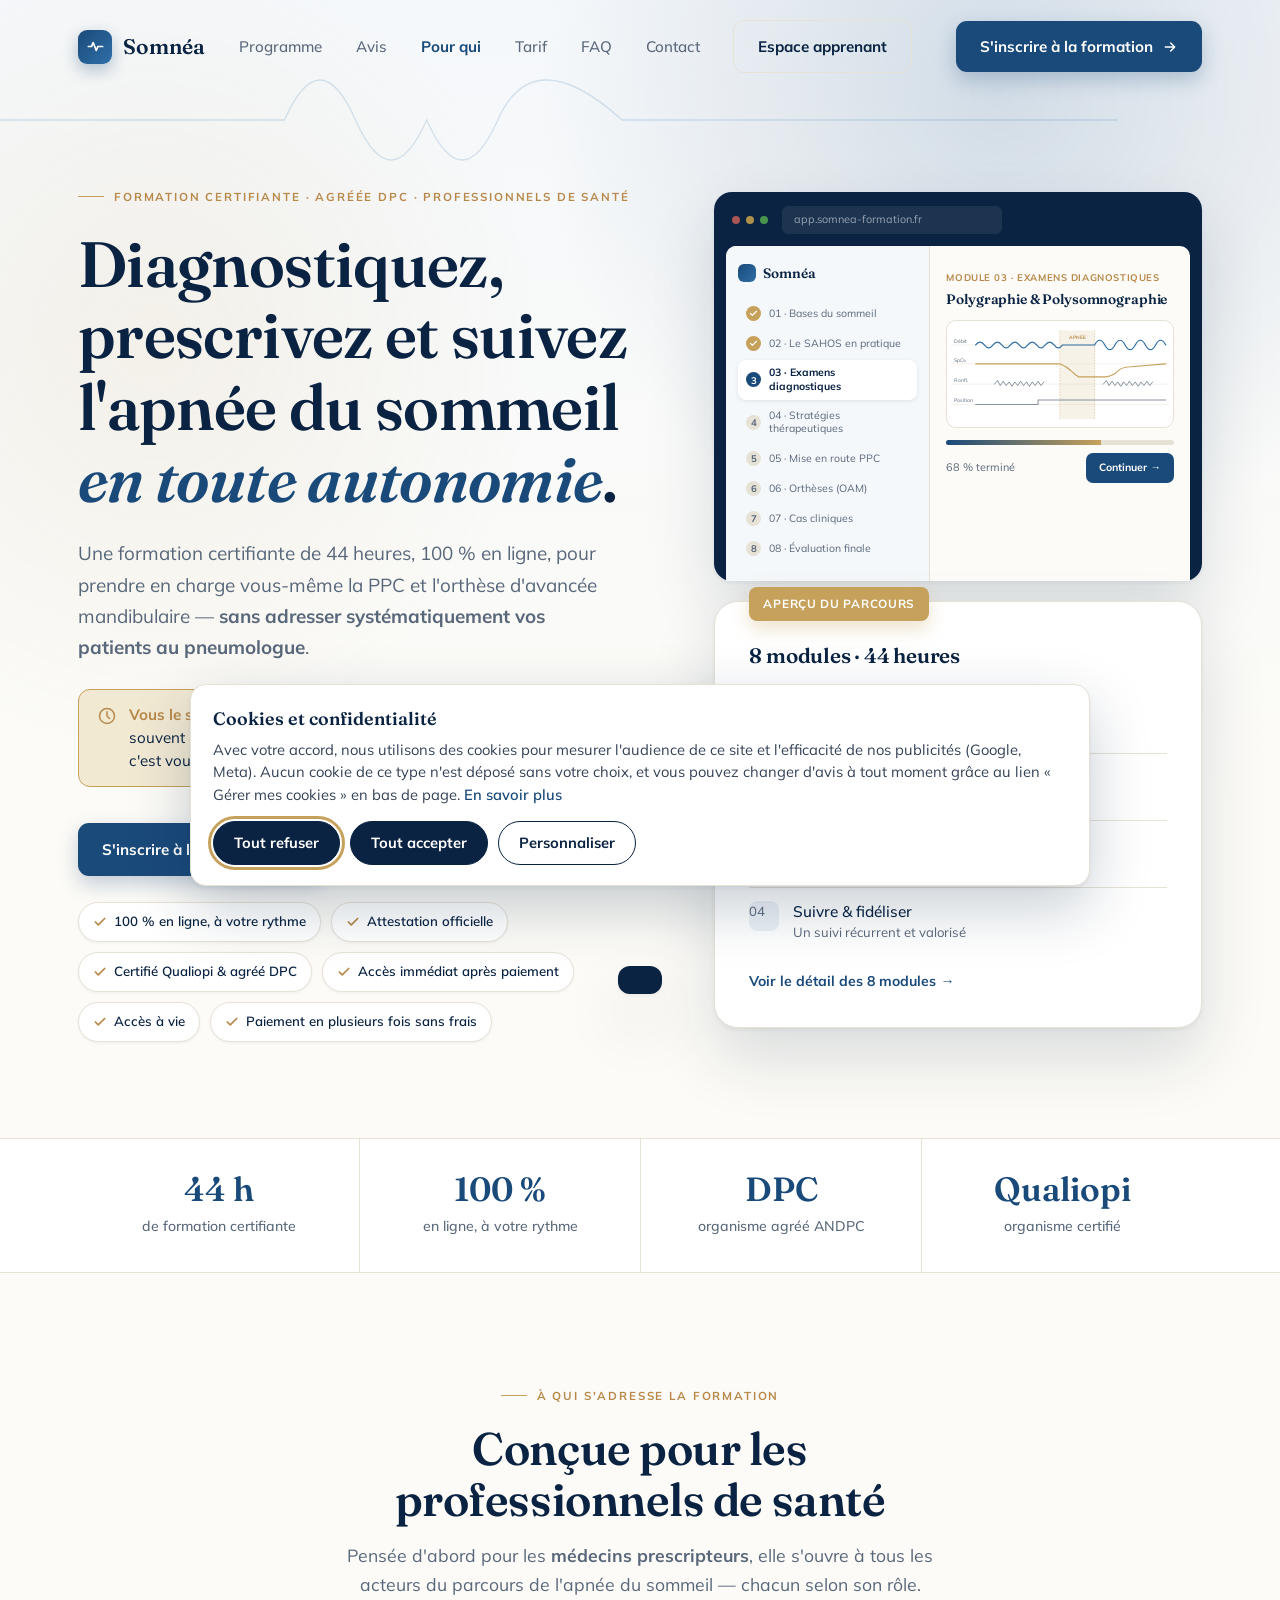
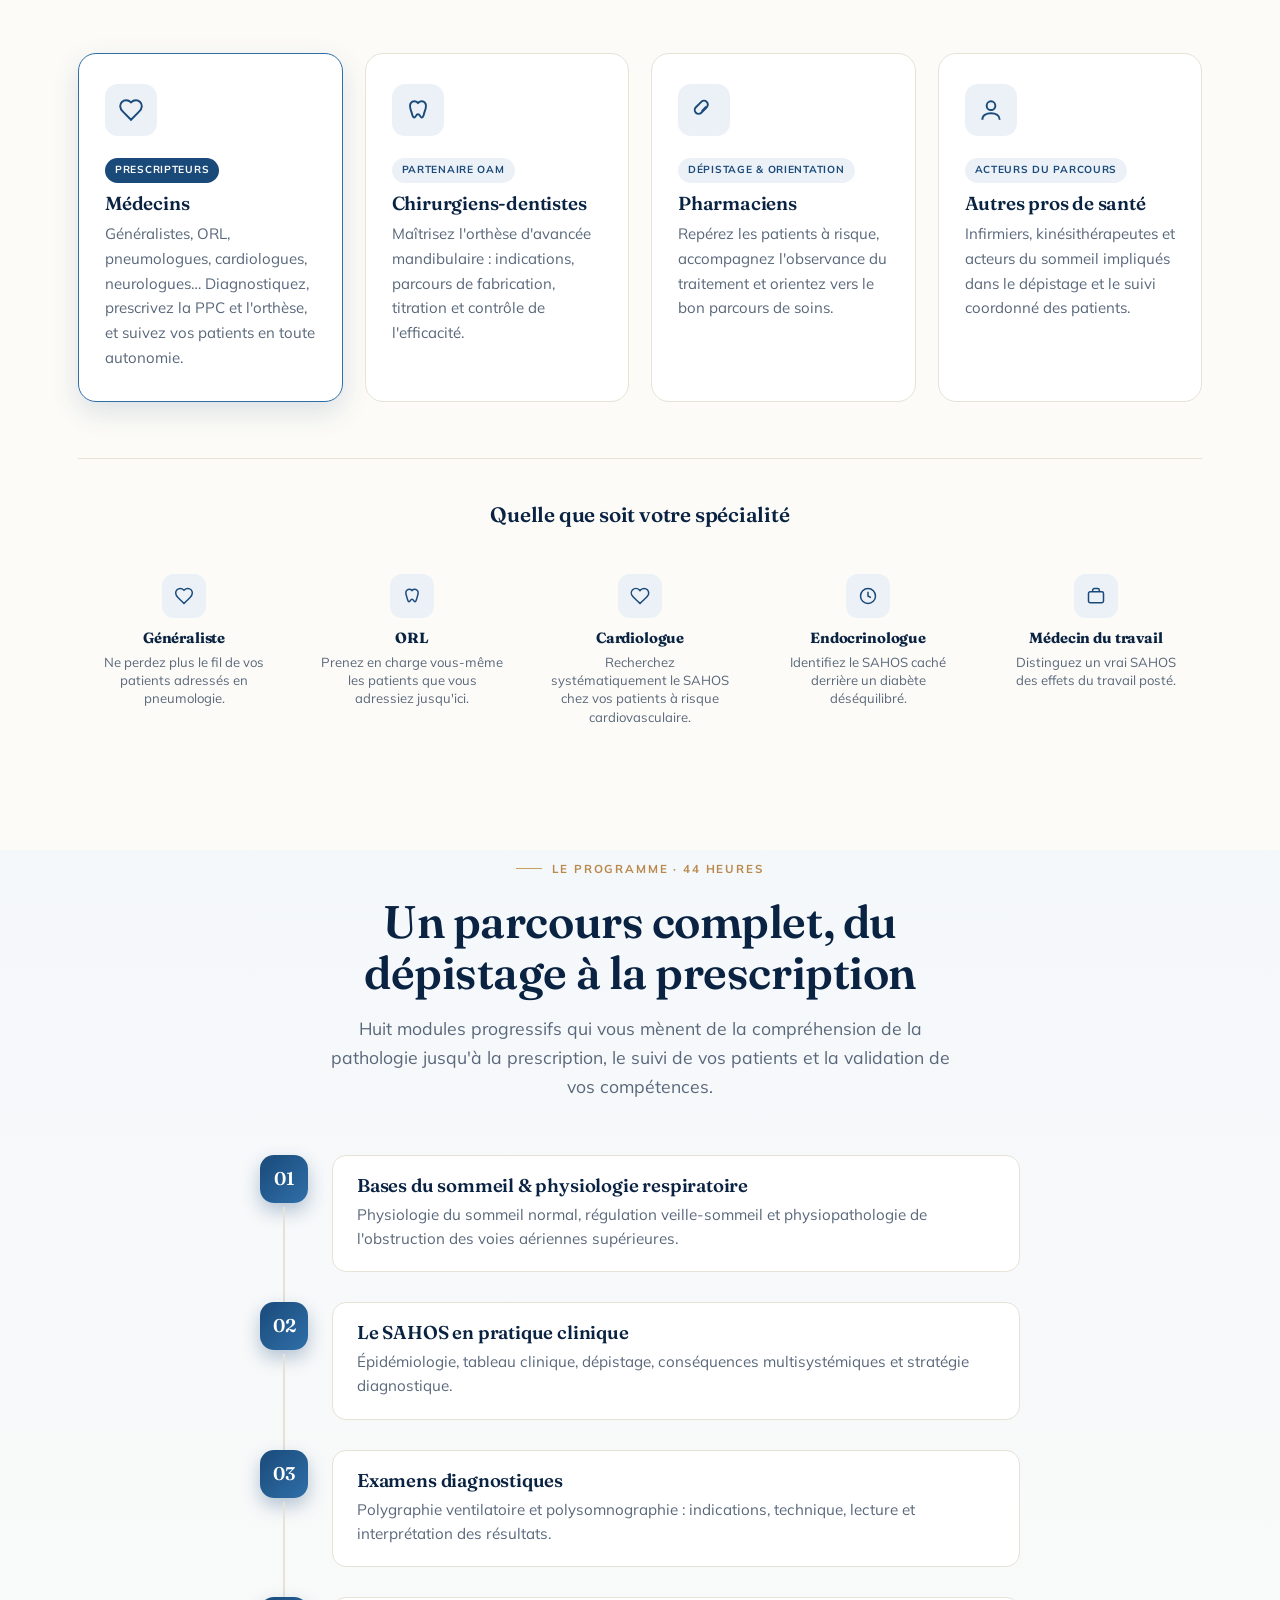
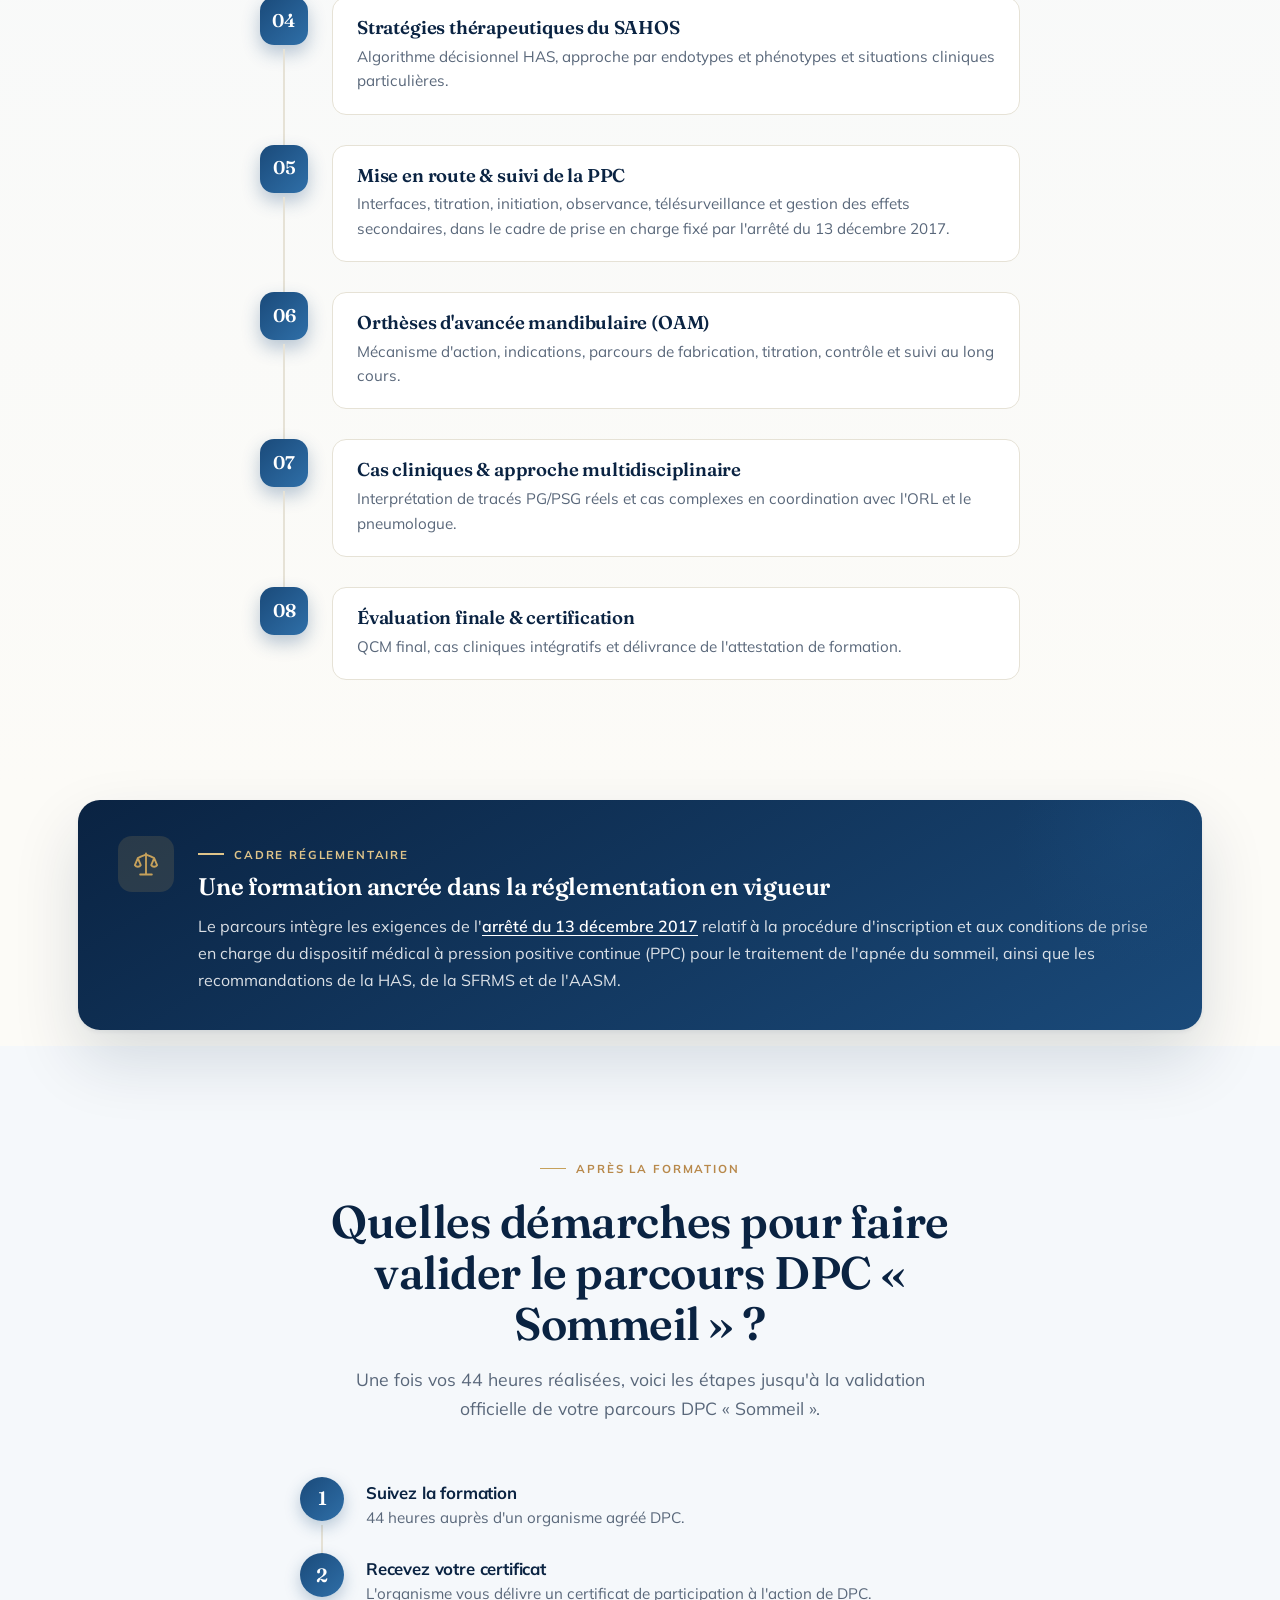
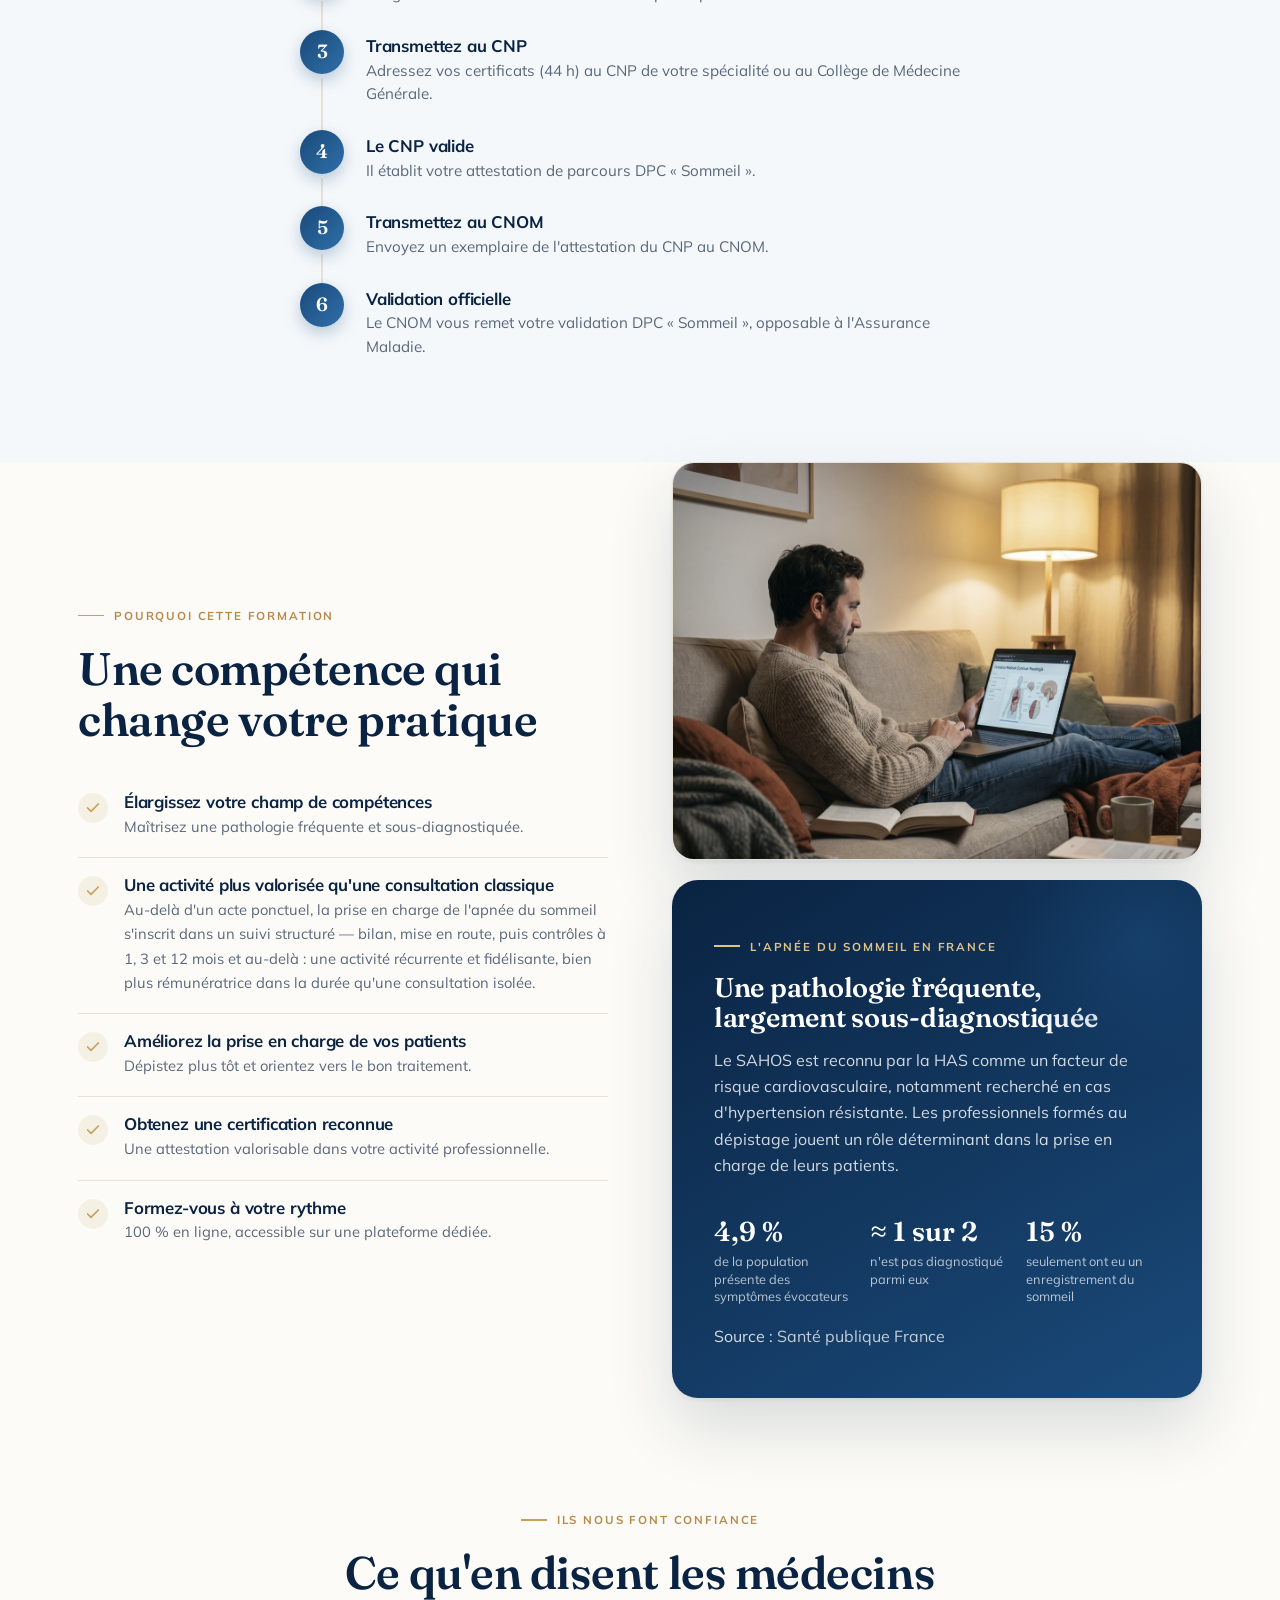
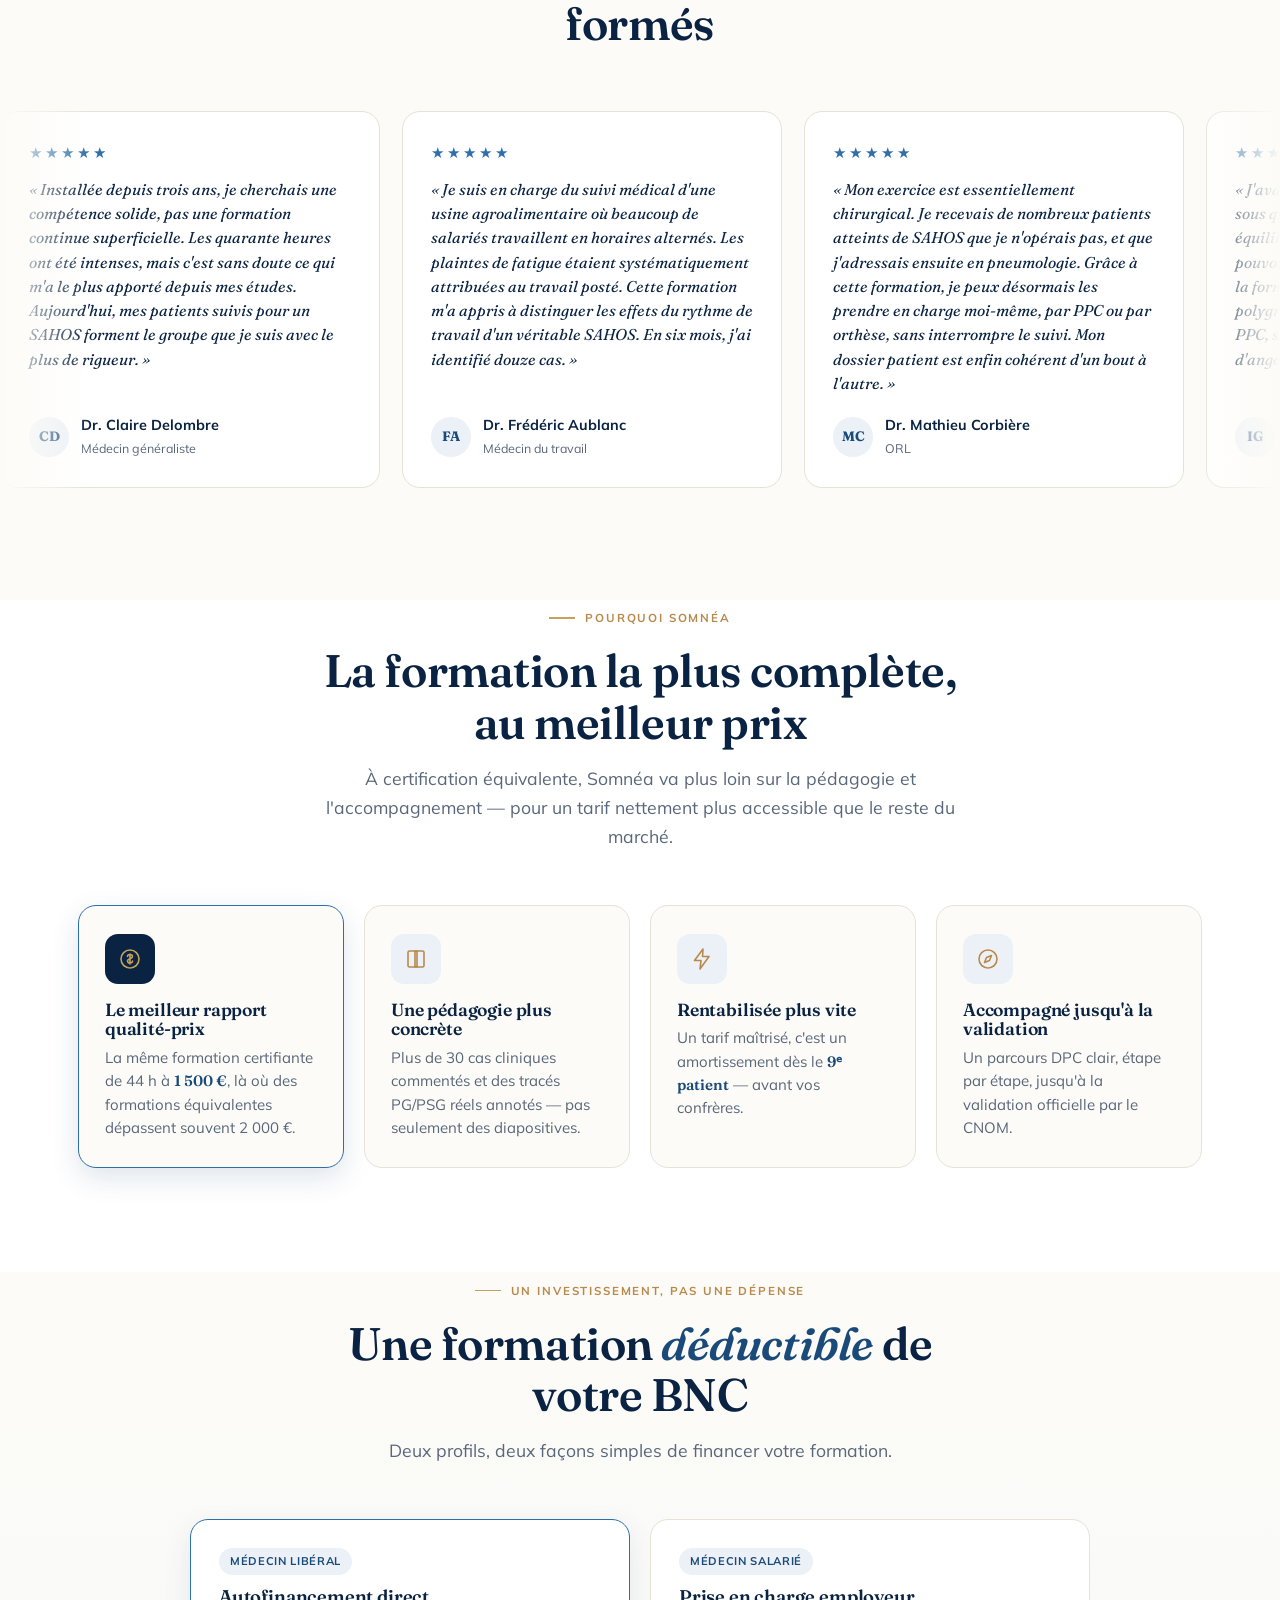
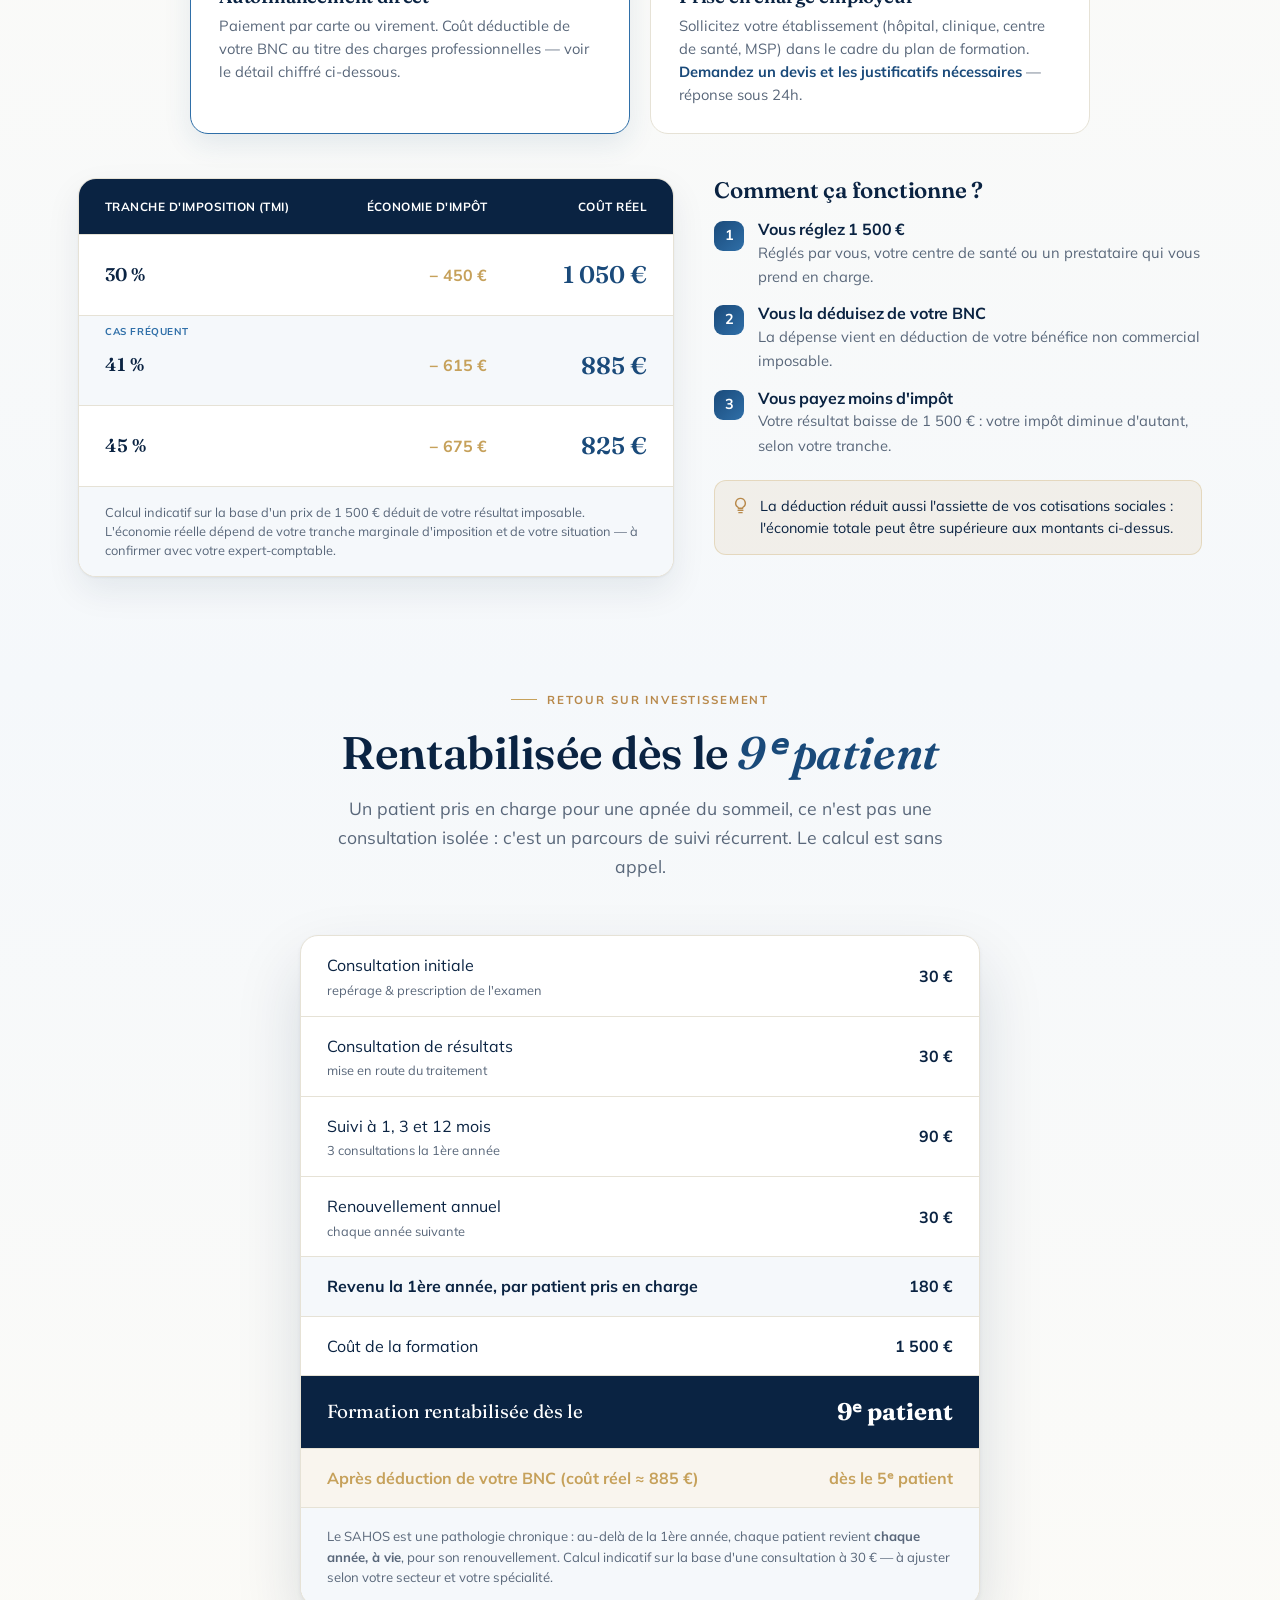
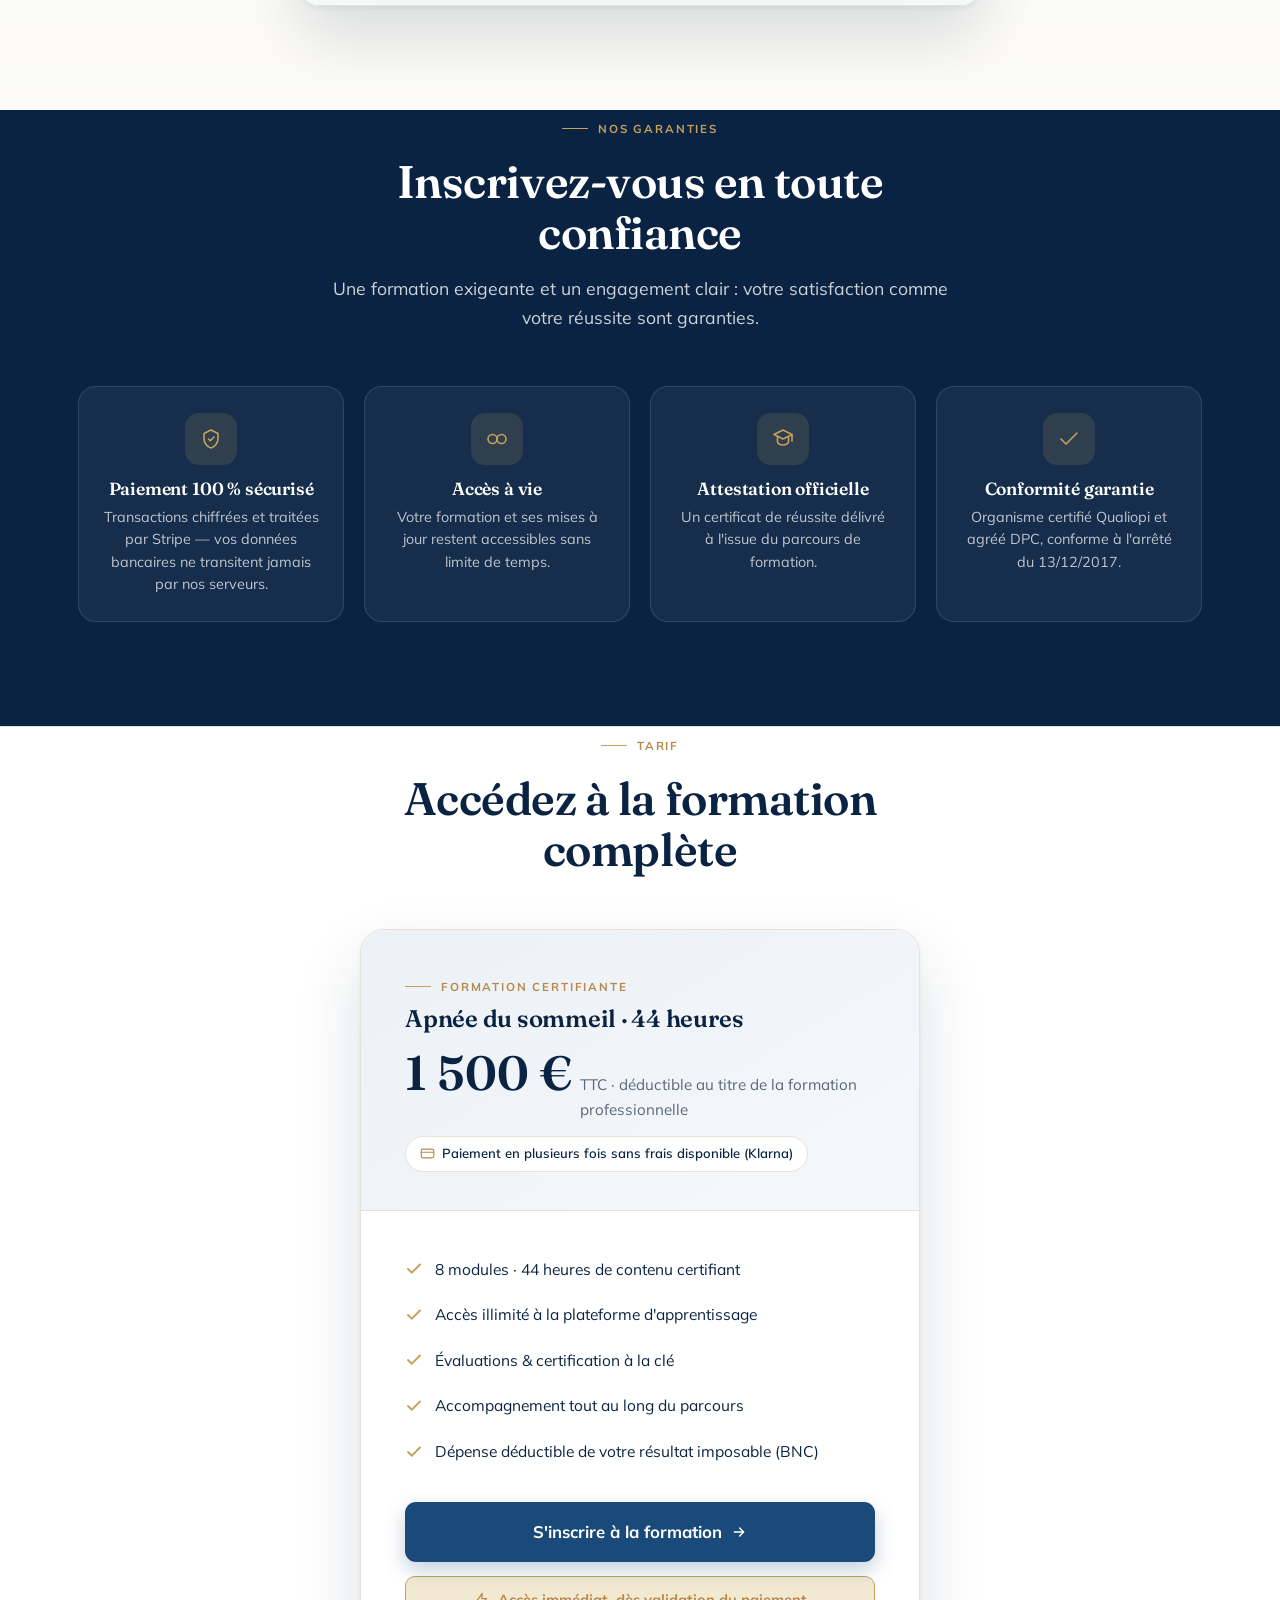
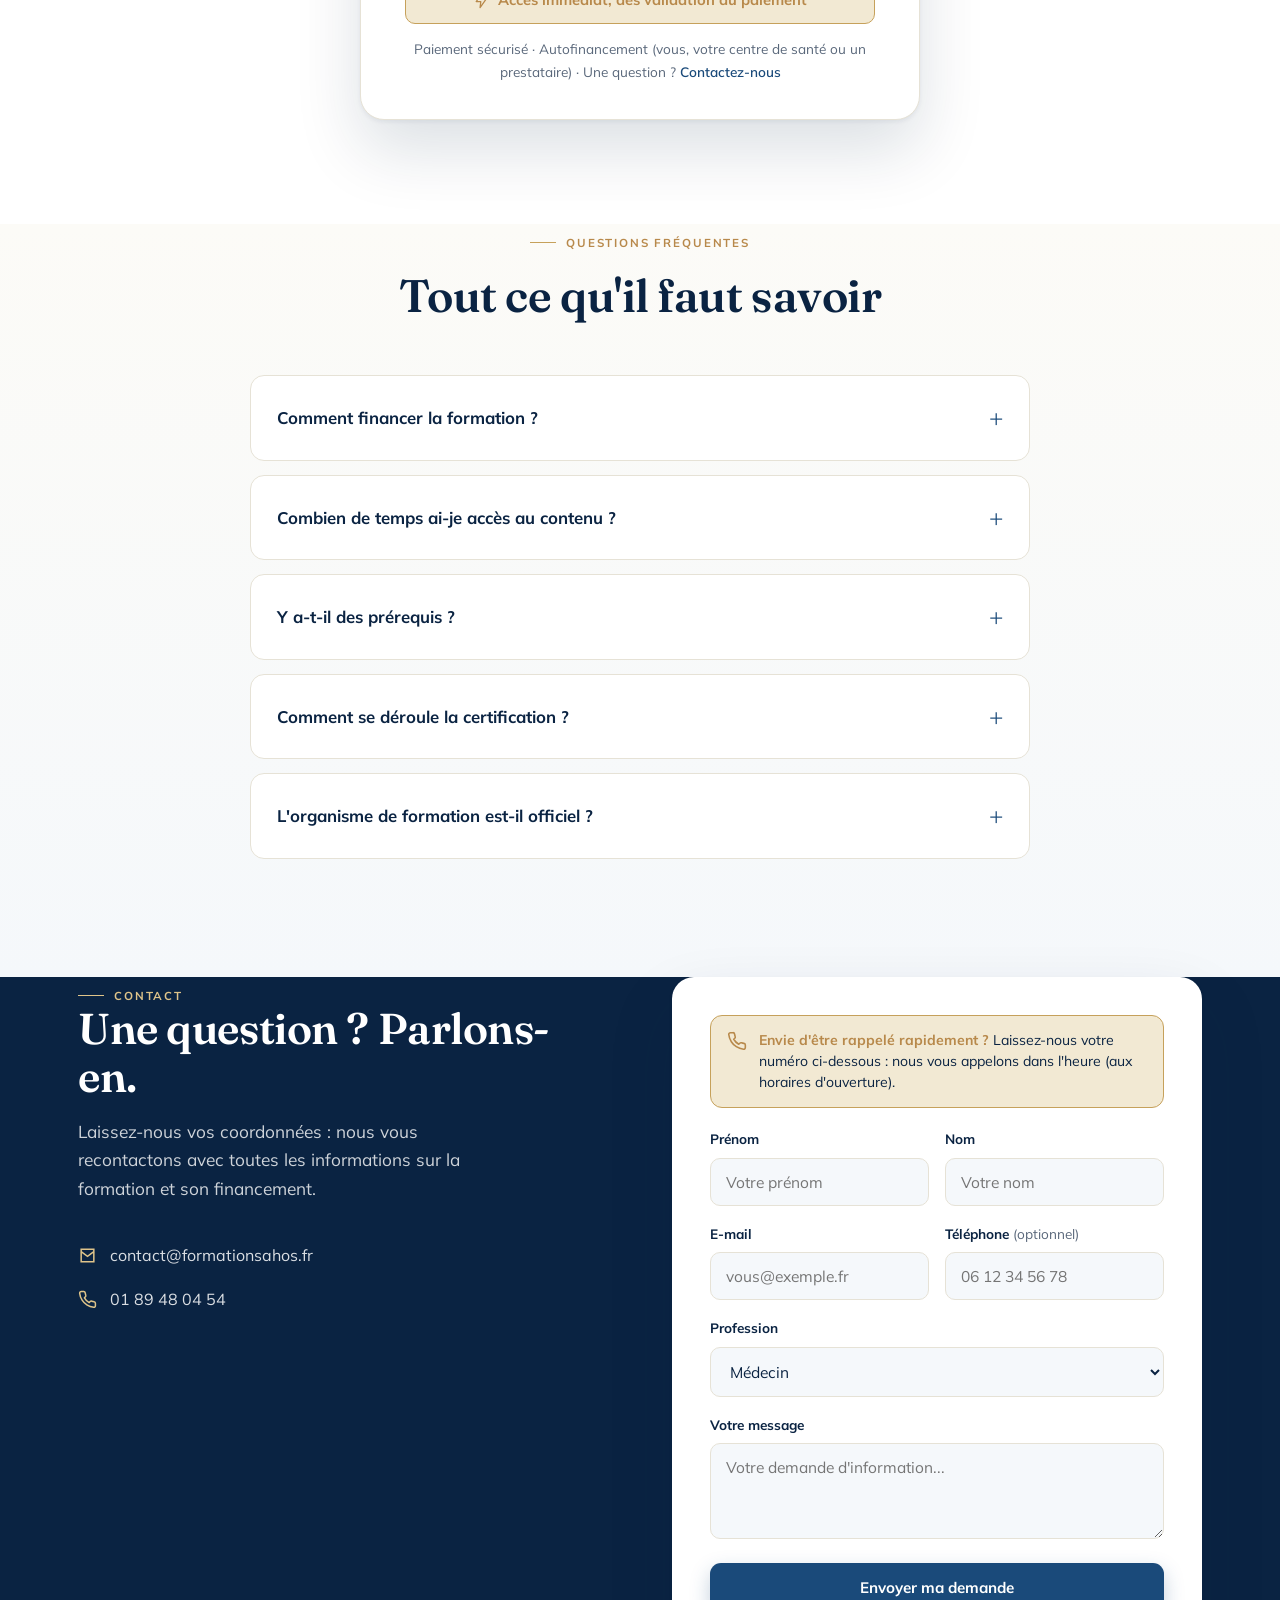
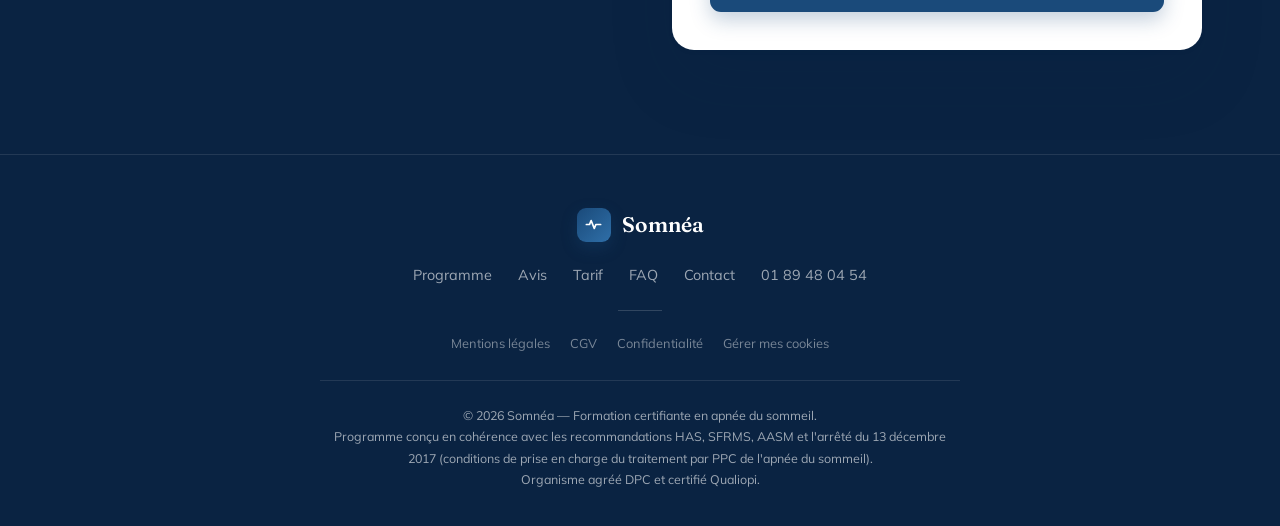
<file: index.html>
<!DOCTYPE html>
<html lang="fr">
<head>
<meta charset="UTF-8">
<!-- Consentement (Google Consent Mode v2) : tout est refusé tant que le visiteur n'a pas choisi -->
<script>
window.dataLayer=window.dataLayer||[];function gtag(){dataLayer.push(arguments);}
gtag('consent','default',{ad_storage:'denied',ad_user_data:'denied',ad_personalization:'denied',analytics_storage:'denied',wait_for_update:500});
try{var c=JSON.parse(localStorage.getItem('somnea_consent_v1')||'null');if(c&&Date.now()-c.ts<15552000000){var a=c.ads?'granted':'denied';gtag('consent','update',{analytics_storage:c.analytics?'granted':'denied',ad_storage:a,ad_user_data:a,ad_personalization:a});}}catch(e){}
</script>
<!-- Google Tag Manager -->
<script>(function(w,d,s,l,i){w[l]=w[l]||[];w[l].push({'gtm.start':
new Date().getTime(),event:'gtm.js'});var f=d.getElementsByTagName(s)[0],
j=d.createElement(s),dl=l!='dataLayer'?'&l='+l:'';j.async=true;j.src=
'https://www.googletagmanager.com/gtm.js?id='+i+dl;f.parentNode.insertBefore(j,f);
})(window,document,'script','dataLayer','GTM-WKT38CDW');</script>
<!-- End Google Tag Manager -->
<meta name="viewport" content="width=device-width, initial-scale=1.0">
<title>Formation validante pour la prise en charge du SAHOS</title>
<meta name="description" content="Formation 100% e-learning de 44 heures pour devenir prescripteur PPC et OAM. Certifiante et Conforme HAS, SFRMS, AASM, arrêté du 13 décembre 2017. ANDPC.">
<link rel="canonical" href="https://formationsahos.fr/">
<link rel="icon" href="favicon.svg" type="image/svg+xml">
<link rel="icon" href="favicon.ico" sizes="any">
<link rel="icon" href="images/somnea-icon-512.png" sizes="512x512" type="image/png">
<link rel="apple-touch-icon" href="apple-touch-icon.png">
<meta property="og:type" content="website">
<meta property="og:url" content="https://formationsahos.fr/">
<meta property="og:title" content="Formation validante pour la prise en charge du SAHOS">
<meta property="og:description" content="Formation 100% e-learning de 44 heures pour devenir prescripteur PPC et OAM. Certifiante et Conforme HAS, SFRMS, AASM, arrêté du 13 décembre 2017. ANDPC.">
<meta property="og:image" content="https://formationsahos.fr/images/somnea-wordmark.png">
<meta name="twitter:card" content="summary_large_image">
<meta name="twitter:title" content="Formation validante pour la prise en charge du SAHOS">
<meta name="twitter:description" content="Formation 100% e-learning de 44 heures pour devenir prescripteur PPC et OAM. Certifiante et Conforme HAS, SFRMS, AASM, arrêté du 13 décembre 2017. ANDPC.">
<meta name="twitter:image" content="https://formationsahos.fr/images/somnea-wordmark.png">
<link rel="preconnect" href="https://fonts.googleapis.com">
<link rel="preconnect" href="https://fonts.gstatic.com" crossorigin>
<link href="https://fonts.googleapis.com/css2?family=Fraunces:opsz,wght@9..144,400;9..144,500;9..144,600;9..144,700&family=Mulish:wght@300;400;500;600;700&display=swap" rel="stylesheet">
<link rel="stylesheet" href="site.css?v=6">
<script type="application/ld+json">
{
  "@context": "https://schema.org",
  "@type": "EducationalOrganization",
  "name": "Somnéa",
  "legalName": "Nova Learning",
  "url": "https://formationsahos.fr/",
  "logo": "https://formationsahos.fr/images/somnea-icon-512.png",
  "image": "https://formationsahos.fr/images/somnea-wordmark.png",
  "description": "Formation certifiante 100% e-learning de 44 heures pour devenir prescripteur autonome de la PPC et de l'orthèse d'avancée mandibulaire dans la prise en charge du SAHOS.",
  "email": "contact@formationsahos.fr",
  "address": {
    "@type": "PostalAddress",
    "streetAddress": "56 Boulevard Sadi Carnot",
    "postalCode": "95880",
    "addressLocality": "Enghien-les-Bains",
    "addressCountry": "FR"
  }
}
</script>
<link rel="stylesheet" href="consent.css">
</head>
<body>
<!-- Google Tag Manager (noscript) -->
<noscript><iframe src="https://www.googletagmanager.com/ns.html?id=GTM-WKT38CDW"
height="0" width="0" style="display:none;visibility:hidden"></iframe></noscript>
<!-- End Google Tag Manager (noscript) -->

<!-- HEADER -->
<header id="header">
  <div class="wrap nav">
    <a href="#" class="logo">
      <span class="mark">
        <svg viewBox="0 0 24 24" fill="none" stroke="#fff" stroke-width="2.2" stroke-linecap="round" stroke-linejoin="round"><path d="M3 12h4l2-5 4 10 2-5h6"/></svg>
      </span>
      Somnéa
    </a>
    <nav class="nav-links">
      <a href="programme">Programme</a>
      <a href="avis">Avis</a>
      <a href="#pourqui">Pour qui</a>
      <a href="tarif">Tarif</a>
      <a href="faq">FAQ</a>
      <a href="contact">Contact</a>
      <a href="https://espace.formationsahos.fr" target="_blank" rel="noopener" class="btn btn-ghost nav-learner-mobile">Espace apprenant</a>
      <a href="https://buy.stripe.com/00w6oGfQMgUlgfi63p4ow00" target="_blank" rel="noopener" class="btn btn-primary nav-cta-mobile">S'inscrire à la formation</a>
    </nav>
    <a href="https://espace.formationsahos.fr" target="_blank" rel="noopener" class="btn btn-ghost nav-learner-desktop">Espace apprenant</a>
    <a href="https://buy.stripe.com/00w6oGfQMgUlgfi63p4ow00" target="_blank" rel="noopener" class="btn btn-primary">
      S'inscrire à la formation
      <svg viewBox="0 0 24 24" fill="none" stroke="currentColor" stroke-width="2.2" stroke-linecap="round" stroke-linejoin="round"><path d="M5 12h14M13 6l6 6-6 6"/></svg>
    </a>
    <button class="nav-toggle" id="navToggle" aria-label="Menu" aria-expanded="false">
      <svg class="ic-menu" viewBox="0 0 24 24" fill="none" stroke="currentColor" stroke-width="2.2" stroke-linecap="round" stroke-linejoin="round"><path d="M3 6h18M3 12h18M3 18h18"/></svg>
      <svg class="ic-close" viewBox="0 0 24 24" fill="none" stroke="currentColor" stroke-width="2.2" stroke-linecap="round" stroke-linejoin="round"><path d="M6 6l12 12M18 6L6 18"/></svg>
    </button>
  </div>
  <div class="nav-overlay" id="navOverlay"></div>
</header>

<!-- HERO -->
<section class="hero">
  <div class="hero-bg"></div>
  <svg class="breath" viewBox="0 0 1440 240" preserveAspectRatio="none">
    <path d="M0,120 Q120,120 180,120 T320,120 Q360,40 400,120 T480,120 Q520,200 560,120 T700,120 Q760,120 1440,120"/>
  </svg>
  <div class="wrap hero-grid">
    <div>
      <span class="eyebrow reveal">Formation certifiante · Agréée DPC · Professionnels de santé</span>
      <h1 class="reveal" data-d="1">Diagnostiquez, prescrivez et suivez l'apnée du sommeil <em>en toute autonomie</em>.</h1>
      <p class="lead reveal" data-d="2">Une formation certifiante de 44 heures, 100&nbsp;% en ligne, pour prendre en charge vous-même la PPC et l'orthèse d'avancée mandibulaire — <strong>sans adresser systématiquement vos patients au pneumologue</strong>.</p>
      <div class="hero-urgency reveal" data-d="2">
        <svg viewBox="0 0 24 24" fill="none" stroke="currentColor" stroke-width="1.8" stroke-linecap="round" stroke-linejoin="round"><circle cx="12" cy="12" r="9"/><path d="M12 7v5l3 3"/></svg>
        <p><strong>Vous le savez déjà :</strong> un rendez-vous en centre du sommeil, c'est souvent plusieurs mois d'attente pour votre patient. Une fois formé, c'est vous qui dépistez, diagnostiquez et traitez — sans ce délai.</p>
      </div>
      <div class="hero-cta reveal" data-d="3">
        <a href="https://buy.stripe.com/00w6oGfQMgUlgfi63p4ow00" target="_blank" rel="noopener" class="btn btn-primary">
          S'inscrire à la formation
          <svg viewBox="0 0 24 24" fill="none" stroke="currentColor" stroke-width="2.2" stroke-linecap="round" stroke-linejoin="round"><path d="M5 12h14M13 6l6 6-6 6"/></svg>
        </a>
        <a href="contact" class="btn btn-ghost">Demander des informations</a>
      </div>
      <div class="hero-chips reveal" data-d="4">
        <span class="hero-chip"><svg viewBox="0 0 24 24" fill="none" stroke="currentColor" stroke-width="3" stroke-linecap="round" stroke-linejoin="round"><path d="M20 6L9 17l-5-5"/></svg>100&nbsp;% en ligne, à votre rythme</span>
        <span class="hero-chip"><svg viewBox="0 0 24 24" fill="none" stroke="currentColor" stroke-width="3" stroke-linecap="round" stroke-linejoin="round"><path d="M20 6L9 17l-5-5"/></svg>Attestation officielle</span>
        <span class="hero-chip"><svg viewBox="0 0 24 24" fill="none" stroke="currentColor" stroke-width="3" stroke-linecap="round" stroke-linejoin="round"><path d="M20 6L9 17l-5-5"/></svg>Certifié Qualiopi &amp; agréé DPC</span>
        <span class="hero-chip"><svg viewBox="0 0 24 24" fill="none" stroke="currentColor" stroke-width="3" stroke-linecap="round" stroke-linejoin="round"><path d="M20 6L9 17l-5-5"/></svg>Accès immédiat après paiement</span>
        <span class="hero-chip"><svg viewBox="0 0 24 24" fill="none" stroke="currentColor" stroke-width="3" stroke-linecap="round" stroke-linejoin="round"><path d="M20 6L9 17l-5-5"/></svg>Accès à vie</span>
        <span class="hero-chip"><svg viewBox="0 0 24 24" fill="none" stroke="currentColor" stroke-width="3" stroke-linecap="round" stroke-linejoin="round"><path d="M20 6L9 17l-5-5"/></svg>Paiement en plusieurs fois sans frais</span>
      </div>
    </div>
    <div class="hero-visual reveal" data-d="2">
      <div class="platform-mockup">
        <div class="mockup-chrome">
          <span class="mockup-dot" style="background:#ED6A5E"></span>
          <span class="mockup-dot" style="background:#F4BF4F"></span>
          <span class="mockup-dot" style="background:#61C454"></span>
          <span class="mockup-url">app.somnea-formation.fr</span>
        </div>
        <div class="mockup-screen">
          <div class="mockup-sidebar">
            <div class="mockup-brand"><span class="dot"></span>Somnéa</div>
            <div class="mockup-mod"><span class="mockup-check done"><svg viewBox="0 0 24 24" fill="none" stroke="currentColor" stroke-width="3" stroke-linecap="round" stroke-linejoin="round"><path d="M20 6L9 17l-5-5"/></svg></span>01 · Bases du sommeil</div>
            <div class="mockup-mod"><span class="mockup-check done"><svg viewBox="0 0 24 24" fill="none" stroke="currentColor" stroke-width="3" stroke-linecap="round" stroke-linejoin="round"><path d="M20 6L9 17l-5-5"/></svg></span>02 · Le SAHOS en pratique</div>
            <div class="mockup-mod active"><span class="mockup-check active">3</span>03 · Examens diagnostiques</div>
            <div class="mockup-mod"><span class="mockup-check todo">4</span>04 · Stratégies thérapeutiques</div>
            <div class="mockup-mod"><span class="mockup-check todo">5</span>05 · Mise en route PPC</div>
            <div class="mockup-mod"><span class="mockup-check todo">6</span>06 · Orthèses (OAM)</div>
            <div class="mockup-mod"><span class="mockup-check todo">7</span>07 · Cas cliniques</div>
            <div class="mockup-mod"><span class="mockup-check todo">8</span>08 · Évaluation finale</div>
          </div>
          <div class="mockup-main">
            <span class="mockup-eyebrow">Module 03 · Examens diagnostiques</span>
            <h4>Polygraphie &amp; Polysomnographie</h4>
            <div class="mockup-trace">
              <svg viewBox="0 0 300 128" preserveAspectRatio="none">
                <line x1="0" y1="22" x2="300" y2="22" stroke="#E6E2D6" stroke-width=".6"/>
                <line x1="0" y1="48" x2="300" y2="48" stroke="#E6E2D6" stroke-width=".6"/>
                <line x1="0" y1="76" x2="300" y2="76" stroke="#E6E2D6" stroke-width=".6"/>
                <line x1="0" y1="104" x2="300" y2="104" stroke="#E6E2D6" stroke-width=".6"/>
                <rect x="150" y="2" width="48" height="122" fill="#C6A15B" opacity=".14"/>
                <line x1="150" y1="2" x2="150" y2="124" stroke="#C6A15B" stroke-width="1" stroke-dasharray="2 2" opacity=".6"/>
                <line x1="198" y1="2" x2="198" y2="124" stroke="#C6A15B" stroke-width="1" stroke-dasharray="2 2" opacity=".6"/>
                <text x="174" y="14" text-anchor="middle" font-family="Mulish, sans-serif" font-size="6.5" font-weight="700" fill="#B8894B">APNÉE</text>
                <text x="4" y="19" font-family="Mulish, sans-serif" font-size="7" fill="#59677A">Débit</text>
                <path d="M34,22 q6,-8 12,0 t12,0 t12,0 t12,0 t12,0 t12,0 t12,0 t12,0 t12,0 t12,0 L198,22 q7,-13 14,0 t14,0 t14,0 t14,0 t14,0 t14,0 t14,0" fill="none" stroke="#2F6FA8" stroke-width="1.6" stroke-linecap="round"/>
                <text x="4" y="45" font-family="Mulish, sans-serif" font-size="7" fill="#59677A">SpO₂</text>
                <path d="M34,48 L150,48 q10,4 16,10 t10,8 L214,66 q10,-2 16,-8 t18,-6 L296,48" fill="none" stroke="#C6A15B" stroke-width="1.6" stroke-linecap="round"/>
                <text x="4" y="73" font-family="Mulish, sans-serif" font-size="7" fill="#59677A">Ronfl.</text>
                <path d="M60,76 l4,-5 4,7 4,-6 4,6 4,-5 4,6 4,-6 4,5 4,-6 4,6 4,-5 4,6 4,-6 4,5 4,-6 4,6 4,-5 M210,76 l4,-5 4,7 4,-6 4,6 4,-5 4,6 4,-6 4,5 4,-6 4,6 4,-5 4,6 4,-6 4,5 4,-6 4,6 4,-5" fill="none" stroke="#0A2342" stroke-width="1.3" stroke-linecap="round" opacity=".5"/>
                <text x="4" y="101" font-family="Mulish, sans-serif" font-size="7" fill="#59677A">Position</text>
                <path d="M34,104 L120,104 L120,98 L296,98" fill="none" stroke="#59677A" stroke-width="1.4" stroke-linecap="round" stroke-linejoin="round" opacity=".7"/>
              </svg>
            </div>
            <div class="mockup-progress-track"><div class="mockup-progress-fill"></div></div>
            <div class="mockup-progress-row"><span>68 % terminé</span><span class="mockup-btn">Continuer →</span></div>
          </div>
        </div>
      </div>
      <div class="hero-card">
        <span class="tag">Aperçu du parcours</span>
        <h3>8 modules · 44 heures</h3>
        <div class="module-row"><span class="module-num">01</span><p>Comprendre &amp; dépister<span>Repérer les patients à risque</span></p></div>
        <div class="module-row"><span class="module-num">02</span><p>Diagnostiquer<span>Polygraphie &amp; polysomnographie</span></p></div>
        <div class="module-row"><span class="module-num">03</span><p>Traiter<span>PPC &amp; orthèse d'avancée mandibulaire</span></p></div>
        <div class="module-row"><span class="module-num">04</span><p>Suivre &amp; fidéliser<span>Un suivi récurrent et valorisé</span></p></div>
        <a href="programme" class="hero-card-link">Voir le détail des 8 modules →</a>
      </div>
    </div>
  </div>
</section>

<!-- TRUST -->
<div class="trust">
  <div class="wrap">
    <div class="trust-item reveal"><div class="num">44 h</div><div class="lbl">de formation certifiante</div></div>
    <div class="trust-item reveal" data-d="1"><div class="num">100 %</div><div class="lbl">en ligne, à votre rythme</div></div>
    <div class="trust-item reveal" data-d="2"><div class="num">DPC</div><div class="lbl">organisme agréé ANDPC</div></div>
    <div class="trust-item reveal" data-d="3"><div class="num">Qualiopi</div><div class="lbl">organisme certifié</div></div>
  </div>
</div>

<!-- POUR QUI -->
<section class="block" id="pourqui">
  <div class="wrap">
    <div class="sec-head center reveal">
      <span class="eyebrow">À qui s'adresse la formation</span>
      <h2>Conçue pour les professionnels de santé</h2>
      <p>Pensée d'abord pour les <strong>médecins prescripteurs</strong>, elle s'ouvre à tous les acteurs du parcours de l'apnée du sommeil — chacun selon son rôle.</p>
    </div>
    <div class="cards">
      <div class="card primary reveal">
        <div class="ico"><svg viewBox="0 0 24 24" fill="none" stroke="currentColor" stroke-width="1.8"><path d="M19 14c1.49-1.46 3-3.21 3-5.5A5.5 5.5 0 0016.5 3c-1.76 0-3 .5-4.5 2-1.5-1.5-2.74-2-4.5-2A5.5 5.5 0 002 8.5c0 2.29 1.51 4.04 3 5.5l7 7 7-7z"/></svg></div>
        <span class="card-tag">Prescripteurs</span>
        <h3>Médecins</h3>
        <p>Généralistes, ORL, pneumologues, cardiologues, neurologues… Diagnostiquez, prescrivez la PPC et l'orthèse, et suivez vos patients en toute autonomie.</p>
      </div>
      <div class="card reveal" data-d="1">
        <div class="ico"><svg viewBox="0 0 24 24" fill="none" stroke="currentColor" stroke-width="1.8"><path d="M12 5.5c-2-2-5-2-6.5 0C4 7 4.5 10 6 14c.8 2.2 1 5 2.5 5s1.5-3 3.5-3 2 3 3.5 3 1.7-2.8 2.5-5c1.5-4 2-7 .5-8.5-1.5-2-4.5-2-6.5 0z"/></svg></div>
        <span class="card-tag">Partenaire OAM</span>
        <h3>Chirurgiens-dentistes</h3>
        <p>Maîtrisez l'orthèse d'avancée mandibulaire : indications, parcours de fabrication, titration et contrôle de l'efficacité.</p>
      </div>
      <div class="card reveal" data-d="2">
        <div class="ico"><svg viewBox="0 0 24 24" fill="none" stroke="currentColor" stroke-width="1.8"><path d="M4.5 9.5L9.5 4.5a3.5 3.5 0 015 5l-5 5a3.5 3.5 0 01-5-5z"/><path d="M14 9l-4 4"/></svg></div>
        <span class="card-tag">Dépistage &amp; orientation</span>
        <h3>Pharmaciens</h3>
        <p>Repérez les patients à risque, accompagnez l'observance du traitement et orientez vers le bon parcours de soins.</p>
      </div>
      <div class="card reveal" data-d="3">
        <div class="ico"><svg viewBox="0 0 24 24" fill="none" stroke="currentColor" stroke-width="1.8"><circle cx="12" cy="8" r="4"/><path d="M4 21c0-4 3.5-6 8-6s8 2 8 6"/></svg></div>
        <span class="card-tag">Acteurs du parcours</span>
        <h3>Autres pros de santé</h3>
        <p>Infirmiers, kinésithérapeutes et acteurs du sommeil impliqués dans le dépistage et le suivi coordonné des patients.</p>
      </div>
    </div>

    <div class="specialty-row">
      <h3 class="reveal">Quelle que soit votre spécialité</h3>
      <div class="specialty-grid">
        <div class="specialty-item reveal">
          <div class="sp-ico"><svg viewBox="0 0 24 24" fill="none" stroke="currentColor" stroke-width="1.8"><path d="M19 14c1.49-1.46 3-3.21 3-5.5A5.5 5.5 0 0016.5 3c-1.76 0-3 .5-4.5 2-1.5-1.5-2.74-2-4.5-2A5.5 5.5 0 002 8.5c0 2.29 1.51 4.04 3 5.5l7 7 7-7z"/></svg></div>
          <h4>Généraliste</h4>
          <p>Ne perdez plus le fil de vos patients adressés en pneumologie.</p>
        </div>
        <div class="specialty-item reveal" data-d="1">
          <div class="sp-ico"><svg viewBox="0 0 24 24" fill="none" stroke="currentColor" stroke-width="1.8"><path d="M12 5.5c-2-2-5-2-6.5 0C4 7 4.5 10 6 14c.8 2.2 1 5 2.5 5s1.5-3 3.5-3 2 3 3.5 3 1.7-2.8 2.5-5c1.5-4 2-7 .5-8.5-1.5-2-4.5-2-6.5 0z"/></svg></div>
          <h4>ORL</h4>
          <p>Prenez en charge vous-même les patients que vous adressiez jusqu'ici.</p>
        </div>
        <div class="specialty-item reveal" data-d="2">
          <div class="sp-ico"><svg viewBox="0 0 24 24" fill="none" stroke="currentColor" stroke-width="1.8"><path d="M20.8 4.6a5.5 5.5 0 00-7.8 0L12 5.6l-1-1a5.5 5.5 0 00-7.8 7.8l1 1L12 21l7.8-7.6 1-1a5.5 5.5 0 000-7.8z"/></svg></div>
          <h4>Cardiologue</h4>
          <p>Recherchez systématiquement le SAHOS chez vos patients à risque cardiovasculaire.</p>
        </div>
        <div class="specialty-item reveal" data-d="3">
          <div class="sp-ico"><svg viewBox="0 0 24 24" fill="none" stroke="currentColor" stroke-width="1.8"><circle cx="12" cy="12" r="9"/><path d="M12 7v5l3.5 2"/></svg></div>
          <h4>Endocrinologue</h4>
          <p>Identifiez le SAHOS caché derrière un diabète déséquilibré.</p>
        </div>
        <div class="specialty-item reveal" data-d="4">
          <div class="sp-ico"><svg viewBox="0 0 24 24" fill="none" stroke="currentColor" stroke-width="1.8"><rect x="3" y="7" width="18" height="13" rx="2"/><path d="M8 7V5a2 2 0 012-2h4a2 2 0 012 2v2"/></svg></div>
          <h4>Médecin du travail</h4>
          <p>Distinguez un vrai SAHOS des effets du travail posté.</p>
        </div>
      </div>
    </div>
  </div>
</section>

<!-- PROGRAMME -->
<section class="block prog" id="programme">
  <div class="wrap">
    <div class="sec-head center reveal">
      <span class="eyebrow">Le programme · 44 heures</span>
      <h2>Un parcours complet, du dépistage à la prescription</h2>
      <p>Huit modules progressifs qui vous mènent de la compréhension de la pathologie jusqu'à la prescription, le suivi de vos patients et la validation de vos compétences.</p>
    </div>
    <div class="timeline">
      <div class="tl-item reveal"><div class="tl-marker"><span>01</span></div><div class="tl-content"><h3>Bases du sommeil &amp; physiologie respiratoire</h3><p>Physiologie du sommeil normal, régulation veille-sommeil et physiopathologie de l'obstruction des voies aériennes supérieures.</p></div></div>
      <div class="tl-item reveal"><div class="tl-marker"><span>02</span></div><div class="tl-content"><h3>Le SAHOS en pratique clinique</h3><p>Épidémiologie, tableau clinique, dépistage, conséquences multisystémiques et stratégie diagnostique.</p></div></div>
      <div class="tl-item reveal"><div class="tl-marker"><span>03</span></div><div class="tl-content"><h3>Examens diagnostiques</h3><p>Polygraphie ventilatoire et polysomnographie : indications, technique, lecture et interprétation des résultats.</p></div></div>
      <div class="tl-item reveal"><div class="tl-marker"><span>04</span></div><div class="tl-content"><h3>Stratégies thérapeutiques du SAHOS</h3><p>Algorithme décisionnel HAS, approche par endotypes et phénotypes et situations cliniques particulières.</p></div></div>
      <div class="tl-item reveal"><div class="tl-marker"><span>05</span></div><div class="tl-content"><h3>Mise en route &amp; suivi de la PPC</h3><p>Interfaces, titration, initiation, observance, télésurveillance et gestion des effets secondaires, dans le cadre de prise en charge fixé par l'arrêté du 13 décembre 2017.</p></div></div>
      <div class="tl-item reveal"><div class="tl-marker"><span>06</span></div><div class="tl-content"><h3>Orthèses d'avancée mandibulaire (OAM)</h3><p>Mécanisme d'action, indications, parcours de fabrication, titration, contrôle et suivi au long cours.</p></div></div>
      <div class="tl-item reveal"><div class="tl-marker"><span>07</span></div><div class="tl-content"><h3>Cas cliniques &amp; approche multidisciplinaire</h3><p>Interprétation de tracés PG/PSG réels et cas complexes en coordination avec l'ORL et le pneumologue.</p></div></div>
      <div class="tl-item reveal"><div class="tl-marker"><span>08</span></div><div class="tl-content"><h3>Évaluation finale &amp; certification</h3><p>QCM final, cas cliniques intégratifs et délivrance de l'attestation de formation.</p></div></div>
    </div>
  </div>
</section>

<!-- CADRE REGLEMENTAIRE -->
<section class="reglem" id="cadre">
  <div class="wrap">
    <div class="reglem-card reveal">
      <div class="reglem-ico"><svg viewBox="0 0 24 24" fill="none" stroke="currentColor" stroke-width="1.6" stroke-linecap="round" stroke-linejoin="round"><path d="M12 3v18M7 21h10M5 7l3-1.5L12 4l4 1.5L19 7M5 7l-2.5 6a3 3 0 005 0L5 7zM19 7l-2.5 6a3 3 0 005 0L19 7z"/></svg></div>
      <div class="reglem-body">
        <span class="eyebrow">Cadre réglementaire</span>
        <h3>Une formation ancrée dans la réglementation en vigueur</h3>
        <p>Le parcours intègre les exigences de l'<a href="https://www.legifrance.gouv.fr/jorf/id/JORFTEXT000036209897" target="_blank" rel="noopener">arrêté du 13 décembre 2017</a> relatif à la procédure d'inscription et aux conditions de prise en charge du dispositif médical à pression positive continue (PPC) pour le traitement de l'apnée du sommeil, ainsi que les recommandations de la HAS, de la SFRMS et de l'AASM.</p>
      </div>
    </div>
  </div>
</section>

<!-- DEMARCHES DPC -->
<section class="block dpc" id="dpc">
  <div class="wrap">
    <div class="sec-head center reveal">
      <span class="eyebrow">Après la formation</span>
      <h2>Quelles démarches pour faire valider le parcours DPC « Sommeil » ?</h2>
      <p>Une fois vos 44 heures réalisées, voici les étapes jusqu'à la validation officielle de votre parcours DPC « Sommeil ».</p>
    </div>
    <div class="steps-flow">
      <div class="sf-item reveal"><div class="sf-num">1</div><div class="sf-body"><h4>Suivez la formation</h4><p>44 heures auprès d'un organisme agréé DPC.</p></div></div>
      <div class="sf-item reveal"><div class="sf-num">2</div><div class="sf-body"><h4>Recevez votre certificat</h4><p>L'organisme vous délivre un certificat de participation à l'action de DPC.</p></div></div>
      <div class="sf-item reveal"><div class="sf-num">3</div><div class="sf-body"><h4>Transmettez au CNP</h4><p>Adressez vos certificats (44 h) au CNP de votre spécialité ou au Collège de Médecine Générale.</p></div></div>
      <div class="sf-item reveal"><div class="sf-num">4</div><div class="sf-body"><h4>Le CNP valide</h4><p>Il établit votre attestation de parcours DPC « Sommeil ».</p></div></div>
      <div class="sf-item reveal"><div class="sf-num">5</div><div class="sf-body"><h4>Transmettez au CNOM</h4><p>Envoyez un exemplaire de l'attestation du CNP au CNOM.</p></div></div>
      <div class="sf-item reveal"><div class="sf-num">6</div><div class="sf-body"><h4>Validation officielle</h4><p>Le CNOM vous remet votre validation DPC « Sommeil », opposable à l'Assurance Maladie.</p></div></div>
    </div>
  </div>
</section>

<!-- BENEFITS -->
<section class="block" id="format">
  <div class="wrap split">
    <div class="reveal">
      <span class="eyebrow">Pourquoi cette formation</span>
      <h2 style="font-size:clamp(2rem,3.6vw,2.85rem);margin:18px 0">Une compétence qui change votre pratique</h2>
      <ul class="bene-list">
        <li><span class="bene-check"><svg viewBox="0 0 24 24" fill="none" stroke="currentColor" stroke-width="2.5" stroke-linecap="round" stroke-linejoin="round"><path d="M20 6L9 17l-5-5"/></svg></span><div><h4>Élargissez votre champ de compétences</h4><p>Maîtrisez une pathologie fréquente et sous-diagnostiquée.</p></div></li>
        <li><span class="bene-check"><svg viewBox="0 0 24 24" fill="none" stroke="currentColor" stroke-width="2.5" stroke-linecap="round" stroke-linejoin="round"><path d="M20 6L9 17l-5-5"/></svg></span><div><h4>Une activité plus valorisée qu'une consultation classique</h4><p>Au-delà d'un acte ponctuel, la prise en charge de l'apnée du sommeil s'inscrit dans un suivi structuré — bilan, mise en route, puis contrôles à 1, 3 et 12 mois et au-delà : une activité récurrente et fidélisante, bien plus rémunératrice dans la durée qu'une consultation isolée.</p></div></li>
        <li><span class="bene-check"><svg viewBox="0 0 24 24" fill="none" stroke="currentColor" stroke-width="2.5" stroke-linecap="round" stroke-linejoin="round"><path d="M20 6L9 17l-5-5"/></svg></span><div><h4>Améliorez la prise en charge de vos patients</h4><p>Dépistez plus tôt et orientez vers le bon traitement.</p></div></li>
        <li><span class="bene-check"><svg viewBox="0 0 24 24" fill="none" stroke="currentColor" stroke-width="2.5" stroke-linecap="round" stroke-linejoin="round"><path d="M20 6L9 17l-5-5"/></svg></span><div><h4>Obtenez une certification reconnue</h4><p>Une attestation valorisable dans votre activité professionnelle.</p></div></li>
        <li><span class="bene-check"><svg viewBox="0 0 24 24" fill="none" stroke="currentColor" stroke-width="2.5" stroke-linecap="round" stroke-linejoin="round"><path d="M20 6L9 17l-5-5"/></svg></span><div><h4>Formez-vous à votre rythme</h4><p>100 % en ligne, accessible sur une plateforme dédiée.</p></div></li>
      </ul>
    </div>
    <div class="format-visual reveal" data-d="1">
      <div class="photo-slot">
        <img src="images/format-etude-soir.jpg" alt="Médecin suivant la formation en ligne le soir" onerror="this.style.display='none'" onload="this.nextElementSibling.style.display='none'; this.parentElement.querySelector('.photo-hint').style.display='none'">
        <div class="photo-fallback">
          <svg viewBox="0 0 220 170" fill="none" xmlns="http://www.w3.org/2000/svg" stroke="currentColor">
            <circle cx="110" cy="85" r="72" stroke-width="1" opacity=".28"/>
            <path d="M35 120h60l8-14H43z" stroke-width="1.6" stroke-linejoin="round"/>
            <path d="M35 120h60M60 106V70a4 4 0 014-4h20a4 4 0 014 4v36" stroke-width="1.4" stroke-linejoin="round"/>
            <rect x="110" y="95" width="70" height="46" rx="6" stroke-width="1.6"/>
            <path d="M110 141l-8 12h86l-8-12" stroke-width="1.4" stroke-linejoin="round"/>
            <path d="M168 45a14 14 0 100 28 11 11 0 010-28z" stroke-width="1.4" stroke-linejoin="round"/>
            <circle cx="45" cy="55" r="1.6" fill="currentColor" stroke="none"/>
            <circle cx="60" cy="45" r="1.2" fill="currentColor" stroke="none"/>
            <circle cx="75" cy="58" r="1.8" fill="currentColor" stroke="none"/>
          </svg>
        </div>
        <span class="photo-hint"><svg viewBox="0 0 24 24" fill="none" stroke="currentColor" stroke-width="2" stroke-linecap="round" stroke-linejoin="round"><rect x="3" y="5" width="18" height="14" rx="2"/><circle cx="8.5" cy="10" r="1.5"/><path d="M21 15l-5-5-9 9"/></svg>images/format-etude-soir.jpg</span>
      </div>
      <div class="visual-panel">
        <span class="eyebrow">L'apnée du sommeil en France</span>
        <h3>Une pathologie fréquente, largement sous-diagnostiquée</h3>
        <p>Le SAHOS est reconnu par la HAS comme un facteur de risque cardiovasculaire, notamment recherché en cas d'hypertension résistante. Les professionnels formés au dépistage jouent un rôle déterminant dans la prise en charge de leurs patients.</p>
        <div class="vstat">
          <div><div class="n">4,9 %</div><div class="l">de la population présente des symptômes évocateurs</div></div>
          <div><div class="n">≈ 1 sur 2</div><div class="l">n'est pas diagnostiqué parmi eux</div></div>
          <div><div class="n">15 %</div><div class="l">seulement ont eu un enregistrement du sommeil</div></div>
        </div>
        <p class="vstat-source">Source : <a href="https://www.santepubliquefrance.fr/sommeil/article/le-syndrome-dapnees-du-sommeil-en-france-un-syndrome-frequent-et-sous-diagnostique" target="_blank" rel="noopener">Santé publique France</a></p>
      </div>
    </div>
  </div>
</section>

<!-- TESTIMONIALS -->
<section class="block" id="avis">
  <div class="wrap">
    <div class="sec-head center reveal">
      <span class="eyebrow">Ils nous font confiance</span>
      <h2>Ce qu'en disent les médecins formés</h2>
    </div>
  </div>
  <div class="marquee-wrap reveal">
    <div class="marquee-track">
      <div class="mq-card"><div class="stars">★★★★★</div><p>« Installée depuis trois ans, je cherchais une compétence solide, pas une formation continue superficielle. Les quarante heures ont été intenses, mais c'est sans doute ce qui m'a le plus apporté depuis mes études. Aujourd'hui, mes patients suivis pour un SAHOS forment le groupe que je suis avec le plus de rigueur. »</p><div class="who"><span class="av">CD</span><div><div class="n">Dr. Claire Delombre</div><div class="r">Médecin généraliste</div></div></div></div>
      <div class="mq-card"><div class="stars">★★★★★</div><p>« Je suis en charge du suivi médical d'une usine agroalimentaire où beaucoup de salariés travaillent en horaires alternés. Les plaintes de fatigue étaient systématiquement attribuées au travail posté. Cette formation m'a appris à distinguer les effets du rythme de travail d'un véritable SAHOS. En six mois, j'ai identifié douze cas. »</p><div class="who"><span class="av">FA</span><div><div class="n">Dr. Frédéric Aublanc</div><div class="r">Médecin du travail</div></div></div></div>
      <div class="mq-card"><div class="stars">★★★★★</div><p>« Mon exercice est essentiellement chirurgical. Je recevais de nombreux patients atteints de SAHOS que je n'opérais pas, et que j'adressais ensuite en pneumologie. Grâce à cette formation, je peux désormais les prendre en charge moi-même, par PPC ou par orthèse, sans interrompre le suivi. Mon dossier patient est enfin cohérent d'un bout à l'autre. »</p><div class="who"><span class="av">MC</span><div><div class="n">Dr. Mathieu Corbière</div><div class="r">ORL</div></div></div></div>
      <div class="mq-card"><div class="stars">★★★★★</div><p>« J'avais un patient coronarien, hypertendu sous quadrithérapie et pourtant mal équilibré. Je soupçonnais un SAHOS sans pouvoir obtenir de confirmation rapide. Après la formation, j'ai pu prescrire moi-même la polygraphie : IAH à 38. Après cinq mois de PPC, sa tension est stabilisée et les crises d'angor nocturnes ont disparu. »</p><div class="who"><span class="av">IG</span><div><div class="n">Dr. Isabelle Ganivet</div><div class="r">Cardiologue</div></div></div></div>
      <div class="mq-card"><div class="stars">★★★★★</div><p>« Chez plus de la moitié de mes patients diabétiques déséquilibrés, je retrouve en réalité un SAHOS qui n'avait jamais été recherché. Cette formation m'a donné les moyens de l'intégrer systématiquement à ma pratique. Chez les patients mis sous PPC, l'amélioration de l'hémoglobine glyquée est nette. »</p><div class="who"><span class="av">LP</span><div><div class="n">Dr. Laurent Peyrissac</div><div class="r">Endocrinologue</div></div></div></div>
      <div class="mq-card"><div class="stars">★★★★★</div><p>« À 58 ans, je pensais ne plus avoir besoin de me former sur ce sujet. Ce sont des confrères qui m'en ont parlé. J'ai commencé par simple curiosité, et j'ai terminé convaincu. Le module sur la lecture des polygraphies a mis de l'ordre dans une compétence que je pratiquais jusque-là de façon approximative. »</p><div class="who"><span class="av">OS</span><div><div class="n">Dr. Olivier Sabatier</div><div class="r">Médecin généraliste</div></div></div></div>
      <div class="mq-card" aria-hidden="true"><div class="stars">★★★★★</div><p>« Installée depuis trois ans, je cherchais une compétence solide, pas une formation continue superficielle. Les quarante heures ont été intenses, mais c'est sans doute ce qui m'a le plus apporté depuis mes études. Aujourd'hui, mes patients suivis pour un SAHOS forment le groupe que je suis avec le plus de rigueur. »</p><div class="who"><span class="av">CD</span><div><div class="n">Dr. Claire Delombre</div><div class="r">Médecin généraliste</div></div></div></div>
      <div class="mq-card" aria-hidden="true"><div class="stars">★★★★★</div><p>« Je suis en charge du suivi médical d'une usine agroalimentaire où beaucoup de salariés travaillent en horaires alternés. Les plaintes de fatigue étaient systématiquement attribuées au travail posté. Cette formation m'a appris à distinguer les effets du rythme de travail d'un véritable SAHOS. En six mois, j'ai identifié douze cas. »</p><div class="who"><span class="av">FA</span><div><div class="n">Dr. Frédéric Aublanc</div><div class="r">Médecin du travail</div></div></div></div>
      <div class="mq-card" aria-hidden="true"><div class="stars">★★★★★</div><p>« Mon exercice est essentiellement chirurgical. Je recevais de nombreux patients atteints de SAHOS que je n'opérais pas, et que j'adressais ensuite en pneumologie. Grâce à cette formation, je peux désormais les prendre en charge moi-même, par PPC ou par orthèse, sans interrompre le suivi. Mon dossier patient est enfin cohérent d'un bout à l'autre. »</p><div class="who"><span class="av">MC</span><div><div class="n">Dr. Mathieu Corbière</div><div class="r">ORL</div></div></div></div>
      <div class="mq-card" aria-hidden="true"><div class="stars">★★★★★</div><p>« J'avais un patient coronarien, hypertendu sous quadrithérapie et pourtant mal équilibré. Je soupçonnais un SAHOS sans pouvoir obtenir de confirmation rapide. Après la formation, j'ai pu prescrire moi-même la polygraphie : IAH à 38. Après cinq mois de PPC, sa tension est stabilisée et les crises d'angor nocturnes ont disparu. »</p><div class="who"><span class="av">IG</span><div><div class="n">Dr. Isabelle Ganivet</div><div class="r">Cardiologue</div></div></div></div>
      <div class="mq-card" aria-hidden="true"><div class="stars">★★★★★</div><p>« Chez plus de la moitié de mes patients diabétiques déséquilibrés, je retrouve en réalité un SAHOS qui n'avait jamais été recherché. Cette formation m'a donné les moyens de l'intégrer systématiquement à ma pratique. Chez les patients mis sous PPC, l'amélioration de l'hémoglobine glyquée est nette. »</p><div class="who"><span class="av">LP</span><div><div class="n">Dr. Laurent Peyrissac</div><div class="r">Endocrinologue</div></div></div></div>
      <div class="mq-card" aria-hidden="true"><div class="stars">★★★★★</div><p>« À 58 ans, je pensais ne plus avoir besoin de me former sur ce sujet. Ce sont des confrères qui m'en ont parlé. J'ai commencé par simple curiosité, et j'ai terminé convaincu. Le module sur la lecture des polygraphies a mis de l'ordre dans une compétence que je pratiquais jusque-là de façon approximative. »</p><div class="who"><span class="av">OS</span><div><div class="n">Dr. Olivier Sabatier</div><div class="r">Médecin généraliste</div></div></div></div>
    </div>
  </div>
</section>

<!-- POURQUOI SOMNEA -->
<section class="block why" id="pourquoi-somnea">
  <div class="wrap">
    <div class="sec-head center reveal">
      <span class="eyebrow">Pourquoi Somnéa</span>
      <h2>La formation la plus complète, au meilleur prix</h2>
      <p>À certification équivalente, Somnéa va plus loin sur la pédagogie et l'accompagnement — pour un tarif nettement plus accessible que le reste du marché.</p>
    </div>
    <div class="why-grid">
      <div class="why-card accent reveal">
        <div class="why-ico"><svg viewBox="0 0 24 24" fill="none" stroke="currentColor" stroke-width="1.6" stroke-linecap="round" stroke-linejoin="round"><circle cx="12" cy="12" r="9"/><path d="M12 7v10M9.5 9.5c0-1.4 1.1-2 2.5-2s2.5.7 2.5 2c0 2.5-5 1.8-5 4.2 0 1.3 1.1 2.3 2.5 2.3s2.5-.7 2.5-2"/></svg></div>
        <h3>Le meilleur rapport qualité-prix</h3>
        <p>La même formation certifiante de 44 h à <span class="big">1 500 €</span>, là où des formations équivalentes dépassent souvent 2 000 €.</p>
      </div>
      <div class="why-card reveal" data-d="1">
        <div class="why-ico"><svg viewBox="0 0 24 24" fill="none" stroke="currentColor" stroke-width="1.6" stroke-linecap="round" stroke-linejoin="round"><path d="M4 5.5C4 4.7 4.7 4 5.5 4H13v16H5.5c-.8 0-1.5-.7-1.5-1.5v-13z"/><path d="M20 5.5c0-.8-.7-1.5-1.5-1.5H11v16h7.5c.8 0 1.5-.7 1.5-1.5v-13z"/></svg></div>
        <h3>Une pédagogie plus concrète</h3>
        <p>Plus de 30 cas cliniques commentés et des tracés PG/PSG réels annotés — pas seulement des diapositives.</p>
      </div>
      <div class="why-card reveal" data-d="2">
        <div class="why-ico"><svg viewBox="0 0 24 24" fill="none" stroke="currentColor" stroke-width="1.6" stroke-linecap="round" stroke-linejoin="round"><path d="M13 2L4.5 13.5H11L10 22l9-12.5h-6.5L13 2z"/></svg></div>
        <h3>Rentabilisée plus vite</h3>
        <p>Un tarif maîtrisé, c'est un amortissement dès le <span class="big">9ᵉ patient</span> — avant vos confrères.</p>
      </div>
      <div class="why-card reveal" data-d="3">
        <div class="why-ico"><svg viewBox="0 0 24 24" fill="none" stroke="currentColor" stroke-width="1.6" stroke-linecap="round" stroke-linejoin="round"><circle cx="12" cy="12" r="9"/><path d="M15.5 8.5l-2 5-5 2 2-5 5-2z"/></svg></div>
        <h3>Accompagné jusqu'à la validation</h3>
        <p>Un parcours DPC clair, étape par étape, jusqu'à la validation officielle par le CNOM.</p>
      </div>
    </div>
  </div>
</section>

<!-- DEDUCTIBILITE BNC -->
<section class="block deduct" id="financement">
  <div class="wrap">
    <div class="sec-head center reveal">
      <span class="eyebrow">Un investissement, pas une dépense</span>
      <h2>Une formation <em>déductible</em> de votre BNC</h2>
      <p>Deux profils, deux façons simples de financer votre formation.</p>
    </div>
    <div class="finance-paths">
      <div class="finance-path accent">
        <span class="fp-tag">Médecin libéral</span>
        <h3>Autofinancement direct</h3>
        <p>Paiement par carte ou virement. Coût déductible de votre BNC au titre des charges professionnelles — voir le détail chiffré ci-dessous.</p>
      </div>
      <div class="finance-path">
        <span class="fp-tag">Médecin salarié</span>
        <h3>Prise en charge employeur</h3>
        <p>Sollicitez votre établissement (hôpital, clinique, centre de santé, MSP) dans le cadre du plan de formation. <a href="contact">Demandez un devis et les justificatifs nécessaires</a> — réponse sous 24h.</p>
      </div>
    </div>
    <div class="deduct-grid">
      <div class="deduct-table-card reveal">
        <div class="deduct-table-head"><span>Tranche d'imposition (TMI)</span><span>Économie d'impôt</span><span>Coût réel</span></div>
        <div class="deduct-row"><span class="tmi">30 %</span><span class="save">− 450 €</span><span class="net">1 050 €</span></div>
        <div class="deduct-row highlight"><span class="tmi">41 %</span><span class="save">− 615 €</span><span class="net">885 €</span></div>
        <div class="deduct-row"><span class="tmi">45 %</span><span class="save">− 675 €</span><span class="net">825 €</span></div>
        <p class="deduct-foot">Calcul indicatif sur la base d'un prix de 1 500 € déduit de votre résultat imposable. L'économie réelle dépend de votre tranche marginale d'imposition et de votre situation — à confirmer avec votre expert-comptable.</p>
      </div>
      <div class="deduct-side reveal" data-d="1">
        <h3>Comment ça fonctionne ?</h3>
        <ul class="deduct-steps">
          <li><span class="ds-num">1</span><div><h4>Vous réglez 1 500 €</h4><p>Réglés par vous, votre centre de santé ou un prestataire qui vous prend en charge.</p></div></li>
          <li><span class="ds-num">2</span><div><h4>Vous la déduisez de votre BNC</h4><p>La dépense vient en déduction de votre bénéfice non commercial imposable.</p></div></li>
          <li><span class="ds-num">3</span><div><h4>Vous payez moins d'impôt</h4><p>Votre résultat baisse de 1 500 € : votre impôt diminue d'autant, selon votre tranche.</p></div></li>
        </ul>
        <div class="deduct-note"><svg viewBox="0 0 24 24" fill="none" stroke="currentColor" stroke-width="1.8" stroke-linecap="round" stroke-linejoin="round"><path d="M9 18h6M10 21h4M12 3a6 6 0 00-3.5 10.9c.5.4.8 1 .8 1.6h5.4c0-.6.3-1.2.8-1.6A6 6 0 0012 3z"/></svg> La déduction réduit aussi l'assiette de vos cotisations sociales : l'économie totale peut être supérieure aux montants ci-dessus.</div>
      </div>
    </div>
  </div>
</section>

<!-- RENTABILITE -->
<section class="block renta" id="rentabilite">
  <div class="wrap">
    <div class="sec-head center reveal">
      <span class="eyebrow">Retour sur investissement</span>
      <h2>Rentabilisée dès le <em>9ᵉ patient</em></h2>
      <p>Un patient pris en charge pour une apnée du sommeil, ce n'est pas une consultation isolée : c'est un parcours de suivi récurrent. Le calcul est sans appel.</p>
    </div>
    <div class="renta-card reveal">
      <table class="renta-table">
        <tbody>
          <tr><td>Consultation initiale <span>repérage &amp; prescription de l'examen</span></td><td class="rt-val">30 €</td></tr>
          <tr><td>Consultation de résultats <span>mise en route du traitement</span></td><td class="rt-val">30 €</td></tr>
          <tr><td>Suivi à 1, 3 et 12 mois <span>3 consultations la 1ère année</span></td><td class="rt-val">90 €</td></tr>
          <tr><td>Renouvellement annuel <span>chaque année suivante</span></td><td class="rt-val">30 €</td></tr>
          <tr class="rt-sub"><td>Revenu la 1ère année, par patient pris en charge</td><td class="rt-val">180 €</td></tr>
          <tr><td>Coût de la formation</td><td class="rt-val">1 500 €</td></tr>
          <tr class="rt-result"><td>Formation rentabilisée dès le</td><td class="rt-val">9ᵉ patient</td></tr>
          <tr class="rt-bonus"><td>Après déduction de votre BNC (coût réel ≈ 885 €)</td><td class="rt-val">dès le 5ᵉ patient</td></tr>
        </tbody>
      </table>
      <p class="renta-foot">Le SAHOS est une pathologie chronique : au-delà de la 1ère année, chaque patient revient <strong>chaque année, à vie</strong>, pour son renouvellement. Calcul indicatif sur la base d'une consultation à 30 € — à ajuster selon votre secteur et votre spécialité.</p>
    </div>
  </div>
</section>

<!-- GARANTIES -->
<section class="block guarantees" id="garanties">
  <div class="wrap">
    <div class="sec-head center reveal">
      <span class="eyebrow">Nos garanties</span>
      <h2>Inscrivez-vous en toute confiance</h2>
      <p>Une formation exigeante et un engagement clair : votre satisfaction comme votre réussite sont garanties.</p>
    </div>
    <div class="guar-grid">
      <div class="guar-card reveal"><div class="guar-ico"><svg viewBox="0 0 24 24" fill="none" stroke="currentColor" stroke-width="1.6" stroke-linecap="round" stroke-linejoin="round"><path d="M12 3l7 3.5v5c0 4.5-3 8.5-7 9.5-4-1-7-5-7-9.5v-5L12 3z"/><path d="M9.5 12l1.8 1.8L15 10"/></svg></div><h3>Paiement 100 % sécurisé</h3><p>Transactions chiffrées et traitées par Stripe — vos données bancaires ne transitent jamais par nos serveurs.</p></div>
      <div class="guar-card reveal" data-d="1"><div class="guar-ico"><svg viewBox="0 0 24 24" fill="none" stroke="currentColor" stroke-width="1.6" stroke-linecap="round" stroke-linejoin="round"><circle cx="7.5" cy="12" r="4.5"/><circle cx="16.5" cy="12" r="4.5"/></svg></div><h3>Accès à vie</h3><p>Votre formation et ses mises à jour restent accessibles sans limite de temps.</p></div>
      <div class="guar-card reveal" data-d="2"><div class="guar-ico"><svg viewBox="0 0 24 24" fill="none" stroke="currentColor" stroke-width="1.6" stroke-linecap="round" stroke-linejoin="round"><path d="M12 3l9 4.5-9 4.5-9-4.5L12 3z"/><path d="M6.5 10v5c0 1.5 2.5 3 5.5 3s5.5-1.5 5.5-3v-5"/><path d="M21 7.5V14"/></svg></div><h3>Attestation officielle</h3><p>Un certificat de réussite délivré à l'issue du parcours de formation.</p></div>
      <div class="guar-card reveal" data-d="3"><div class="guar-ico"><svg viewBox="0 0 24 24" fill="none" stroke="currentColor" stroke-width="1.6" stroke-linecap="round" stroke-linejoin="round"><path d="M4 12l5 5L20 6"/></svg></div><h3>Conformité garantie</h3><p>Organisme certifié Qualiopi et agréé DPC, conforme à l'arrêté du 13/12/2017.</p></div>
    </div>
  </div>
</section>

<!-- PRICING -->
<section class="block pricing" id="tarif">
  <div class="wrap">
    <div class="sec-head center reveal">
      <span class="eyebrow">Tarif</span>
      <h2>Accédez à la formation complète</h2>
    </div>
    <div class="price-card reveal">
      <div class="price-top">
        <span class="eyebrow">Formation certifiante</span>
        <h3>Apnée du sommeil · 44 heures</h3>
        <div class="price-amount"><span class="a">1 500 €</span><span class="p">TTC · déductible au titre de la formation professionnelle</span></div>
        <div class="price-split"><svg viewBox="0 0 24 24" fill="none" stroke="currentColor" stroke-width="1.8" stroke-linecap="round" stroke-linejoin="round"><rect x="2" y="5" width="20" height="14" rx="2.5"/><path d="M2 10h20"/></svg> Paiement en plusieurs fois sans frais disponible (Klarna)</div>
      </div>
      <div class="price-body">
        <ul>
          <li><svg viewBox="0 0 24 24" fill="none" stroke="currentColor" stroke-width="2.5" stroke-linecap="round"><path d="M20 6L9 17l-5-5"/></svg> 8 modules · 44 heures de contenu certifiant</li>
          <li><svg viewBox="0 0 24 24" fill="none" stroke="currentColor" stroke-width="2.5" stroke-linecap="round"><path d="M20 6L9 17l-5-5"/></svg> Accès illimité à la plateforme d'apprentissage</li>
          <li><svg viewBox="0 0 24 24" fill="none" stroke="currentColor" stroke-width="2.5" stroke-linecap="round"><path d="M20 6L9 17l-5-5"/></svg> Évaluations &amp; certification à la clé</li>
          <li><svg viewBox="0 0 24 24" fill="none" stroke="currentColor" stroke-width="2.5" stroke-linecap="round"><path d="M20 6L9 17l-5-5"/></svg> Accompagnement tout au long du parcours</li>
          <li><svg viewBox="0 0 24 24" fill="none" stroke="currentColor" stroke-width="2.5" stroke-linecap="round"><path d="M20 6L9 17l-5-5"/></svg> Dépense déductible de votre résultat imposable (BNC)</li>
        </ul>
        <a href="https://buy.stripe.com/00w6oGfQMgUlgfi63p4ow00" target="_blank" rel="noopener" class="btn btn-primary">
          S'inscrire à la formation
          <svg viewBox="0 0 24 24" fill="none" stroke="currentColor" stroke-width="2.2" stroke-linecap="round" stroke-linejoin="round"><path d="M5 12h14M13 6l6 6-6 6"/></svg>
        </a>
        <div class="price-guarantee"><svg viewBox="0 0 24 24" fill="none" stroke="currentColor" stroke-width="1.8" stroke-linecap="round" stroke-linejoin="round"><path d="M13 2L4.5 13.5H11L10 22l9-12.5h-6.5L13 2z"/></svg> Accès immédiat, dès validation du paiement</div>
        <p class="price-foot">Paiement sécurisé · Autofinancement (vous, votre centre de santé ou un prestataire) · Une question ? <a href="contact" style="color:var(--blue);font-weight:600">Contactez-nous</a></p>
      </div>
    </div>
  </div>
</section>

<!-- FAQ -->
<section class="block faq" id="faq">
  <div class="wrap">
    <div class="sec-head center reveal">
      <span class="eyebrow">Questions fréquentes</span>
      <h2>Tout ce qu'il faut savoir</h2>
    </div>
    <div class="faq-list">
      <div class="faq-item reveal"><div class="faq-q">Comment financer la formation ?<span class="ic">+</span></div><div class="faq-a"><p>Deux chemins possibles. En libéral : autofinancement direct, avec un coût en principe déductible de votre résultat imposable (BNC) — à confirmer avec votre expert-comptable. En tant que salarié : sollicitez la prise en charge de votre établissement dans le cadre du plan de formation ; nous vous transmettons devis et justificatifs sur simple demande via le formulaire de contact.</p></div></div>
      <div class="faq-item reveal"><div class="faq-q">Combien de temps ai-je accès au contenu ?<span class="ic">+</span></div><div class="faq-a"><p>Vous bénéficiez d'un accès à la plateforme d'apprentissage sans limite de durée, afin d'avancer à votre rythme et de revenir sur les modules quand vous le souhaitez.</p></div></div>
      <div class="faq-item reveal"><div class="faq-q">Y a-t-il des prérequis ?<span class="ic">+</span></div><div class="faq-a"><p>La formation s'adresse aux professionnels de santé. Aucune connaissance préalable spécifique sur l'apnée du sommeil n'est requise : le parcours part des fondamentaux.</p></div></div>
      <div class="faq-item reveal"><div class="faq-q">Comment se déroule la certification ?<span class="ic">+</span></div><div class="faq-a"><p>Des évaluations jalonnent le parcours. Une fois les modules validés, vous recevez une attestation de formation que vous pouvez valoriser dans votre activité.</p></div></div>
      <div class="faq-item reveal"><div class="faq-q">L'organisme de formation est-il officiel ?<span class="ic">+</span></div><div class="faq-a"><p>Oui. Il s'agit d'un organisme de formation déclaré, certifié <strong>Qualiopi</strong> et agréé <strong>DPC</strong> auprès de l'Agence nationale du DPC (ANDPC) — autant de gages de qualité et de sérieux du parcours.</p></div></div>
    </div>
  </div>
</section>

<!-- CONTACT -->
<section class="block contact" id="contact">
  <div class="wrap split">
    <div class="reveal">
      <span class="eyebrow">Contact</span>
      <h2>Une question ? Parlons-en.</h2>
      <p class="lead">Laissez-nous vos coordonnées : nous vous recontactons avec toutes les informations sur la formation et son financement.</p>
      <ul class="contact-info">
        <li><svg viewBox="0 0 24 24" fill="none" stroke="currentColor" stroke-width="1.9"><path d="M4 4h16v16H4z"/><path d="M4 7l8 6 8-6"/></svg> contact@formationsahos.fr</li>
        <li><a href="tel:+33189480454" style="color:inherit;display:flex;align-items:center;gap:13px"><svg viewBox="0 0 24 24" fill="none" stroke="currentColor" stroke-width="1.9" stroke-linecap="round" stroke-linejoin="round"><path d="M22 16.92v3a2 2 0 0 1-2.18 2 19.79 19.79 0 0 1-8.63-3.07 19.5 19.5 0 0 1-6-6 19.79 19.79 0 0 1-3.07-8.67A2 2 0 0 1 4.11 2h3a2 2 0 0 1 2 1.72c.127.96.362 1.903.7 2.81a2 2 0 0 1-.45 2.11L8.09 9.91a16 16 0 0 0 6 6l1.27-1.27a2 2 0 0 1 2.11-.45c.907.338 1.85.573 2.81.7A2 2 0 0 1 22 16.92z"/></svg> 01 89 48 04 54</a></li>
      </ul>
    </div>
    <div class="form reveal" data-d="1">
      <div class="form-callback">
        <svg viewBox="0 0 24 24" fill="none" stroke="currentColor" stroke-width="1.9" stroke-linecap="round" stroke-linejoin="round"><path d="M22 16.92v3a2 2 0 01-2.18 2 19.79 19.79 0 01-8.63-3.07 19.5 19.5 0 01-6-6 19.79 19.79 0 01-3.07-8.67A2 2 0 014.11 2h3a2 2 0 012 1.72c.13 1 .37 1.94.7 2.81a2 2 0 01-.45 2.11L8.09 9.91a16 16 0 006 6l1.27-1.27a2 2 0 012.11-.45c.87.33 1.81.57 2.81.7A2 2 0 0122 16.92z"/></svg>
        <p><strong>Envie d'être rappelé rapidement ?</strong> Laissez-nous votre numéro ci-dessous : nous vous appelons dans l'heure (aux horaires d'ouverture).</p>
      </div>
      <div class="form-row">
        <div class="field"><label>Prénom</label><input type="text" id="f-prenom" placeholder="Votre prénom" required></div>
        <div class="field"><label>Nom</label><input type="text" id="f-nom" placeholder="Votre nom" required></div>
      </div>
      <div class="form-row">
        <div class="field"><label>E-mail</label><input type="email" id="f-email" placeholder="vous@exemple.fr" required></div>
        <div class="field"><label>Téléphone <span style="font-weight:400;color:var(--soft)">(optionnel)</span></label><input type="tel" id="f-tel" placeholder="06 12 34 56 78"></div>
      </div>
      <div class="field"><label>Profession</label>
        <select id="f-profession"><option>Médecin</option><option>Chirurgien-dentiste</option><option>Pharmacien</option><option>Autre professionnel de santé</option></select>
      </div>
      <div class="field"><label>Votre message</label><textarea id="f-message" placeholder="Votre demande d'information..."></textarea></div>
      <button class="btn btn-primary" onclick="submitForm(event)">Envoyer ma demande</button>
      <div class="form-success" id="formSuccess">✓ Merci, votre demande a bien été envoyée. Nous revenons vers vous rapidement.</div>
    </div>
  </div>
</section>

<!-- FOOTER -->
<footer>
  <div class="wrap">
    <div class="foot-grid">
      <a href="#" class="logo">
        <span class="mark"><svg viewBox="0 0 24 24" fill="none" stroke="#fff" stroke-width="2.2" stroke-linecap="round" stroke-linejoin="round"><path d="M3 12h4l2-5 4 10 2-5h6"/></svg></span>
        Somnéa
      </a>
      <div class="foot-links">
        <a href="programme">Programme</a>
        <a href="avis">Avis</a>
        <a href="tarif">Tarif</a>
        <a href="faq">FAQ</a>
        <a href="contact">Contact</a>
        <a href="tel:+33189480454">01 89 48 04 54</a>
      </div>
      <div class="foot-divider"></div>
      <div class="foot-legal-links">
        <a href="mentions-legales">Mentions légales</a>
        <a href="cgv">CGV</a>
        <a href="confidentialite">Confidentialité</a>
        <a href="#" data-cookie-settings>Gérer mes cookies</a>
      </div>
    </div>
    <div class="foot-copy">© 2026 Somnéa — Formation certifiante en apnée du sommeil.<br>Programme conçu en cohérence avec les recommandations HAS, SFRMS, AASM et l'arrêté du 13 décembre 2017 (conditions de prise en charge du traitement par PPC de l'apnée du sommeil).<br>Organisme agréé DPC et certifié Qualiopi.</div>
  </div>
</footer>

<div class="toast" id="toast"></div>

<script>
  // header scroll
  const header=document.getElementById('header');
  window.addEventListener('scroll',()=>header.classList.toggle('scrolled',window.scrollY>30));

  const navToggle=document.getElementById('navToggle');
  const navLinks=document.querySelector('.nav-links');
  const navOverlay=document.getElementById('navOverlay');
  function closeNav(){navToggle.classList.remove('open');navLinks.classList.remove('open');navOverlay.classList.remove('open');document.body.style.overflow='';navToggle.setAttribute('aria-expanded','false');}
  function openNav(){navToggle.classList.add('open');navLinks.classList.add('open');navOverlay.classList.add('open');document.body.style.overflow='hidden';navToggle.setAttribute('aria-expanded','true');}
  navToggle.addEventListener('click',()=>{navToggle.classList.contains('open')?closeNav():openNav();});
  navOverlay.addEventListener('click',closeNav);
  navLinks.querySelectorAll('a').forEach(a=>a.addEventListener('click',closeNav));

  // reveal on scroll
  const io=new IntersectionObserver((es)=>es.forEach(e=>{if(e.isIntersecting){e.target.classList.add('in');io.unobserve(e.target)}}),{threshold:.12});
  document.querySelectorAll('.reveal').forEach(el=>io.observe(el));
  // trigger hero immediately
  window.addEventListener('load',()=>document.querySelectorAll('.hero .reveal,.hero-card.reveal').forEach(el=>el.classList.add('in')));

  // faq
  document.querySelectorAll('.faq-q').forEach(q=>q.addEventListener('click',()=>q.parentElement.classList.toggle('open')));

  // scrollspy : surbrillance de l'onglet actif pendant le défilement
  (function(){
    const links=[].slice.call(document.querySelectorAll('.nav-links a[href^="#"]'));
    const map={};links.forEach(function(a){map[a.getAttribute('href').slice(1)]=a;});
    const spy=new IntersectionObserver(function(entries){
      entries.forEach(function(e){
        if(e.isIntersecting){
          links.forEach(function(a){a.classList.remove('active');});
          if(map[e.target.id])map[e.target.id].classList.add('active');
        }
      });
    },{rootMargin:'-50% 0px -50% 0px',threshold:0});
    Object.keys(map).forEach(function(id){var el=document.getElementById(id);if(el)spy.observe(el);});
  })();

  // toast helper
  function toast(msg){const t=document.getElementById('toast');t.textContent=msg;t.classList.add('show');setTimeout(()=>t.classList.remove('show'),3600);}


  // contact form — envoi reel via Web3Forms
  function submitForm(e){
    e.preventDefault();
    const prenom=document.getElementById('f-prenom').value.trim();
    const nom=document.getElementById('f-nom').value.trim();
    const email=document.getElementById('f-email').value.trim();
    const tel=document.getElementById('f-tel').value.trim();
    const profession=document.getElementById('f-profession').value;
    const message=document.getElementById('f-message').value.trim();

    if(!prenom||!nom||!email){toast('Merci de renseigner au moins votre prénom, nom et e-mail.');return;}

    const btn=e.target;
    const originalText=btn.textContent;
    btn.disabled=true;
    btn.textContent='Envoi en cours...';

    fetch('https://api.web3forms.com/submit',{
      method:'POST',
      headers:{'Content-Type':'application/json','Accept':'application/json'},
      body:JSON.stringify({
        access_key:'fcd6ac1e-e787-4e56-888e-28e8146fcb4c',
        subject:'Nouvelle demande — Formation Apnée du Sommeil',
        from_name:prenom+' '+nom,
        prenom:prenom,
        nom:nom,
        email:email,
        telephone:tel||'(non renseigné)',
        profession:profession,
        message:message||'(aucun message)'
      })
    }).then(r=>r.json()).then(data=>{
      btn.disabled=false;
      btn.textContent=originalText;
      if(data.success){
        if(window.somneaTrack)window.somneaTrack('Lead',{content_name:'Formulaire contact accueil',content_category:profession},'lead-'+Date.now()+'-'+Math.random().toString(36).slice(2,8));
        document.getElementById('formSuccess').style.display='block';
        document.getElementById('f-prenom').value='';
        document.getElementById('f-nom').value='';
        document.getElementById('f-email').value='';
        document.getElementById('f-tel').value='';
        document.getElementById('f-message').value='';
      }else{
        toast('Une erreur est survenue. Merci de réessayer ou de nous écrire directement.');
      }
    }).catch(()=>{
      btn.disabled=false;
      btn.textContent=originalText;
      toast('Une erreur est survenue. Merci de réessayer ou de nous écrire directement.');
    });
  }
</script>
<script src="meta-pixel.js"></script>
<script>
  document.querySelectorAll('a[href^="https://buy.stripe.com/"]').forEach(function(l){
    l.addEventListener('click',function(){ if(window.somneaTrack) window.somneaTrack('InitiateCheckout',{value:1500,currency:'EUR',content_name:'Formation SAHOS 44h'}); });
  });
</script>
<script src="stats.js" defer></script>
<script src="consent.js" defer></script>
</body>
</html>
</file>
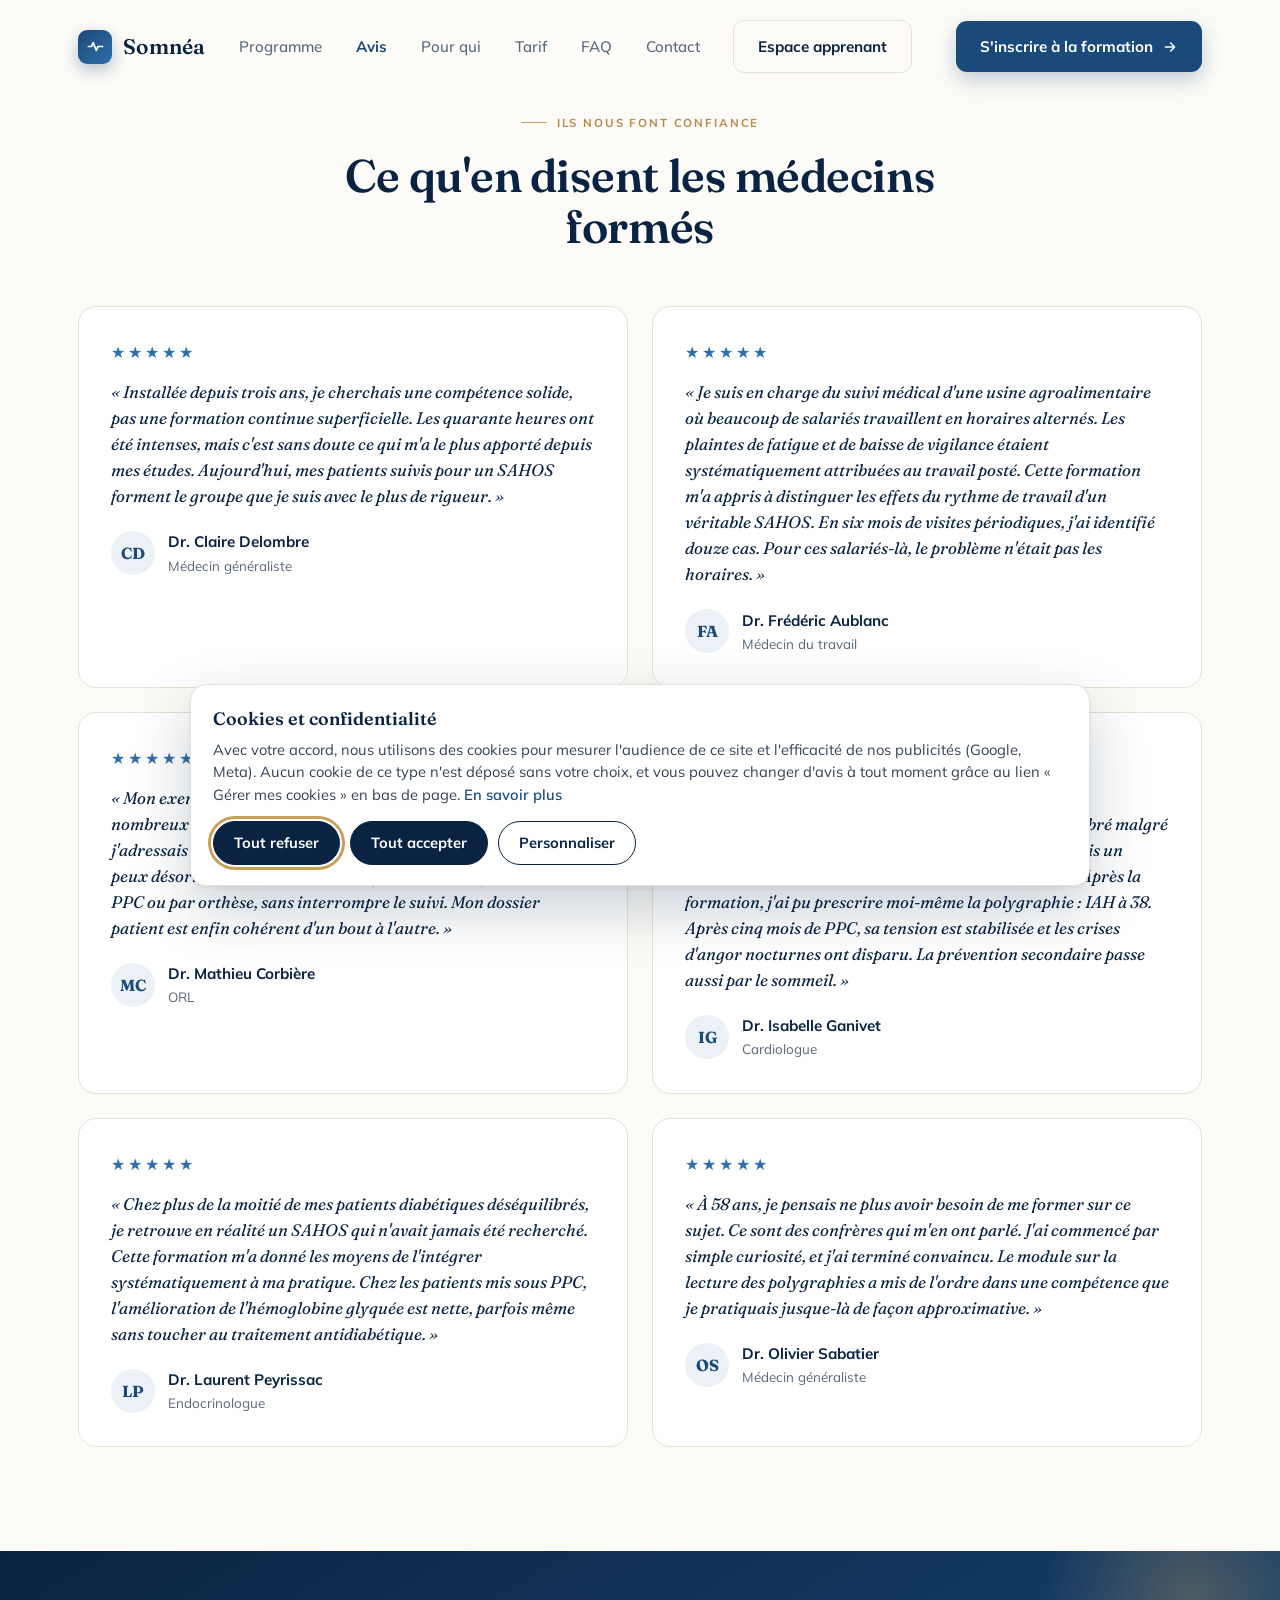
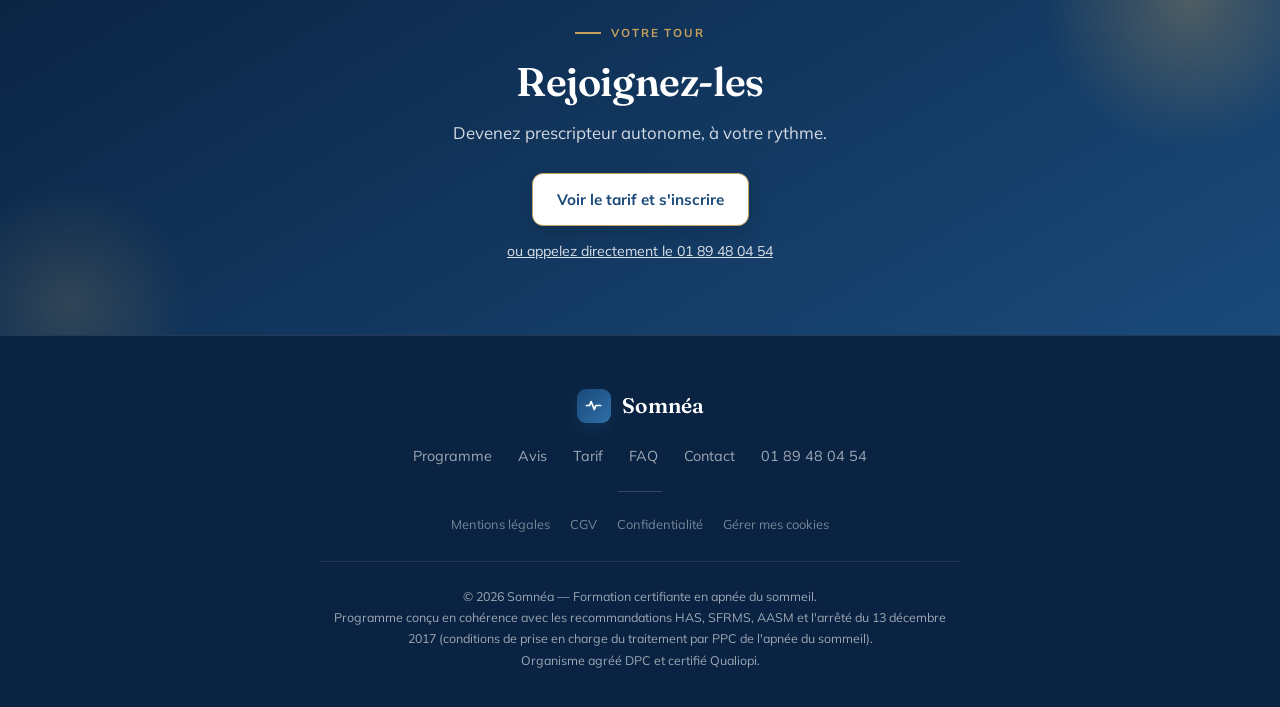
<file: avis.html>
<!DOCTYPE html>
<html lang="fr">
<head>
<meta charset="UTF-8">
<!-- Consentement (Google Consent Mode v2) : tout est refusé tant que le visiteur n'a pas choisi -->
<script>
window.dataLayer=window.dataLayer||[];function gtag(){dataLayer.push(arguments);}
gtag('consent','default',{ad_storage:'denied',ad_user_data:'denied',ad_personalization:'denied',analytics_storage:'denied',wait_for_update:500});
try{var c=JSON.parse(localStorage.getItem('somnea_consent_v1')||'null');if(c&&Date.now()-c.ts<15552000000){var a=c.ads?'granted':'denied';gtag('consent','update',{analytics_storage:c.analytics?'granted':'denied',ad_storage:a,ad_user_data:a,ad_personalization:a});}}catch(e){}
</script>
<!-- Google Tag Manager -->
<script>(function(w,d,s,l,i){w[l]=w[l]||[];w[l].push({'gtm.start':
new Date().getTime(),event:'gtm.js'});var f=d.getElementsByTagName(s)[0],
j=d.createElement(s),dl=l!='dataLayer'?'&l='+l:'';j.async=true;j.src=
'https://www.googletagmanager.com/gtm.js?id='+i+dl;f.parentNode.insertBefore(j,f);
})(window,document,'script','dataLayer','GTM-WKT38CDW');</script>
<!-- End Google Tag Manager -->
<meta name="viewport" content="width=device-width, initial-scale=1.0">
<title>Avis — Formation Apnée du Sommeil | Somnéa</title>
<meta name="description" content="Les retours de médecins formés : généraliste, médecin du travail, ORL, cardiologue, endocrinologue.">
<link rel="canonical" href="https://formationsahos.fr/avis">
<link rel="icon" href="favicon.svg" type="image/svg+xml">
<link rel="icon" href="favicon.ico" sizes="any">
<link rel="apple-touch-icon" href="apple-touch-icon.png">
<link rel="preconnect" href="https://fonts.googleapis.com">
<link rel="preconnect" href="https://fonts.gstatic.com" crossorigin>
<link href="https://fonts.googleapis.com/css2?family=Fraunces:opsz,wght@9..144,400;9..144,500;9..144,600;9..144,700&family=Mulish:wght@300;400;500;600;700&display=swap" rel="stylesheet">
<link rel="stylesheet" href="site.css?v=6">
<style>
  .avis-grid{display:grid;grid-template-columns:repeat(2,1fr);gap:24px;margin-top:10px}
  .avis-card{background:var(--white);border:1px solid var(--line);border-radius:var(--r);padding:32px}
  .avis-card .stars{color:var(--azure);font-size:1rem;letter-spacing:3px;margin-bottom:14px}
  .avis-card p{font-family:'Fraunces';font-size:1.05rem;font-style:italic;color:var(--navy);line-height:1.55;margin-bottom:20px}
  .avis-card .who{display:flex;align-items:center;gap:13px}
  .avis-card .av{width:44px;height:44px;border-radius:50%;background:var(--mist);color:var(--blue);display:grid;place-items:center;font-weight:700;font-family:'Fraunces'}
  .avis-card .who .n{font-weight:700;font-size:.95rem}
  .avis-card .who .r{font-size:.84rem;color:var(--soft)}
  @media(max-width:800px){.avis-grid{grid-template-columns:1fr}}
</style>
<link rel="stylesheet" href="consent.css">
</head>
<body>
<!-- Google Tag Manager (noscript) -->
<noscript><iframe src="https://www.googletagmanager.com/ns.html?id=GTM-WKT38CDW"
height="0" width="0" style="display:none;visibility:hidden"></iframe></noscript>
<!-- End Google Tag Manager (noscript) -->

<header id="header">
  <div class="wrap nav">
    <a href="/" class="logo">
      <span class="mark"><svg viewBox="0 0 24 24" fill="none" stroke="#fff" stroke-width="2.2" stroke-linecap="round" stroke-linejoin="round"><path d="M3 12h4l2-5 4 10 2-5h6"/></svg></span>
      Somnéa
    </a>
    <nav class="nav-links">
      <a href="programme">Programme</a>
      <a href="avis" class="active">Avis</a>
      <a href="/#pourqui">Pour qui</a>
      <a href="tarif">Tarif</a>
      <a href="faq">FAQ</a>
      <a href="contact">Contact</a>
      <a href="https://espace.formationsahos.fr" target="_blank" rel="noopener" class="btn btn-ghost nav-learner-mobile">Espace apprenant</a>
      <a href="https://buy.stripe.com/00w6oGfQMgUlgfi63p4ow00" target="_blank" rel="noopener" class="btn btn-primary nav-cta-mobile">S'inscrire à la formation</a>
    </nav>
    <a href="https://espace.formationsahos.fr" target="_blank" rel="noopener" class="btn btn-ghost nav-learner-desktop">Espace apprenant</a>
    <a href="https://buy.stripe.com/00w6oGfQMgUlgfi63p4ow00" target="_blank" rel="noopener" class="btn btn-primary">
      S'inscrire à la formation
      <svg viewBox="0 0 24 24" fill="none" stroke="currentColor" stroke-width="2.2" stroke-linecap="round" stroke-linejoin="round"><path d="M5 12h14M13 6l6 6-6 6"/></svg>
    </a>
    <button class="nav-toggle" id="navToggle" aria-label="Menu" aria-expanded="false">
      <svg class="ic-menu" viewBox="0 0 24 24" fill="none" stroke="currentColor" stroke-width="2.2" stroke-linecap="round" stroke-linejoin="round"><path d="M3 6h18M3 12h18M3 18h18"/></svg>
      <svg class="ic-close" viewBox="0 0 24 24" fill="none" stroke="currentColor" stroke-width="2.2" stroke-linecap="round" stroke-linejoin="round"><path d="M6 6l12 12M18 6L6 18"/></svg>
    </button>
  </div>
  <div class="nav-overlay" id="navOverlay"></div>
</header>

<section class="block">
  <div class="wrap">
    <div class="sec-head center reveal">
      <span class="eyebrow">Ils nous font confiance</span>
      <h1>Ce qu'en disent les médecins formés</h1>
    </div>
    <div class="avis-grid">
      <div class="avis-card reveal"><div class="stars">★★★★★</div><p>« Installée depuis trois ans, je cherchais une compétence solide, pas une formation continue superficielle. Les quarante heures ont été intenses, mais c'est sans doute ce qui m'a le plus apporté depuis mes études. Aujourd'hui, mes patients suivis pour un SAHOS forment le groupe que je suis avec le plus de rigueur. »</p><div class="who"><span class="av">CD</span><div><div class="n">Dr. Claire Delombre</div><div class="r">Médecin généraliste</div></div></div></div>
      <div class="avis-card reveal" data-d="1"><div class="stars">★★★★★</div><p>« Je suis en charge du suivi médical d'une usine agroalimentaire où beaucoup de salariés travaillent en horaires alternés. Les plaintes de fatigue et de baisse de vigilance étaient systématiquement attribuées au travail posté. Cette formation m'a appris à distinguer les effets du rythme de travail d'un véritable SAHOS. En six mois de visites périodiques, j'ai identifié douze cas. Pour ces salariés-là, le problème n'était pas les horaires. »</p><div class="who"><span class="av">FA</span><div><div class="n">Dr. Frédéric Aublanc</div><div class="r">Médecin du travail</div></div></div></div>
      <div class="avis-card reveal"><div class="stars">★★★★★</div><p>« Mon exercice est essentiellement chirurgical. Je recevais de nombreux patients atteints de SAHOS que je n'opérais pas, et que j'adressais ensuite en pneumologie. Grâce à cette formation, je peux désormais les prendre en charge moi-même, que ce soit par PPC ou par orthèse, sans interrompre le suivi. Mon dossier patient est enfin cohérent d'un bout à l'autre. »</p><div class="who"><span class="av">MC</span><div><div class="n">Dr. Mathieu Corbière</div><div class="r">ORL</div></div></div></div>
      <div class="avis-card reveal" data-d="1"><div class="stars">★★★★★</div><p>« J'avais un patient coronarien, victime d'un infarctus, hypertendu sous quadrithérapie et pourtant mal équilibré malgré une bonne observance. Je soupçonnais un SAHOS depuis un moment sans pouvoir obtenir de confirmation rapide. Après la formation, j'ai pu prescrire moi-même la polygraphie : IAH à 38. Après cinq mois de PPC, sa tension est stabilisée et les crises d'angor nocturnes ont disparu. La prévention secondaire passe aussi par le sommeil. »</p><div class="who"><span class="av">IG</span><div><div class="n">Dr. Isabelle Ganivet</div><div class="r">Cardiologue</div></div></div></div>
      <div class="avis-card reveal"><div class="stars">★★★★★</div><p>« Chez plus de la moitié de mes patients diabétiques déséquilibrés, je retrouve en réalité un SAHOS qui n'avait jamais été recherché. Cette formation m'a donné les moyens de l'intégrer systématiquement à ma pratique. Chez les patients mis sous PPC, l'amélioration de l'hémoglobine glyquée est nette, parfois même sans toucher au traitement antidiabétique. »</p><div class="who"><span class="av">LP</span><div><div class="n">Dr. Laurent Peyrissac</div><div class="r">Endocrinologue</div></div></div></div>
      <div class="avis-card reveal" data-d="1"><div class="stars">★★★★★</div><p>« À 58 ans, je pensais ne plus avoir besoin de me former sur ce sujet. Ce sont des confrères qui m'en ont parlé. J'ai commencé par simple curiosité, et j'ai terminé convaincu. Le module sur la lecture des polygraphies a mis de l'ordre dans une compétence que je pratiquais jusque-là de façon approximative. »</p><div class="who"><span class="av">OS</span><div><div class="n">Dr. Olivier Sabatier</div><div class="r">Médecin généraliste</div></div></div></div>
    </div>
  </div>
</section>

<section class="footer-cta">
  <div class="wrap footer-cta-inner">
    <span class="eyebrow">Votre tour</span>
    <h2>Rejoignez-les</h2>
    <p>Devenez prescripteur autonome, à votre rythme.</p>
    <a href="tarif" class="btn btn-white">Voir le tarif et s'inscrire</a>
    <a href="tel:+33189480454" style="color:rgba(255,255,255,.85);font-size:.88rem;text-decoration:underline">ou appelez directement le 01 89 48 04 54</a>
  </div>
</section>

<footer>
  <div class="wrap">
    <div class="foot-grid">
      <a href="/" class="logo">
        <span class="mark"><svg viewBox="0 0 24 24" fill="none" stroke="#fff" stroke-width="2.2" stroke-linecap="round" stroke-linejoin="round"><path d="M3 12h4l2-5 4 10 2-5h6"/></svg></span>
        Somnéa
      </a>
      <div class="foot-links">
        <a href="programme">Programme</a>
        <a href="avis">Avis</a>
        <a href="tarif">Tarif</a>
        <a href="faq">FAQ</a>
        <a href="contact">Contact</a>
        <a href="tel:+33189480454">01 89 48 04 54</a>
      </div>
      <div class="foot-divider"></div>
      <div class="foot-legal-links">
        <a href="mentions-legales">Mentions légales</a>
        <a href="cgv">CGV</a>
        <a href="confidentialite">Confidentialité</a>
        <a href="#" data-cookie-settings>Gérer mes cookies</a>
      </div>
    </div>
    <div class="foot-copy">© 2026 Somnéa — Formation certifiante en apnée du sommeil.<br>Programme conçu en cohérence avec les recommandations HAS, SFRMS, AASM et l'arrêté du 13 décembre 2017 (conditions de prise en charge du traitement par PPC de l'apnée du sommeil).<br>Organisme agréé DPC et certifié Qualiopi.</div>
  </div>
</footer>

<script>
  const header=document.getElementById('header');
  window.addEventListener('scroll',()=>header.classList.toggle('scrolled',window.scrollY>30));

  const navToggle=document.getElementById('navToggle');
  const navLinks=document.querySelector('.nav-links');
  const navOverlay=document.getElementById('navOverlay');
  function closeNav(){navToggle.classList.remove('open');navLinks.classList.remove('open');navOverlay.classList.remove('open');document.body.style.overflow='';navToggle.setAttribute('aria-expanded','false');}
  function openNav(){navToggle.classList.add('open');navLinks.classList.add('open');navOverlay.classList.add('open');document.body.style.overflow='hidden';navToggle.setAttribute('aria-expanded','true');}
  navToggle.addEventListener('click',()=>{navToggle.classList.contains('open')?closeNav():openNav();});
  navOverlay.addEventListener('click',closeNav);
  navLinks.querySelectorAll('a').forEach(a=>a.addEventListener('click',closeNav));
  const io=new IntersectionObserver((es)=>es.forEach(e=>{if(e.isIntersecting){e.target.classList.add('in');io.unobserve(e.target)}}),{threshold:.12});
  document.querySelectorAll('.reveal').forEach(el=>io.observe(el));
  window.addEventListener('load',()=>document.querySelectorAll('.reveal').forEach(el=>{
    const r=el.getBoundingClientRect();
    if(r.top<window.innerHeight) el.classList.add('in');
  }));
</script>
<script src="stats.js" defer></script>
<script src="consent.js" defer></script>
</body>
</html>
</file>
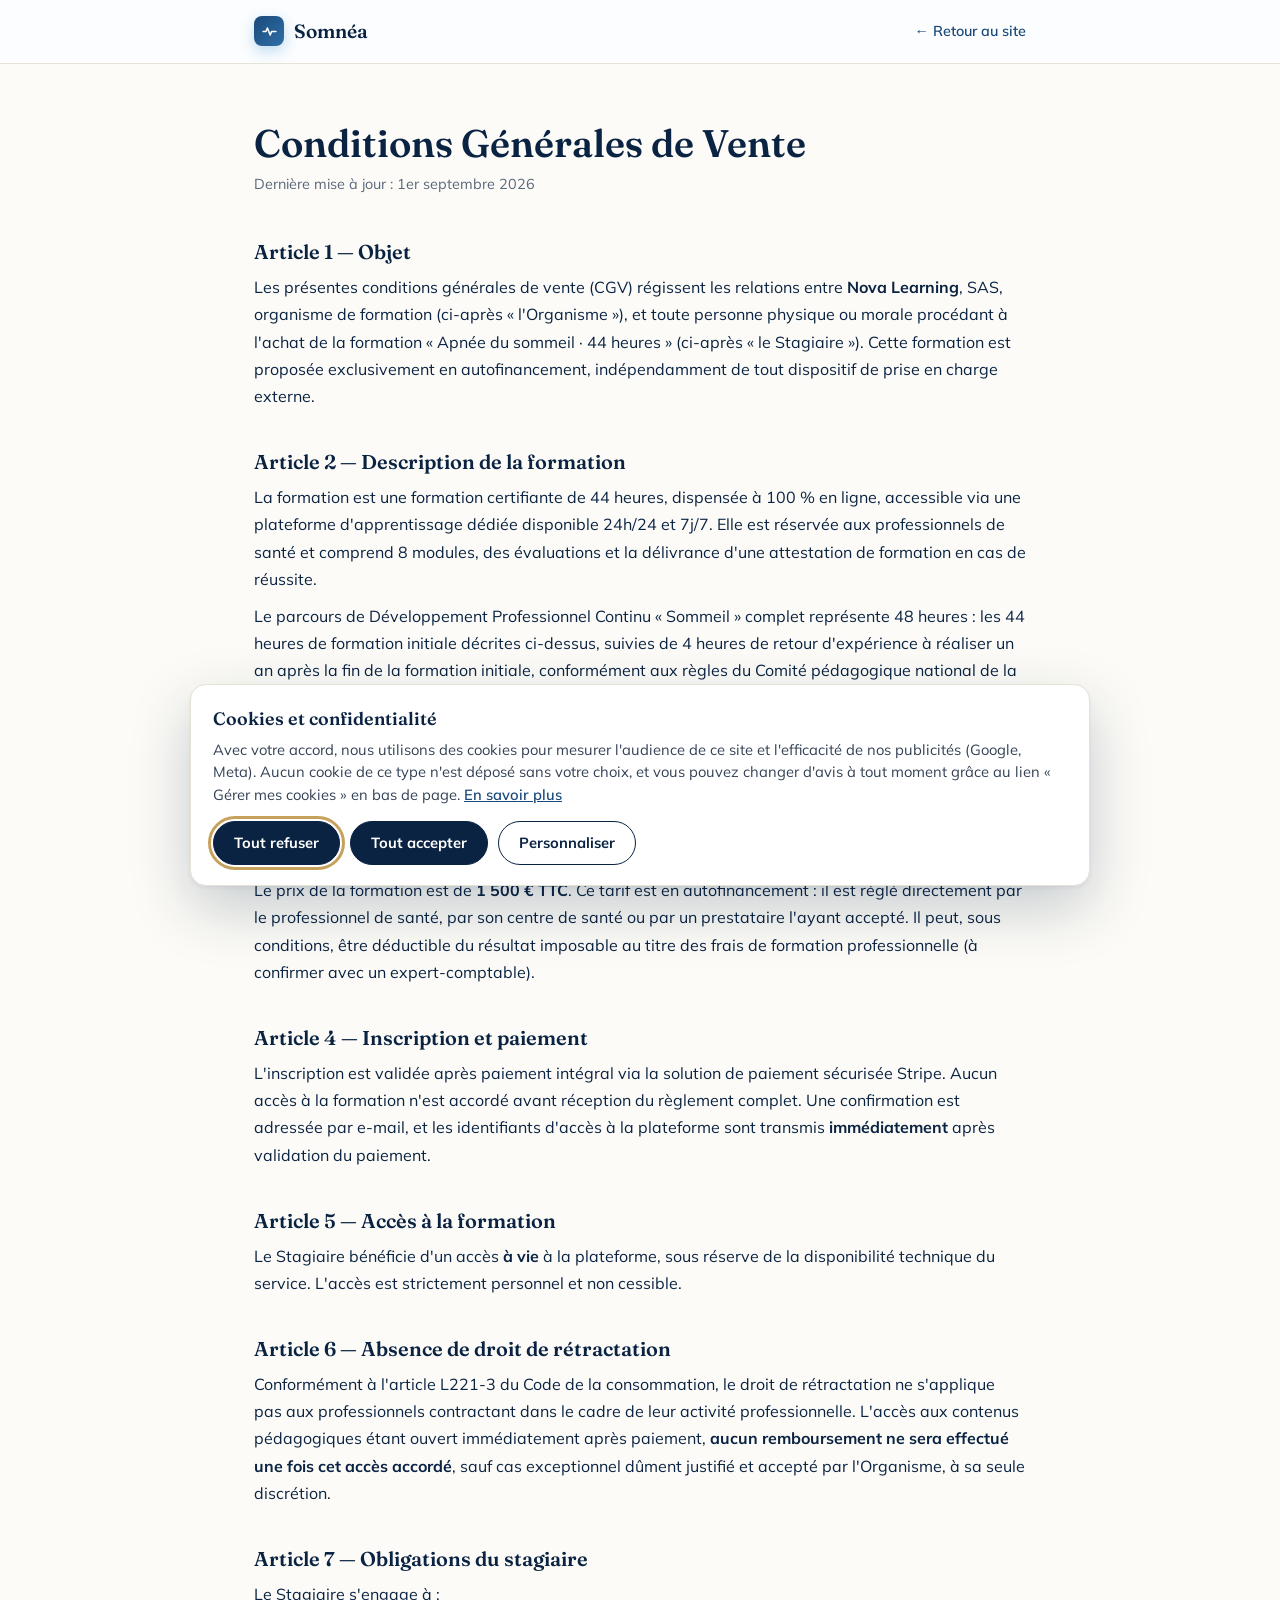
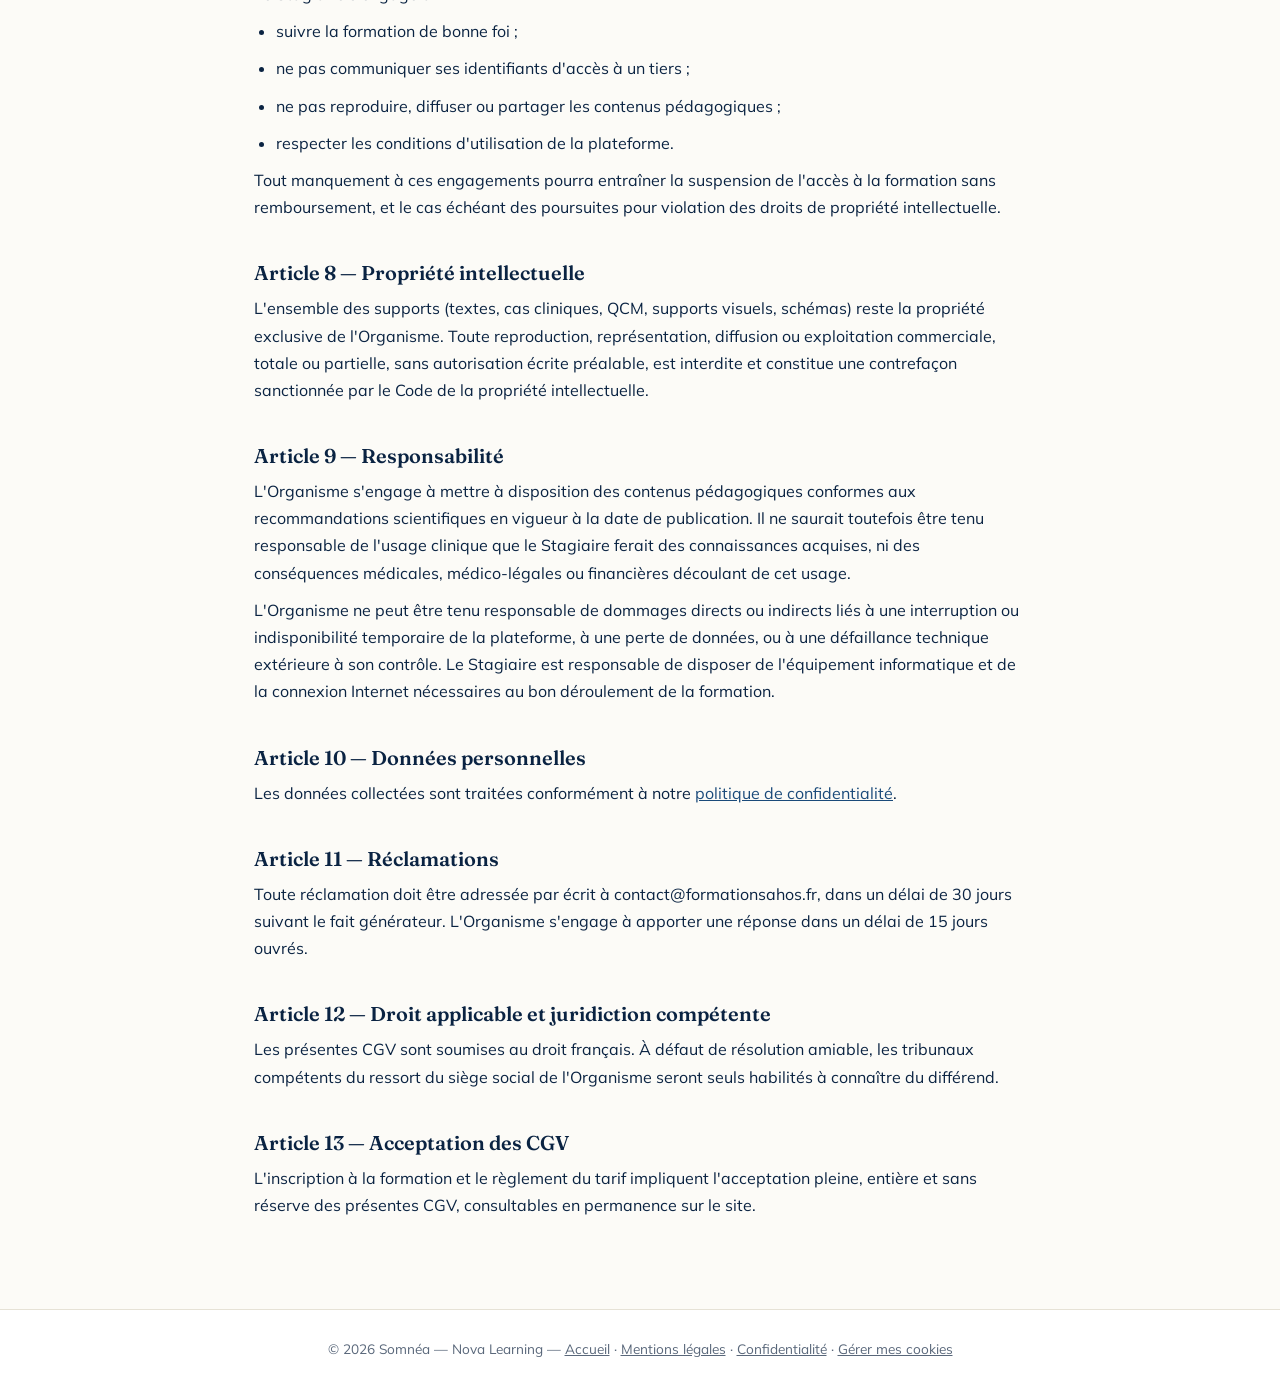
<file: cgv.html>
<!DOCTYPE html>
<html lang="fr">
<head>
<meta charset="UTF-8">
<!-- Consentement (Google Consent Mode v2) : tout est refusé tant que le visiteur n'a pas choisi -->
<script>
window.dataLayer=window.dataLayer||[];function gtag(){dataLayer.push(arguments);}
gtag('consent','default',{ad_storage:'denied',ad_user_data:'denied',ad_personalization:'denied',analytics_storage:'denied',wait_for_update:500});
try{var c=JSON.parse(localStorage.getItem('somnea_consent_v1')||'null');if(c&&Date.now()-c.ts<15552000000){var a=c.ads?'granted':'denied';gtag('consent','update',{analytics_storage:c.analytics?'granted':'denied',ad_storage:a,ad_user_data:a,ad_personalization:a});}}catch(e){}
</script>
<!-- Google Tag Manager -->
<script>(function(w,d,s,l,i){w[l]=w[l]||[];w[l].push({'gtm.start':
new Date().getTime(),event:'gtm.js'});var f=d.getElementsByTagName(s)[0],
j=d.createElement(s),dl=l!='dataLayer'?'&l='+l:'';j.async=true;j.src=
'https://www.googletagmanager.com/gtm.js?id='+i+dl;f.parentNode.insertBefore(j,f);
})(window,document,'script','dataLayer','GTM-WKT38CDW');</script>
<!-- End Google Tag Manager -->
<meta name="viewport" content="width=device-width, initial-scale=1.0">
<title>Conditions Générales de Vente — Somnéa</title>
<meta name="description" content="Conditions générales de vente de la formation Somnéa.">
<meta name="robots" content="noindex">
<link rel="icon" href="favicon.svg" type="image/svg+xml">
<link rel="icon" href="favicon.ico" sizes="any">
<link rel="apple-touch-icon" href="apple-touch-icon.png">
<link rel="preconnect" href="https://fonts.googleapis.com">
<link rel="preconnect" href="https://fonts.gstatic.com" crossorigin>
<link href="https://fonts.googleapis.com/css2?family=Fraunces:opsz,wght@9..144,400;9..144,600;9..144,700&family=Mulish:wght@400;600;700&display=swap" rel="stylesheet">
<link rel="stylesheet" href="legal.css">
<link rel="stylesheet" href="consent.css">
</head>
<body>
<!-- Google Tag Manager (noscript) -->
<noscript><iframe src="https://www.googletagmanager.com/ns.html?id=GTM-WKT38CDW"
height="0" width="0" style="display:none;visibility:hidden"></iframe></noscript>
<!-- End Google Tag Manager (noscript) -->

<header class="lheader">
  <div class="lwrap">
    <a href="/" class="llogo">
      <span class="mark"><svg viewBox="0 0 24 24" fill="none" stroke="#fff" stroke-width="2.2" stroke-linecap="round" stroke-linejoin="round"><path d="M3 12h4l2-5 4 10 2-5h6"/></svg></span>
      Somnéa
    </a>
    <a href="/" class="lback">← Retour au site</a>
  </div>
</header>

<main>
  <div class="lwrap">
    <h1 class="ltitle">Conditions Générales de Vente</h1>
    <p class="lupdated">Dernière mise à jour : 1er septembre 2026</p>

    <h2>Article 1 — Objet</h2>
    <p>
      Les présentes conditions générales de vente (CGV) régissent les relations entre <strong>Nova Learning</strong>, SAS,
      organisme de formation (ci-après « l'Organisme »), et toute personne physique ou morale procédant à l'achat de la
      formation « Apnée du sommeil · 44 heures » (ci-après « le Stagiaire »). Cette formation est proposée exclusivement
      en autofinancement, indépendamment de tout dispositif de prise en charge externe.
    </p>

    <h2>Article 2 — Description de la formation</h2>
    <p>
      La formation est une formation certifiante de 44 heures, dispensée à 100 % en ligne, accessible via une plateforme
      d'apprentissage dédiée disponible 24h/24 et 7j/7. Elle est réservée aux professionnels de santé et comprend 8 modules,
      des évaluations et la délivrance d'une attestation de formation en cas de réussite.
    </p>
    <p>
      Le parcours de Développement Professionnel Continu « Sommeil » complet représente 48 heures : les 44 heures de
      formation initiale décrites ci-dessus, suivies de 4 heures de retour d'expérience à réaliser un an après la fin
      de la formation initiale, conformément aux règles du Comité pédagogique national de la Formation Spécialisée
      Transversale « Sommeil / Somnologie ». Un engagement sur l'honneur à réaliser ces 4 heures est demandé au
      Stagiaire lors de sa première connexion à la plateforme d'apprentissage.
    </p>
    <p>
      L'Organisme se réserve le droit de modifier les contenus pédagogiques pour des raisons de mise à jour scientifique,
      réglementaire ou technique, sans que cela ne constitue un motif de remboursement.
    </p>

    <h2>Article 3 — Prix</h2>
    <p>
      Le prix de la formation est de <strong>1 500 € TTC</strong>. Ce tarif est en autofinancement : il est réglé directement
      par le professionnel de santé, par son centre de santé ou par un prestataire l'ayant accepté. Il peut, sous conditions,
      être déductible du résultat imposable au titre des frais de formation professionnelle (à confirmer avec un expert-comptable).
    </p>

    <h2>Article 4 — Inscription et paiement</h2>
    <p>
      L'inscription est validée après paiement intégral via la solution de paiement sécurisée Stripe. Aucun accès à la
      formation n'est accordé avant réception du règlement complet. Une confirmation est adressée par e-mail, et les
      identifiants d'accès à la plateforme sont transmis <strong>immédiatement</strong> après validation du paiement.
    </p>

    <h2>Article 5 — Accès à la formation</h2>
    <p>
      Le Stagiaire bénéficie d'un accès <strong>à vie</strong> à la plateforme, sous réserve de la disponibilité technique
      du service. L'accès est strictement personnel et non cessible.
    </p>

    <h2>Article 6 — Absence de droit de rétractation</h2>
    <p>
      Conformément à l'article L221-3 du Code de la consommation, le droit de rétractation ne s'applique pas aux
      professionnels contractant dans le cadre de leur activité professionnelle. L'accès aux contenus pédagogiques étant
      ouvert immédiatement après paiement, <strong>aucun remboursement ne sera effectué une fois cet accès accordé</strong>,
      sauf cas exceptionnel dûment justifié et accepté par l'Organisme, à sa seule discrétion.
    </p>

    <h2>Article 7 — Obligations du stagiaire</h2>
    <p>
      Le Stagiaire s'engage à :
    </p>
    <ul>
      <li>suivre la formation de bonne foi ;</li>
      <li>ne pas communiquer ses identifiants d'accès à un tiers ;</li>
      <li>ne pas reproduire, diffuser ou partager les contenus pédagogiques ;</li>
      <li>respecter les conditions d'utilisation de la plateforme.</li>
    </ul>
    <p>
      Tout manquement à ces engagements pourra entraîner la suspension de l'accès à la formation sans remboursement, et
      le cas échéant des poursuites pour violation des droits de propriété intellectuelle.
    </p>

    <h2>Article 8 — Propriété intellectuelle</h2>
    <p>
      L'ensemble des supports (textes, cas cliniques, QCM, supports visuels, schémas) reste la propriété exclusive de
      l'Organisme. Toute reproduction, représentation, diffusion ou exploitation commerciale, totale ou partielle, sans
      autorisation écrite préalable, est interdite et constitue une contrefaçon sanctionnée par le Code de la propriété
      intellectuelle.
    </p>

    <h2>Article 9 — Responsabilité</h2>
    <p>
      L'Organisme s'engage à mettre à disposition des contenus pédagogiques conformes aux recommandations scientifiques
      en vigueur à la date de publication. Il ne saurait toutefois être tenu responsable de l'usage clinique que le
      Stagiaire ferait des connaissances acquises, ni des conséquences médicales, médico-légales ou financières découlant
      de cet usage.
    </p>
    <p>
      L'Organisme ne peut être tenu responsable de dommages directs ou indirects liés à une interruption ou indisponibilité
      temporaire de la plateforme, à une perte de données, ou à une défaillance technique extérieure à son contrôle. Le
      Stagiaire est responsable de disposer de l'équipement informatique et de la connexion Internet nécessaires au bon
      déroulement de la formation.
    </p>

    <h2>Article 10 — Données personnelles</h2>
    <p>
      Les données collectées sont traitées conformément à notre <a href="confidentialite">politique de confidentialité</a>.
    </p>

    <h2>Article 11 — Réclamations</h2>
    <p>
      Toute réclamation doit être adressée par écrit à contact@formationsahos.fr, dans un délai de 30 jours suivant le
      fait générateur. L'Organisme s'engage à apporter une réponse dans un délai de 15 jours ouvrés.
    </p>

    <h2>Article 12 — Droit applicable et juridiction compétente</h2>
    <p>
      Les présentes CGV sont soumises au droit français. À défaut de résolution amiable, les tribunaux compétents du
      ressort du siège social de l'Organisme seront seuls habilités à connaître du différend.
    </p>

    <h2>Article 13 — Acceptation des CGV</h2>
    <p>
      L'inscription à la formation et le règlement du tarif impliquent l'acceptation pleine, entière et sans réserve des
      présentes CGV, consultables en permanence sur le site.
    </p>
  </div>
</main>

<footer class="lfooter">
  <div class="lwrap">
    © 2026 Somnéa — Nova Learning — <a href="/">Accueil</a> · <a href="mentions-legales">Mentions légales</a> · <a href="confidentialite">Confidentialité</a> · <a href="#" data-cookie-settings>Gérer mes cookies</a>
  </div>
</footer>

<script src="stats.js" defer></script>
<script src="consent.js" defer></script>
</body>
</html>
</file>
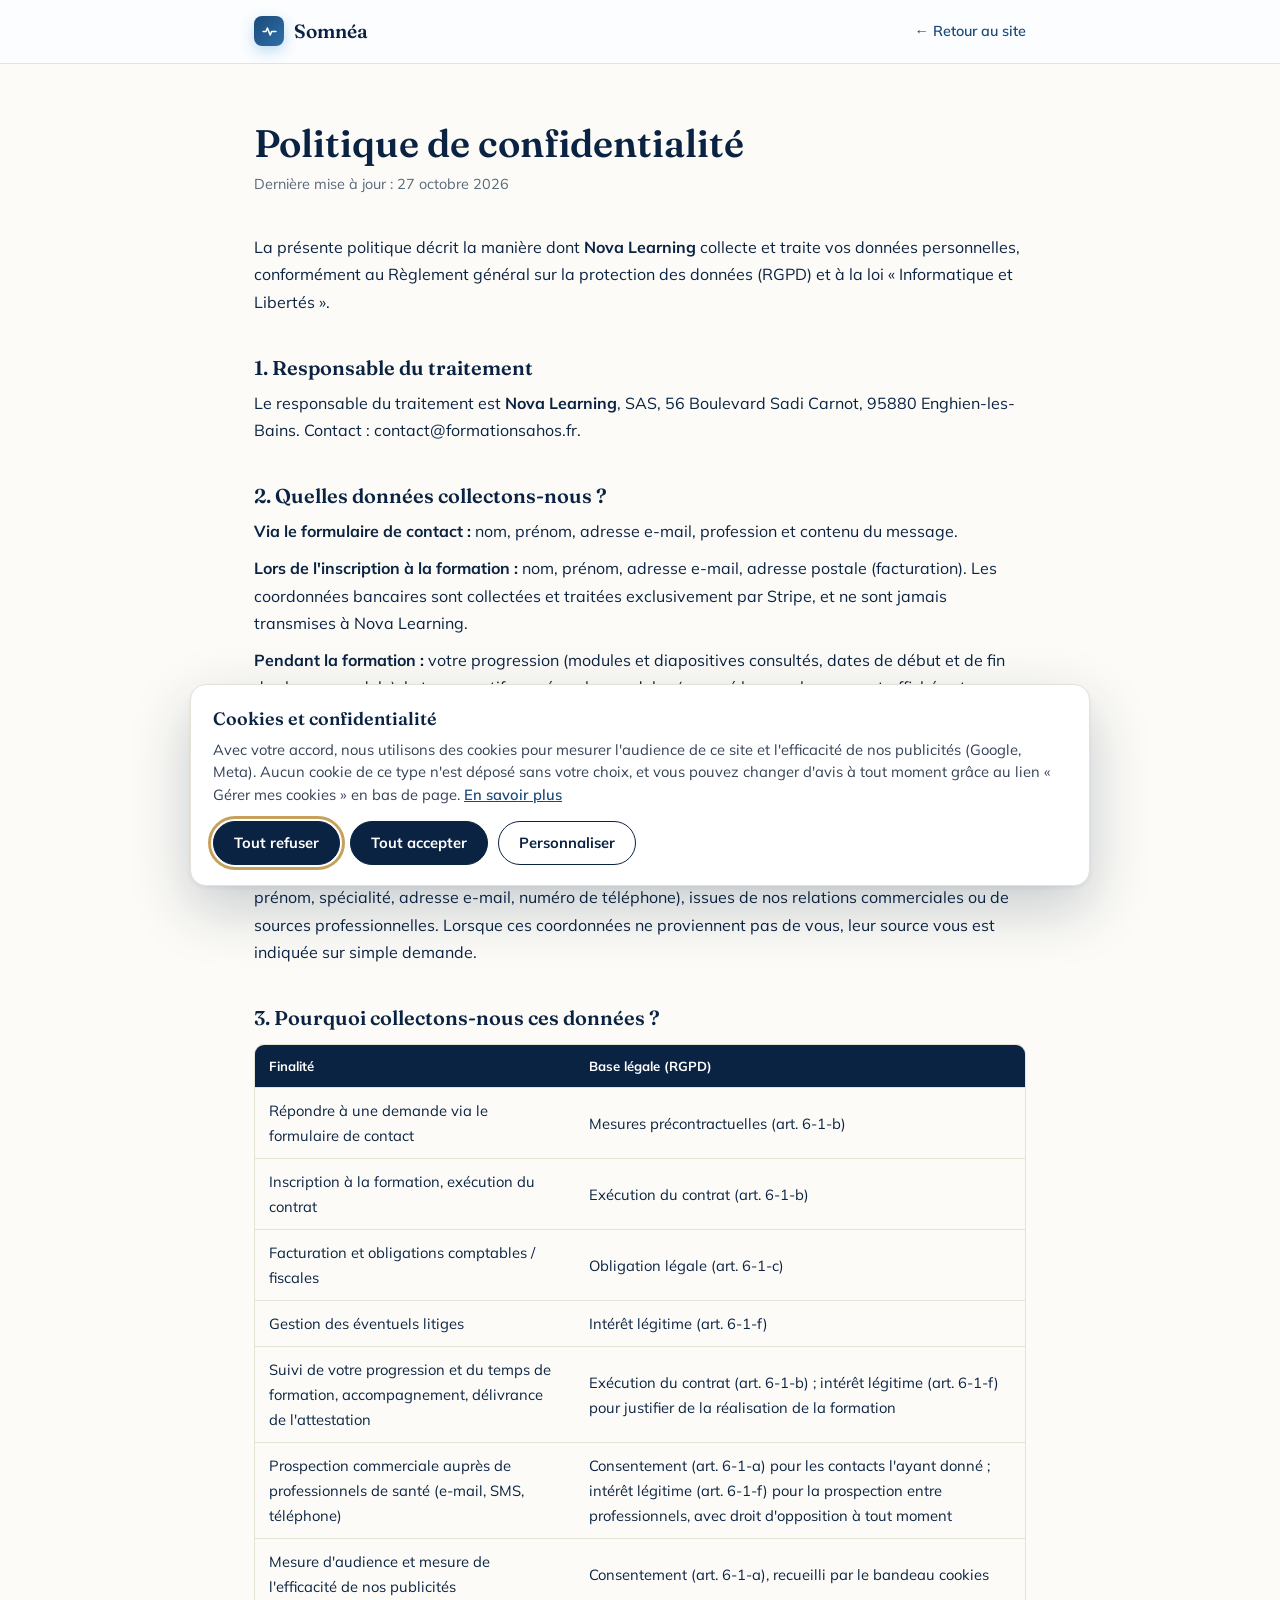
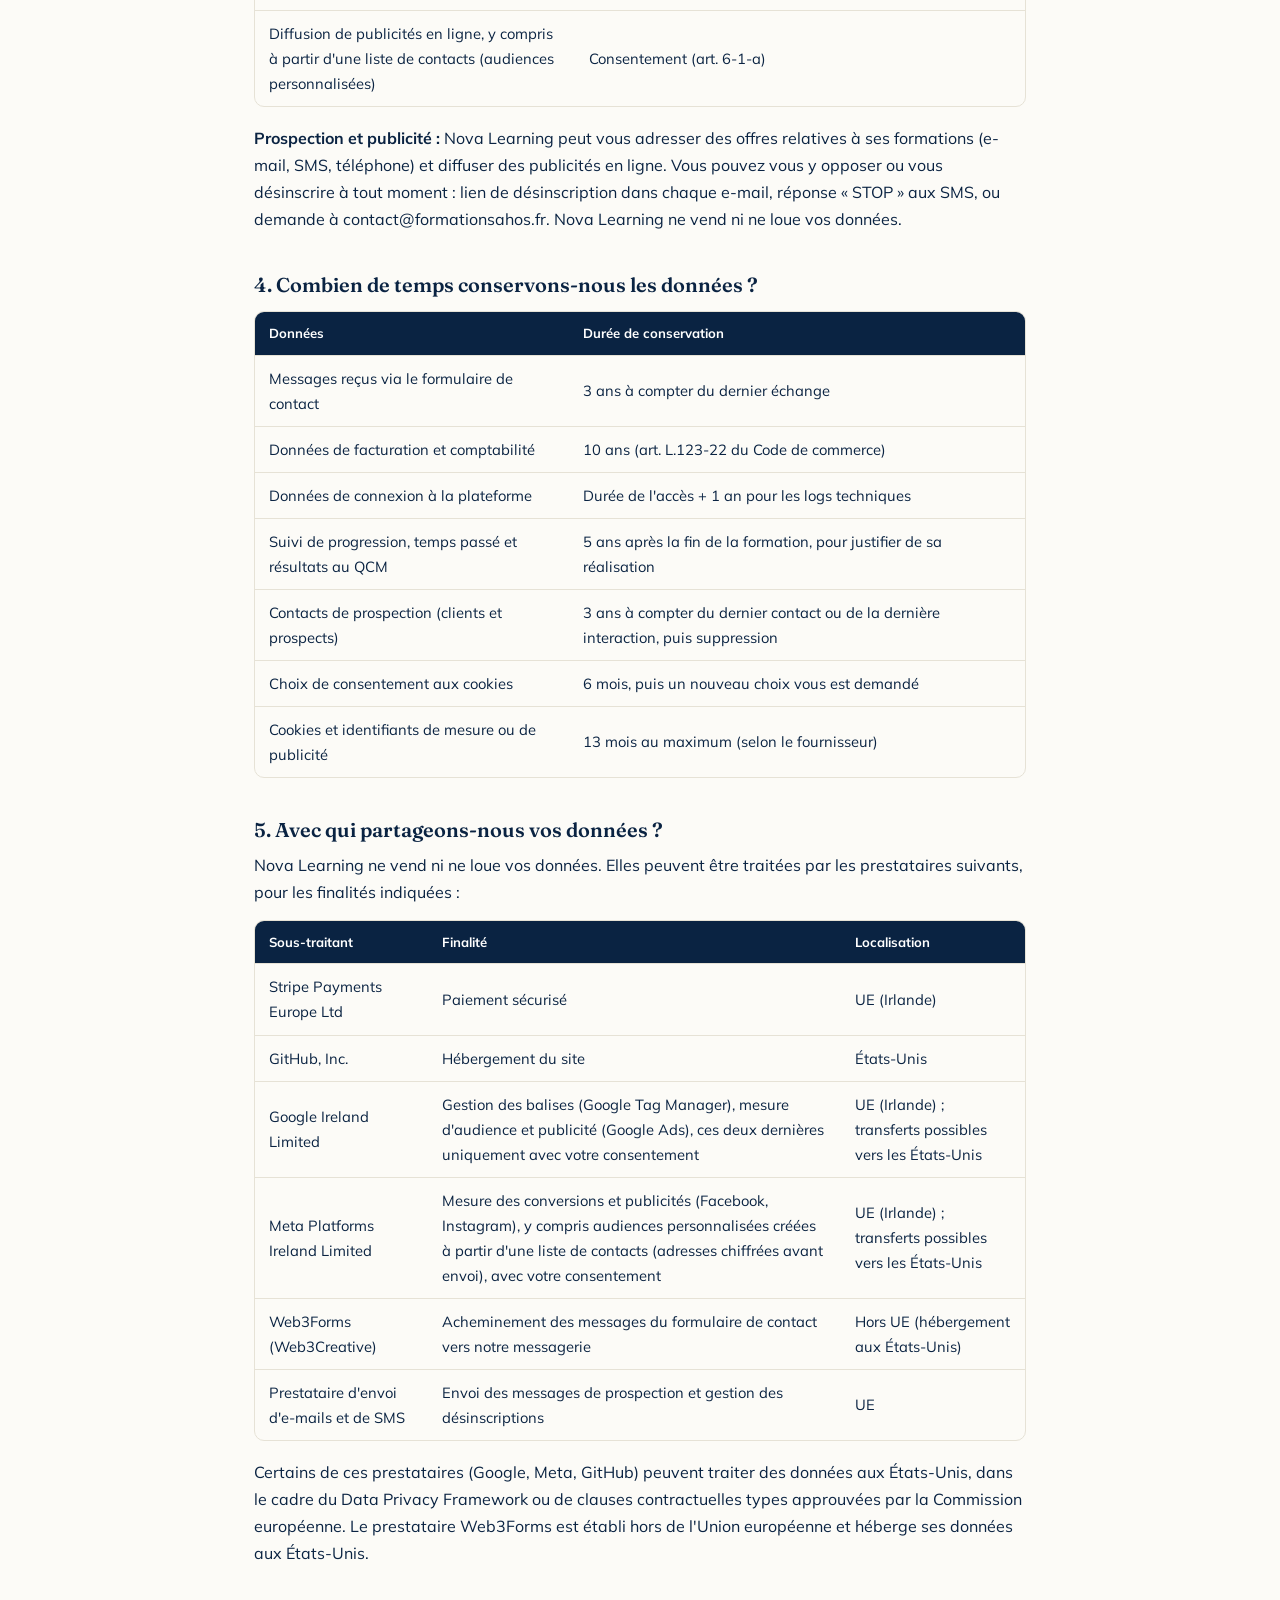
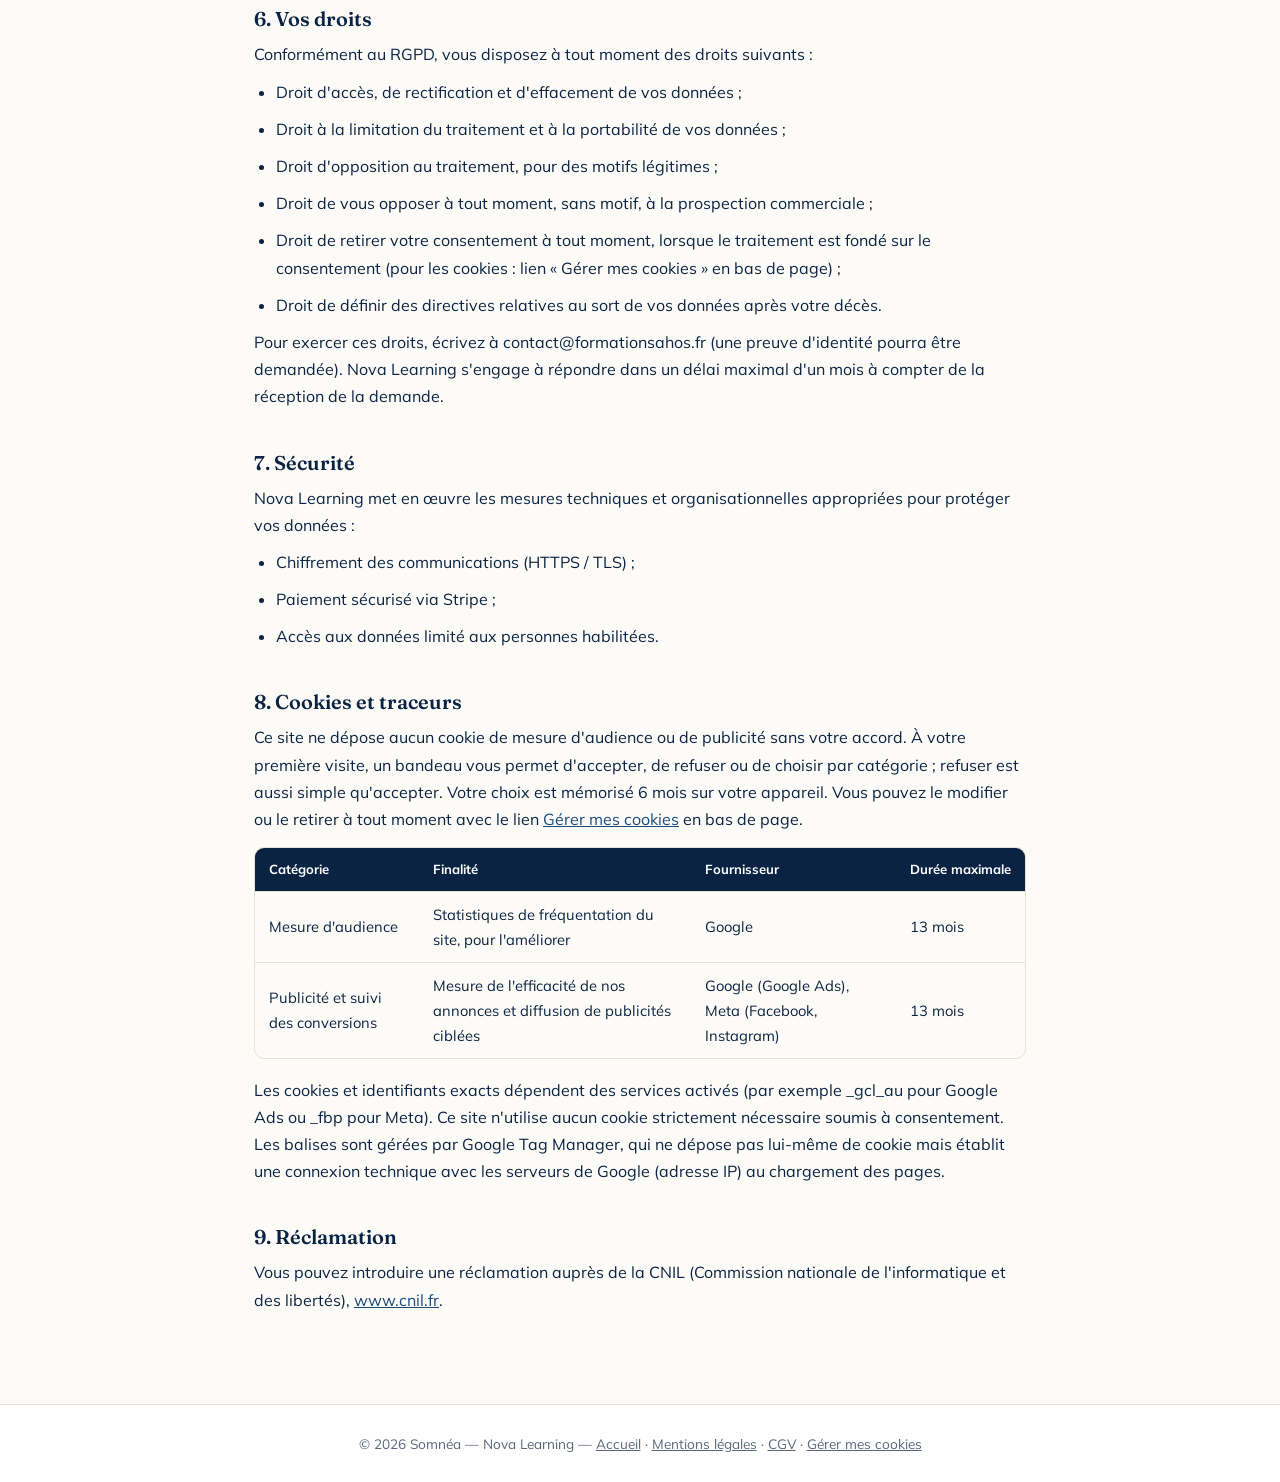
<file: confidentialite.html>
<!DOCTYPE html>
<html lang="fr">
<head>
<meta charset="UTF-8">
<!-- Consentement (Google Consent Mode v2) : tout est refusé tant que le visiteur n'a pas choisi -->
<script>
window.dataLayer=window.dataLayer||[];function gtag(){dataLayer.push(arguments);}
gtag('consent','default',{ad_storage:'denied',ad_user_data:'denied',ad_personalization:'denied',analytics_storage:'denied',wait_for_update:500});
try{var c=JSON.parse(localStorage.getItem('somnea_consent_v1')||'null');if(c&&Date.now()-c.ts<15552000000){var a=c.ads?'granted':'denied';gtag('consent','update',{analytics_storage:c.analytics?'granted':'denied',ad_storage:a,ad_user_data:a,ad_personalization:a});}}catch(e){}
</script>
<!-- Google Tag Manager -->
<script>(function(w,d,s,l,i){w[l]=w[l]||[];w[l].push({'gtm.start':
new Date().getTime(),event:'gtm.js'});var f=d.getElementsByTagName(s)[0],
j=d.createElement(s),dl=l!='dataLayer'?'&l='+l:'';j.async=true;j.src=
'https://www.googletagmanager.com/gtm.js?id='+i+dl;f.parentNode.insertBefore(j,f);
})(window,document,'script','dataLayer','GTM-WKT38CDW');</script>
<!-- End Google Tag Manager -->
<meta name="viewport" content="width=device-width, initial-scale=1.0">
<title>Politique de confidentialité — Somnéa</title>
<meta name="description" content="Politique de confidentialité et protection des données du site Somnéa.">
<meta name="robots" content="noindex">
<link rel="icon" href="favicon.svg" type="image/svg+xml">
<link rel="icon" href="favicon.ico" sizes="any">
<link rel="apple-touch-icon" href="apple-touch-icon.png">
<link rel="preconnect" href="https://fonts.googleapis.com">
<link rel="preconnect" href="https://fonts.gstatic.com" crossorigin>
<link href="https://fonts.googleapis.com/css2?family=Fraunces:opsz,wght@9..144,400;9..144,600;9..144,700&family=Mulish:wght@400;600;700&display=swap" rel="stylesheet">
<link rel="stylesheet" href="legal.css">
<link rel="stylesheet" href="consent.css">
</head>
<body>
<!-- Google Tag Manager (noscript) -->
<noscript><iframe src="https://www.googletagmanager.com/ns.html?id=GTM-WKT38CDW"
height="0" width="0" style="display:none;visibility:hidden"></iframe></noscript>
<!-- End Google Tag Manager (noscript) -->

<header class="lheader">
  <div class="lwrap">
    <a href="/" class="llogo">
      <span class="mark"><svg viewBox="0 0 24 24" fill="none" stroke="#fff" stroke-width="2.2" stroke-linecap="round" stroke-linejoin="round"><path d="M3 12h4l2-5 4 10 2-5h6"/></svg></span>
      Somnéa
    </a>
    <a href="/" class="lback">← Retour au site</a>
  </div>
</header>

<main>
  <div class="lwrap">
    <h1 class="ltitle">Politique de confidentialité</h1>
    <p class="lupdated">Dernière mise à jour : 27 octobre 2026</p>

    <p>
      La présente politique décrit la manière dont <strong>Nova Learning</strong> collecte et traite vos données
      personnelles, conformément au Règlement général sur la protection des données (RGPD) et à la loi « Informatique et Libertés ».
    </p>

    <h2>1. Responsable du traitement</h2>
    <p>
      Le responsable du traitement est <strong>Nova Learning</strong>, SAS, 56 Boulevard Sadi Carnot, 95880 Enghien-les-Bains.
      Contact : contact@formationsahos.fr.
    </p>

    <h2>2. Quelles données collectons-nous ?</h2>
    <p><strong>Via le formulaire de contact :</strong> nom, prénom, adresse e-mail, profession et contenu du message.</p>
    <p><strong>Lors de l'inscription à la formation :</strong> nom, prénom, adresse e-mail, adresse postale (facturation). Les coordonnées bancaires sont collectées et traitées exclusivement par Stripe, et ne sont jamais transmises à Nova Learning.</p>
    <p><strong>Pendant la formation :</strong> votre progression (modules et diapositives consultés, dates de début et de fin de chaque module), le temps actif passé sur les modules (mesuré lorsque la page est affichée et utilisée), vos résultats au QCM final, vos notes et questions, ainsi que la date de signature de votre engagement sur l'honneur.</p>
    <p><strong>Via le site, avec votre consentement :</strong> données de navigation et identifiants de cookies ou de suivi (pages consultées, source de la visite, interactions avec nos annonces), collectées par Google et Meta uniquement si vous les acceptez.</p>
    <p><strong>Pour la prospection commerciale :</strong> coordonnées professionnelles de professionnels de santé (nom, prénom, spécialité, adresse e-mail, numéro de téléphone), issues de nos relations commerciales ou de sources professionnelles. Lorsque ces coordonnées ne proviennent pas de vous, leur source vous est indiquée sur simple demande.</p>

    <h2>3. Pourquoi collectons-nous ces données ?</h2>
    <div class="ltable-wrap">
      <table class="ltable">
        <tr><th>Finalité</th><th>Base légale (RGPD)</th></tr>
        <tr><td>Répondre à une demande via le formulaire de contact</td><td>Mesures précontractuelles (art. 6-1-b)</td></tr>
        <tr><td>Inscription à la formation, exécution du contrat</td><td>Exécution du contrat (art. 6-1-b)</td></tr>
        <tr><td>Facturation et obligations comptables / fiscales</td><td>Obligation légale (art. 6-1-c)</td></tr>
        <tr><td>Gestion des éventuels litiges</td><td>Intérêt légitime (art. 6-1-f)</td></tr>
        <tr><td>Suivi de votre progression et du temps de formation, accompagnement, délivrance de l'attestation</td><td>Exécution du contrat (art. 6-1-b) ; intérêt légitime (art. 6-1-f) pour justifier de la réalisation de la formation</td></tr>
        <tr><td>Prospection commerciale auprès de professionnels de santé (e-mail, SMS, téléphone)</td><td>Consentement (art. 6-1-a) pour les contacts l'ayant donné ; intérêt légitime (art. 6-1-f) pour la prospection entre professionnels, avec droit d'opposition à tout moment</td></tr>
        <tr><td>Mesure d'audience et mesure de l'efficacité de nos publicités</td><td>Consentement (art. 6-1-a), recueilli par le bandeau cookies</td></tr>
        <tr><td>Diffusion de publicités en ligne, y compris à partir d'une liste de contacts (audiences personnalisées)</td><td>Consentement (art. 6-1-a)</td></tr>
      </table>
    </div>
    <p><strong>Prospection et publicité :</strong> Nova Learning peut vous adresser des offres relatives à ses formations (e-mail, SMS, téléphone) et diffuser des publicités en ligne. Vous pouvez vous y opposer ou vous désinscrire à tout moment : lien de désinscription dans chaque e-mail, réponse « STOP » aux SMS, ou demande à contact@formationsahos.fr. Nova Learning ne vend ni ne loue vos données.</p>

    <h2>4. Combien de temps conservons-nous les données ?</h2>
    <div class="ltable-wrap">
      <table class="ltable">
        <tr><th>Données</th><th>Durée de conservation</th></tr>
        <tr><td>Messages reçus via le formulaire de contact</td><td>3 ans à compter du dernier échange</td></tr>
        <tr><td>Données de facturation et comptabilité</td><td>10 ans (art. L.123-22 du Code de commerce)</td></tr>
        <tr><td>Données de connexion à la plateforme</td><td>Durée de l'accès + 1 an pour les logs techniques</td></tr>
        <tr><td>Suivi de progression, temps passé et résultats au QCM</td><td>5 ans après la fin de la formation, pour justifier de sa réalisation</td></tr>
        <tr><td>Contacts de prospection (clients et prospects)</td><td>3 ans à compter du dernier contact ou de la dernière interaction, puis suppression</td></tr>
        <tr><td>Choix de consentement aux cookies</td><td>6 mois, puis un nouveau choix vous est demandé</td></tr>
        <tr><td>Cookies et identifiants de mesure ou de publicité</td><td>13 mois au maximum (selon le fournisseur)</td></tr>
      </table>
    </div>

    <h2>5. Avec qui partageons-nous vos données ?</h2>
    <p>Nova Learning ne vend ni ne loue vos données. Elles peuvent être traitées par les prestataires suivants, pour les finalités indiquées :</p>
    <div class="ltable-wrap">
      <table class="ltable">
        <tr><th>Sous-traitant</th><th>Finalité</th><th>Localisation</th></tr>
        <tr><td>Stripe Payments Europe Ltd</td><td>Paiement sécurisé</td><td>UE (Irlande)</td></tr>
        <tr><td>GitHub, Inc.</td><td>Hébergement du site</td><td>États-Unis</td></tr>
        <tr><td>Google Ireland Limited</td><td>Gestion des balises (Google Tag Manager), mesure d'audience et publicité (Google Ads), ces deux dernières uniquement avec votre consentement</td><td>UE (Irlande) ; transferts possibles vers les États-Unis</td></tr>
        <tr><td>Meta Platforms Ireland Limited</td><td>Mesure des conversions et publicités (Facebook, Instagram), y compris audiences personnalisées créées à partir d'une liste de contacts (adresses chiffrées avant envoi), avec votre consentement</td><td>UE (Irlande) ; transferts possibles vers les États-Unis</td></tr>
        <tr><td>Web3Forms (Web3Creative)</td><td>Acheminement des messages du formulaire de contact vers notre messagerie</td><td>Hors UE (hébergement aux États-Unis)</td></tr>
        <tr><td>Prestataire d'envoi d'e-mails et de SMS</td><td>Envoi des messages de prospection et gestion des désinscriptions</td><td>UE</td></tr>
      </table>
    </div>

    <p>Certains de ces prestataires (Google, Meta, GitHub) peuvent traiter des données aux États-Unis, dans le cadre du Data Privacy Framework ou de clauses contractuelles types approuvées par la Commission européenne. Le prestataire Web3Forms est établi hors de l'Union européenne et héberge ses données aux États-Unis.</p>

    <h2>6. Vos droits</h2>
    <p>Conformément au RGPD, vous disposez à tout moment des droits suivants :</p>
    <ul>
      <li>Droit d'accès, de rectification et d'effacement de vos données ;</li>
      <li>Droit à la limitation du traitement et à la portabilité de vos données ;</li>
      <li>Droit d'opposition au traitement, pour des motifs légitimes ;</li>
      <li>Droit de vous opposer à tout moment, sans motif, à la prospection commerciale ;</li>
      <li>Droit de retirer votre consentement à tout moment, lorsque le traitement est fondé sur le consentement (pour les cookies : lien « Gérer mes cookies » en bas de page) ;</li>
      <li>Droit de définir des directives relatives au sort de vos données après votre décès.</li>
    </ul>
    <p>
      Pour exercer ces droits, écrivez à contact@formationsahos.fr (une preuve d'identité pourra être demandée).
      Nova Learning s'engage à répondre dans un délai maximal d'un mois à compter de la réception de la demande.
    </p>

    <h2>7. Sécurité</h2>
    <p>Nova Learning met en œuvre les mesures techniques et organisationnelles appropriées pour protéger vos données :</p>
    <ul>
      <li>Chiffrement des communications (HTTPS / TLS) ;</li>
      <li>Paiement sécurisé via Stripe ;</li>
      <li>Accès aux données limité aux personnes habilitées.</li>
    </ul>

    <h2>8. Cookies et traceurs</h2>
    <p>
      Ce site ne dépose aucun cookie de mesure d'audience ou de publicité sans votre accord. À votre première visite, un bandeau vous permet
      d'accepter, de refuser ou de choisir par catégorie ; refuser est aussi simple qu'accepter. Votre choix est mémorisé 6 mois sur votre
      appareil. Vous pouvez le modifier ou le retirer à tout moment avec le lien <a href="#" data-cookie-settings>Gérer mes cookies</a>
      en bas de page.
    </p>
    <div class="ltable-wrap">
      <table class="ltable">
        <tr><th>Catégorie</th><th>Finalité</th><th>Fournisseur</th><th>Durée maximale</th></tr>
        <tr><td>Mesure d'audience</td><td>Statistiques de fréquentation du site, pour l'améliorer</td><td>Google</td><td>13 mois</td></tr>
        <tr><td>Publicité et suivi des conversions</td><td>Mesure de l'efficacité de nos annonces et diffusion de publicités ciblées</td><td>Google (Google Ads), Meta (Facebook, Instagram)</td><td>13 mois</td></tr>
      </table>
    </div>
    <p>
      Les cookies et identifiants exacts dépendent des services activés (par exemple _gcl_au pour Google Ads ou _fbp pour Meta). Ce site n'utilise
      aucun cookie strictement nécessaire soumis à consentement. Les balises sont gérées par Google Tag Manager, qui ne dépose pas lui-même de cookie
      mais établit une connexion technique avec les serveurs de Google (adresse IP) au chargement des pages.
    </p>

    <h2>9. Réclamation</h2>
    <p>
      Vous pouvez introduire une réclamation auprès de la CNIL (Commission nationale de l'informatique et des libertés),
      <a href="https://www.cnil.fr" target="_blank" rel="noopener">www.cnil.fr</a>.
    </p>
  </div>
</main>

<footer class="lfooter">
  <div class="lwrap">
    © 2026 Somnéa — Nova Learning — <a href="/">Accueil</a> · <a href="mentions-legales">Mentions légales</a> · <a href="cgv">CGV</a> · <a href="#" data-cookie-settings>Gérer mes cookies</a>
  </div>
</footer>

<script src="stats.js" defer></script>
<script src="consent.js" defer></script>
</body>
</html>
</file>
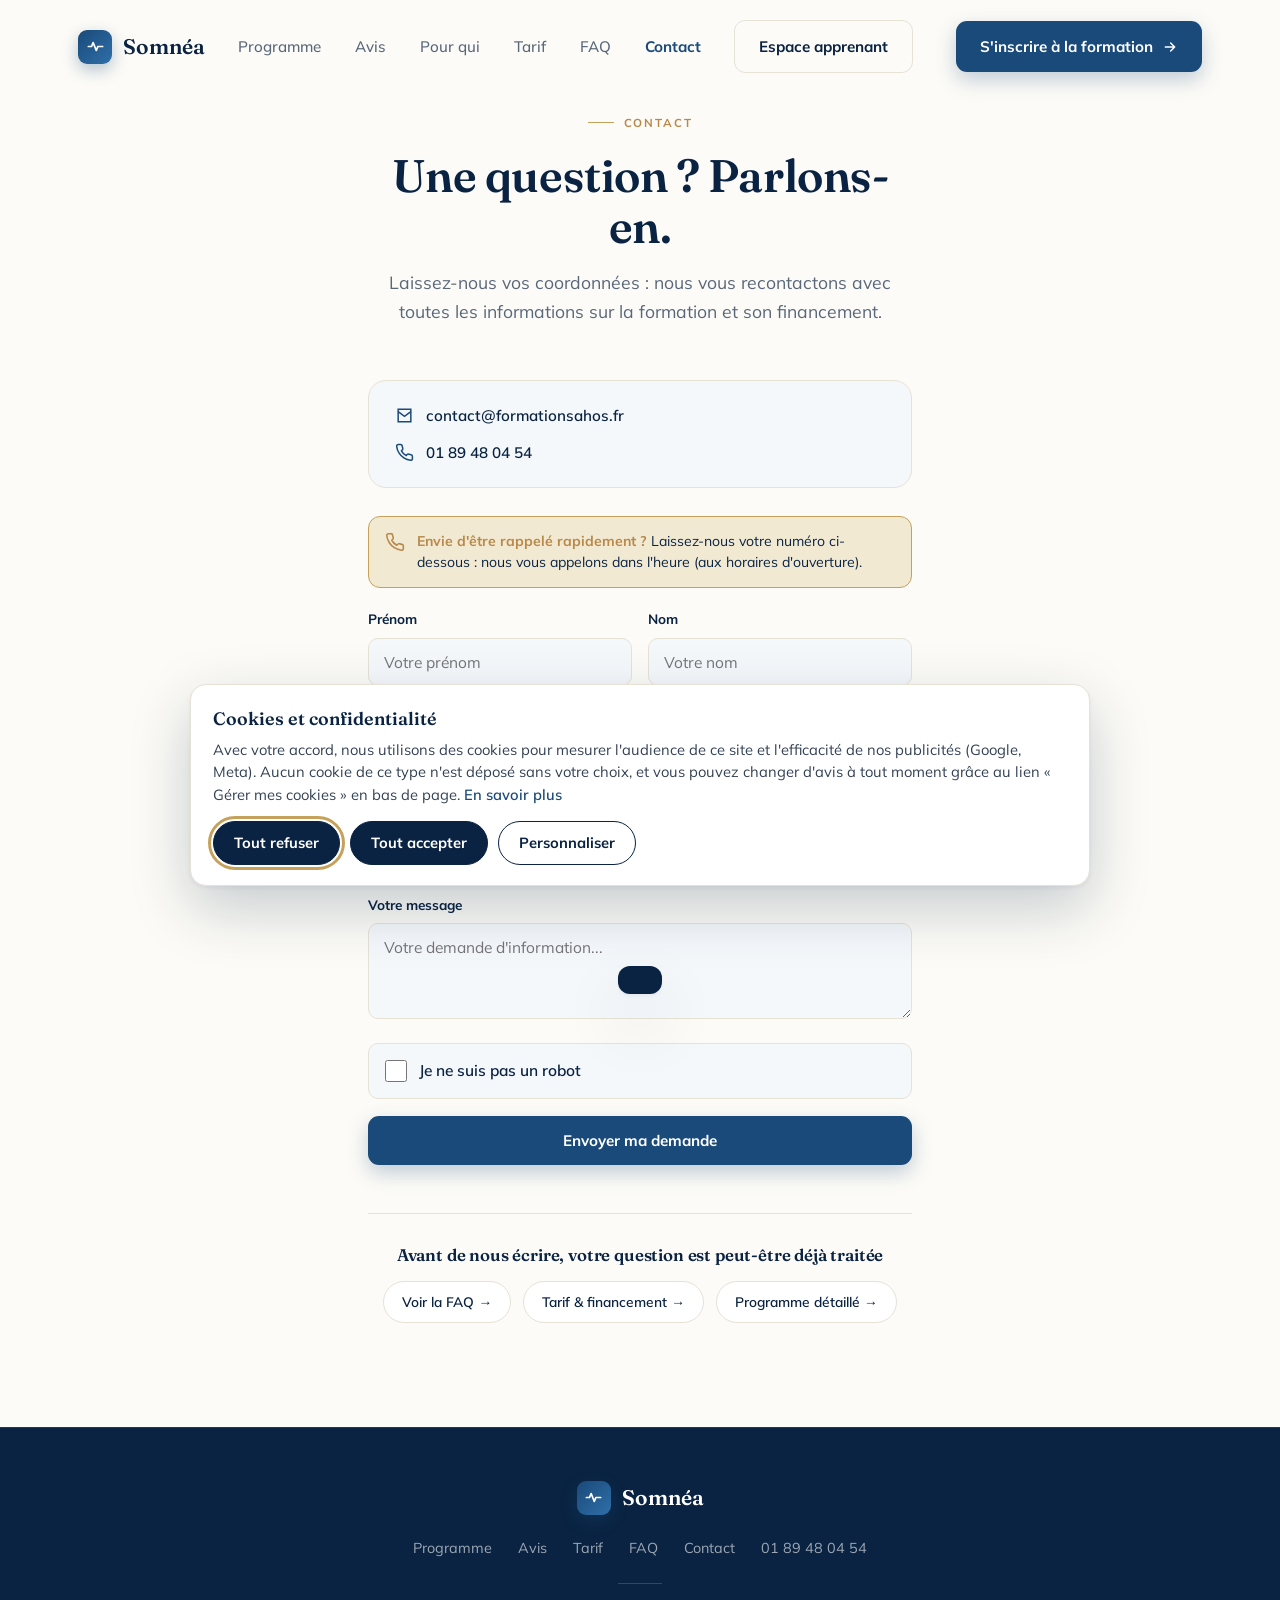
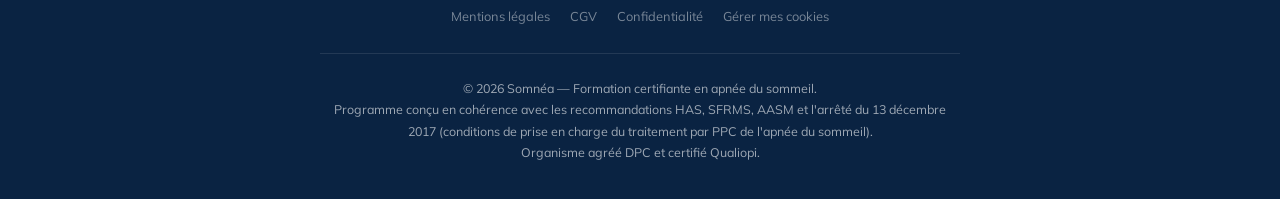
<file: contact.html>
<!DOCTYPE html>
<html lang="fr">
<head>
<meta charset="UTF-8">
<!-- Consentement (Google Consent Mode v2) : tout est refusé tant que le visiteur n'a pas choisi -->
<script>
window.dataLayer=window.dataLayer||[];function gtag(){dataLayer.push(arguments);}
gtag('consent','default',{ad_storage:'denied',ad_user_data:'denied',ad_personalization:'denied',analytics_storage:'denied',wait_for_update:500});
try{var c=JSON.parse(localStorage.getItem('somnea_consent_v1')||'null');if(c&&Date.now()-c.ts<15552000000){var a=c.ads?'granted':'denied';gtag('consent','update',{analytics_storage:c.analytics?'granted':'denied',ad_storage:a,ad_user_data:a,ad_personalization:a});}}catch(e){}
</script>
<!-- Google Tag Manager -->
<script>(function(w,d,s,l,i){w[l]=w[l]||[];w[l].push({'gtm.start':
new Date().getTime(),event:'gtm.js'});var f=d.getElementsByTagName(s)[0],
j=d.createElement(s),dl=l!='dataLayer'?'&l='+l:'';j.async=true;j.src=
'https://www.googletagmanager.com/gtm.js?id='+i+dl;f.parentNode.insertBefore(j,f);
})(window,document,'script','dataLayer','GTM-WKT38CDW');</script>
<!-- End Google Tag Manager -->
<meta name="viewport" content="width=device-width, initial-scale=1.0">
<title>Contact — Formation Apnée du Sommeil | Somnéa</title>
<meta name="description" content="Une question sur la formation ou son financement ? Écrivez-nous ou laissez votre numéro pour être rappelé sous l'heure.">
<link rel="canonical" href="https://formationsahos.fr/contact">
<link rel="icon" href="favicon.svg" type="image/svg+xml">
<link rel="icon" href="favicon.ico" sizes="any">
<link rel="apple-touch-icon" href="apple-touch-icon.png">
<link rel="preconnect" href="https://fonts.googleapis.com">
<link rel="preconnect" href="https://fonts.gstatic.com" crossorigin>
<link href="https://fonts.googleapis.com/css2?family=Fraunces:opsz,wght@9..144,400;9..144,500;9..144,600;9..144,700&family=Mulish:wght@300;400;500;600;700&display=swap" rel="stylesheet">
<link rel="stylesheet" href="site.css?v=6">
<style>
  .contact-page{max-width:600px;margin:0 auto}
  .contact-direct{background:var(--mist-2);border:1px solid var(--line);border-radius:var(--r);padding:22px 26px;margin:28px 0;display:flex;flex-direction:column;gap:12px}
  .contact-direct-row{display:flex;align-items:center;gap:12px;font-size:.95rem;color:var(--navy);font-weight:600}
  .contact-direct-row svg{width:19px;height:19px;color:var(--blue);flex-shrink:0}
  .contact-privacy{font-size:.82rem;color:var(--soft);margin-bottom:26px;line-height:1.6}
  .contact-page .form{background:transparent;border:none;padding:0;box-shadow:none}
  .contact-links{margin-top:48px;padding-top:32px;border-top:1px solid var(--line);text-align:center}
  .contact-links h3{font-size:1.05rem;margin-bottom:16px;color:var(--navy)}
  .contact-links-row{display:flex;gap:12px;justify-content:center;flex-wrap:wrap}
  .contact-links-row a{background:var(--white);border:1px solid var(--line);border-radius:999px;padding:9px 18px;font-size:.86rem;font-weight:600;color:var(--navy);transition:border-color .2s,color .2s}
  .contact-links-row a:hover{border-color:var(--azure);color:var(--blue)}
</style>
<link rel="stylesheet" href="consent.css">
</head>
<body>
<!-- Google Tag Manager (noscript) -->
<noscript><iframe src="https://www.googletagmanager.com/ns.html?id=GTM-WKT38CDW"
height="0" width="0" style="display:none;visibility:hidden"></iframe></noscript>
<!-- End Google Tag Manager (noscript) -->

<header id="header">
  <div class="wrap nav">
    <a href="/" class="logo">
      <span class="mark"><svg viewBox="0 0 24 24" fill="none" stroke="#fff" stroke-width="2.2" stroke-linecap="round" stroke-linejoin="round"><path d="M3 12h4l2-5 4 10 2-5h6"/></svg></span>
      Somnéa
    </a>
    <nav class="nav-links">
      <a href="programme">Programme</a>
      <a href="avis">Avis</a>
      <a href="/#pourqui">Pour qui</a>
      <a href="tarif">Tarif</a>
      <a href="faq">FAQ</a>
      <a href="contact" class="active">Contact</a>
      <a href="https://espace.formationsahos.fr" target="_blank" rel="noopener" class="btn btn-ghost nav-learner-mobile">Espace apprenant</a>
      <a href="https://buy.stripe.com/00w6oGfQMgUlgfi63p4ow00" target="_blank" rel="noopener" class="btn btn-primary nav-cta-mobile">S'inscrire à la formation</a>
    </nav>
    <a href="https://espace.formationsahos.fr" target="_blank" rel="noopener" class="btn btn-ghost nav-learner-desktop">Espace apprenant</a>
    <a href="https://buy.stripe.com/00w6oGfQMgUlgfi63p4ow00" target="_blank" rel="noopener" class="btn btn-primary">
      S'inscrire à la formation
      <svg viewBox="0 0 24 24" fill="none" stroke="currentColor" stroke-width="2.2" stroke-linecap="round" stroke-linejoin="round"><path d="M5 12h14M13 6l6 6-6 6"/></svg>
    </a>
    <button class="nav-toggle" id="navToggle" aria-label="Menu" aria-expanded="false">
      <svg class="ic-menu" viewBox="0 0 24 24" fill="none" stroke="currentColor" stroke-width="2.2" stroke-linecap="round" stroke-linejoin="round"><path d="M3 6h18M3 12h18M3 18h18"/></svg>
      <svg class="ic-close" viewBox="0 0 24 24" fill="none" stroke="currentColor" stroke-width="2.2" stroke-linecap="round" stroke-linejoin="round"><path d="M6 6l12 12M18 6L6 18"/></svg>
    </button>
  </div>
  <div class="nav-overlay" id="navOverlay"></div>
</header>

<section class="block">
  <div class="wrap contact-page">
    <div class="sec-head center reveal">
      <span class="eyebrow">Contact</span>
      <h1>Une question ? Parlons-en.</h1>
      <p>Laissez-nous vos coordonnées : nous vous recontactons avec toutes les informations sur la formation et son financement.</p>
    </div>

    <div class="contact-direct reveal">
      <div class="contact-direct-row"><svg viewBox="0 0 24 24" fill="none" stroke="currentColor" stroke-width="1.9"><path d="M4 4h16v16H4z"/><path d="M4 7l8 6 8-6"/></svg> contact@formationsahos.fr</div>
      <a href="tel:+33189480454" class="contact-direct-row" style="text-decoration:none"><svg viewBox="0 0 24 24" fill="none" stroke="currentColor" stroke-width="1.9" stroke-linecap="round" stroke-linejoin="round"><path d="M22 16.92v3a2 2 0 0 1-2.18 2 19.79 19.79 0 0 1-8.63-3.07 19.5 19.5 0 0 1-6-6 19.79 19.79 0 0 1-3.07-8.67A2 2 0 0 1 4.11 2h3a2 2 0 0 1 2 1.72c.127.96.362 1.903.7 2.81a2 2 0 0 1-.45 2.11L8.09 9.91a16 16 0 0 0 6 6l1.27-1.27a2 2 0 0 1 2.11-.45c.907.338 1.85.573 2.81.7A2 2 0 0 1 22 16.92z"/></svg> 01 89 48 04 54</a>
    </div>

    <div class="form-callback reveal">
      <svg viewBox="0 0 24 24" fill="none" stroke="currentColor" stroke-width="1.9" stroke-linecap="round" stroke-linejoin="round"><path d="M22 16.92v3a2 2 0 01-2.18 2 19.79 19.79 0 01-8.63-3.07 19.5 19.5 0 01-6-6 19.79 19.79 0 01-3.07-8.67A2 2 0 014.11 2h3a2 2 0 012 1.72c.13 1 .37 1.94.7 2.81a2 2 0 01-.45 2.11L8.09 9.91a16 16 0 006 6l1.27-1.27a2 2 0 012.11-.45c.87.33 1.81.57 2.81.7A2 2 0 0122 16.92z"/></svg>
      <p><strong>Envie d'être rappelé rapidement ?</strong> Laissez-nous votre numéro ci-dessous : nous vous appelons dans l'heure (aux horaires d'ouverture).</p>
    </div>

    <div class="form reveal" data-d="1">
      <div class="form-row">
        <div class="field"><label>Prénom</label><input type="text" id="f-prenom" placeholder="Votre prénom" required></div>
        <div class="field"><label>Nom</label><input type="text" id="f-nom" placeholder="Votre nom" required></div>
      </div>
      <div class="form-row">
        <div class="field"><label>E-mail</label><input type="email" id="f-email" placeholder="vous@exemple.fr" required></div>
        <div class="field"><label>Téléphone <span style="font-weight:400;color:var(--soft)">(optionnel)</span></label><input type="tel" id="f-tel" placeholder="06 12 34 56 78"></div>
      </div>
      <div class="field"><label>Profession</label>
        <select id="f-profession"><option>Médecin</option><option>Chirurgien-dentiste</option><option>Pharmacien</option><option>Autre professionnel de santé</option></select>
      </div>
      <div class="field"><label>Votre message</label><textarea id="f-message" placeholder="Votre demande d'information..."></textarea></div>
      <label class="robot-check"><input type="checkbox" id="f-robot"><span>Je ne suis pas un robot</span></label>
      <div class="hp" aria-hidden="true"><label>Ne pas remplir <input type="text" id="f-website" name="website" tabindex="-1" autocomplete="off"></label></div>
      <button class="btn btn-primary" onclick="submitForm(event)">Envoyer ma demande</button>
      <div class="form-success" id="formSuccess">✓ Merci, votre demande a bien été envoyée. Nous revenons vers vous rapidement.</div>
    </div>

    <div class="contact-links reveal">
      <h3>Avant de nous écrire, votre question est peut-être déjà traitée</h3>
      <div class="contact-links-row">
        <a href="faq">Voir la FAQ →</a>
        <a href="tarif">Tarif &amp; financement →</a>
        <a href="programme">Programme détaillé →</a>
      </div>
    </div>
  </div>
</section>

<footer>
  <div class="wrap">
    <div class="foot-grid">
      <a href="/" class="logo">
        <span class="mark"><svg viewBox="0 0 24 24" fill="none" stroke="#fff" stroke-width="2.2" stroke-linecap="round" stroke-linejoin="round"><path d="M3 12h4l2-5 4 10 2-5h6"/></svg></span>
        Somnéa
      </a>
      <div class="foot-links">
        <a href="programme">Programme</a>
        <a href="avis">Avis</a>
        <a href="tarif">Tarif</a>
        <a href="faq">FAQ</a>
        <a href="contact">Contact</a>
        <a href="tel:+33189480454">01 89 48 04 54</a>
      </div>
      <div class="foot-divider"></div>
      <div class="foot-legal-links">
        <a href="mentions-legales">Mentions légales</a>
        <a href="cgv">CGV</a>
        <a href="confidentialite">Confidentialité</a>
        <a href="#" data-cookie-settings>Gérer mes cookies</a>
      </div>
    </div>
    <div class="foot-copy">© 2026 Somnéa — Formation certifiante en apnée du sommeil.<br>Programme conçu en cohérence avec les recommandations HAS, SFRMS, AASM et l'arrêté du 13 décembre 2017 (conditions de prise en charge du traitement par PPC de l'apnée du sommeil).<br>Organisme agréé DPC et certifié Qualiopi.</div>
  </div>
</footer>

<div class="toast" id="toast"></div>

<script>
  const header=document.getElementById('header');
  window.addEventListener('scroll',()=>header.classList.toggle('scrolled',window.scrollY>30));

  const navToggle=document.getElementById('navToggle');
  const navLinks=document.querySelector('.nav-links');
  const navOverlay=document.getElementById('navOverlay');
  function closeNav(){navToggle.classList.remove('open');navLinks.classList.remove('open');navOverlay.classList.remove('open');document.body.style.overflow='';navToggle.setAttribute('aria-expanded','false');}
  function openNav(){navToggle.classList.add('open');navLinks.classList.add('open');navOverlay.classList.add('open');document.body.style.overflow='hidden';navToggle.setAttribute('aria-expanded','true');}
  navToggle.addEventListener('click',()=>{navToggle.classList.contains('open')?closeNav():openNav();});
  navOverlay.addEventListener('click',closeNav);
  navLinks.querySelectorAll('a').forEach(a=>a.addEventListener('click',closeNav));
  const io=new IntersectionObserver((es)=>es.forEach(e=>{if(e.isIntersecting){e.target.classList.add('in');io.unobserve(e.target)}}),{threshold:.12});
  document.querySelectorAll('.reveal').forEach(el=>io.observe(el));
  window.addEventListener('load',()=>document.querySelectorAll('.reveal').forEach(el=>{
    const r=el.getBoundingClientRect();
    if(r.top<window.innerHeight) el.classList.add('in');
  }));

  function toast(msg){const t=document.getElementById('toast');t.textContent=msg;t.classList.add('show');setTimeout(()=>t.classList.remove('show'),3600);}

  const pageOpened=Date.now();

  function submitForm(e){
    e.preventDefault();
    const prenom=document.getElementById('f-prenom').value.trim();
    const nom=document.getElementById('f-nom').value.trim();
    const email=document.getElementById('f-email').value.trim();
    const tel=document.getElementById('f-tel').value.trim();
    const profession=document.getElementById('f-profession').value;
    const message=document.getElementById('f-message').value.trim();

    if(!prenom||!nom||!email){toast('Merci de renseigner au moins votre prénom, nom et e-mail.');return;}

    // Piège à robots : le champ caché n'est jamais rempli par un humain
    if(document.getElementById('f-website').value){document.getElementById('formSuccess').style.display='block';return;}
    if(!document.getElementById('f-robot').checked){toast('Merci de cocher la case « Je ne suis pas un robot ».');return;}
    if(Date.now()-pageOpened<3000){toast('Merci de patienter quelques secondes, puis réessayez.');return;}

    const btn=e.target;
    const originalText=btn.textContent;
    btn.disabled=true;
    btn.textContent='Envoi en cours...';

    fetch('https://api.web3forms.com/submit',{
      method:'POST',
      headers:{'Content-Type':'application/json','Accept':'application/json'},
      body:JSON.stringify({
        access_key:'fcd6ac1e-e787-4e56-888e-28e8146fcb4c',
        subject:'Nouvelle demande — Formation Apnée du Sommeil',
        from_name:prenom+' '+nom,
        prenom:prenom,
        nom:nom,
        email:email,
        telephone:tel||'(non renseigné)',
        profession:profession,
        message:message||'(aucun message)'
      })
    }).then(r=>r.json()).then(data=>{
      btn.disabled=false;
      btn.textContent=originalText;
      document.getElementById('f-robot').checked=false;
      if(data.success){
        document.getElementById('formSuccess').style.display='block';
        document.getElementById('f-prenom').value='';
        document.getElementById('f-nom').value='';
        document.getElementById('f-email').value='';
        document.getElementById('f-tel').value='';
        document.getElementById('f-message').value='';
      }else{
        toast('Une erreur est survenue. Merci de réessayer ou de nous écrire directement.');
      }
    }).catch(()=>{
      btn.disabled=false;
      btn.textContent=originalText;
      document.getElementById('f-robot').checked=false;
      toast('Une erreur est survenue. Merci de réessayer ou de nous écrire directement.');
    });
  }
</script>
<script src="stats.js" defer></script>
<script src="consent.js" defer></script>
</body>
</html>
</file>
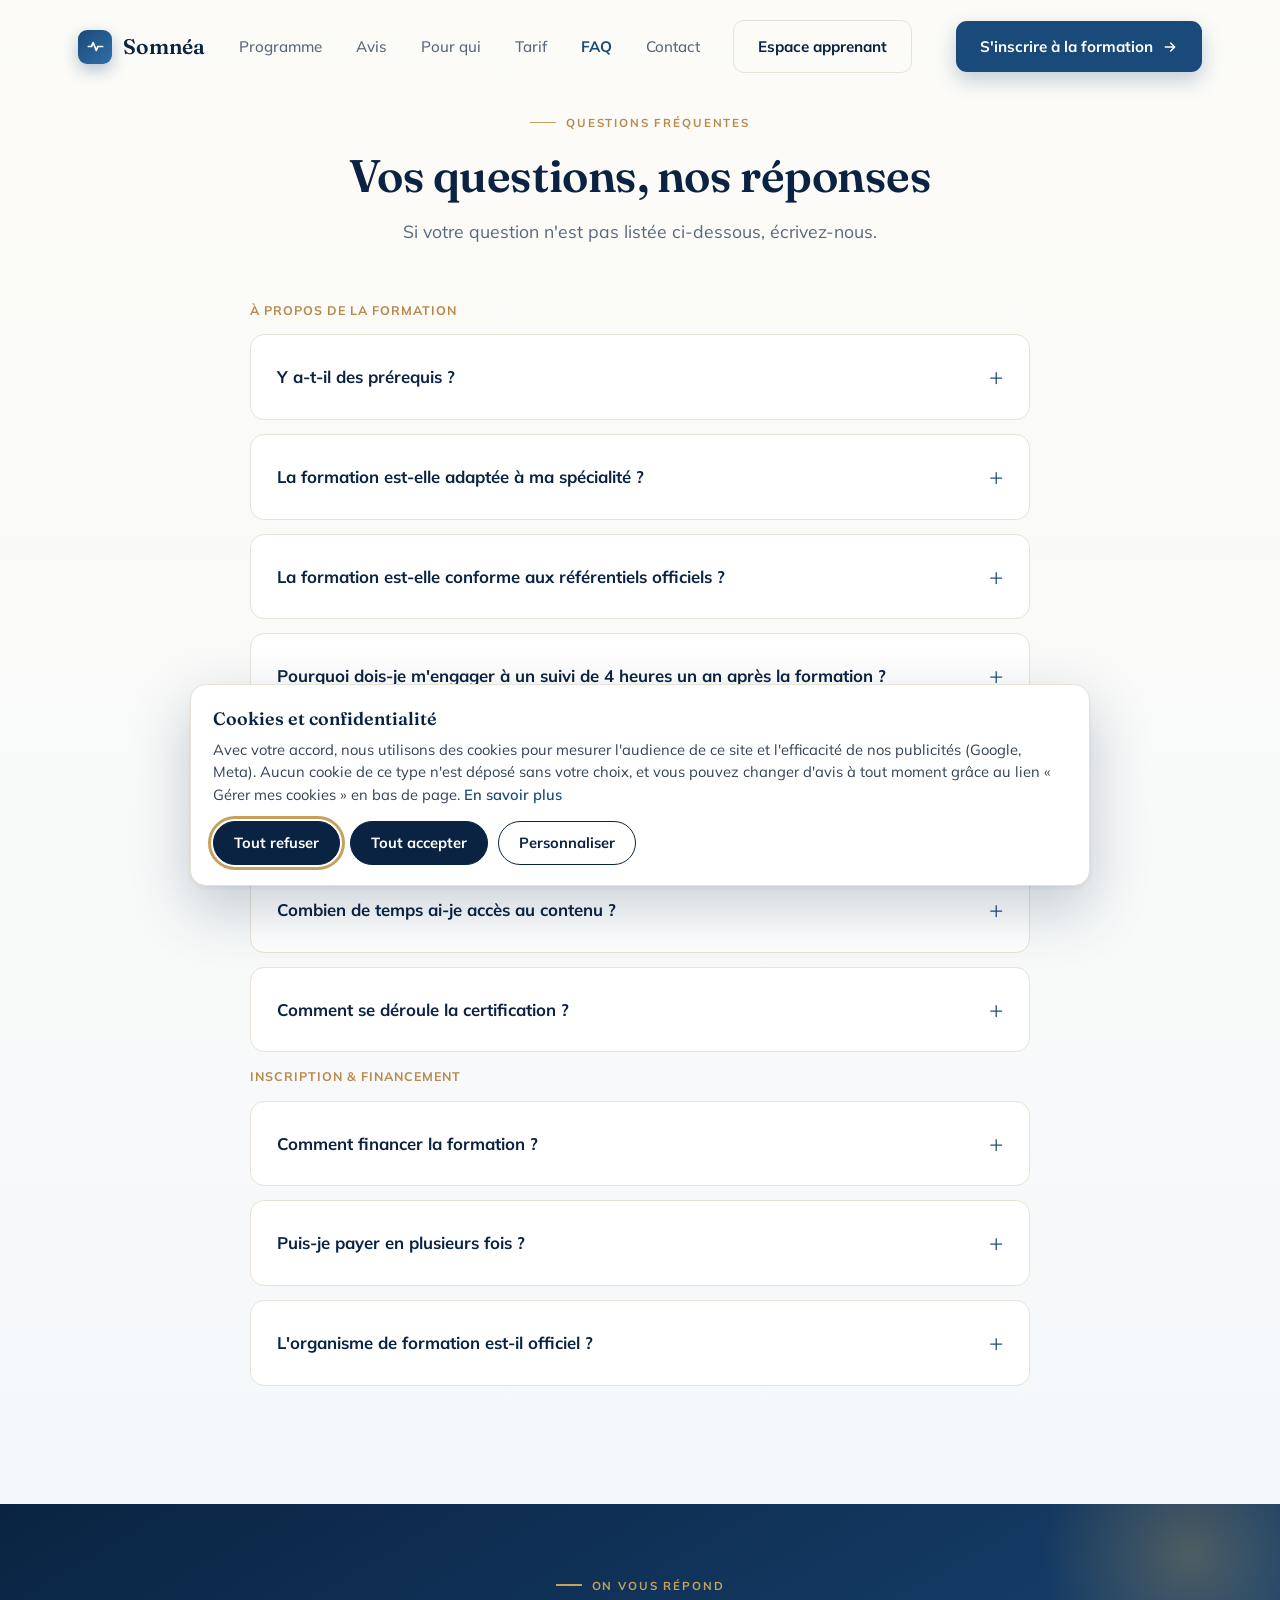
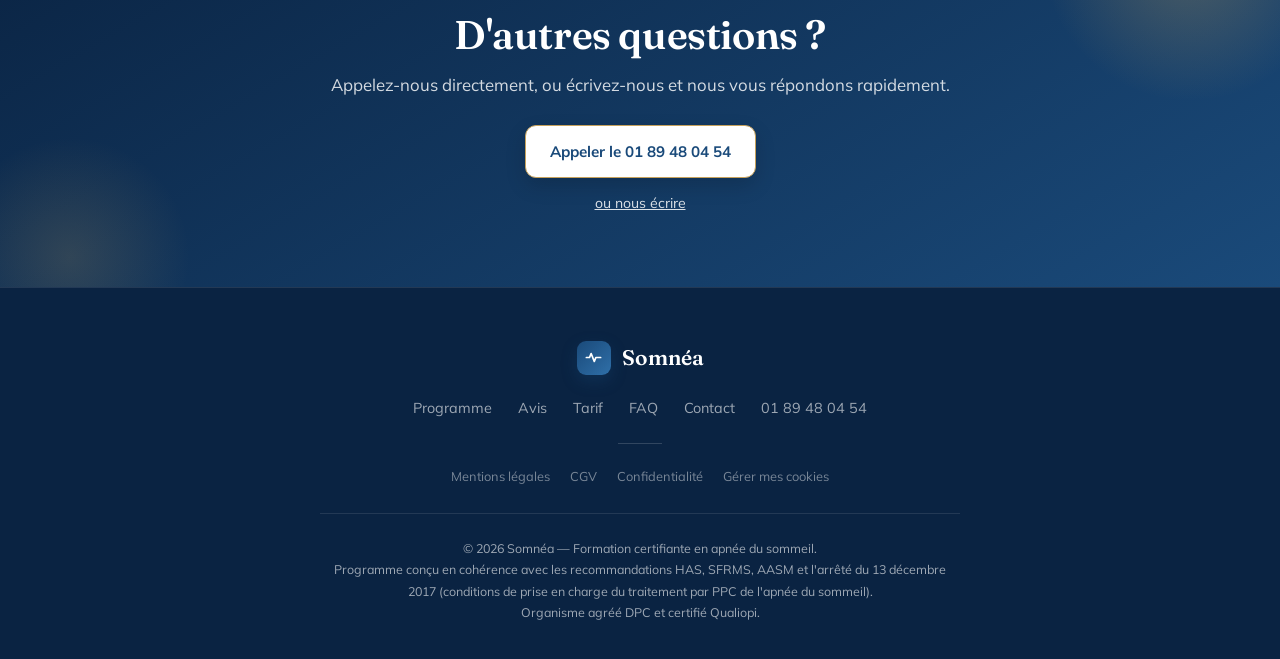
<file: faq.html>
<!DOCTYPE html>
<html lang="fr">
<head>
<meta charset="UTF-8">
<!-- Consentement (Google Consent Mode v2) : tout est refusé tant que le visiteur n'a pas choisi -->
<script>
window.dataLayer=window.dataLayer||[];function gtag(){dataLayer.push(arguments);}
gtag('consent','default',{ad_storage:'denied',ad_user_data:'denied',ad_personalization:'denied',analytics_storage:'denied',wait_for_update:500});
try{var c=JSON.parse(localStorage.getItem('somnea_consent_v1')||'null');if(c&&Date.now()-c.ts<15552000000){var a=c.ads?'granted':'denied';gtag('consent','update',{analytics_storage:c.analytics?'granted':'denied',ad_storage:a,ad_user_data:a,ad_personalization:a});}}catch(e){}
</script>
<!-- Google Tag Manager -->
<script>(function(w,d,s,l,i){w[l]=w[l]||[];w[l].push({'gtm.start':
new Date().getTime(),event:'gtm.js'});var f=d.getElementsByTagName(s)[0],
j=d.createElement(s),dl=l!='dataLayer'?'&l='+l:'';j.async=true;j.src=
'https://www.googletagmanager.com/gtm.js?id='+i+dl;f.parentNode.insertBefore(j,f);
})(window,document,'script','dataLayer','GTM-WKT38CDW');</script>
<!-- End Google Tag Manager -->
<meta name="viewport" content="width=device-width, initial-scale=1.0">
<title>FAQ — Formation Apnée du Sommeil | Somnéa</title>
<meta name="description" content="Toutes les réponses à vos questions sur la formation certifiante 44h : financement, accès, certification, paiement.">
<link rel="canonical" href="https://formationsahos.fr/faq">
<link rel="icon" href="favicon.svg" type="image/svg+xml">
<link rel="icon" href="favicon.ico" sizes="any">
<link rel="apple-touch-icon" href="apple-touch-icon.png">
<link rel="preconnect" href="https://fonts.googleapis.com">
<link rel="preconnect" href="https://fonts.gstatic.com" crossorigin>
<link href="https://fonts.googleapis.com/css2?family=Fraunces:opsz,wght@9..144,400;9..144,500;9..144,600;9..144,700&family=Mulish:wght@300;400;500;600;700&display=swap" rel="stylesheet">
<link rel="stylesheet" href="site.css?v=6">
<style>
  .faq-category{max-width:780px;margin:0 auto}
  .faq-cat-title{font-size:.78rem;font-weight:700;text-transform:uppercase;letter-spacing:.08em;color:var(--gold-deep);margin:40px 0 14px}
  .faq-cat-title:first-child{margin-top:0}
</style>
<script type="application/ld+json">
{
  "@context": "https://schema.org",
  "@type": "FAQPage",
  "mainEntity": [
    {
      "@type": "Question",
      "name": "Y a-t-il des prérequis ?",
      "acceptedAnswer": {
        "@type": "Answer",
        "text": "La formation s'adresse aux professionnels de santé. Aucune connaissance préalable spécifique sur l'apnée du sommeil n'est requise : le parcours part des fondamentaux."
      }
    },
    {
      "@type": "Question",
      "name": "La formation est-elle adaptée à ma spécialité ?",
      "acceptedAnswer": {
        "@type": "Answer",
        "text": "Elle s'adresse en priorité aux médecins (généralistes, ORL, pneumologues, cardiologues, neurologues...) qui prescrivent et suivent. Les chirurgiens-dentistes y trouvent le volet OAM, et les autres professionnels de santé (pharmaciens, infirmiers, kinésithérapeutes) le dépistage et l'orientation."
      }
    },
    {
      "@type": "Question",
      "name": "La formation est-elle conforme aux référentiels officiels ?",
      "acceptedAnswer": {
        "@type": "Answer",
        "text": "Oui. Elle est conçue en cohérence avec l'arrêté du 13 décembre 2017 relatif aux conditions de prise en charge du traitement par PPC, ainsi qu'avec les recommandations HAS, SFRMS et AASM."
      }
    },
    {
      "@type": "Question",
      "name": "Pourquoi dois-je m'engager à un suivi de 4 heures un an après la formation ?",
      "acceptedAnswer": {
        "@type": "Answer",
        "text": "Depuis le 1er septembre 2026, le parcours DPC « Sommeil » comprend 48 heures : les 44 heures de la formation initiale (disponibles immédiatement), suivies de 4 heures de retour d'expérience un an plus tard, conformément aux règles du Comité pédagogique national de la FST « Sommeil / Somnologie ». Ces 4 heures se débloquent automatiquement sur l'espace apprenant à la date anniversaire de la formation initiale ; un engagement sur l'honneur à les réaliser est demandé dès la première connexion."
      }
    },
    {
      "@type": "Question",
      "name": "Comment se déroule la formation ?",
      "acceptedAnswer": {
        "@type": "Answer",
        "text": "100 % en e-learning. Vous accédez à la plateforme depuis n'importe quel appareil, 7j/7 et 24h/24. Vous progressez à votre rythme et reprenez exactement là où vous vous étiez arrêté."
      }
    },
    {
      "@type": "Question",
      "name": "Combien de temps ai-je accès au contenu ?",
      "acceptedAnswer": {
        "@type": "Answer",
        "text": "Vous bénéficiez d'un accès à la plateforme d'apprentissage sans limite de durée, afin d'avancer à votre rythme et de revenir sur les modules quand vous le souhaitez."
      }
    },
    {
      "@type": "Question",
      "name": "Comment se déroule la certification ?",
      "acceptedAnswer": {
        "@type": "Answer",
        "text": "Des évaluations jalonnent le parcours. Une fois les modules validés, vous recevez une attestation de formation que vous pouvez valoriser dans votre activité."
      }
    },
    {
      "@type": "Question",
      "name": "Comment financer la formation ?",
      "acceptedAnswer": {
        "@type": "Answer",
        "text": "Deux chemins possibles. En libéral : autofinancement direct, avec un coût en principe déductible de votre résultat imposable (BNC) — à confirmer avec votre expert-comptable. En tant que salarié : sollicitez la prise en charge de votre établissement dans le cadre du plan de formation ; nous vous transmettons devis et justificatifs sur simple demande via le formulaire de contact."
      }
    },
    {
      "@type": "Question",
      "name": "Puis-je payer en plusieurs fois ?",
      "acceptedAnswer": {
        "@type": "Answer",
        "text": "Oui, un paiement en plusieurs fois sans frais est disponible via Klarna, directement au moment du paiement sécurisé."
      }
    },
    {
      "@type": "Question",
      "name": "L'organisme de formation est-il officiel ?",
      "acceptedAnswer": {
        "@type": "Answer",
        "text": "Oui. Il s'agit d'un organisme de formation déclaré, certifié Qualiopi et agréé DPC auprès de l'Agence nationale du DPC (ANDPC) — autant de gages de qualité et de sérieux du parcours."
      }
    }
  ]
}
</script>
<link rel="stylesheet" href="consent.css">
</head>
<body>
<!-- Google Tag Manager (noscript) -->
<noscript><iframe src="https://www.googletagmanager.com/ns.html?id=GTM-WKT38CDW"
height="0" width="0" style="display:none;visibility:hidden"></iframe></noscript>
<!-- End Google Tag Manager (noscript) -->

<header id="header">
  <div class="wrap nav">
    <a href="/" class="logo">
      <span class="mark"><svg viewBox="0 0 24 24" fill="none" stroke="#fff" stroke-width="2.2" stroke-linecap="round" stroke-linejoin="round"><path d="M3 12h4l2-5 4 10 2-5h6"/></svg></span>
      Somnéa
    </a>
    <nav class="nav-links">
      <a href="programme">Programme</a>
      <a href="avis">Avis</a>
      <a href="/#pourqui">Pour qui</a>
      <a href="tarif">Tarif</a>
      <a href="faq" class="active">FAQ</a>
      <a href="contact">Contact</a>
      <a href="https://espace.formationsahos.fr" target="_blank" rel="noopener" class="btn btn-ghost nav-learner-mobile">Espace apprenant</a>
      <a href="https://buy.stripe.com/00w6oGfQMgUlgfi63p4ow00" target="_blank" rel="noopener" class="btn btn-primary nav-cta-mobile">S'inscrire à la formation</a>
    </nav>
    <a href="https://espace.formationsahos.fr" target="_blank" rel="noopener" class="btn btn-ghost nav-learner-desktop">Espace apprenant</a>
    <a href="https://buy.stripe.com/00w6oGfQMgUlgfi63p4ow00" target="_blank" rel="noopener" class="btn btn-primary">
      S'inscrire à la formation
      <svg viewBox="0 0 24 24" fill="none" stroke="currentColor" stroke-width="2.2" stroke-linecap="round" stroke-linejoin="round"><path d="M5 12h14M13 6l6 6-6 6"/></svg>
    </a>
    <button class="nav-toggle" id="navToggle" aria-label="Menu" aria-expanded="false">
      <svg class="ic-menu" viewBox="0 0 24 24" fill="none" stroke="currentColor" stroke-width="2.2" stroke-linecap="round" stroke-linejoin="round"><path d="M3 6h18M3 12h18M3 18h18"/></svg>
      <svg class="ic-close" viewBox="0 0 24 24" fill="none" stroke="currentColor" stroke-width="2.2" stroke-linecap="round" stroke-linejoin="round"><path d="M6 6l12 12M18 6L6 18"/></svg>
    </button>
  </div>
  <div class="nav-overlay" id="navOverlay"></div>
</header>

<section class="block faq" id="faq">
  <div class="wrap">
    <div class="sec-head center reveal">
      <span class="eyebrow">Questions fréquentes</span>
      <h1>Vos questions, nos réponses</h1>
      <p>Si votre question n'est pas listée ci-dessous, <a href="contact">écrivez-nous</a>.</p>
    </div>

    <div class="faq-category">
      <p class="faq-cat-title reveal">À propos de la formation</p>
      <div class="faq-list">
        <div class="faq-item reveal"><div class="faq-q">Y a-t-il des prérequis ?<span class="ic">+</span></div><div class="faq-a"><p>La formation s'adresse aux professionnels de santé. Aucune connaissance préalable spécifique sur l'apnée du sommeil n'est requise : le parcours part des fondamentaux.</p></div></div>
        <div class="faq-item reveal"><div class="faq-q">La formation est-elle adaptée à ma spécialité ?<span class="ic">+</span></div><div class="faq-a"><p>Elle s'adresse en priorité aux médecins (généralistes, ORL, pneumologues, cardiologues, neurologues...) qui prescrivent et suivent. Les chirurgiens-dentistes y trouvent le volet OAM, et les autres professionnels de santé (pharmaciens, infirmiers, kinésithérapeutes) le dépistage et l'orientation.</p></div></div>
        <div class="faq-item reveal"><div class="faq-q">La formation est-elle conforme aux référentiels officiels ?<span class="ic">+</span></div><div class="faq-a"><p>Oui. Elle est conçue en cohérence avec l'arrêté du 13 décembre 2017 relatif aux conditions de prise en charge du traitement par PPC, ainsi qu'avec les recommandations HAS, SFRMS et AASM.</p></div></div>
        <div class="faq-item reveal"><div class="faq-q">Pourquoi dois-je m'engager à un suivi de 4 heures un an après la formation ?<span class="ic">+</span></div><div class="faq-a"><p>Depuis le 1ᵉʳ septembre 2026, le parcours DPC « Sommeil » comprend 48 heures : les 44 heures de la formation initiale (disponibles immédiatement), suivies de 4 heures de retour d'expérience un an plus tard, conformément aux règles du Comité pédagogique national de la FST « Sommeil / Somnologie ». Ces 4 heures se débloquent automatiquement sur votre espace apprenant à la date anniversaire de votre formation initiale ; un engagement sur l'honneur à les réaliser vous est demandé dès votre première connexion.</p></div></div>
      </div>
    </div>

    <div class="faq-category">
      <p class="faq-cat-title reveal">Modalités pratiques</p>
      <div class="faq-list">
        <div class="faq-item reveal"><div class="faq-q">Comment se déroule la formation ?<span class="ic">+</span></div><div class="faq-a"><p>100 % en e-learning. Vous accédez à la plateforme depuis n'importe quel appareil, 7j/7 et 24h/24. Vous progressez à votre rythme et reprenez exactement là où vous vous étiez arrêté.</p></div></div>
        <div class="faq-item reveal"><div class="faq-q">Combien de temps ai-je accès au contenu ?<span class="ic">+</span></div><div class="faq-a"><p>Vous bénéficiez d'un accès à la plateforme d'apprentissage sans limite de durée, afin d'avancer à votre rythme et de revenir sur les modules quand vous le souhaitez.</p></div></div>
        <div class="faq-item reveal"><div class="faq-q">Comment se déroule la certification ?<span class="ic">+</span></div><div class="faq-a"><p>Des évaluations jalonnent le parcours. Une fois les modules validés, vous recevez une attestation de formation que vous pouvez valoriser dans votre activité.</p></div></div>
      </div>
    </div>

    <div class="faq-category">
      <p class="faq-cat-title reveal">Inscription &amp; financement</p>
      <div class="faq-list">
        <div class="faq-item reveal"><div class="faq-q">Comment financer la formation ?<span class="ic">+</span></div><div class="faq-a"><p>Deux chemins possibles. En libéral : autofinancement direct, avec un coût en principe déductible de votre résultat imposable (BNC) — à confirmer avec votre expert-comptable. En tant que salarié : sollicitez la prise en charge de votre établissement dans le cadre du plan de formation ; nous vous transmettons devis et justificatifs sur simple demande via le formulaire de contact.</p></div></div>
        <div class="faq-item reveal"><div class="faq-q">Puis-je payer en plusieurs fois ?<span class="ic">+</span></div><div class="faq-a"><p>Oui, un paiement en plusieurs fois sans frais est disponible via Klarna, directement au moment du paiement sécurisé.</p></div></div>
        <div class="faq-item reveal"><div class="faq-q">L'organisme de formation est-il officiel ?<span class="ic">+</span></div><div class="faq-a"><p>Oui. Il s'agit d'un organisme de formation déclaré, certifié <strong>Qualiopi</strong> et agréé <strong>DPC</strong> auprès de l'Agence nationale du DPC (ANDPC) — autant de gages de qualité et de sérieux du parcours.</p></div></div>
      </div>
    </div>
  </div>
</section>

<section class="footer-cta">
  <div class="wrap footer-cta-inner">
    <span class="eyebrow">On vous répond</span>
    <h2>D'autres questions ?</h2>
    <p>Appelez-nous directement, ou écrivez-nous et nous vous répondons rapidement.</p>
    <a href="tel:+33189480454" class="btn btn-white">Appeler le 01 89 48 04 54</a>
    <a href="contact" style="color:rgba(255,255,255,.85);font-size:.88rem;text-decoration:underline">ou nous écrire</a>
  </div>
</section>

<footer>
  <div class="wrap">
    <div class="foot-grid">
      <a href="/" class="logo">
        <span class="mark"><svg viewBox="0 0 24 24" fill="none" stroke="#fff" stroke-width="2.2" stroke-linecap="round" stroke-linejoin="round"><path d="M3 12h4l2-5 4 10 2-5h6"/></svg></span>
        Somnéa
      </a>
      <div class="foot-links">
        <a href="programme">Programme</a>
        <a href="avis">Avis</a>
        <a href="tarif">Tarif</a>
        <a href="faq">FAQ</a>
        <a href="contact">Contact</a>
        <a href="tel:+33189480454">01 89 48 04 54</a>
      </div>
      <div class="foot-divider"></div>
      <div class="foot-legal-links">
        <a href="mentions-legales">Mentions légales</a>
        <a href="cgv">CGV</a>
        <a href="confidentialite">Confidentialité</a>
        <a href="#" data-cookie-settings>Gérer mes cookies</a>
      </div>
    </div>
    <div class="foot-copy">© 2026 Somnéa — Formation certifiante en apnée du sommeil.<br>Programme conçu en cohérence avec les recommandations HAS, SFRMS, AASM et l'arrêté du 13 décembre 2017 (conditions de prise en charge du traitement par PPC de l'apnée du sommeil).<br>Organisme agréé DPC et certifié Qualiopi.</div>
  </div>
</footer>

<script>
  const header=document.getElementById('header');
  window.addEventListener('scroll',()=>header.classList.toggle('scrolled',window.scrollY>30));

  const navToggle=document.getElementById('navToggle');
  const navLinks=document.querySelector('.nav-links');
  const navOverlay=document.getElementById('navOverlay');
  function closeNav(){navToggle.classList.remove('open');navLinks.classList.remove('open');navOverlay.classList.remove('open');document.body.style.overflow='';navToggle.setAttribute('aria-expanded','false');}
  function openNav(){navToggle.classList.add('open');navLinks.classList.add('open');navOverlay.classList.add('open');document.body.style.overflow='hidden';navToggle.setAttribute('aria-expanded','true');}
  navToggle.addEventListener('click',()=>{navToggle.classList.contains('open')?closeNav():openNav();});
  navOverlay.addEventListener('click',closeNav);
  navLinks.querySelectorAll('a').forEach(a=>a.addEventListener('click',closeNav));
  const io=new IntersectionObserver((es)=>es.forEach(e=>{if(e.isIntersecting){e.target.classList.add('in');io.unobserve(e.target)}}),{threshold:.12});
  document.querySelectorAll('.reveal').forEach(el=>io.observe(el));
  window.addEventListener('load',()=>document.querySelectorAll('.reveal').forEach(el=>{
    const r=el.getBoundingClientRect();
    if(r.top<window.innerHeight) el.classList.add('in');
  }));
  document.querySelectorAll('.faq-q').forEach(q=>q.addEventListener('click',()=>q.parentElement.classList.toggle('open')));
</script>
<script src="stats.js" defer></script>
<script src="consent.js" defer></script>
</body>
</html>
</file>
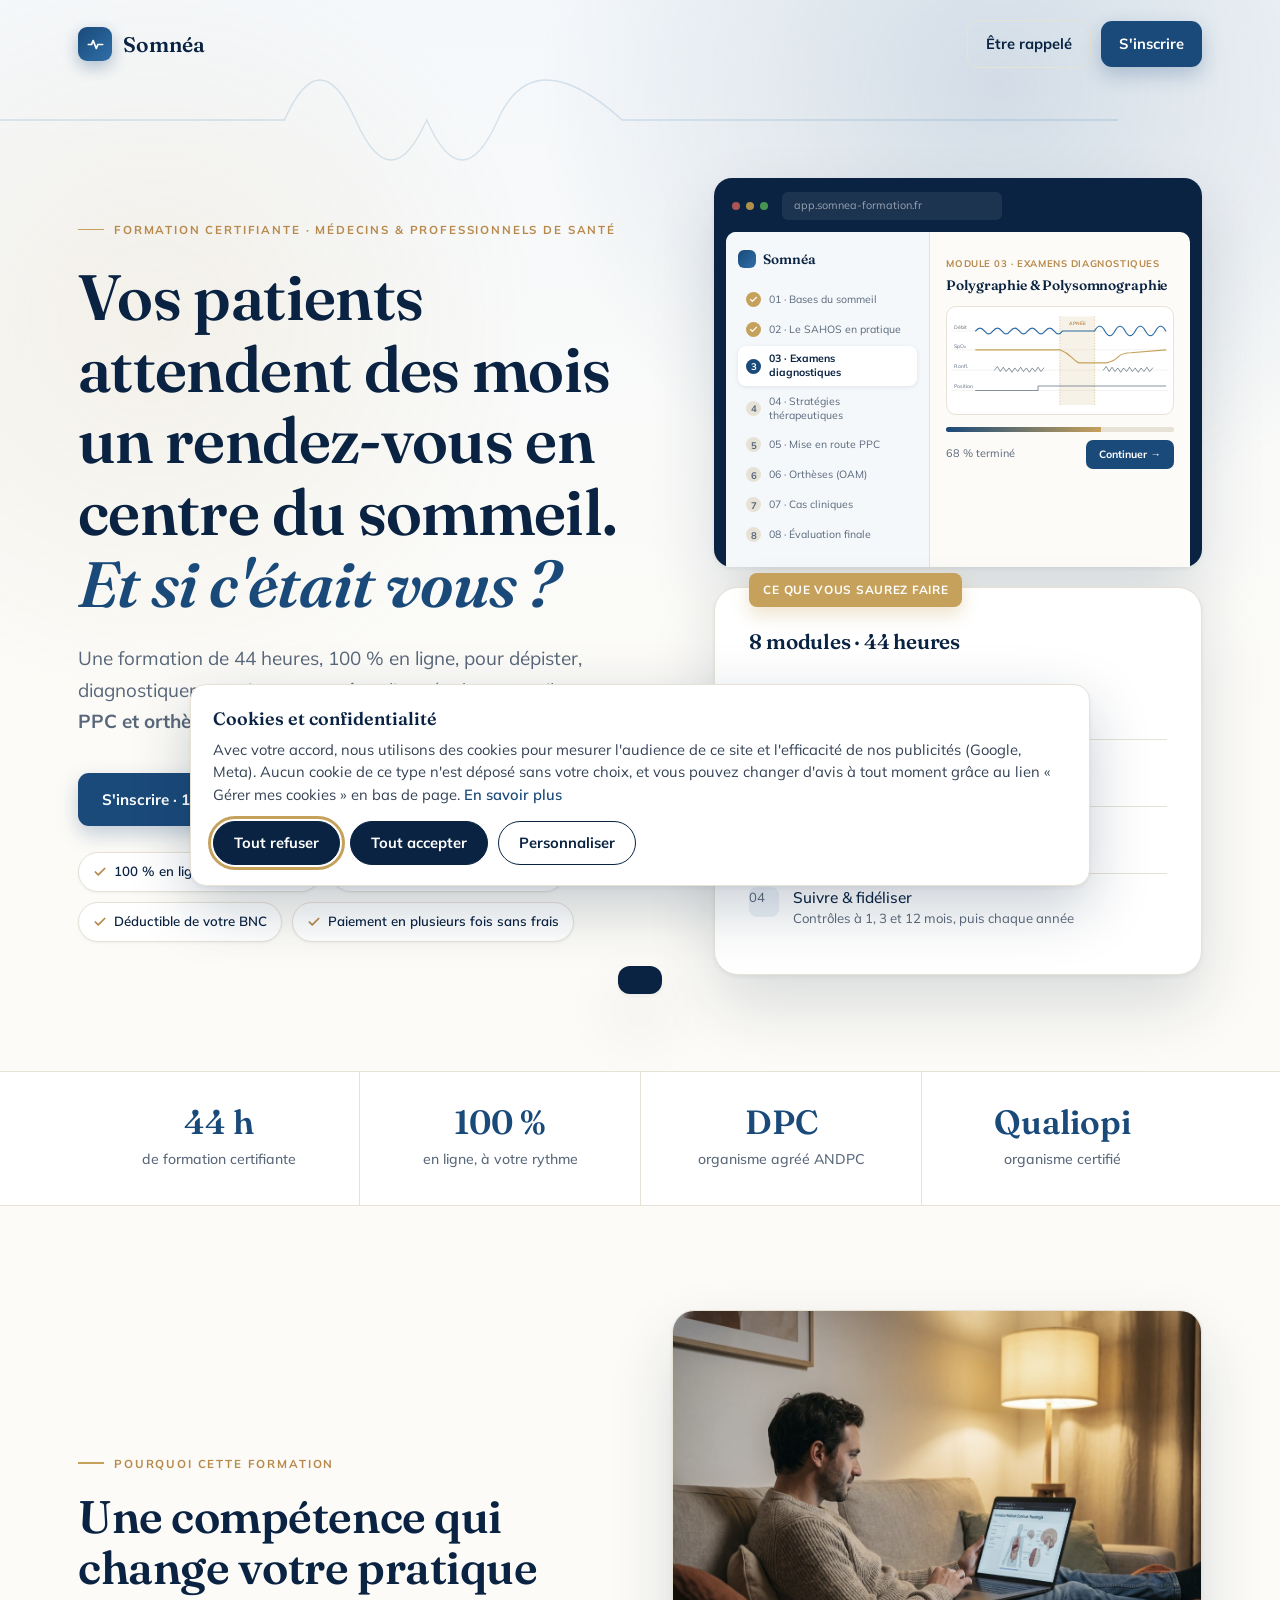
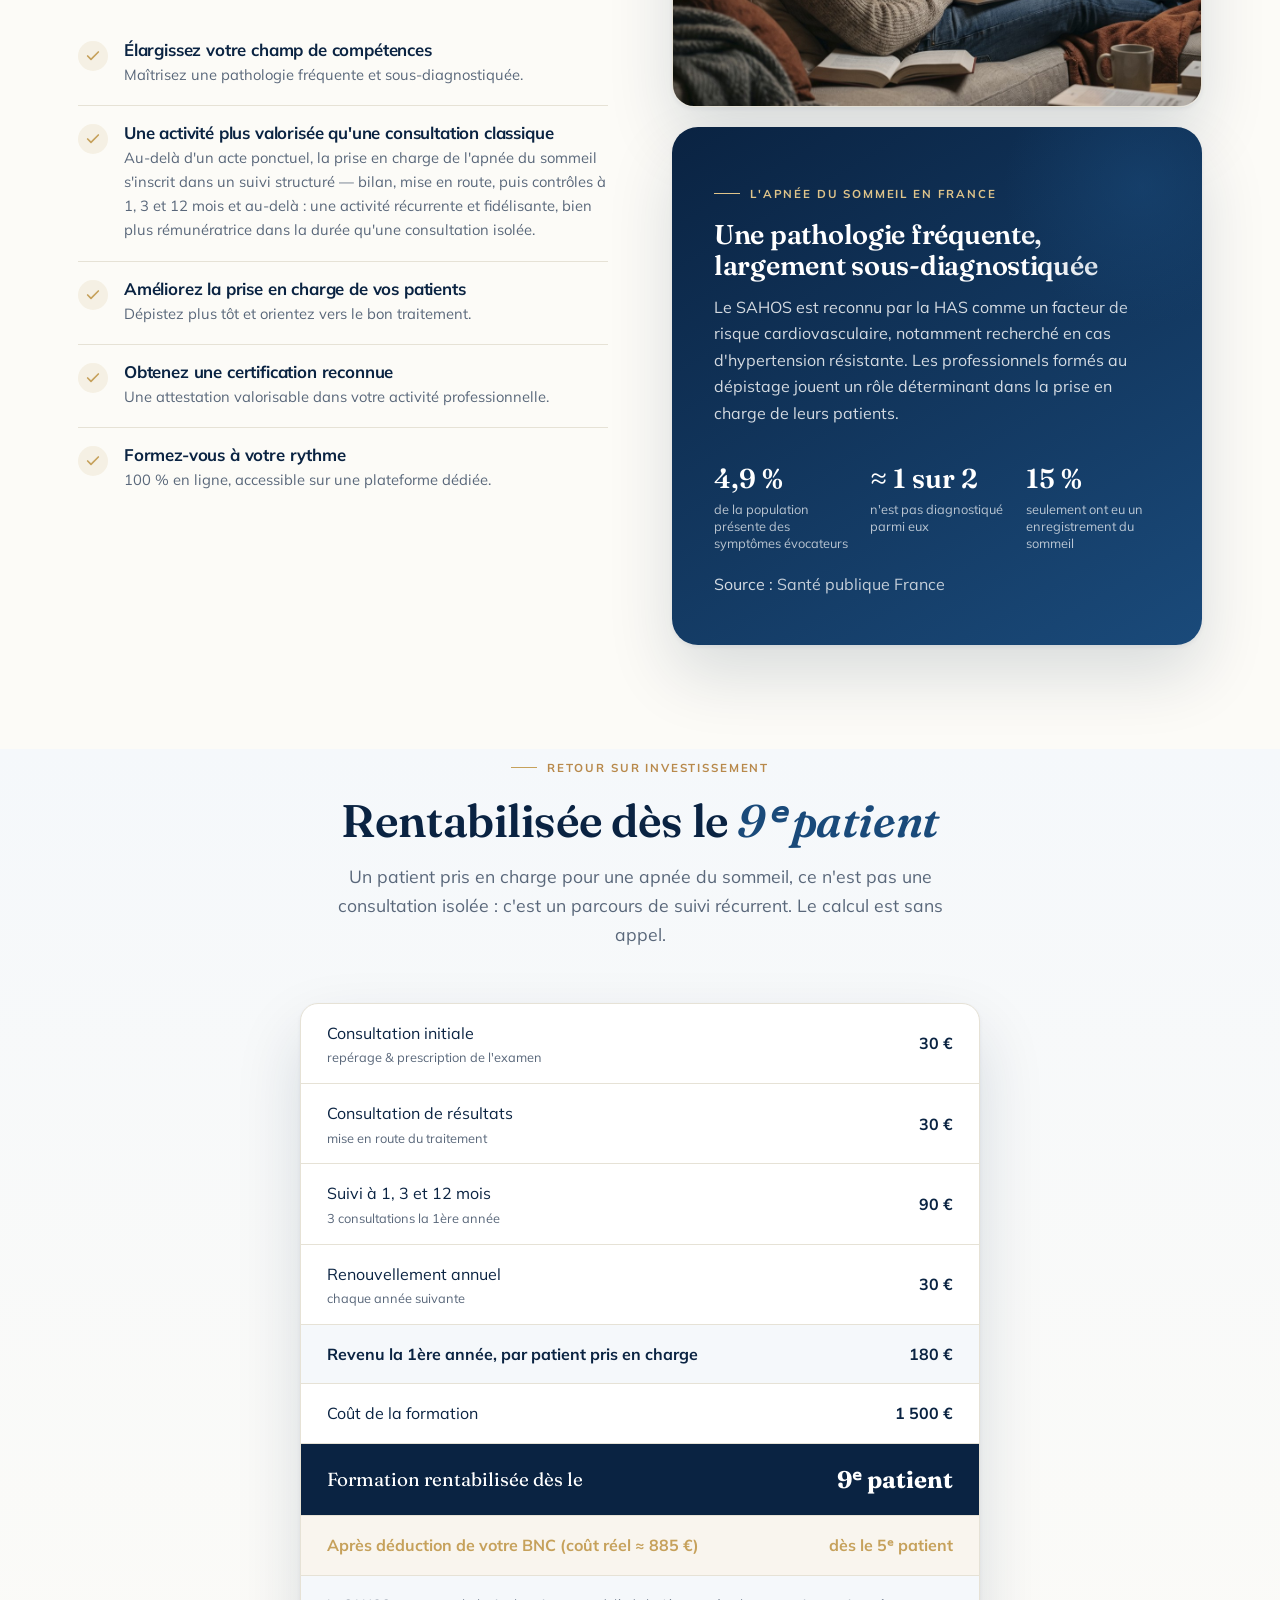
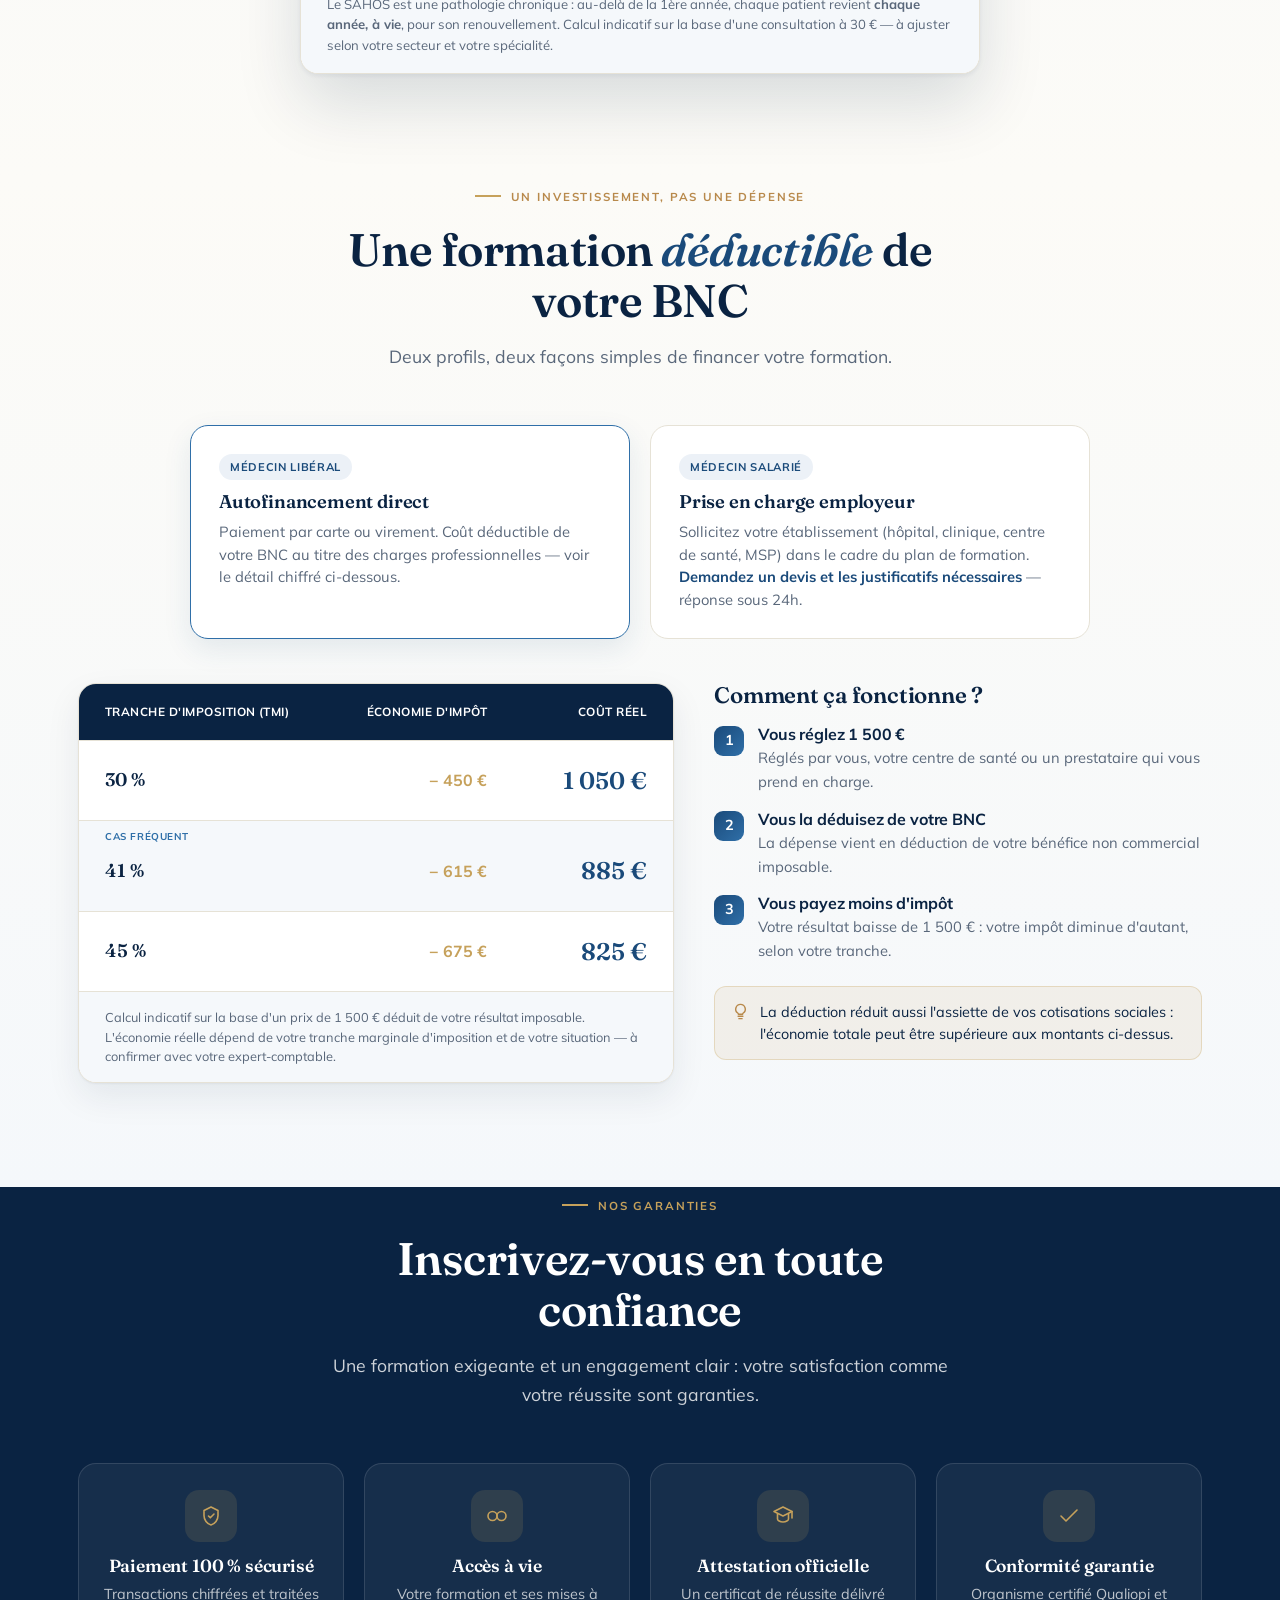
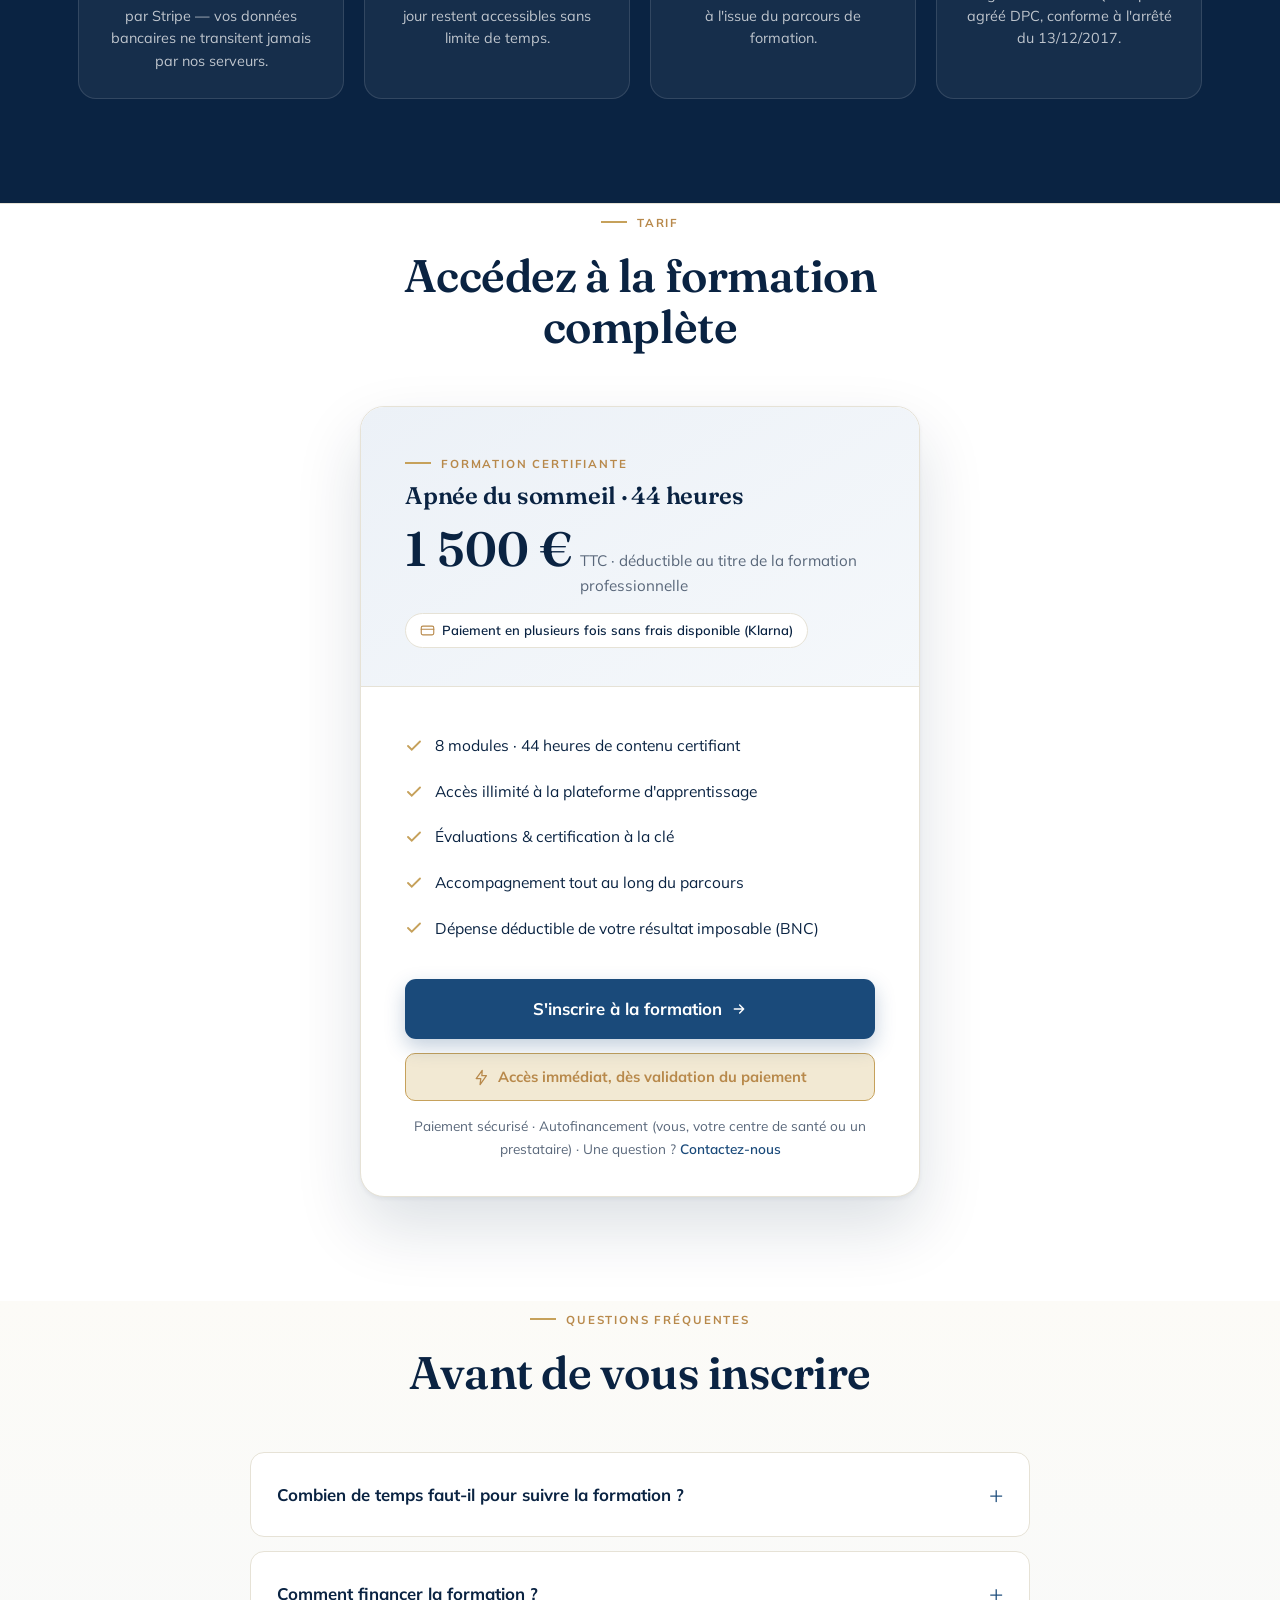
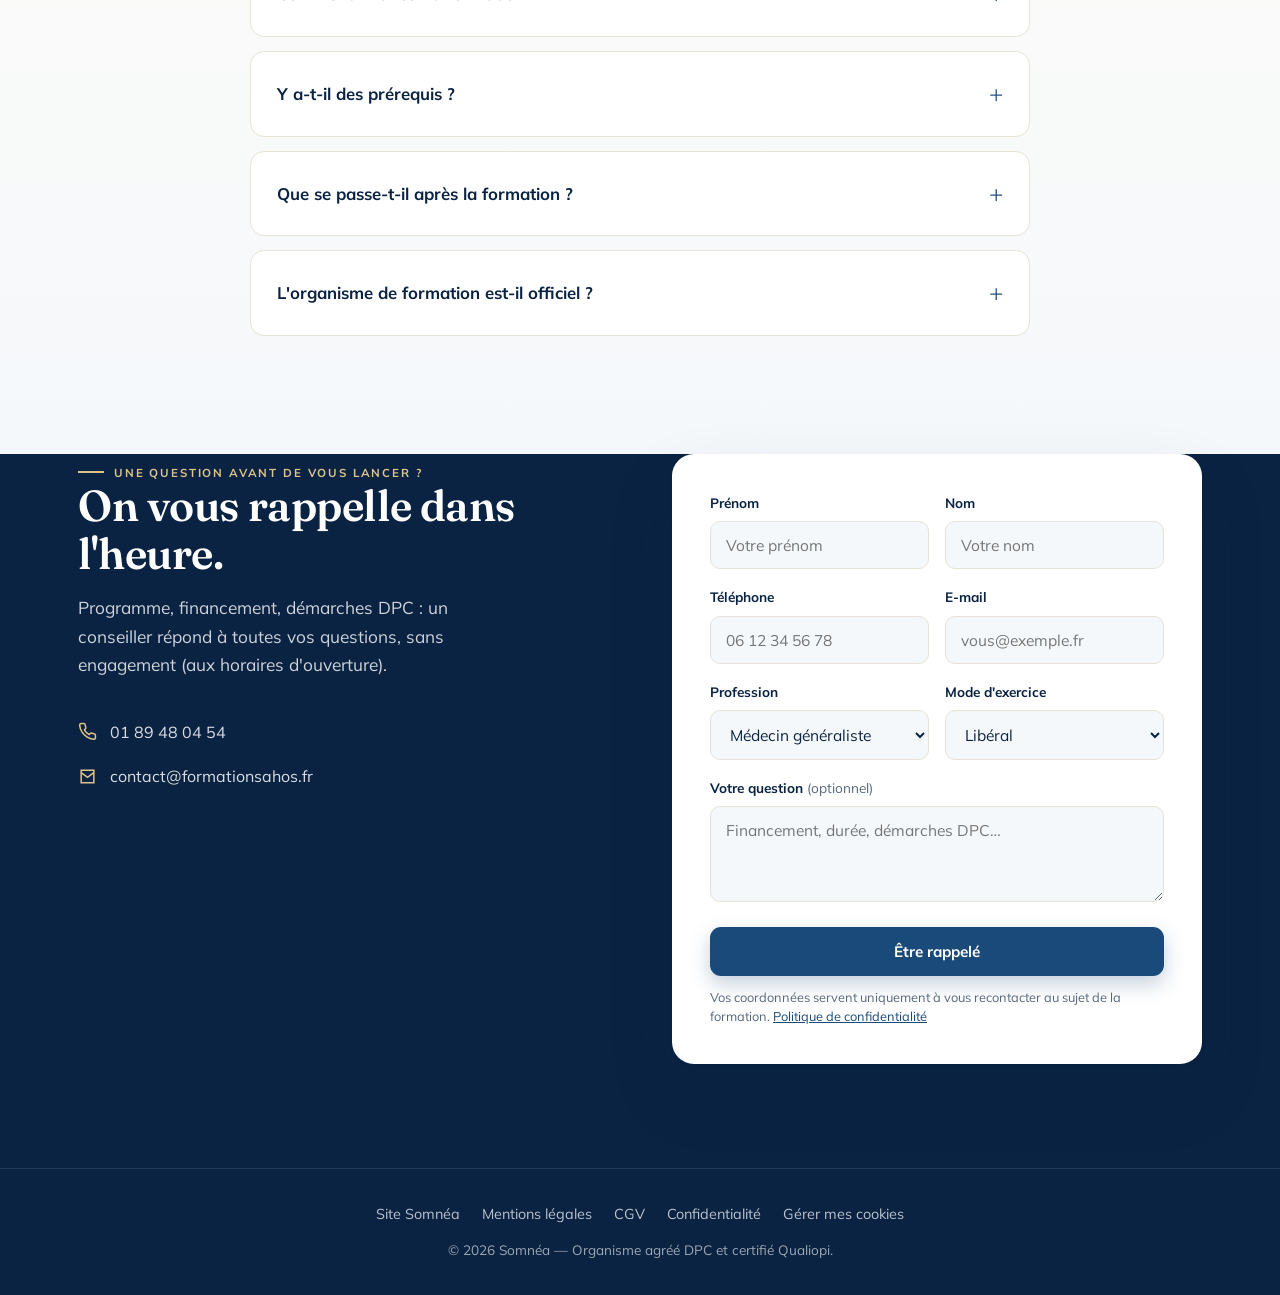
<file: formation-apnee-sommeil.html>
<!DOCTYPE html>
<html lang="fr">
<head>
<meta charset="UTF-8">
<!-- Consentement (Google Consent Mode v2) : tout est refusé tant que le visiteur n'a pas choisi -->
<script>
window.dataLayer=window.dataLayer||[];function gtag(){dataLayer.push(arguments);}
gtag('consent','default',{ad_storage:'denied',ad_user_data:'denied',ad_personalization:'denied',analytics_storage:'denied',wait_for_update:500});
try{var c=JSON.parse(localStorage.getItem('somnea_consent_v1')||'null');if(c&&Date.now()-c.ts<15552000000){var a=c.ads?'granted':'denied';gtag('consent','update',{analytics_storage:c.analytics?'granted':'denied',ad_storage:a,ad_user_data:a,ad_personalization:a});}}catch(e){}
</script>
<!-- Google Tag Manager -->
<script>(function(w,d,s,l,i){w[l]=w[l]||[];w[l].push({'gtm.start':
new Date().getTime(),event:'gtm.js'});var f=d.getElementsByTagName(s)[0],
j=d.createElement(s),dl=l!='dataLayer'?'&l='+l:'';j.async=true;j.src=
'https://www.googletagmanager.com/gtm.js?id='+i+dl;f.parentNode.insertBefore(j,f);
})(window,document,'script','dataLayer','GTM-WKT38CDW');</script>
<!-- End Google Tag Manager -->
<meta name="viewport" content="width=device-width, initial-scale=1.0">
<title>Formation apnée du sommeil pour médecins · 44 h en ligne | Somnéa</title>
<meta name="description" content="Dépistez, diagnostiquez et traitez vous-même l'apnée du sommeil (PPC et OAM). Formation certifiante de 44 h, 100 % en ligne, Qualiopi et agréée DPC. 1 500 € déductibles.">
<!-- Page réservée aux campagnes publicitaires : pas d'indexation pour ne pas concurrencer l'accueil -->
<meta name="robots" content="noindex, follow">
<link rel="canonical" href="https://formationsahos.fr/">
<link rel="icon" href="favicon.svg" type="image/svg+xml">
<link rel="icon" href="favicon.ico" sizes="any">
<link rel="apple-touch-icon" href="apple-touch-icon.png">
<meta property="og:type" content="website">
<meta property="og:title" content="Formation apnée du sommeil pour médecins · Somnéa">
<meta property="og:description" content="Formation certifiante de 44 h, 100 % en ligne, pour prendre en charge vous-même la PPC et l'orthèse d'avancée mandibulaire.">
<meta property="og:image" content="https://formationsahos.fr/images/somnea-wordmark.png">
<link rel="preconnect" href="https://fonts.googleapis.com">
<link rel="preconnect" href="https://fonts.gstatic.com" crossorigin>
<link href="https://fonts.googleapis.com/css2?family=Fraunces:opsz,wght@9..144,400;9..144,500;9..144,600;9..144,700&family=Mulish:wght@300;400;500;600;700&display=swap" rel="stylesheet">
<link rel="stylesheet" href="site.css?v=6">
<link rel="stylesheet" href="consent.css">
<style>
  /* Ajouts propres à la landing Meta — tout le reste vient de site.css */
  .lp-head-actions{display:flex;align-items:center;gap:10px}
  .lp-head-actions .btn{padding:11px 18px;font-size:.92rem}
  @media(max-width:620px){.lp-head-actions .lp-phone{display:none}}
  @media(max-width:380px){.lp-head-actions .btn-primary{padding:10px 13px;font-size:.85rem}}
  .lp-form-note{font-size:.8rem;color:var(--soft);margin-top:12px;line-height:1.5}
  .lp-form-note a{color:var(--blue);text-decoration:underline}
  .lp-mini-foot{padding:34px 0;background:var(--navy);border-top:1px solid rgba(255,255,255,.1);text-align:center;font-size:.85rem;color:rgba(255,255,255,.6)}
  .lp-mini-foot nav{display:flex;flex-wrap:wrap;justify-content:center;gap:8px 22px;margin-bottom:12px}
  .lp-mini-foot a{color:rgba(255,255,255,.72)}
  .lp-mini-foot a:hover{color:#fff}
  @media(max-width:720px){.hero-visual .platform-mockup{display:none}}
  .lp-sticky{display:none}
  @media(max-width:720px){
    .lp-sticky{display:flex;gap:8px;position:fixed;left:0;right:0;bottom:0;z-index:90;padding:10px 12px calc(10px + env(safe-area-inset-bottom));background:rgba(252,251,247,.96);backdrop-filter:blur(10px);border-top:1px solid var(--line);transform:translateY(110%);transition:transform .3s ease}
    .lp-sticky.show{transform:none}
    .lp-sticky .btn{flex:1;justify-content:center;padding:13px 10px;font-size:.92rem}
    body{padding-bottom:0}
    body.has-sticky{padding-bottom:76px}
  }
</style>
</head>
<body>
<!-- Google Tag Manager (noscript) -->
<noscript><iframe src="https://www.googletagmanager.com/ns.html?id=GTM-WKT38CDW"
height="0" width="0" style="display:none;visibility:hidden"></iframe></noscript>
<!-- End Google Tag Manager (noscript) -->

<!-- HEADER : pas de menu, pour ne pas faire sortir le visiteur de la page -->
<header id="header">
  <div class="wrap nav">
    <span class="logo">
      <span class="mark">
        <svg viewBox="0 0 24 24" fill="none" stroke="#fff" stroke-width="2.2" stroke-linecap="round" stroke-linejoin="round"><path d="M3 12h4l2-5 4 10 2-5h6"/></svg>
      </span>
      Somnéa
    </span>
    <div class="lp-head-actions">
      <a href="#rappel" class="btn btn-ghost lp-phone">Être rappelé</a>
      <a href="https://buy.stripe.com/00w6oGfQMgUlgfi63p4ow00" target="_blank" rel="noopener" class="btn btn-primary">S'inscrire</a>
    </div>
  </div>
</header>

<!-- HERO : accroche adaptée à la spécialité via ?spe= -->
<section class="hero">
  <div class="hero-bg"></div>
  <svg class="breath" viewBox="0 0 1440 240" preserveAspectRatio="none">
    <path d="M0,120 Q120,120 180,120 T320,120 Q360,40 400,120 T480,120 Q520,200 560,120 T700,120 Q760,120 1440,120"/>
  </svg>
  <div class="wrap hero-grid">
    <div>
      <span class="eyebrow reveal" id="lp-eyebrow">Formation certifiante · Médecins &amp; professionnels de santé</span>
      <h1 class="reveal" data-d="1" id="lp-title">Vos patients attendent des mois un rendez-vous en centre du sommeil. <em>Et si c'était vous&nbsp;?</em></h1>
      <p class="lead reveal" data-d="2" id="lp-lead">Une formation de 44 heures, 100&nbsp;% en ligne, pour dépister, diagnostiquer et traiter vous-même l'apnée du sommeil — <strong>PPC et orthèse d'avancée mandibulaire comprises</strong>.</p>
      <div class="hero-cta reveal" data-d="3">
        <a href="https://buy.stripe.com/00w6oGfQMgUlgfi63p4ow00" target="_blank" rel="noopener" class="btn btn-primary">
          S'inscrire · 1 500 €
          <svg viewBox="0 0 24 24" fill="none" stroke="currentColor" stroke-width="2.2" stroke-linecap="round" stroke-linejoin="round"><path d="M5 12h14M13 6l6 6-6 6"/></svg>
        </a>
        <a href="#rappel" class="btn btn-ghost">Être rappelé dans l'heure</a>
      </div>
      <div class="hero-chips reveal" data-d="4">
        <span class="hero-chip"><svg viewBox="0 0 24 24" fill="none" stroke="currentColor" stroke-width="3" stroke-linecap="round" stroke-linejoin="round"><path d="M20 6L9 17l-5-5"/></svg>100&nbsp;% en ligne, à votre rythme</span>
        <span class="hero-chip"><svg viewBox="0 0 24 24" fill="none" stroke="currentColor" stroke-width="3" stroke-linecap="round" stroke-linejoin="round"><path d="M20 6L9 17l-5-5"/></svg>Certifié Qualiopi &amp; agréé DPC</span>
        <span class="hero-chip"><svg viewBox="0 0 24 24" fill="none" stroke="currentColor" stroke-width="3" stroke-linecap="round" stroke-linejoin="round"><path d="M20 6L9 17l-5-5"/></svg>Déductible de votre BNC</span>
        <span class="hero-chip"><svg viewBox="0 0 24 24" fill="none" stroke="currentColor" stroke-width="3" stroke-linecap="round" stroke-linejoin="round"><path d="M20 6L9 17l-5-5"/></svg>Paiement en plusieurs fois sans frais</span>
      </div>
    </div>
    <div class="hero-visual reveal" data-d="2">
      <div class="platform-mockup">
        <div class="mockup-chrome">
          <span class="mockup-dot" style="background:#ED6A5E"></span>
          <span class="mockup-dot" style="background:#F4BF4F"></span>
          <span class="mockup-dot" style="background:#61C454"></span>
          <span class="mockup-url">app.somnea-formation.fr</span>
        </div>
        <div class="mockup-screen">
          <div class="mockup-sidebar">
            <div class="mockup-brand"><span class="dot"></span>Somnéa</div>
            <div class="mockup-mod"><span class="mockup-check done"><svg viewBox="0 0 24 24" fill="none" stroke="currentColor" stroke-width="3" stroke-linecap="round" stroke-linejoin="round"><path d="M20 6L9 17l-5-5"/></svg></span>01 · Bases du sommeil</div>
            <div class="mockup-mod"><span class="mockup-check done"><svg viewBox="0 0 24 24" fill="none" stroke="currentColor" stroke-width="3" stroke-linecap="round" stroke-linejoin="round"><path d="M20 6L9 17l-5-5"/></svg></span>02 · Le SAHOS en pratique</div>
            <div class="mockup-mod active"><span class="mockup-check active">3</span>03 · Examens diagnostiques</div>
            <div class="mockup-mod"><span class="mockup-check todo">4</span>04 · Stratégies thérapeutiques</div>
            <div class="mockup-mod"><span class="mockup-check todo">5</span>05 · Mise en route PPC</div>
            <div class="mockup-mod"><span class="mockup-check todo">6</span>06 · Orthèses (OAM)</div>
            <div class="mockup-mod"><span class="mockup-check todo">7</span>07 · Cas cliniques</div>
            <div class="mockup-mod"><span class="mockup-check todo">8</span>08 · Évaluation finale</div>
          </div>
          <div class="mockup-main">
            <span class="mockup-eyebrow">Module 03 · Examens diagnostiques</span>
            <h4>Polygraphie &amp; Polysomnographie</h4>
            <div class="mockup-trace">
              <svg viewBox="0 0 300 128" preserveAspectRatio="none">
                <line x1="0" y1="22" x2="300" y2="22" stroke="#E6E2D6" stroke-width=".6"/>
                <line x1="0" y1="48" x2="300" y2="48" stroke="#E6E2D6" stroke-width=".6"/>
                <line x1="0" y1="76" x2="300" y2="76" stroke="#E6E2D6" stroke-width=".6"/>
                <line x1="0" y1="104" x2="300" y2="104" stroke="#E6E2D6" stroke-width=".6"/>
                <rect x="150" y="2" width="48" height="122" fill="#C6A15B" opacity=".14"/>
                <line x1="150" y1="2" x2="150" y2="124" stroke="#C6A15B" stroke-width="1" stroke-dasharray="2 2" opacity=".6"/>
                <line x1="198" y1="2" x2="198" y2="124" stroke="#C6A15B" stroke-width="1" stroke-dasharray="2 2" opacity=".6"/>
                <text x="174" y="14" text-anchor="middle" font-family="Mulish, sans-serif" font-size="6.5" font-weight="700" fill="#B8894B">APNÉE</text>
                <text x="4" y="19" font-family="Mulish, sans-serif" font-size="7" fill="#59677A">Débit</text>
                <path d="M34,22 q6,-8 12,0 t12,0 t12,0 t12,0 t12,0 t12,0 t12,0 t12,0 t12,0 t12,0 L198,22 q7,-13 14,0 t14,0 t14,0 t14,0 t14,0 t14,0 t14,0" fill="none" stroke="#2F6FA8" stroke-width="1.6" stroke-linecap="round"/>
                <text x="4" y="45" font-family="Mulish, sans-serif" font-size="7" fill="#59677A">SpO₂</text>
                <path d="M34,48 L150,48 q10,4 16,10 t10,8 L214,66 q10,-2 16,-8 t18,-6 L296,48" fill="none" stroke="#C6A15B" stroke-width="1.6" stroke-linecap="round"/>
                <text x="4" y="73" font-family="Mulish, sans-serif" font-size="7" fill="#59677A">Ronfl.</text>
                <path d="M60,76 l4,-5 4,7 4,-6 4,6 4,-5 4,6 4,-6 4,5 4,-6 4,6 4,-5 4,6 4,-6 4,5 4,-6 4,6 4,-5 M210,76 l4,-5 4,7 4,-6 4,6 4,-5 4,6 4,-6 4,5 4,-6 4,6 4,-5 4,6 4,-6 4,5 4,-6 4,6 4,-5" fill="none" stroke="#0A2342" stroke-width="1.3" stroke-linecap="round" opacity=".5"/>
                <text x="4" y="101" font-family="Mulish, sans-serif" font-size="7" fill="#59677A">Position</text>
                <path d="M34,104 L120,104 L120,98 L296,98" fill="none" stroke="#59677A" stroke-width="1.4" stroke-linecap="round" stroke-linejoin="round" opacity=".7"/>
              </svg>
            </div>
            <div class="mockup-progress-track"><div class="mockup-progress-fill"></div></div>
            <div class="mockup-progress-row"><span>68 % terminé</span><span class="mockup-btn">Continuer →</span></div>
          </div>
        </div>
      </div>
      <div class="hero-card">
        <span class="tag">Ce que vous saurez faire</span>
        <h3>8 modules · 44 heures</h3>
        <div class="module-row"><span class="module-num">01</span><p>Comprendre &amp; dépister<span>Repérer les patients à risque</span></p></div>
        <div class="module-row"><span class="module-num">02</span><p>Diagnostiquer<span>Polygraphie &amp; polysomnographie</span></p></div>
        <div class="module-row"><span class="module-num">03</span><p>Traiter<span>PPC &amp; orthèse d'avancée mandibulaire</span></p></div>
        <div class="module-row"><span class="module-num">04</span><p>Suivre &amp; fidéliser<span>Contrôles à 1, 3 et 12 mois, puis chaque année</span></p></div>
      </div>
    </div>
  </div>
</section>

<!-- TRUST -->
<div class="trust">
  <div class="wrap">
    <div class="trust-item reveal"><div class="num">44 h</div><div class="lbl">de formation certifiante</div></div>
    <div class="trust-item reveal" data-d="1"><div class="num">100 %</div><div class="lbl">en ligne, à votre rythme</div></div>
    <div class="trust-item reveal" data-d="2"><div class="num">DPC</div><div class="lbl">organisme agréé ANDPC</div></div>
    <div class="trust-item reveal" data-d="3"><div class="num">Qualiopi</div><div class="lbl">organisme certifié</div></div>
  </div>
</div>
<!-- BENEFITS -->
<section class="block" id="format">
  <div class="wrap split">
    <div class="reveal">
      <span class="eyebrow">Pourquoi cette formation</span>
      <h2 style="font-size:clamp(2rem,3.6vw,2.85rem);margin:18px 0">Une compétence qui change votre pratique</h2>
      <ul class="bene-list">
        <li><span class="bene-check"><svg viewBox="0 0 24 24" fill="none" stroke="currentColor" stroke-width="2.5" stroke-linecap="round" stroke-linejoin="round"><path d="M20 6L9 17l-5-5"/></svg></span><div><h4>Élargissez votre champ de compétences</h4><p>Maîtrisez une pathologie fréquente et sous-diagnostiquée.</p></div></li>
        <li><span class="bene-check"><svg viewBox="0 0 24 24" fill="none" stroke="currentColor" stroke-width="2.5" stroke-linecap="round" stroke-linejoin="round"><path d="M20 6L9 17l-5-5"/></svg></span><div><h4>Une activité plus valorisée qu'une consultation classique</h4><p>Au-delà d'un acte ponctuel, la prise en charge de l'apnée du sommeil s'inscrit dans un suivi structuré — bilan, mise en route, puis contrôles à 1, 3 et 12 mois et au-delà : une activité récurrente et fidélisante, bien plus rémunératrice dans la durée qu'une consultation isolée.</p></div></li>
        <li><span class="bene-check"><svg viewBox="0 0 24 24" fill="none" stroke="currentColor" stroke-width="2.5" stroke-linecap="round" stroke-linejoin="round"><path d="M20 6L9 17l-5-5"/></svg></span><div><h4>Améliorez la prise en charge de vos patients</h4><p>Dépistez plus tôt et orientez vers le bon traitement.</p></div></li>
        <li><span class="bene-check"><svg viewBox="0 0 24 24" fill="none" stroke="currentColor" stroke-width="2.5" stroke-linecap="round" stroke-linejoin="round"><path d="M20 6L9 17l-5-5"/></svg></span><div><h4>Obtenez une certification reconnue</h4><p>Une attestation valorisable dans votre activité professionnelle.</p></div></li>
        <li><span class="bene-check"><svg viewBox="0 0 24 24" fill="none" stroke="currentColor" stroke-width="2.5" stroke-linecap="round" stroke-linejoin="round"><path d="M20 6L9 17l-5-5"/></svg></span><div><h4>Formez-vous à votre rythme</h4><p>100 % en ligne, accessible sur une plateforme dédiée.</p></div></li>
      </ul>
    </div>
    <div class="format-visual reveal" data-d="1">
      <div class="photo-slot">
        <img src="images/format-etude-soir.jpg" alt="Médecin suivant la formation en ligne le soir" onerror="this.style.display='none'" onload="this.nextElementSibling.style.display='none'; this.parentElement.querySelector('.photo-hint').style.display='none'">
        <div class="photo-fallback">
          <svg viewBox="0 0 220 170" fill="none" xmlns="http://www.w3.org/2000/svg" stroke="currentColor">
            <circle cx="110" cy="85" r="72" stroke-width="1" opacity=".28"/>
            <path d="M35 120h60l8-14H43z" stroke-width="1.6" stroke-linejoin="round"/>
            <path d="M35 120h60M60 106V70a4 4 0 014-4h20a4 4 0 014 4v36" stroke-width="1.4" stroke-linejoin="round"/>
            <rect x="110" y="95" width="70" height="46" rx="6" stroke-width="1.6"/>
            <path d="M110 141l-8 12h86l-8-12" stroke-width="1.4" stroke-linejoin="round"/>
            <path d="M168 45a14 14 0 100 28 11 11 0 010-28z" stroke-width="1.4" stroke-linejoin="round"/>
            <circle cx="45" cy="55" r="1.6" fill="currentColor" stroke="none"/>
            <circle cx="60" cy="45" r="1.2" fill="currentColor" stroke="none"/>
            <circle cx="75" cy="58" r="1.8" fill="currentColor" stroke="none"/>
          </svg>
        </div>
        <span class="photo-hint"><svg viewBox="0 0 24 24" fill="none" stroke="currentColor" stroke-width="2" stroke-linecap="round" stroke-linejoin="round"><rect x="3" y="5" width="18" height="14" rx="2"/><circle cx="8.5" cy="10" r="1.5"/><path d="M21 15l-5-5-9 9"/></svg>images/format-etude-soir.jpg</span>
      </div>
      <div class="visual-panel">
        <span class="eyebrow">L'apnée du sommeil en France</span>
        <h3>Une pathologie fréquente, largement sous-diagnostiquée</h3>
        <p>Le SAHOS est reconnu par la HAS comme un facteur de risque cardiovasculaire, notamment recherché en cas d'hypertension résistante. Les professionnels formés au dépistage jouent un rôle déterminant dans la prise en charge de leurs patients.</p>
        <div class="vstat">
          <div><div class="n">4,9 %</div><div class="l">de la population présente des symptômes évocateurs</div></div>
          <div><div class="n">≈ 1 sur 2</div><div class="l">n'est pas diagnostiqué parmi eux</div></div>
          <div><div class="n">15 %</div><div class="l">seulement ont eu un enregistrement du sommeil</div></div>
        </div>
        <p class="vstat-source">Source : <a href="https://www.santepubliquefrance.fr/sommeil/article/le-syndrome-dapnees-du-sommeil-en-france-un-syndrome-frequent-et-sous-diagnostique" target="_blank" rel="noopener">Santé publique France</a></p>
      </div>
    </div>
  </div>
</section>
<!-- RENTABILITE -->
<section class="block renta" id="rentabilite">
  <div class="wrap">
    <div class="sec-head center reveal">
      <span class="eyebrow">Retour sur investissement</span>
      <h2>Rentabilisée dès le <em>9ᵉ patient</em></h2>
      <p>Un patient pris en charge pour une apnée du sommeil, ce n'est pas une consultation isolée : c'est un parcours de suivi récurrent. Le calcul est sans appel.</p>
    </div>
    <div class="renta-card reveal">
      <table class="renta-table">
        <tbody>
          <tr><td>Consultation initiale <span>repérage &amp; prescription de l'examen</span></td><td class="rt-val">30 €</td></tr>
          <tr><td>Consultation de résultats <span>mise en route du traitement</span></td><td class="rt-val">30 €</td></tr>
          <tr><td>Suivi à 1, 3 et 12 mois <span>3 consultations la 1ère année</span></td><td class="rt-val">90 €</td></tr>
          <tr><td>Renouvellement annuel <span>chaque année suivante</span></td><td class="rt-val">30 €</td></tr>
          <tr class="rt-sub"><td>Revenu la 1ère année, par patient pris en charge</td><td class="rt-val">180 €</td></tr>
          <tr><td>Coût de la formation</td><td class="rt-val">1 500 €</td></tr>
          <tr class="rt-result"><td>Formation rentabilisée dès le</td><td class="rt-val">9ᵉ patient</td></tr>
          <tr class="rt-bonus"><td>Après déduction de votre BNC (coût réel ≈ 885 €)</td><td class="rt-val">dès le 5ᵉ patient</td></tr>
        </tbody>
      </table>
      <p class="renta-foot">Le SAHOS est une pathologie chronique : au-delà de la 1ère année, chaque patient revient <strong>chaque année, à vie</strong>, pour son renouvellement. Calcul indicatif sur la base d'une consultation à 30 € — à ajuster selon votre secteur et votre spécialité.</p>
    </div>
  </div>
</section>
<!-- DEDUCTIBILITE BNC -->
<section class="block deduct" id="financement">
  <div class="wrap">
    <div class="sec-head center reveal">
      <span class="eyebrow">Un investissement, pas une dépense</span>
      <h2>Une formation <em>déductible</em> de votre BNC</h2>
      <p>Deux profils, deux façons simples de financer votre formation.</p>
    </div>
    <div class="finance-paths">
      <div class="finance-path accent">
        <span class="fp-tag">Médecin libéral</span>
        <h3>Autofinancement direct</h3>
        <p>Paiement par carte ou virement. Coût déductible de votre BNC au titre des charges professionnelles — voir le détail chiffré ci-dessous.</p>
      </div>
      <div class="finance-path">
        <span class="fp-tag">Médecin salarié</span>
        <h3>Prise en charge employeur</h3>
        <p>Sollicitez votre établissement (hôpital, clinique, centre de santé, MSP) dans le cadre du plan de formation. <a href="#rappel">Demandez un devis et les justificatifs nécessaires</a> — réponse sous 24h.</p>
      </div>
    </div>
    <div class="deduct-grid">
      <div class="deduct-table-card reveal">
        <div class="deduct-table-head"><span>Tranche d'imposition (TMI)</span><span>Économie d'impôt</span><span>Coût réel</span></div>
        <div class="deduct-row"><span class="tmi">30 %</span><span class="save">− 450 €</span><span class="net">1 050 €</span></div>
        <div class="deduct-row highlight"><span class="tmi">41 %</span><span class="save">− 615 €</span><span class="net">885 €</span></div>
        <div class="deduct-row"><span class="tmi">45 %</span><span class="save">− 675 €</span><span class="net">825 €</span></div>
        <p class="deduct-foot">Calcul indicatif sur la base d'un prix de 1 500 € déduit de votre résultat imposable. L'économie réelle dépend de votre tranche marginale d'imposition et de votre situation — à confirmer avec votre expert-comptable.</p>
      </div>
      <div class="deduct-side reveal" data-d="1">
        <h3>Comment ça fonctionne ?</h3>
        <ul class="deduct-steps">
          <li><span class="ds-num">1</span><div><h4>Vous réglez 1 500 €</h4><p>Réglés par vous, votre centre de santé ou un prestataire qui vous prend en charge.</p></div></li>
          <li><span class="ds-num">2</span><div><h4>Vous la déduisez de votre BNC</h4><p>La dépense vient en déduction de votre bénéfice non commercial imposable.</p></div></li>
          <li><span class="ds-num">3</span><div><h4>Vous payez moins d'impôt</h4><p>Votre résultat baisse de 1 500 € : votre impôt diminue d'autant, selon votre tranche.</p></div></li>
        </ul>
        <div class="deduct-note"><svg viewBox="0 0 24 24" fill="none" stroke="currentColor" stroke-width="1.8" stroke-linecap="round" stroke-linejoin="round"><path d="M9 18h6M10 21h4M12 3a6 6 0 00-3.5 10.9c.5.4.8 1 .8 1.6h5.4c0-.6.3-1.2.8-1.6A6 6 0 0012 3z"/></svg> La déduction réduit aussi l'assiette de vos cotisations sociales : l'économie totale peut être supérieure aux montants ci-dessus.</div>
      </div>
    </div>
  </div>
</section>
<!-- GARANTIES -->
<section class="block guarantees" id="garanties">
  <div class="wrap">
    <div class="sec-head center reveal">
      <span class="eyebrow">Nos garanties</span>
      <h2>Inscrivez-vous en toute confiance</h2>
      <p>Une formation exigeante et un engagement clair : votre satisfaction comme votre réussite sont garanties.</p>
    </div>
    <div class="guar-grid">
      <div class="guar-card reveal"><div class="guar-ico"><svg viewBox="0 0 24 24" fill="none" stroke="currentColor" stroke-width="1.6" stroke-linecap="round" stroke-linejoin="round"><path d="M12 3l7 3.5v5c0 4.5-3 8.5-7 9.5-4-1-7-5-7-9.5v-5L12 3z"/><path d="M9.5 12l1.8 1.8L15 10"/></svg></div><h3>Paiement 100 % sécurisé</h3><p>Transactions chiffrées et traitées par Stripe — vos données bancaires ne transitent jamais par nos serveurs.</p></div>
      <div class="guar-card reveal" data-d="1"><div class="guar-ico"><svg viewBox="0 0 24 24" fill="none" stroke="currentColor" stroke-width="1.6" stroke-linecap="round" stroke-linejoin="round"><circle cx="7.5" cy="12" r="4.5"/><circle cx="16.5" cy="12" r="4.5"/></svg></div><h3>Accès à vie</h3><p>Votre formation et ses mises à jour restent accessibles sans limite de temps.</p></div>
      <div class="guar-card reveal" data-d="2"><div class="guar-ico"><svg viewBox="0 0 24 24" fill="none" stroke="currentColor" stroke-width="1.6" stroke-linecap="round" stroke-linejoin="round"><path d="M12 3l9 4.5-9 4.5-9-4.5L12 3z"/><path d="M6.5 10v5c0 1.5 2.5 3 5.5 3s5.5-1.5 5.5-3v-5"/><path d="M21 7.5V14"/></svg></div><h3>Attestation officielle</h3><p>Un certificat de réussite délivré à l'issue du parcours de formation.</p></div>
      <div class="guar-card reveal" data-d="3"><div class="guar-ico"><svg viewBox="0 0 24 24" fill="none" stroke="currentColor" stroke-width="1.6" stroke-linecap="round" stroke-linejoin="round"><path d="M4 12l5 5L20 6"/></svg></div><h3>Conformité garantie</h3><p>Organisme certifié Qualiopi et agréé DPC, conforme à l'arrêté du 13/12/2017.</p></div>
    </div>
  </div>
</section>
<!-- PRICING -->
<section class="block pricing" id="tarif">
  <div class="wrap">
    <div class="sec-head center reveal">
      <span class="eyebrow">Tarif</span>
      <h2>Accédez à la formation complète</h2>
    </div>
    <div class="price-card reveal">
      <div class="price-top">
        <span class="eyebrow">Formation certifiante</span>
        <h3>Apnée du sommeil · 44 heures</h3>
        <div class="price-amount"><span class="a">1 500 €</span><span class="p">TTC · déductible au titre de la formation professionnelle</span></div>
        <div class="price-split"><svg viewBox="0 0 24 24" fill="none" stroke="currentColor" stroke-width="1.8" stroke-linecap="round" stroke-linejoin="round"><rect x="2" y="5" width="20" height="14" rx="2.5"/><path d="M2 10h20"/></svg> Paiement en plusieurs fois sans frais disponible (Klarna)</div>
      </div>
      <div class="price-body">
        <ul>
          <li><svg viewBox="0 0 24 24" fill="none" stroke="currentColor" stroke-width="2.5" stroke-linecap="round"><path d="M20 6L9 17l-5-5"/></svg> 8 modules · 44 heures de contenu certifiant</li>
          <li><svg viewBox="0 0 24 24" fill="none" stroke="currentColor" stroke-width="2.5" stroke-linecap="round"><path d="M20 6L9 17l-5-5"/></svg> Accès illimité à la plateforme d'apprentissage</li>
          <li><svg viewBox="0 0 24 24" fill="none" stroke="currentColor" stroke-width="2.5" stroke-linecap="round"><path d="M20 6L9 17l-5-5"/></svg> Évaluations &amp; certification à la clé</li>
          <li><svg viewBox="0 0 24 24" fill="none" stroke="currentColor" stroke-width="2.5" stroke-linecap="round"><path d="M20 6L9 17l-5-5"/></svg> Accompagnement tout au long du parcours</li>
          <li><svg viewBox="0 0 24 24" fill="none" stroke="currentColor" stroke-width="2.5" stroke-linecap="round"><path d="M20 6L9 17l-5-5"/></svg> Dépense déductible de votre résultat imposable (BNC)</li>
        </ul>
        <a href="https://buy.stripe.com/00w6oGfQMgUlgfi63p4ow00" target="_blank" rel="noopener" class="btn btn-primary">
          S'inscrire à la formation
          <svg viewBox="0 0 24 24" fill="none" stroke="currentColor" stroke-width="2.2" stroke-linecap="round" stroke-linejoin="round"><path d="M5 12h14M13 6l6 6-6 6"/></svg>
        </a>
        <div class="price-guarantee"><svg viewBox="0 0 24 24" fill="none" stroke="currentColor" stroke-width="1.8" stroke-linecap="round" stroke-linejoin="round"><path d="M13 2L4.5 13.5H11L10 22l9-12.5h-6.5L13 2z"/></svg> Accès immédiat, dès validation du paiement</div>
        <p class="price-foot">Paiement sécurisé · Autofinancement (vous, votre centre de santé ou un prestataire) · Une question ? <a href="#rappel" style="color:var(--blue);font-weight:600">Contactez-nous</a></p>
      </div>
    </div>
  </div>
</section>

<!-- FAQ courte -->
<section class="block faq" id="faq">
  <div class="wrap">
    <div class="sec-head center reveal">
      <span class="eyebrow">Questions fréquentes</span>
      <h2>Avant de vous inscrire</h2>
    </div>
    <div class="faq-list">
      <div class="faq-item reveal"><div class="faq-q">Combien de temps faut-il pour suivre la formation ?<span class="ic">+</span></div><div class="faq-a"><p>Le parcours représente 44 heures, 100&nbsp;% en ligne. Vous avancez à votre rythme — le soir, le week-end, entre deux gardes — et l'accès à la plateforme est sans limite de durée.</p></div></div>
      <div class="faq-item reveal"><div class="faq-q">Comment financer la formation ?<span class="ic">+</span></div><div class="faq-a"><p>En libéral : autofinancement direct, avec un coût en principe déductible de votre résultat imposable (BNC) — à confirmer avec votre expert-comptable. Paiement en plusieurs fois sans frais possible. En tant que salarié : sollicitez votre établissement dans le cadre du plan de formation ; nous vous transmettons devis et justificatifs sous 24&nbsp;h.</p></div></div>
      <div class="faq-item reveal"><div class="faq-q">Y a-t-il des prérequis ?<span class="ic">+</span></div><div class="faq-a"><p>La formation s'adresse aux professionnels de santé. Aucune connaissance préalable sur l'apnée du sommeil n'est requise : le parcours part des fondamentaux.</p></div></div>
      <div class="faq-item reveal"><div class="faq-q">Que se passe-t-il après la formation ?<span class="ic">+</span></div><div class="faq-a"><p>Vous recevez une attestation de formation. Pour les médecins, nous vous accompagnons étape par étape dans les démarches de validation du parcours DPC «&nbsp;Sommeil&nbsp;» auprès du CNP puis du CNOM.</p></div></div>
      <div class="faq-item reveal"><div class="faq-q">L'organisme de formation est-il officiel ?<span class="ic">+</span></div><div class="faq-a"><p>Oui. Il s'agit d'un organisme de formation déclaré, certifié <strong>Qualiopi</strong> et agréé <strong>DPC</strong> auprès de l'Agence nationale du DPC (ANDPC).</p></div></div>
    </div>
  </div>
</section>

<!-- RAPPEL : formulaire court -->
<section class="block contact" id="rappel">
  <div class="wrap split">
    <div class="reveal">
      <span class="eyebrow">Une question avant de vous lancer ?</span>
      <h2>On vous rappelle dans l'heure.</h2>
      <p class="lead">Programme, financement, démarches DPC : un conseiller répond à toutes vos questions, sans engagement (aux horaires d'ouverture).</p>
      <ul class="contact-info">
        <li><a href="tel:+33189480454" style="color:inherit;display:flex;align-items:center;gap:13px"><svg viewBox="0 0 24 24" fill="none" stroke="currentColor" stroke-width="1.9" stroke-linecap="round" stroke-linejoin="round"><path d="M22 16.92v3a2 2 0 01-2.18 2 19.79 19.79 0 01-8.63-3.07 19.5 19.5 0 01-6-6 19.79 19.79 0 01-3.07-8.67A2 2 0 014.11 2h3a2 2 0 012 1.72c.13 1 .37 1.94.7 2.81a2 2 0 01-.45 2.11L8.09 9.91a16 16 0 006 6l1.27-1.27a2 2 0 012.11-.45c.87.33 1.81.57 2.81.7A2 2 0 0122 16.92z"/></svg> 01 89 48 04 54</a></li>
        <li><svg viewBox="0 0 24 24" fill="none" stroke="currentColor" stroke-width="1.9"><path d="M4 4h16v16H4z"/><path d="M4 7l8 6 8-6"/></svg> contact@formationsahos.fr</li>
      </ul>
    </div>
    <form class="form reveal" data-d="1" id="lp-form" novalidate>
      <div class="form-row">
        <div class="field"><label for="f-prenom">Prénom</label><input type="text" id="f-prenom" autocomplete="given-name" placeholder="Votre prénom" required></div>
        <div class="field"><label for="f-nom">Nom</label><input type="text" id="f-nom" autocomplete="family-name" placeholder="Votre nom" required></div>
      </div>
      <div class="form-row">
        <div class="field"><label for="f-tel">Téléphone</label><input type="tel" id="f-tel" autocomplete="tel" placeholder="06 12 34 56 78" required></div>
        <div class="field"><label for="f-email">E-mail</label><input type="email" id="f-email" autocomplete="email" placeholder="vous@exemple.fr" required></div>
      </div>
      <div class="form-row">
        <div class="field"><label for="f-profession">Profession</label>
          <select id="f-profession">
            <option value="Médecin généraliste">Médecin généraliste</option>
            <option value="Cardiologue">Cardiologue</option>
            <option value="Endocrinologue">Endocrinologue</option>
            <option value="ORL">ORL</option>
            <option value="Pneumologue">Pneumologue</option>
            <option value="Médecin du travail">Médecin du travail</option>
            <option value="Autre spécialité médicale">Autre spécialité médicale</option>
            <option value="Chirurgien-dentiste">Chirurgien-dentiste</option>
            <option value="Pharmacien">Pharmacien</option>
            <option value="Autre professionnel de santé">Autre professionnel de santé</option>
          </select>
        </div>
        <div class="field"><label for="f-statut">Mode d'exercice</label>
          <select id="f-statut">
            <option value="Libéral">Libéral</option>
            <option value="Salarié">Salarié</option>
            <option value="Mixte">Mixte</option>
          </select>
        </div>
      </div>
      <div class="field"><label for="f-message">Votre question <span style="font-weight:400;color:var(--soft)">(optionnel)</span></label><textarea id="f-message" rows="3" placeholder="Financement, durée, démarches DPC…"></textarea></div>
      <!-- Anti-spam Web3Forms : champ invisible, doit rester vide -->
      <input type="checkbox" name="botcheck" id="f-botcheck" class="hp" tabindex="-1" autocomplete="off">
      <button type="submit" class="btn btn-primary" id="f-submit">Être rappelé</button>
      <p class="lp-form-note">Vos coordonnées servent uniquement à vous recontacter au sujet de la formation. <a href="confidentialite">Politique de confidentialité</a></p>
      <div class="form-success" id="formSuccess" role="status">✓ Merci, c'est noté ! Nous vous rappelons très vite.</div>
    </form>
  </div>
</section>

<!-- Pied de page minimal -->
<footer class="lp-mini-foot">
  <div class="wrap">
    <nav>
      <a href="./">Site Somnéa</a>
      <a href="mentions-legales">Mentions légales</a>
      <a href="cgv">CGV</a>
      <a href="confidentialite">Confidentialité</a>
      <a href="#" data-cookie-settings>Gérer mes cookies</a>
    </nav>
    <p>© 2026 Somnéa — Organisme agréé DPC et certifié Qualiopi.</p>
  </div>
</footer>

<!-- Barre d'actions fixe sur mobile -->
<div class="lp-sticky" id="lp-sticky">
  <a href="#rappel" class="btn btn-ghost">Être rappelé</a>
  <a href="https://buy.stripe.com/00w6oGfQMgUlgfi63p4ow00" target="_blank" rel="noopener" class="btn btn-primary">S'inscrire</a>
</div>

<div class="toast" id="toast"></div>

<script src="meta-pixel.js"></script>
<script>
(function(){
  'use strict';
  var STRIPE='https://buy.stripe.com/00w6oGfQMgUlgfi63p4ow00';
  /* Admin de suivi hébergé par Bansō : adresse du fichier lead.php */
  var ADMIN_LEAD_URL='https://admin.formationsahos.fr/lead.php';
  var ADMIN_EV_URL='https://admin.formationsahos.fr/ev.php';  /* relais API Conversions (InitiateCheckout) */
  var qs=new URLSearchParams(location.search);

  /* ---------- 1. Accroche selon la spécialité (?spe=) ---------- */
  var SPE={
    generaliste:{eyebrow:'Formation certifiante · Médecins généralistes',
      title:'Ne perdez plus le fil de vos patients <em>adressés en pneumologie</em>.',
      lead:'Dépistez, diagnostiquez et traitez vous-même l\'apnée du sommeil, PPC et orthèse comprises — <strong>et gardez la main sur un suivi récurrent, à 1, 3 et 12 mois puis chaque année</strong>.',
      prof:'Médecin généraliste'},
    cardio:{eyebrow:'Formation certifiante · Cardiologues',
      title:'HTA résistante, patient coronarien mal équilibré&nbsp;? <em>Pensez SAHOS.</em>',
      lead:'Le SAHOS est reconnu par la HAS comme un facteur de risque cardiovasculaire. Apprenez à le rechercher, à prescrire la polygraphie et à mettre en route la PPC — <strong>sans attendre un rendez-vous en centre du sommeil</strong>.',
      prof:'Cardiologue'},
    endocrino:{eyebrow:'Formation certifiante · Endocrinologues',
      title:'Derrière un diabète déséquilibré, <em>un SAHOS jamais recherché</em>.',
      lead:'Intégrez le dépistage et la prise en charge de l\'apnée du sommeil à votre pratique — <strong>du diagnostic à la mise en route de la PPC</strong>.',
      prof:'Endocrinologue'},
    orl:{eyebrow:'Formation certifiante · ORL',
      title:'Vos patients apnéiques non opérés&nbsp;: <em>prenez-les en charge vous-même</em>.',
      lead:'PPC ou orthèse d\'avancée mandibulaire : diagnostiquez, prescrivez et suivez sans interrompre le parcours — <strong>votre dossier patient reste cohérent de bout en bout</strong>.',
      prof:'ORL'},
    dentiste:{eyebrow:'Formation certifiante · Chirurgiens-dentistes',
      title:'Devenez le référent de <em>l\'orthèse d\'avancée mandibulaire</em>.',
      lead:'Indications, parcours de fabrication, titration et contrôle de l\'efficacité : <strong>maîtrisez l\'OAM et travaillez en coordination avec les médecins prescripteurs</strong>.',
      prof:'Chirurgien-dentiste'},
    travail:{eyebrow:'Formation certifiante · Médecins du travail',
      title:'Fatigue du travail posté ou vrai SAHOS&nbsp;? <em>Apprenez à trancher.</em>',
      lead:'Repérez les salariés à risque, interprétez une polygraphie et orientez vers le bon traitement — <strong>une compétence clé pour les postes de sécurité et le travail en horaires alternés</strong>.',
      prof:'Médecin du travail'},
    pharmacien:{eyebrow:'Formation · Pharmaciens',
      title:'Le SAHOS <em>au comptoir</em>&nbsp;: repérez, orientez, accompagnez.',
      lead:'Identifiez les patients à risque, orientez vers le bon parcours de soins et <strong>accompagnez l\'observance du traitement par PPC</strong>.',
      prof:'Pharmacien'}
  };
  var spe=(qs.get('spe')||'').toLowerCase();
  var cfg=SPE[spe];
  if(cfg){
    document.getElementById('lp-eyebrow').textContent=cfg.eyebrow;
    document.getElementById('lp-title').innerHTML=cfg.title;
    document.getElementById('lp-lead').innerHTML=cfg.lead;
    var sel=document.getElementById('f-profession');
    for(var i=0;i<sel.options.length;i++){if(sel.options[i].value===cfg.prof){sel.selectedIndex=i;break;}}
  }

  /* ---------- 2. Liens Stripe : source de la vente + suivi ---------- */
  /* client_reference_id = meta-lp-<spécialité>[-c1] ; -c1 = cookies publicitaires acceptés (lu par l'admin) */
  var ref=('meta-lp-'+(cfg?spe:'general')).replace(/[^a-zA-Z0-9_-]/g,'').slice(0,190);
  function stripeHref(){return STRIPE+'?client_reference_id='+encodeURIComponent(ref+(window.somneaHasAdsConsent&&window.somneaHasAdsConsent()?'-c1':''));}
  var links=document.querySelectorAll('a[href^="'+STRIPE+'"]');
  for(var k=0;k<links.length;k++){
    links[k].href=stripeHref();
    links[k].addEventListener('click',function(){
      this.href=stripeHref(); // consentement à jour au moment du clic
      /* Même identifiant pour le pixel et l'API Conversions : Meta dédoublonne */
      var icId='ic-'+Date.now()+'-'+Math.random().toString(36).slice(2,8);
      window.somneaTrack('InitiateCheckout',{value:1500,currency:'EUR',content_name:'Formation SAHOS 44h'},icId);
      if(window.somneaHasAdsConsent&&window.somneaHasAdsConsent()){
        var ck=function(n){var m=document.cookie.match('(?:^|; )'+n+'=([^;]*)');return m?decodeURIComponent(m[1]):'';};
        try{fetch(ADMIN_EV_URL,{method:'POST',mode:'cors',keepalive:true,headers:{'Content-Type':'text/plain;charset=UTF-8'},
          body:JSON.stringify({event:'InitiateCheckout',event_id:icId,consent_ads:true,url:location.href,spe:spe||'general',fbp:ck('_fbp'),fbc:ck('_fbc')})}).catch(function(){});}catch(e){}
      }
      (window.dataLayer=window.dataLayer||[]).push({event:'lp_checkout_click',lp_spe:spe||'general'});
    });
  }

  /* ---------- 3. Mesure de la visite ---------- */
  window.somneaTrack('ViewContent',{content_name:'Landing Meta SAHOS',content_category:spe||'general'});

  /* ---------- 4. Comportements de page (repris du site) ---------- */
  var header=document.getElementById('header');
  var sticky=document.getElementById('lp-sticky');
  window.addEventListener('scroll',function(){
    header.classList.toggle('scrolled',window.scrollY>30);
    var show=window.scrollY>520;
    sticky.classList.toggle('show',show);
    document.body.classList.toggle('has-sticky',show);
  },{passive:true});

  var io=new IntersectionObserver(function(es){es.forEach(function(e){if(e.isIntersecting){e.target.classList.add('in');io.unobserve(e.target);}});},{threshold:.12});
  document.querySelectorAll('.reveal').forEach(function(el){io.observe(el);});
  window.addEventListener('load',function(){document.querySelectorAll('.hero .reveal,.hero-card.reveal').forEach(function(el){el.classList.add('in');});});

  document.querySelectorAll('.faq-q').forEach(function(q){q.addEventListener('click',function(){q.parentElement.classList.toggle('open');});});

  function toast(msg){var t=document.getElementById('toast');t.textContent=msg;t.classList.add('show');setTimeout(function(){t.classList.remove('show');},3600);}

  /* ---------- 5. Formulaire de rappel (Web3Forms, même clé que le site) ---------- */
  var form=document.getElementById('lp-form');
  form.addEventListener('submit',function(e){
    e.preventDefault();
    var v=function(id){return document.getElementById(id).value.trim();};
    var prenom=v('f-prenom'),nom=v('f-nom'),tel=v('f-tel'),email=v('f-email');
    if(!prenom||!nom||!tel||!email){toast('Merci de renseigner votre prénom, nom, téléphone et e-mail.');return;}
    if(!/^[^\s@]+@[^\s@]+\.[^\s@]+$/.test(email)){toast('Merci de vérifier votre adresse e-mail.');return;}
    if(tel.replace(/\D/g,'').length<9){toast('Merci de vérifier votre numéro de téléphone.');return;}

    var btn=document.getElementById('f-submit');
    var label=btn.textContent;
    btn.disabled=true;btn.textContent='Envoi en cours…';
    var eventId='lead-'+Date.now()+'-'+Math.random().toString(36).slice(2,8);
    var consent=!!(window.somneaHasAdsConsent&&window.somneaHasAdsConsent());
    function cookie(n){var m=document.cookie.match('(?:^|; )'+n+'=([^;]*)');return m?decodeURIComponent(m[1]):'';}

    /* Copie du lead dans l'admin de suivi Bansō — n'empêche pas l'envoi de l'e-mail si l'admin est indisponible */
    try{
      fetch(ADMIN_LEAD_URL,{method:'POST',mode:'cors',keepalive:true,headers:{'Content-Type':'text/plain;charset=UTF-8'},body:JSON.stringify({
        prenom:prenom,nom:nom,email:email,telephone:tel,
        profession:v('f-profession'),mode_exercice:v('f-statut'),message:v('f-message'),
        spe:cfg?spe:'general',source:window.somneaCrm?(window.somneaCrm.channel+'_landing'):'landing_meta',
        utm_campaign:window.somneaCrm&&window.somneaCrm.campaign?window.somneaCrm.campaign:(qs.get('utm_campaign')||''),utm_content:qs.get('utm_content')||'',
        no_meta:!!window.somneaCrm,
        consent_ads:consent,event_id:eventId,
        fbp:consent?cookie('_fbp'):'',fbc:consent?cookie('_fbc'):'',
        botcheck:document.getElementById('f-botcheck').checked
      })}).catch(function(){});
    }catch(err){}

    fetch('https://api.web3forms.com/submit',{
      method:'POST',
      headers:{'Content-Type':'application/json','Accept':'application/json'},
      body:JSON.stringify({
        access_key:'fcd6ac1e-e787-4e56-888e-28e8146fcb4c',
        subject:'🔔 Demande de RAPPEL (pub Meta) — '+prenom+' '+nom+' · '+v('f-profession'),
        from_name:prenom+' '+nom,
        botcheck:document.getElementById('f-botcheck').checked,
        prenom:prenom,nom:nom,telephone:tel,email:email,
        profession:v('f-profession'),
        mode_exercice:v('f-statut'),
        message:v('f-message')||'(aucun message)',
        source:(window.somneaCrm?'Campagne '+(window.somneaCrm.channel==='sms'?'SMS':'e-mail')+' · landing':'Landing Meta Ads')+(cfg?' · '+spe:''),
        utm_campaign:qs.get('utm_campaign')||'',
        utm_content:qs.get('utm_content')||''
      })
    }).then(function(r){return r.json();}).then(function(data){
      btn.disabled=false;btn.textContent=label;
      if(data.success){
        window.somneaTrack('Lead',{content_name:'Rappel landing',content_category:v('f-profession')},eventId);
        (window.dataLayer=window.dataLayer||[]).push({event:'lp_lead',lp_spe:spe||'general'});
        document.getElementById('formSuccess').style.display='block';
        form.reset();
        if(cfg){var s=document.getElementById('f-profession');for(var i=0;i<s.options.length;i++){if(s.options[i].value===cfg.prof){s.selectedIndex=i;break;}}}
      }else{
        toast('Une erreur est survenue. Merci de réessayer ou de nous appeler au 01 89 48 04 54.');
      }
    }).catch(function(){
      btn.disabled=false;btn.textContent=label;
      toast('Une erreur est survenue. Merci de réessayer ou de nous appeler au 01 89 48 04 54.');
    });
  });
})();
</script>
<script src="stats.js" defer></script>
<script src="consent.js" defer></script>
</body>
</html>
</file>
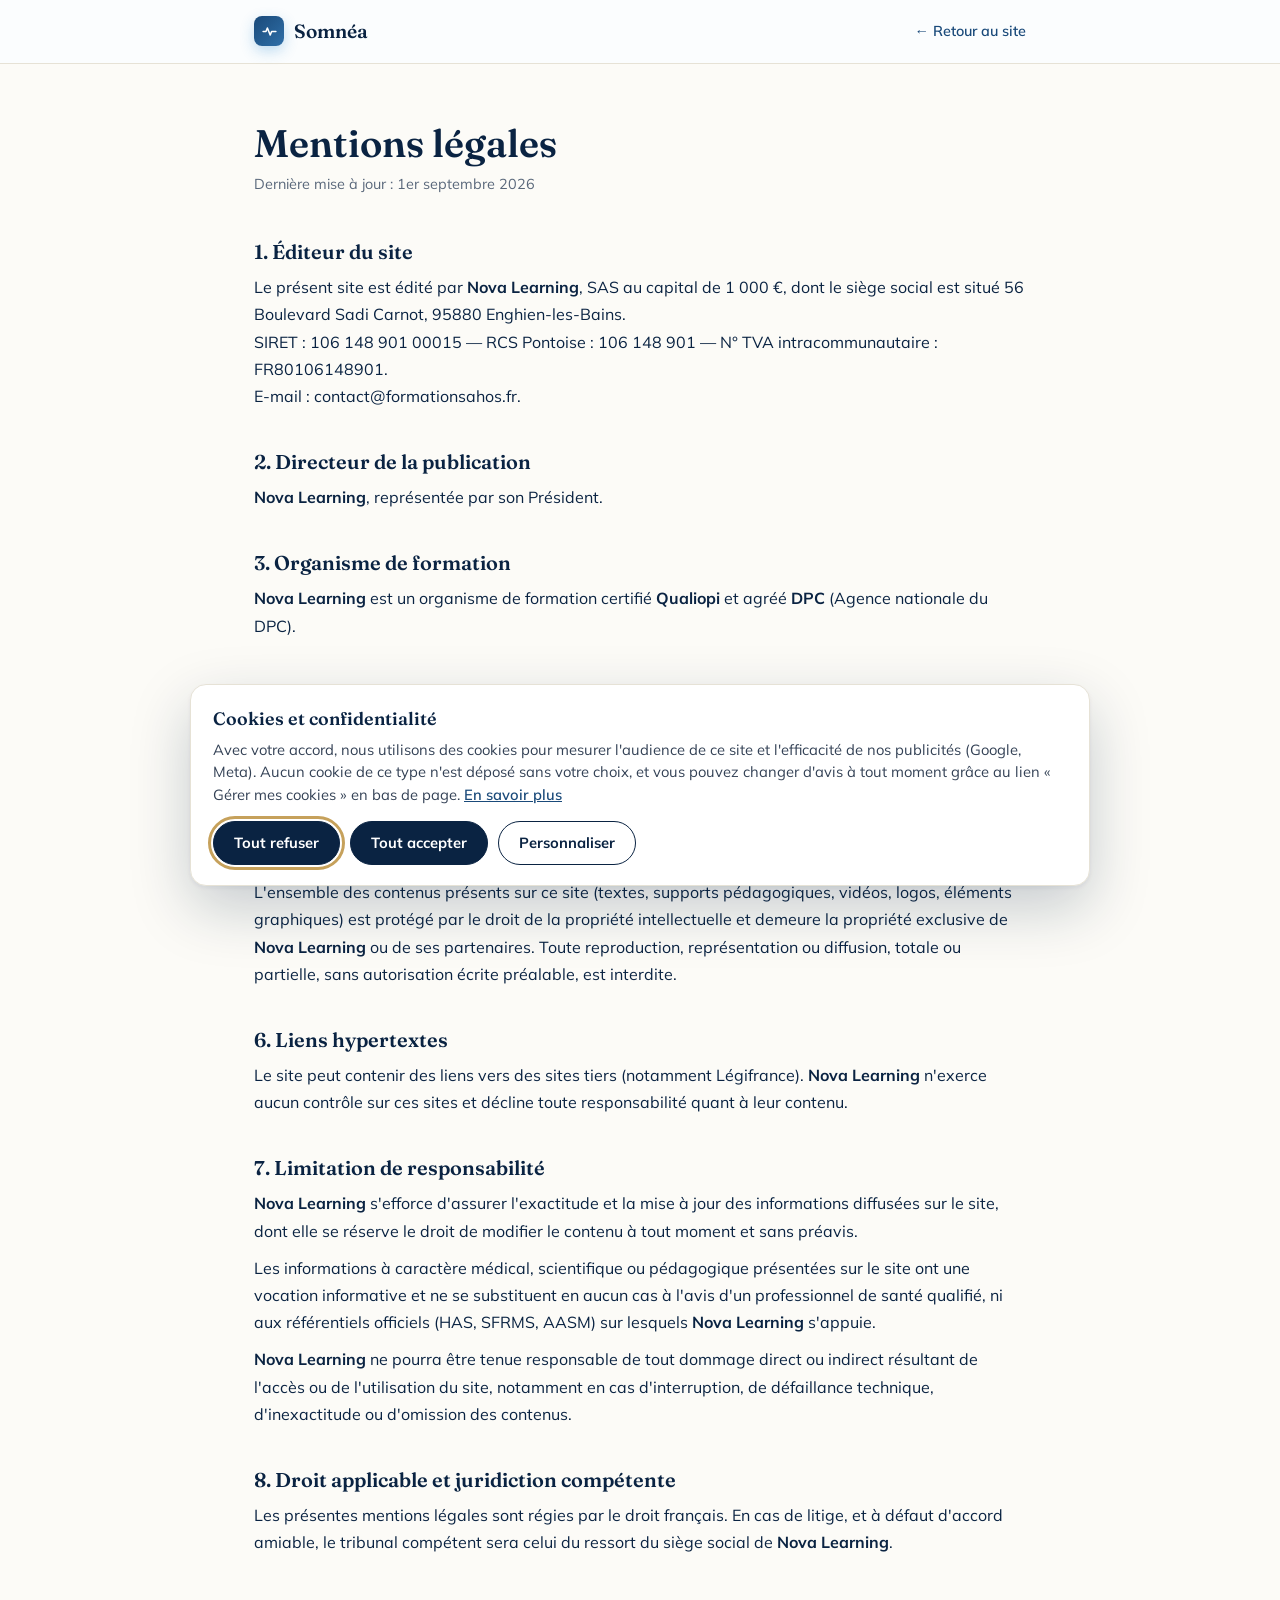
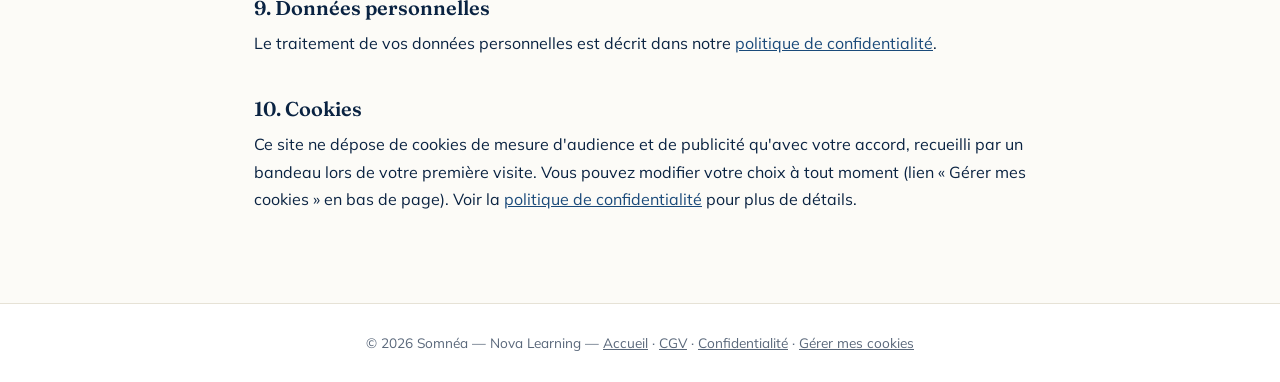
<file: mentions-legales.html>
<!DOCTYPE html>
<html lang="fr">
<head>
<meta charset="UTF-8">
<!-- Consentement (Google Consent Mode v2) : tout est refusé tant que le visiteur n'a pas choisi -->
<script>
window.dataLayer=window.dataLayer||[];function gtag(){dataLayer.push(arguments);}
gtag('consent','default',{ad_storage:'denied',ad_user_data:'denied',ad_personalization:'denied',analytics_storage:'denied',wait_for_update:500});
try{var c=JSON.parse(localStorage.getItem('somnea_consent_v1')||'null');if(c&&Date.now()-c.ts<15552000000){var a=c.ads?'granted':'denied';gtag('consent','update',{analytics_storage:c.analytics?'granted':'denied',ad_storage:a,ad_user_data:a,ad_personalization:a});}}catch(e){}
</script>
<!-- Google Tag Manager -->
<script>(function(w,d,s,l,i){w[l]=w[l]||[];w[l].push({'gtm.start':
new Date().getTime(),event:'gtm.js'});var f=d.getElementsByTagName(s)[0],
j=d.createElement(s),dl=l!='dataLayer'?'&l='+l:'';j.async=true;j.src=
'https://www.googletagmanager.com/gtm.js?id='+i+dl;f.parentNode.insertBefore(j,f);
})(window,document,'script','dataLayer','GTM-WKT38CDW');</script>
<!-- End Google Tag Manager -->
<meta name="viewport" content="width=device-width, initial-scale=1.0">
<title>Mentions légales — Somnéa</title>
<meta name="description" content="Mentions légales du site de la formation Somnéa.">
<meta name="robots" content="noindex">
<link rel="icon" href="favicon.svg" type="image/svg+xml">
<link rel="icon" href="favicon.ico" sizes="any">
<link rel="apple-touch-icon" href="apple-touch-icon.png">
<link rel="preconnect" href="https://fonts.googleapis.com">
<link rel="preconnect" href="https://fonts.gstatic.com" crossorigin>
<link href="https://fonts.googleapis.com/css2?family=Fraunces:opsz,wght@9..144,400;9..144,600;9..144,700&family=Mulish:wght@400;600;700&display=swap" rel="stylesheet">
<link rel="stylesheet" href="legal.css">
<link rel="stylesheet" href="consent.css">
</head>
<body>
<!-- Google Tag Manager (noscript) -->
<noscript><iframe src="https://www.googletagmanager.com/ns.html?id=GTM-WKT38CDW"
height="0" width="0" style="display:none;visibility:hidden"></iframe></noscript>
<!-- End Google Tag Manager (noscript) -->

<header class="lheader">
  <div class="lwrap">
    <a href="/" class="llogo">
      <span class="mark"><svg viewBox="0 0 24 24" fill="none" stroke="#fff" stroke-width="2.2" stroke-linecap="round" stroke-linejoin="round"><path d="M3 12h4l2-5 4 10 2-5h6"/></svg></span>
      Somnéa
    </a>
    <a href="/" class="lback">← Retour au site</a>
  </div>
</header>

<main>
  <div class="lwrap">
    <h1 class="ltitle">Mentions légales</h1>
    <p class="lupdated">Dernière mise à jour : 1er septembre 2026</p>

    <h2>1. Éditeur du site</h2>
    <p>
      Le présent site est édité par <strong>Nova Learning</strong>, SAS au capital de 1 000 €,
      dont le siège social est situé 56 Boulevard Sadi Carnot, 95880 Enghien-les-Bains.<br>
      SIRET : 106 148 901 00015 — RCS Pontoise : 106 148 901 — N° TVA intracommunautaire : FR80106148901.<br>
      E-mail : contact@formationsahos.fr.
    </p>

    <h2>2. Directeur de la publication</h2>
    <p><strong>Nova Learning</strong>, représentée par son Président.</p>

    <h2>3. Organisme de formation</h2>
    <p>
      <strong>Nova Learning</strong> est un organisme de formation
      certifié <strong>Qualiopi</strong> et agréé <strong>DPC</strong> (Agence nationale du DPC).
    </p>

    <h2>4. Hébergement et nom de domaine</h2>
    <p>
      Le site est hébergé par GitHub, Inc., 88 Colin P. Kelly Jr Street, San Francisco, CA 94107, États-Unis.
    </p>
    <p>
      Le nom de domaine formationsahos.fr est enregistré auprès de : OVH SAS, 2 rue Kellermann, 59100 Roubaix, France — ovh.com.
    </p>

    <h2>5. Propriété intellectuelle</h2>
    <p>
      L'ensemble des contenus présents sur ce site (textes, supports pédagogiques, vidéos, logos, éléments graphiques)
      est protégé par le droit de la propriété intellectuelle et demeure la propriété exclusive de
      <strong>Nova Learning</strong> ou de ses partenaires. Toute reproduction, représentation ou
      diffusion, totale ou partielle, sans autorisation écrite préalable, est interdite.
    </p>

    <h2>6. Liens hypertextes</h2>
    <p>
      Le site peut contenir des liens vers des sites tiers (notamment Légifrance). <strong>Nova Learning</strong>
      n'exerce aucun contrôle sur ces sites et décline toute responsabilité quant à leur contenu.
    </p>

    <h2>7. Limitation de responsabilité</h2>
    <p>
      <strong>Nova Learning</strong> s'efforce d'assurer l'exactitude et la mise à jour des informations diffusées sur
      le site, dont elle se réserve le droit de modifier le contenu à tout moment et sans préavis.
    </p>
    <p>
      Les informations à caractère médical, scientifique ou pédagogique présentées sur le site ont une vocation
      informative et ne se substituent en aucun cas à l'avis d'un professionnel de santé qualifié, ni aux référentiels
      officiels (HAS, SFRMS, AASM) sur lesquels <strong>Nova Learning</strong> s'appuie.
    </p>
    <p>
      <strong>Nova Learning</strong> ne pourra être tenue responsable de tout dommage direct ou indirect résultant de
      l'accès ou de l'utilisation du site, notamment en cas d'interruption, de défaillance technique, d'inexactitude
      ou d'omission des contenus.
    </p>

    <h2>8. Droit applicable et juridiction compétente</h2>
    <p>
      Les présentes mentions légales sont régies par le droit français. En cas de litige, et à défaut d'accord amiable,
      le tribunal compétent sera celui du ressort du siège social de <strong>Nova Learning</strong>.
    </p>

    <h2>9. Données personnelles</h2>
    <p>
      Le traitement de vos données personnelles est décrit dans notre
      <a href="confidentialite">politique de confidentialité</a>.
    </p>

    <h2>10. Cookies</h2>
    <p>
      Ce site ne dépose de cookies de mesure d'audience et de publicité qu'avec votre accord, recueilli par un bandeau
      lors de votre première visite. Vous pouvez modifier votre choix à tout moment (lien « Gérer mes cookies » en bas de
      page). Voir la <a href="confidentialite">politique de confidentialité</a> pour plus de détails.
    </p>
  </div>
</main>

<footer class="lfooter">
  <div class="lwrap">
    © 2026 Somnéa — Nova Learning — <a href="/">Accueil</a> · <a href="cgv">CGV</a> · <a href="confidentialite">Confidentialité</a> · <a href="#" data-cookie-settings>Gérer mes cookies</a>
  </div>
</footer>

<script src="stats.js" defer></script>
<script src="consent.js" defer></script>
</body>
</html>
</file>
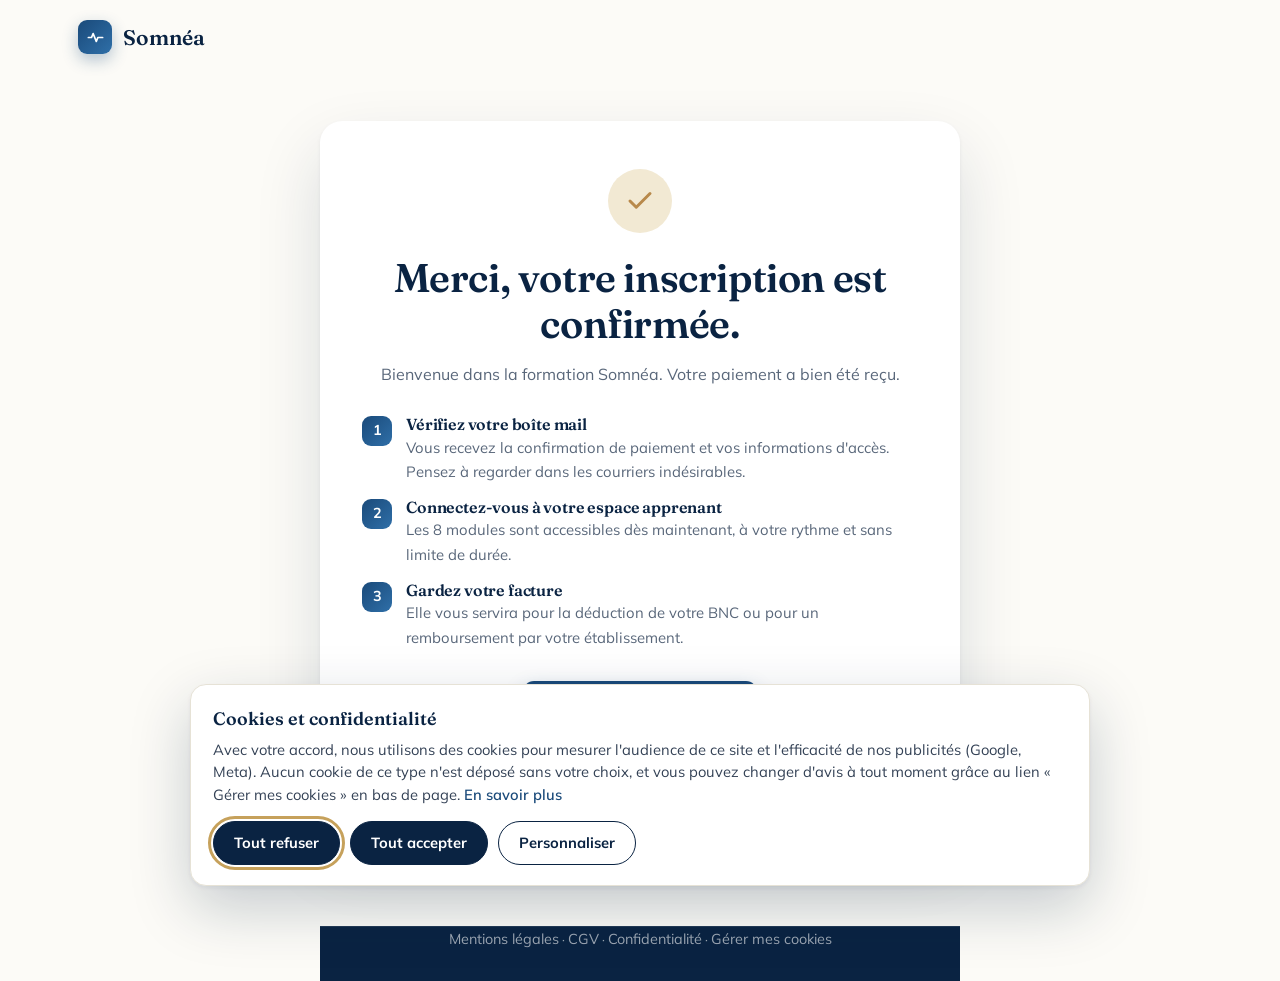
<file: merci.html>
<!DOCTYPE html>
<html lang="fr">
<head>
<meta charset="UTF-8">
<!-- Consentement (Google Consent Mode v2) : tout est refusé tant que le visiteur n'a pas choisi -->
<script>
window.dataLayer=window.dataLayer||[];function gtag(){dataLayer.push(arguments);}
gtag('consent','default',{ad_storage:'denied',ad_user_data:'denied',ad_personalization:'denied',analytics_storage:'denied',wait_for_update:500});
try{var c=JSON.parse(localStorage.getItem('somnea_consent_v1')||'null');if(c&&Date.now()-c.ts<15552000000){var a=c.ads?'granted':'denied';gtag('consent','update',{analytics_storage:c.analytics?'granted':'denied',ad_storage:a,ad_user_data:a,ad_personalization:a});}}catch(e){}
</script>
<!-- Google Tag Manager -->
<script>(function(w,d,s,l,i){w[l]=w[l]||[];w[l].push({'gtm.start':
new Date().getTime(),event:'gtm.js'});var f=d.getElementsByTagName(s)[0],
j=d.createElement(s),dl=l!='dataLayer'?'&l='+l:'';j.async=true;j.src=
'https://www.googletagmanager.com/gtm.js?id='+i+dl;f.parentNode.insertBefore(j,f);
})(window,document,'script','dataLayer','GTM-WKT38CDW');</script>
<!-- End Google Tag Manager -->
<meta name="viewport" content="width=device-width, initial-scale=1.0">
<title>Merci pour votre inscription | Somnéa</title>
<meta name="robots" content="noindex, nofollow">
<link rel="icon" href="favicon.svg" type="image/svg+xml">
<link rel="icon" href="favicon.ico" sizes="any">
<link rel="apple-touch-icon" href="apple-touch-icon.png">
<link rel="preconnect" href="https://fonts.googleapis.com">
<link rel="preconnect" href="https://fonts.gstatic.com" crossorigin>
<link href="https://fonts.googleapis.com/css2?family=Fraunces:opsz,wght@9..144,400;9..144,500;9..144,600;9..144,700&family=Mulish:wght@300;400;500;600;700&display=swap" rel="stylesheet">
<link rel="stylesheet" href="site.css?v=6">
<link rel="stylesheet" href="consent.css">
<style>
  .thanks{min-height:100vh;display:flex;align-items:center;padding:120px 0 70px}
  .thanks-card{max-width:640px;margin:0 auto;background:var(--white);border-radius:22px;padding:48px 42px;box-shadow:var(--shadow-lg);text-align:center}
  .thanks-ico{width:64px;height:64px;border-radius:50%;margin:0 auto 22px;display:grid;place-items:center;background:var(--gold-soft);color:var(--gold-deep)}
  .thanks-ico svg{width:30px;height:30px}
  .thanks-card h1{font-family:'Fraunces',serif;font-weight:600;font-size:clamp(1.9rem,4vw,2.5rem);line-height:1.15;margin-bottom:14px}
  .thanks-card .lead{color:var(--soft);margin-bottom:28px}
  .thanks-steps{text-align:left;list-style:none;display:grid;gap:14px;margin:0 0 30px}
  .thanks-steps li{display:flex;gap:14px;align-items:flex-start}
  .thanks-steps .ds-num{flex-shrink:0}
  .thanks-steps h4{font-size:1rem;margin-bottom:2px}
  .thanks-steps p{font-size:.93rem;color:var(--soft)}
  .thanks-actions{display:flex;flex-wrap:wrap;gap:10px;justify-content:center}
  .thanks-help{margin-top:26px;font-size:.88rem;color:var(--soft)}
  .thanks-help a{color:var(--blue);font-weight:600}
  @media(max-width:560px){.thanks-card{padding:34px 22px}}
</style>
</head>
<body>
<noscript><iframe src="https://www.googletagmanager.com/ns.html?id=GTM-WKT38CDW"
height="0" width="0" style="display:none;visibility:hidden"></iframe></noscript>

<header id="header">
  <div class="wrap nav">
    <a href="./" class="logo">
      <span class="mark"><svg viewBox="0 0 24 24" fill="none" stroke="#fff" stroke-width="2.2" stroke-linecap="round" stroke-linejoin="round"><path d="M3 12h4l2-5 4 10 2-5h6"/></svg></span>
      Somnéa
    </a>
  </div>
</header>

<section class="thanks">
  <div class="wrap">
    <div class="thanks-card">
      <div class="thanks-ico"><svg viewBox="0 0 24 24" fill="none" stroke="currentColor" stroke-width="2.4" stroke-linecap="round" stroke-linejoin="round"><path d="M20 6L9 17l-5-5"/></svg></div>
      <h1>Merci, votre inscription est confirmée.</h1>
      <p class="lead">Bienvenue dans la formation Somnéa. Votre paiement a bien été reçu.</p>
      <ul class="thanks-steps">
        <li><span class="ds-num">1</span><div><h4>Vérifiez votre boîte mail</h4><p>Vous recevez la confirmation de paiement et vos informations d'accès. Pensez à regarder dans les courriers indésirables.</p></div></li>
        <li><span class="ds-num">2</span><div><h4>Connectez-vous à votre espace apprenant</h4><p>Les 8 modules sont accessibles dès maintenant, à votre rythme et sans limite de durée.</p></div></li>
        <li><span class="ds-num">3</span><div><h4>Gardez votre facture</h4><p>Elle vous servira pour la déduction de votre BNC ou pour un remboursement par votre établissement.</p></div></li>
      </ul>
      <div class="thanks-actions">
        <a href="https://espace.formationsahos.fr" class="btn btn-primary">
          Accéder à mon espace
          <svg viewBox="0 0 24 24" fill="none" stroke="currentColor" stroke-width="2.2" stroke-linecap="round" stroke-linejoin="round"><path d="M5 12h14M13 6l6 6-6 6"/></svg>
        </a>
      </div>
      <p class="thanks-help">Une question ? <a href="tel:+33189480454">01 89 48 04 54</a> · <a href="mailto:contact@formationsahos.fr">contact@formationsahos.fr</a></p>
    </div>
  </div>
</section>

<footer class="foot-copy" style="text-align:center;padding:0 0 30px">
  <a href="mentions-legales">Mentions légales</a> · <a href="cgv">CGV</a> · <a href="confidentialite">Confidentialité</a> · <a href="#" data-cookie-settings>Gérer mes cookies</a>
</footer>

<script src="meta-pixel.js"></script>
<script>
/* Évènement d'achat.
 * Le Payment Link Stripe doit rediriger après paiement vers :
 *   https://formationsahos.fr/merci?session_id={CHECKOUT_SESSION_ID}
 * L'identifiant de session Stripe sert d'eventID : l'API Conversions (webhook Stripe) pourra renvoyer le même
 * achat sans doublon. Un rechargement de la page ne recompte pas l'achat.
 */
(function(){
  var sid=new URLSearchParams(location.search).get('session_id')||'';
  if(!/^cs_[A-Za-z0-9_]+$/.test(sid)) return;   // pas d'achat sans session Stripe valide (visite directe de /merci)
  var flag='somnea_purchase_'+sid;
  try{ if(localStorage.getItem(flag)) return; localStorage.setItem(flag,'1'); }catch(e){}
  window.somneaTrack('Purchase',{value:1500,currency:'EUR',content_name:'Formation SAHOS 44h',content_type:'product'},sid);
  (window.dataLayer=window.dataLayer||[]).push({event:'purchase_confirmed',transaction_id:sid,value:1500,currency:'EUR'});
})();
</script>
<script src="stats.js" defer></script>
<script src="consent.js" defer></script>
</body>
</html>
</file>
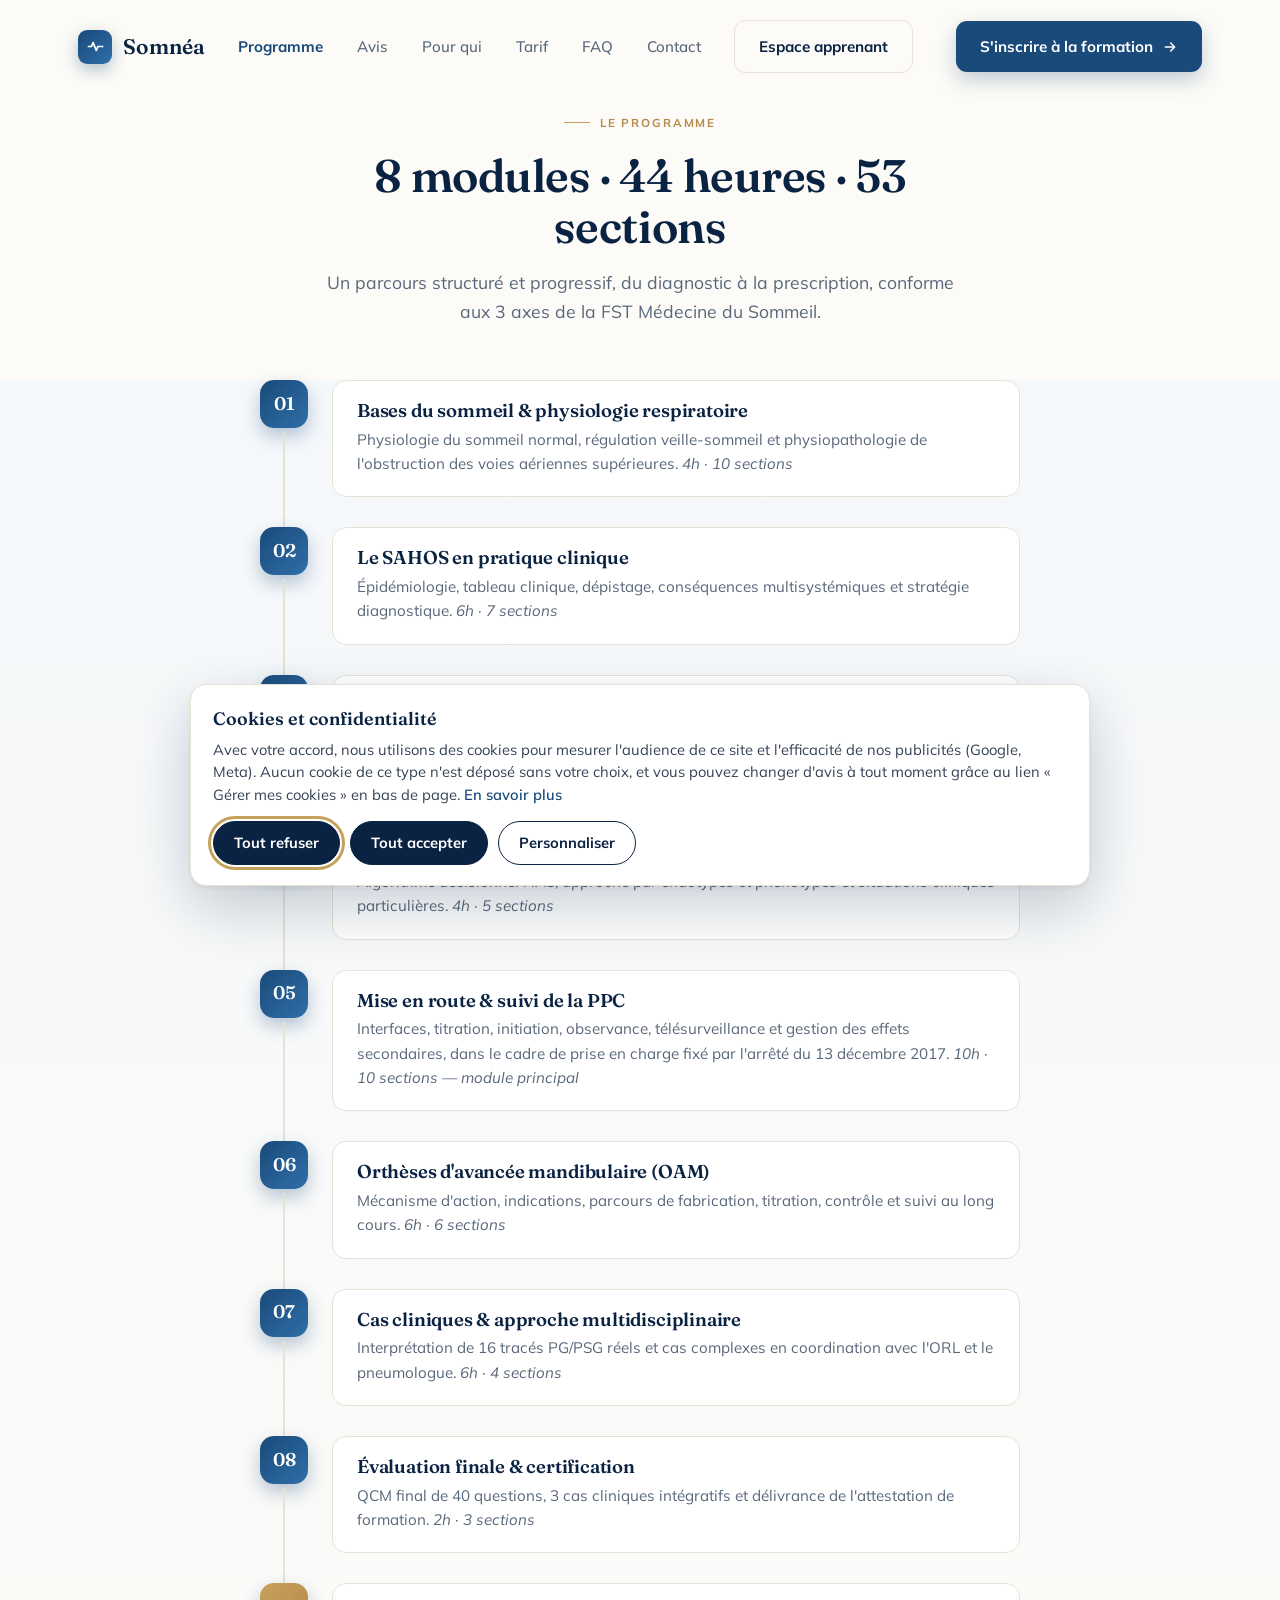
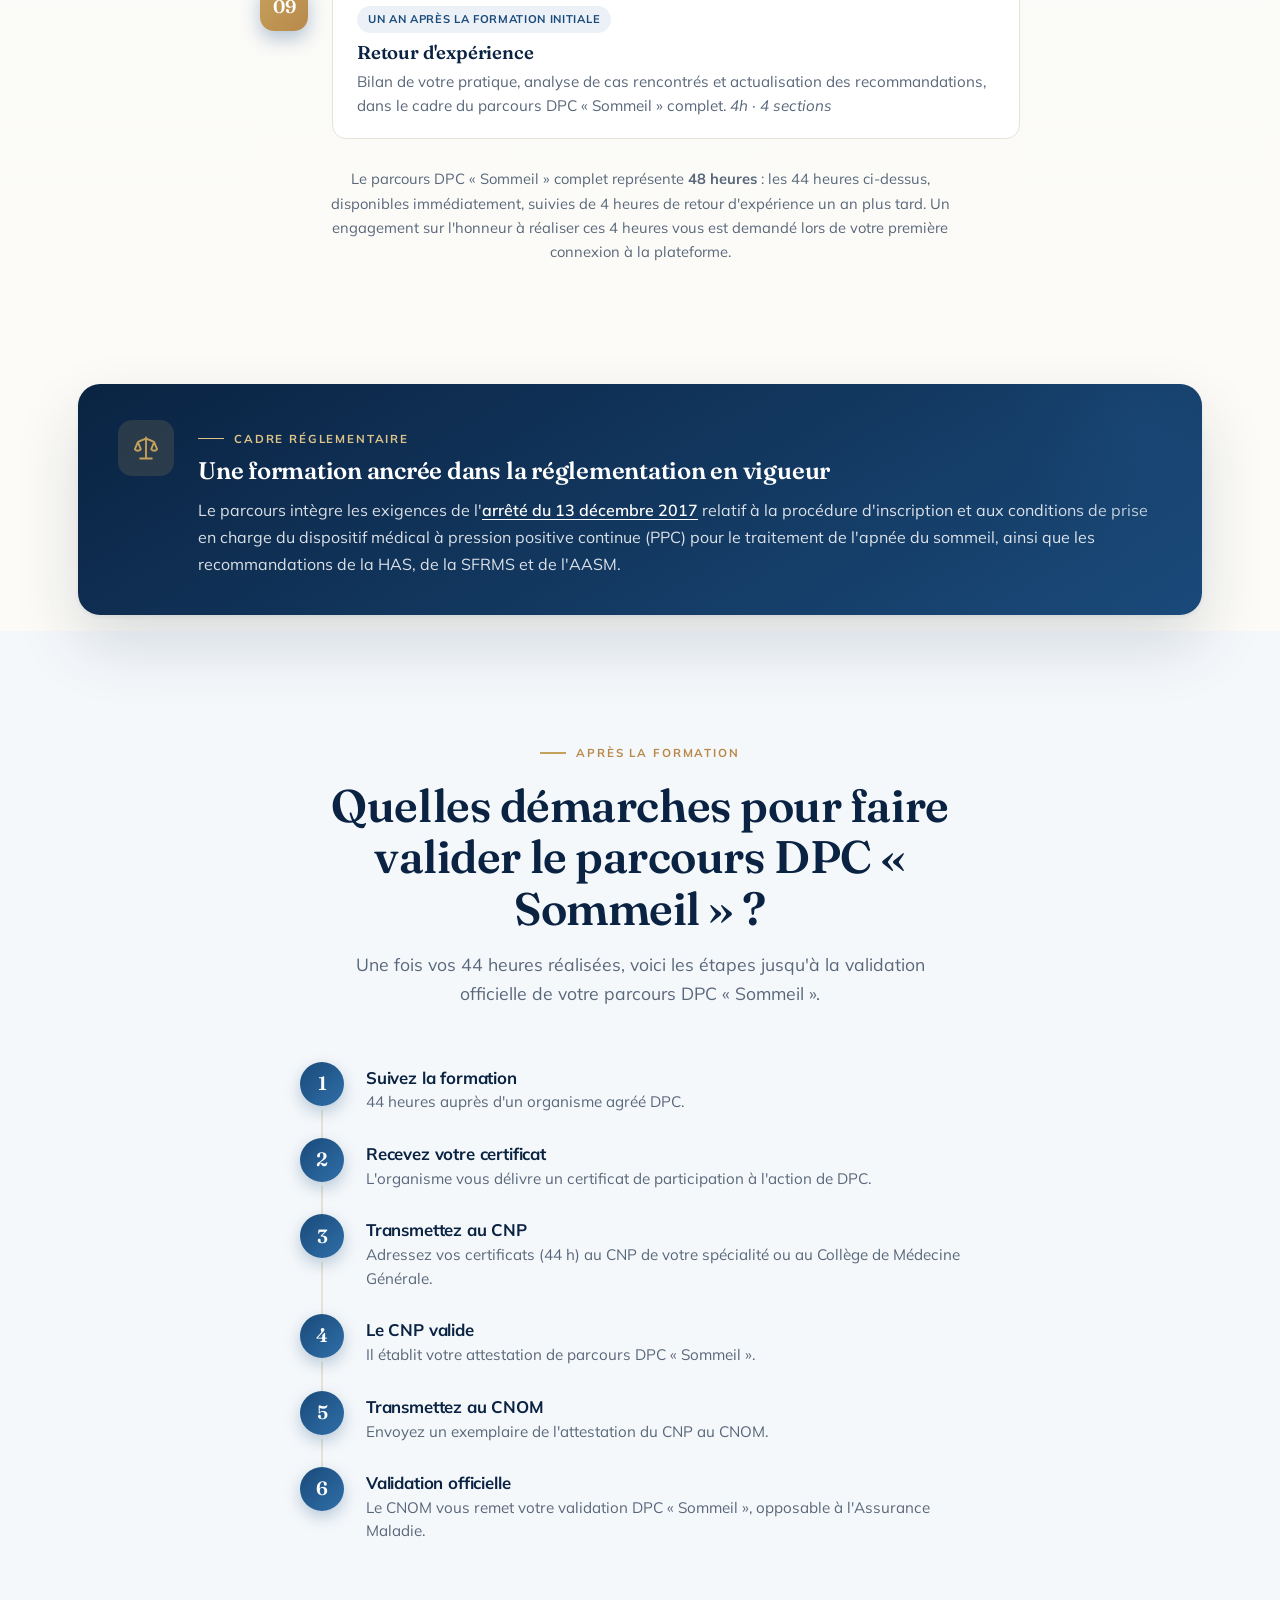
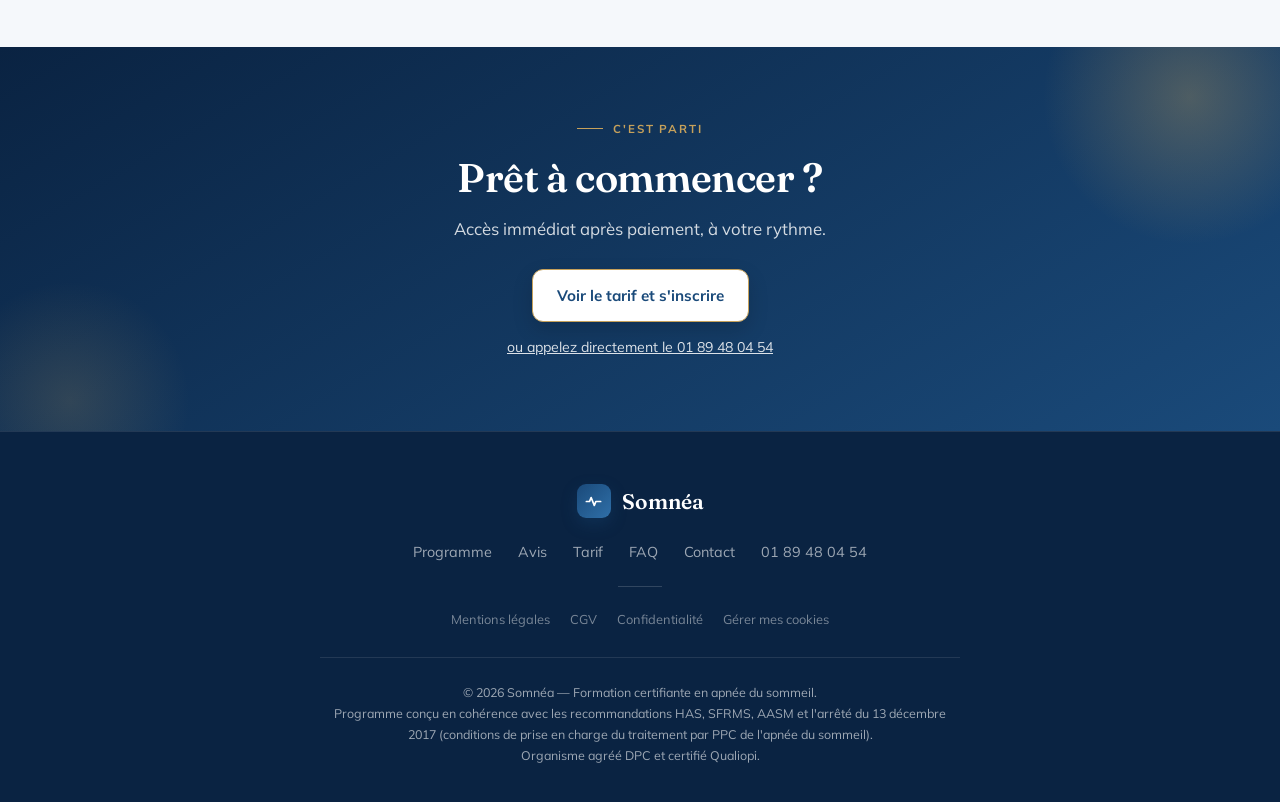
<file: programme.html>
<!DOCTYPE html>
<html lang="fr">
<head>
<meta charset="UTF-8">
<!-- Consentement (Google Consent Mode v2) : tout est refusé tant que le visiteur n'a pas choisi -->
<script>
window.dataLayer=window.dataLayer||[];function gtag(){dataLayer.push(arguments);}
gtag('consent','default',{ad_storage:'denied',ad_user_data:'denied',ad_personalization:'denied',analytics_storage:'denied',wait_for_update:500});
try{var c=JSON.parse(localStorage.getItem('somnea_consent_v1')||'null');if(c&&Date.now()-c.ts<15552000000){var a=c.ads?'granted':'denied';gtag('consent','update',{analytics_storage:c.analytics?'granted':'denied',ad_storage:a,ad_user_data:a,ad_personalization:a});}}catch(e){}
</script>
<!-- Google Tag Manager -->
<script>(function(w,d,s,l,i){w[l]=w[l]||[];w[l].push({'gtm.start':
new Date().getTime(),event:'gtm.js'});var f=d.getElementsByTagName(s)[0],
j=d.createElement(s),dl=l!='dataLayer'?'&l='+l:'';j.async=true;j.src=
'https://www.googletagmanager.com/gtm.js?id='+i+dl;f.parentNode.insertBefore(j,f);
})(window,document,'script','dataLayer','GTM-WKT38CDW');</script>
<!-- End Google Tag Manager -->
<meta name="viewport" content="width=device-width, initial-scale=1.0">
<title>Programme — Formation Apnée du Sommeil 44h | Somnéa</title>
<meta name="description" content="Le programme complet de la formation certifiante 44h : 8 modules, cadre réglementaire et parcours de validation DPC détaillés.">
<link rel="canonical" href="https://formationsahos.fr/programme">
<link rel="icon" href="favicon.svg" type="image/svg+xml">
<link rel="icon" href="favicon.ico" sizes="any">
<link rel="apple-touch-icon" href="apple-touch-icon.png">
<link rel="preconnect" href="https://fonts.googleapis.com">
<link rel="preconnect" href="https://fonts.gstatic.com" crossorigin>
<link href="https://fonts.googleapis.com/css2?family=Fraunces:opsz,wght@9..144,400;9..144,500;9..144,600;9..144,700&family=Mulish:wght@300;400;500;600;700&display=swap" rel="stylesheet">
<link rel="stylesheet" href="site.css?v=6">
<link rel="stylesheet" href="consent.css">
</head>
<body>
<!-- Google Tag Manager (noscript) -->
<noscript><iframe src="https://www.googletagmanager.com/ns.html?id=GTM-WKT38CDW"
height="0" width="0" style="display:none;visibility:hidden"></iframe></noscript>
<!-- End Google Tag Manager (noscript) -->

<!-- HEADER -->
<header id="header">
  <div class="wrap nav">
    <a href="/" class="logo">
      <span class="mark"><svg viewBox="0 0 24 24" fill="none" stroke="#fff" stroke-width="2.2" stroke-linecap="round" stroke-linejoin="round"><path d="M3 12h4l2-5 4 10 2-5h6"/></svg></span>
      Somnéa
    </a>
    <nav class="nav-links">
      <a href="programme" class="active">Programme</a>
      <a href="avis">Avis</a>
      <a href="/#pourqui">Pour qui</a>
      <a href="tarif">Tarif</a>
      <a href="faq">FAQ</a>
      <a href="contact">Contact</a>
      <a href="https://espace.formationsahos.fr" target="_blank" rel="noopener" class="btn btn-ghost nav-learner-mobile">Espace apprenant</a>
      <a href="https://buy.stripe.com/00w6oGfQMgUlgfi63p4ow00" target="_blank" rel="noopener" class="btn btn-primary nav-cta-mobile">S'inscrire à la formation</a>
    </nav>
    <a href="https://espace.formationsahos.fr" target="_blank" rel="noopener" class="btn btn-ghost nav-learner-desktop">Espace apprenant</a>
    <a href="https://buy.stripe.com/00w6oGfQMgUlgfi63p4ow00" target="_blank" rel="noopener" class="btn btn-primary">
      S'inscrire à la formation
      <svg viewBox="0 0 24 24" fill="none" stroke="currentColor" stroke-width="2.2" stroke-linecap="round" stroke-linejoin="round"><path d="M5 12h14M13 6l6 6-6 6"/></svg>
    </a>
    <button class="nav-toggle" id="navToggle" aria-label="Menu" aria-expanded="false">
      <svg class="ic-menu" viewBox="0 0 24 24" fill="none" stroke="currentColor" stroke-width="2.2" stroke-linecap="round" stroke-linejoin="round"><path d="M3 6h18M3 12h18M3 18h18"/></svg>
      <svg class="ic-close" viewBox="0 0 24 24" fill="none" stroke="currentColor" stroke-width="2.2" stroke-linecap="round" stroke-linejoin="round"><path d="M6 6l12 12M18 6L6 18"/></svg>
    </button>
  </div>
  <div class="nav-overlay" id="navOverlay"></div>
</header>

<section class="block" style="padding-bottom:0">
  <div class="wrap">
    <div class="sec-head center reveal">
      <span class="eyebrow">Le programme</span>
      <h1>8 modules · 44 heures · 53 sections</h1>
      <p>Un parcours structuré et progressif, du diagnostic à la prescription, conforme aux 3 axes de la FST Médecine du Sommeil.</p>
    </div>
  </div>
</section>

<!-- PROGRAMME -->
<section class="block prog" id="programme">
  <div class="wrap">
    <div class="timeline">
      <div class="tl-item reveal"><div class="tl-marker"><span>01</span></div><div class="tl-content"><h3>Bases du sommeil &amp; physiologie respiratoire</h3><p>Physiologie du sommeil normal, régulation veille-sommeil et physiopathologie de l'obstruction des voies aériennes supérieures. <em>4h · 10 sections</em></p></div></div>
      <div class="tl-item reveal"><div class="tl-marker"><span>02</span></div><div class="tl-content"><h3>Le SAHOS en pratique clinique</h3><p>Épidémiologie, tableau clinique, dépistage, conséquences multisystémiques et stratégie diagnostique. <em>6h · 7 sections</em></p></div></div>
      <div class="tl-item reveal"><div class="tl-marker"><span>03</span></div><div class="tl-content"><h3>Examens diagnostiques</h3><p>Polygraphie ventilatoire et polysomnographie : indications, technique, lecture et interprétation des résultats. <em>6h · 8 sections</em></p></div></div>
      <div class="tl-item reveal"><div class="tl-marker"><span>04</span></div><div class="tl-content"><h3>Stratégies thérapeutiques du SAHOS</h3><p>Algorithme décisionnel HAS, approche par endotypes et phénotypes et situations cliniques particulières. <em>4h · 5 sections</em></p></div></div>
      <div class="tl-item reveal"><div class="tl-marker"><span>05</span></div><div class="tl-content"><h3>Mise en route &amp; suivi de la PPC</h3><p>Interfaces, titration, initiation, observance, télésurveillance et gestion des effets secondaires, dans le cadre de prise en charge fixé par l'arrêté du 13 décembre 2017. <em>10h · 10 sections — module principal</em></p></div></div>
      <div class="tl-item reveal"><div class="tl-marker"><span>06</span></div><div class="tl-content"><h3>Orthèses d'avancée mandibulaire (OAM)</h3><p>Mécanisme d'action, indications, parcours de fabrication, titration, contrôle et suivi au long cours. <em>6h · 6 sections</em></p></div></div>
      <div class="tl-item reveal"><div class="tl-marker"><span>07</span></div><div class="tl-content"><h3>Cas cliniques &amp; approche multidisciplinaire</h3><p>Interprétation de 16 tracés PG/PSG réels et cas complexes en coordination avec l'ORL et le pneumologue. <em>6h · 4 sections</em></p></div></div>
      <div class="tl-item reveal"><div class="tl-marker"><span>08</span></div><div class="tl-content"><h3>Évaluation finale &amp; certification</h3><p>QCM final de 40 questions, 3 cas cliniques intégratifs et délivrance de l'attestation de formation. <em>2h · 3 sections</em></p></div></div>
      <div class="tl-item reveal"><div class="tl-marker"><span style="background:linear-gradient(135deg,var(--gold),var(--gold-deep))">09</span></div><div class="tl-content"><span class="fp-tag" style="margin-bottom:10px">Un an après la formation initiale</span><h3>Retour d'expérience</h3><p>Bilan de votre pratique, analyse de cas rencontrés et actualisation des recommandations, dans le cadre du parcours DPC « Sommeil » complet. <em>4h · 4 sections</em></p></div></div>
    </div>
    <p style="max-width:640px;margin:28px auto 0;text-align:center;font-size:.92rem;color:var(--soft)">
      Le parcours DPC « Sommeil » complet représente <strong>48 heures</strong> : les 44 heures ci-dessus, disponibles immédiatement, suivies de 4 heures de retour d'expérience un an plus tard. Un engagement sur l'honneur à réaliser ces 4 heures vous est demandé lors de votre première connexion à la plateforme.
    </p>
  </div>
</section>

<!-- CADRE REGLEMENTAIRE -->
<section class="reglem" id="cadre">
  <div class="wrap">
    <div class="reglem-card reveal">
      <div class="reglem-ico"><svg viewBox="0 0 24 24" fill="none" stroke="currentColor" stroke-width="1.6" stroke-linecap="round" stroke-linejoin="round"><path d="M12 3v18M7 21h10M5 7l3-1.5L12 4l4 1.5L19 7M5 7l-2.5 6a3 3 0 005 0L5 7zM19 7l-2.5 6a3 3 0 005 0L19 7z"/></svg></div>
      <div class="reglem-body">
        <span class="eyebrow">Cadre réglementaire</span>
        <h3>Une formation ancrée dans la réglementation en vigueur</h3>
        <p>Le parcours intègre les exigences de l'<a href="https://www.legifrance.gouv.fr/jorf/id/JORFTEXT000036209897" target="_blank" rel="noopener">arrêté du 13 décembre 2017</a> relatif à la procédure d'inscription et aux conditions de prise en charge du dispositif médical à pression positive continue (PPC) pour le traitement de l'apnée du sommeil, ainsi que les recommandations de la HAS, de la SFRMS et de l'AASM.</p>
      </div>
    </div>
  </div>
</section>

<!-- DEMARCHES DPC -->
<section class="block dpc" id="dpc">
  <div class="wrap">
    <div class="sec-head center reveal">
      <span class="eyebrow">Après la formation</span>
      <h2>Quelles démarches pour faire valider le parcours DPC « Sommeil » ?</h2>
      <p>Une fois vos 44 heures réalisées, voici les étapes jusqu'à la validation officielle de votre parcours DPC « Sommeil ».</p>
    </div>
    <div class="steps-flow">
      <div class="sf-item reveal"><div class="sf-num">1</div><div class="sf-body"><h4>Suivez la formation</h4><p>44 heures auprès d'un organisme agréé DPC.</p></div></div>
      <div class="sf-item reveal"><div class="sf-num">2</div><div class="sf-body"><h4>Recevez votre certificat</h4><p>L'organisme vous délivre un certificat de participation à l'action de DPC.</p></div></div>
      <div class="sf-item reveal"><div class="sf-num">3</div><div class="sf-body"><h4>Transmettez au CNP</h4><p>Adressez vos certificats (44 h) au CNP de votre spécialité ou au Collège de Médecine Générale.</p></div></div>
      <div class="sf-item reveal"><div class="sf-num">4</div><div class="sf-body"><h4>Le CNP valide</h4><p>Il établit votre attestation de parcours DPC « Sommeil ».</p></div></div>
      <div class="sf-item reveal"><div class="sf-num">5</div><div class="sf-body"><h4>Transmettez au CNOM</h4><p>Envoyez un exemplaire de l'attestation du CNP au CNOM.</p></div></div>
      <div class="sf-item reveal"><div class="sf-num">6</div><div class="sf-body"><h4>Validation officielle</h4><p>Le CNOM vous remet votre validation DPC « Sommeil », opposable à l'Assurance Maladie.</p></div></div>
    </div>
  </div>
</section>

<!-- CTA -->
<section class="footer-cta">
  <div class="wrap footer-cta-inner">
    <span class="eyebrow">C'est parti</span>
    <h2>Prêt à commencer ?</h2>
    <p>Accès immédiat après paiement, à votre rythme.</p>
    <a href="tarif" class="btn btn-white">Voir le tarif et s'inscrire</a>
    <a href="tel:+33189480454" style="color:rgba(255,255,255,.85);font-size:.88rem;text-decoration:underline">ou appelez directement le 01 89 48 04 54</a>
  </div>
</section>

<!-- FOOTER -->
<footer>
  <div class="wrap">
    <div class="foot-grid">
      <a href="/" class="logo">
        <span class="mark"><svg viewBox="0 0 24 24" fill="none" stroke="#fff" stroke-width="2.2" stroke-linecap="round" stroke-linejoin="round"><path d="M3 12h4l2-5 4 10 2-5h6"/></svg></span>
        Somnéa
      </a>
      <div class="foot-links">
        <a href="programme">Programme</a>
        <a href="avis">Avis</a>
        <a href="tarif">Tarif</a>
        <a href="faq">FAQ</a>
        <a href="contact">Contact</a>
        <a href="tel:+33189480454">01 89 48 04 54</a>
      </div>
      <div class="foot-divider"></div>
      <div class="foot-legal-links">
        <a href="mentions-legales">Mentions légales</a>
        <a href="cgv">CGV</a>
        <a href="confidentialite">Confidentialité</a>
        <a href="#" data-cookie-settings>Gérer mes cookies</a>
      </div>
    </div>
    <div class="foot-copy">© 2026 Somnéa — Formation certifiante en apnée du sommeil.<br>Programme conçu en cohérence avec les recommandations HAS, SFRMS, AASM et l'arrêté du 13 décembre 2017 (conditions de prise en charge du traitement par PPC de l'apnée du sommeil).<br>Organisme agréé DPC et certifié Qualiopi.</div>
  </div>
</footer>

<script>
  const header=document.getElementById('header');
  window.addEventListener('scroll',()=>header.classList.toggle('scrolled',window.scrollY>30));

  const navToggle=document.getElementById('navToggle');
  const navLinks=document.querySelector('.nav-links');
  const navOverlay=document.getElementById('navOverlay');
  function closeNav(){navToggle.classList.remove('open');navLinks.classList.remove('open');navOverlay.classList.remove('open');document.body.style.overflow='';navToggle.setAttribute('aria-expanded','false');}
  function openNav(){navToggle.classList.add('open');navLinks.classList.add('open');navOverlay.classList.add('open');document.body.style.overflow='hidden';navToggle.setAttribute('aria-expanded','true');}
  navToggle.addEventListener('click',()=>{navToggle.classList.contains('open')?closeNav():openNav();});
  navOverlay.addEventListener('click',closeNav);
  navLinks.querySelectorAll('a').forEach(a=>a.addEventListener('click',closeNav));
  const io=new IntersectionObserver((es)=>es.forEach(e=>{if(e.isIntersecting){e.target.classList.add('in');io.unobserve(e.target)}}),{threshold:.12});
  document.querySelectorAll('.reveal').forEach(el=>io.observe(el));
  window.addEventListener('load',()=>document.querySelectorAll('.reveal').forEach(el=>{
    const r=el.getBoundingClientRect();
    if(r.top<window.innerHeight) el.classList.add('in');
  }));
</script>
<script src="stats.js" defer></script>
<script src="consent.js" defer></script>
</body>
</html>
</file>
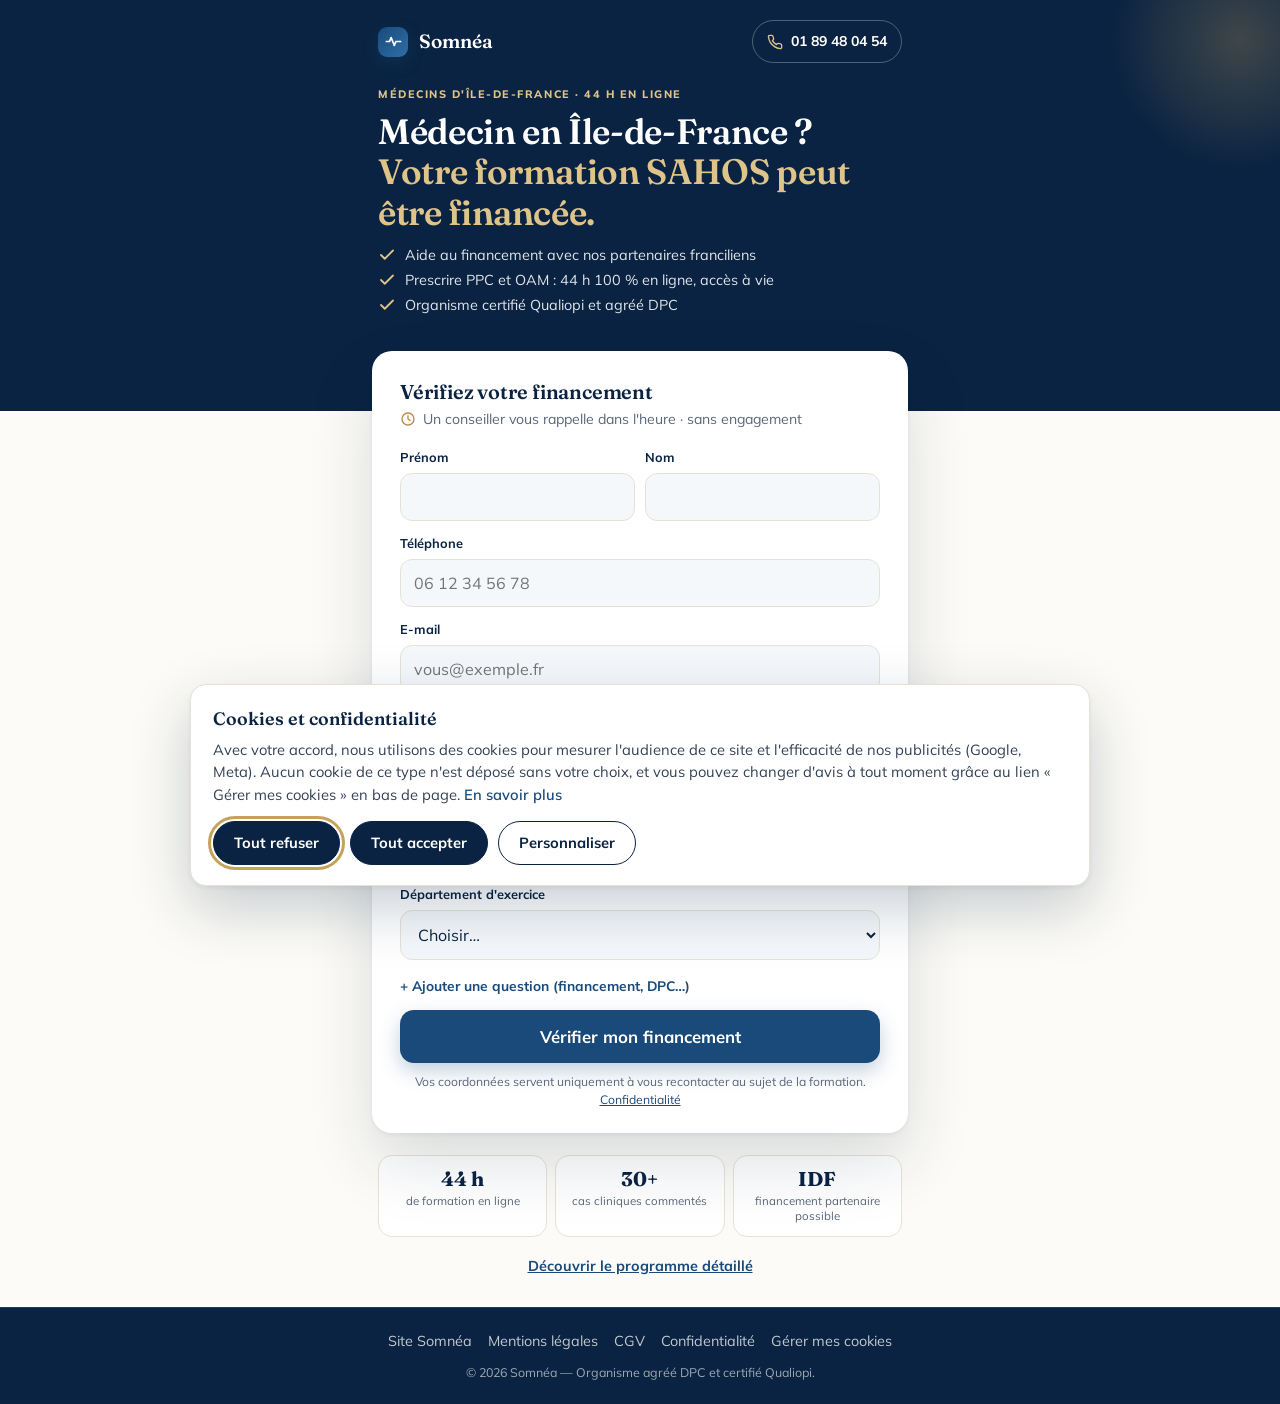
<file: rappel-idf.html>
<!DOCTYPE html>
<html lang="fr">
<head>
<meta charset="UTF-8">
<!-- Consentement (Google Consent Mode v2) : tout est refusé tant que le visiteur n'a pas choisi -->
<script>
window.dataLayer=window.dataLayer||[];function gtag(){dataLayer.push(arguments);}
gtag('consent','default',{ad_storage:'denied',ad_user_data:'denied',ad_personalization:'denied',analytics_storage:'denied',wait_for_update:500});
try{var c=JSON.parse(localStorage.getItem('somnea_consent_v1')||'null');if(c&&Date.now()-c.ts<15552000000){var a=c.ads?'granted':'denied';gtag('consent','update',{analytics_storage:c.analytics?'granted':'denied',ad_storage:a,ad_user_data:a,ad_personalization:a});}}catch(e){}
</script>
<!-- Google Tag Manager -->
<script>(function(w,d,s,l,i){w[l]=w[l]||[];w[l].push({'gtm.start':
new Date().getTime(),event:'gtm.js'});var f=d.getElementsByTagName(s)[0],
j=d.createElement(s),dl=l!='dataLayer'?'&l='+l:'';j.async=true;j.src=
'https://www.googletagmanager.com/gtm.js?id='+i+dl;f.parentNode.insertBefore(j,f);
})(window,document,'script','dataLayer','GTM-WKT38CDW');</script>
<!-- End Google Tag Manager -->
<meta name="viewport" content="width=device-width, initial-scale=1.0, viewport-fit=cover">
<meta name="theme-color" content="#0A2342">
<title>Médecins d'Île-de-France · Formation apnée du sommeil financée | Somnéa</title>
<meta name="description" content="Médecins d'Île-de-France : la formation SAHOS de 44 h en ligne (PPC et OAM) peut être financée par nos partenaires franciliens. Un conseiller vous rappelle.">
<!-- Page réservée aux campagnes (pubs, e-mails, SMS) : pas d'indexation -->
<meta name="robots" content="noindex, follow">
<link rel="canonical" href="https://formationsahos.fr/">
<link rel="icon" href="favicon.svg" type="image/svg+xml">
<link rel="icon" href="favicon.ico" sizes="any">
<link rel="apple-touch-icon" href="apple-touch-icon.png">
<meta property="og:type" content="website">
<meta property="og:title" content="Médecins d'Île-de-France : formation apnée du sommeil financée · Somnéa">
<meta property="og:description" content="44 h en ligne pour prendre en charge vous-même la PPC et l'orthèse d'avancée mandibulaire. Un conseiller vous rappelle.">
<meta property="og:image" content="https://formationsahos.fr/images/somnea-wordmark.png">
<link rel="preconnect" href="https://fonts.googleapis.com">
<link rel="preconnect" href="https://fonts.gstatic.com" crossorigin>
<link href="https://fonts.googleapis.com/css2?family=Fraunces:opsz,wght@9..144,600;9..144,700&family=Mulish:wght@400;600;700;800&display=swap" rel="stylesheet">
<link rel="stylesheet" href="site.css?v=6">
<link rel="stylesheet" href="consent.css">
<style>
  /* Page courte « rappel » : pensée d'abord pour le téléphone, formulaire visible tout de suite */
  body{background:var(--paper)}
  .rp-top{background:var(--navy);color:#fff;padding:12px 0 78px;position:relative;overflow:hidden}
  .rp-top::after{content:"";position:absolute;right:-90px;top:-90px;width:260px;height:260px;border-radius:50%;background:radial-gradient(circle,rgba(198,161,91,.28),transparent 70%)}
  .rp-wrap{max-width:560px;margin:0 auto;padding:0 18px;position:relative;z-index:1}
  .rp-bar{display:flex;align-items:center;justify-content:space-between;gap:12px;margin-bottom:16px}
  .rp-bar .logo{color:#fff;font-size:1.2rem}
  .rp-bar .logo .mark{width:30px;height:30px}
  .rp-call{display:inline-flex;align-items:center;gap:8px;padding:9px 14px;border-radius:999px;border:1.5px solid rgba(255,255,255,.28);color:#fff;font-weight:700;font-size:.88rem;white-space:nowrap}
  .rp-call svg{width:16px;height:16px;color:#DFC48A}
  .rp-eyebrow{font-weight:800;text-transform:uppercase;letter-spacing:.14em;font-size:.68rem;color:#DFC48A}
  .rp-top h1{color:#fff;font-size:clamp(1.45rem,6vw,2.2rem);margin:6px 0 12px;line-height:1.15}
  .rp-top h1 em{font-style:normal;color:#DFC48A}
  .rp-checks{list-style:none;display:grid;gap:5px;padding:0}
  .rp-checks li{display:flex;gap:9px;align-items:flex-start;font-size:.9rem;color:rgba(255,255,255,.88);line-height:1.4}
  .rp-checks svg{width:18px;height:18px;flex-shrink:0;margin-top:1px;color:#DFC48A}

  .rp-card{max-width:560px;margin:-60px auto 0;padding:0 12px;position:relative;z-index:2}
  .rp-form{background:#fff;border-radius:20px;padding:22px 18px 18px;box-shadow:var(--shadow-lg)}
  .rp-form h2{font-size:1.25rem;margin-bottom:4px}
  .rp-sub{font-size:.88rem;color:var(--soft);margin-bottom:16px;display:flex;align-items:center;gap:7px}
  .rp-sub svg{width:16px;height:16px;color:var(--gold-deep);flex-shrink:0}
  .rp-form .form-row{grid-template-columns:1fr 1fr;gap:10px}
  .rp-form .field{margin-bottom:12px}
  .rp-form .field label{font-size:.8rem;margin-bottom:5px}
  .rp-form .field input,.rp-form .field select,.rp-form .field textarea{padding:13px 13px;font-size:16px;border-radius:12px}
  .rp-seg{display:grid;grid-template-columns:repeat(3,1fr);gap:6px}
  .rp-seg label{margin:0;position:relative}
  .rp-seg input{-webkit-appearance:none;appearance:none;position:absolute;opacity:0;width:1px!important;height:1px!important;padding:0!important;border:0!important;margin:0;left:0;top:0;pointer-events:none}
  .rp-seg span{display:block;text-align:center;padding:11px 4px;border:1.5px solid var(--line);border-radius:12px;font-size:.88rem;font-weight:700;color:var(--soft);background:var(--mist-2);cursor:pointer}
  .rp-seg input:checked+span{background:var(--navy);border-color:var(--navy);color:#fff}
  .rp-seg input:focus-visible+span{outline:3px solid rgba(47,111,168,.4)}
  .rp-more{background:none;border:0;padding:0 0 12px;font:inherit;font-size:.86rem;font-weight:700;color:var(--blue);cursor:pointer}
  .rp-form .btn-primary{width:100%;justify-content:center;padding:16px;font-size:1.05rem;border-radius:14px}
  .rp-note{font-size:.76rem;color:var(--soft);margin-top:10px;line-height:1.5;text-align:center}
  .rp-note a{color:var(--blue);text-decoration:underline}

  .rp-done{display:none;text-align:center;padding:10px 4px 6px}
  .rp-done .ok{width:56px;height:56px;border-radius:50%;background:#E3F4EA;color:#1E7A46;display:grid;place-items:center;margin:0 auto 12px}
  .rp-done .ok svg{width:28px;height:28px}
  .rp-done h2{margin-bottom:8px}
  .rp-done p{color:var(--soft);font-size:.95rem;margin-bottom:16px}
  .rp-done .btn{width:100%;justify-content:center;margin-bottom:8px}
  .rp-form.sent .rp-fields{display:none}
  .rp-form.sent .rp-done{display:block}

  .rp-facts{max-width:560px;margin:22px auto 0;padding:0 18px;display:grid;grid-template-columns:repeat(3,1fr);gap:8px;text-align:center}
  .rp-facts div{background:#fff;border:1px solid var(--line);border-radius:14px;padding:12px 6px}
  .rp-facts b{display:block;font-family:'Fraunces',serif;font-size:1.25rem;color:var(--navy);line-height:1.1}
  .rp-facts span{font-size:.72rem;color:var(--soft);line-height:1.3;display:block;margin-top:4px}
  .rp-links{max-width:560px;margin:18px auto 0;padding:0 18px 28px;text-align:center;font-size:.9rem}
  .rp-links a{color:var(--blue);font-weight:700;text-decoration:underline}
  .rp-foot{background:var(--navy);color:rgba(255,255,255,.6);text-align:center;font-size:.78rem;padding:22px 18px calc(22px + env(safe-area-inset-bottom))}
  .rp-foot nav{display:flex;flex-wrap:wrap;justify-content:center;gap:6px 16px;margin-bottom:8px}
  .rp-foot a{color:rgba(255,255,255,.75)}
  .toast{visibility:hidden}.toast.show{visibility:visible}
  @media(min-width:700px){
    .rp-top{padding:20px 0 96px}
    .rp-form{padding:30px 28px 24px}
  }
  @media(max-width:340px){.rp-form .form-row{grid-template-columns:1fr}.rp-call b{display:none}}
</style>
</head>
<body>
<!-- Google Tag Manager (noscript) -->
<noscript><iframe src="https://www.googletagmanager.com/ns.html?id=GTM-WKT38CDW"
height="0" width="0" style="display:none;visibility:hidden"></iframe></noscript>
<!-- End Google Tag Manager (noscript) -->

<div class="rp-top" role="banner">
  <div class="rp-wrap">
    <div class="rp-bar">
      <span class="logo"><span class="mark"><svg viewBox="0 0 24 24" fill="none" stroke="#fff" stroke-width="2.2" stroke-linecap="round" stroke-linejoin="round"><path d="M3 12h4l2-5 4 10 2-5h6"/></svg></span>Somnéa</span>
      <a class="rp-call" href="tel:+33189480454" id="rp-call"><svg viewBox="0 0 24 24" fill="none" stroke="currentColor" stroke-width="2" stroke-linecap="round" stroke-linejoin="round"><path d="M22 16.92v3a2 2 0 01-2.18 2 19.79 19.79 0 01-8.63-3.07 19.5 19.5 0 01-6-6 19.79 19.79 0 01-3.07-8.67A2 2 0 014.11 2h3a2 2 0 012 1.72c.13 1 .37 1.94.7 2.81a2 2 0 01-.45 2.11L8.09 9.91a16 16 0 006 6l1.27-1.27a2 2 0 012.11-.45c.87.33 1.81.57 2.81.7A2 2 0 0122 16.92z"/></svg><b>01 89 48 04 54</b></a>
    </div>
    <span class="rp-eyebrow" id="rp-eyebrow">Médecins d'Île-de-France · 44 h en ligne</span>
    <h1 id="rp-title">Médecin en Île-de-France ? <em>Votre formation SAHOS peut être financée.</em></h1>
    <ul class="rp-checks">
      <li><svg viewBox="0 0 24 24" fill="none" stroke="currentColor" stroke-width="2.4" stroke-linecap="round" stroke-linejoin="round"><path d="M20 6L9 17l-5-5"/></svg>Aide au financement avec nos partenaires franciliens</li>
      <li><svg viewBox="0 0 24 24" fill="none" stroke="currentColor" stroke-width="2.4" stroke-linecap="round" stroke-linejoin="round"><path d="M20 6L9 17l-5-5"/></svg>Prescrire PPC et OAM : 44 h 100 % en ligne, accès à vie</li>
      <li><svg viewBox="0 0 24 24" fill="none" stroke="currentColor" stroke-width="2.4" stroke-linecap="round" stroke-linejoin="round"><path d="M20 6L9 17l-5-5"/></svg>Organisme certifié Qualiopi et agréé DPC</li>
    </ul>
  </div>
</div>

<main>
  <div class="rp-card" id="rappel">
    <form class="rp-form" id="rp-form" novalidate>
      <div class="rp-fields">
        <h2>Vérifiez votre financement</h2>
        <p class="rp-sub"><svg viewBox="0 0 24 24" fill="none" stroke="currentColor" stroke-width="2" stroke-linecap="round" stroke-linejoin="round"><circle cx="12" cy="12" r="9"/><path d="M12 7v5l3 2"/></svg>Un conseiller vous rappelle dans l'heure · sans engagement</p>
        <div class="form-row">
          <div class="field"><label for="f-prenom">Prénom</label><input type="text" id="f-prenom" autocomplete="given-name" autocapitalize="words" enterkeyhint="next" required></div>
          <div class="field"><label for="f-nom">Nom</label><input type="text" id="f-nom" autocomplete="family-name" autocapitalize="words" enterkeyhint="next" required></div>
        </div>
        <div class="field"><label for="f-tel">Téléphone</label><input type="tel" id="f-tel" autocomplete="tel" inputmode="tel" placeholder="06 12 34 56 78" enterkeyhint="next" required></div>
        <div class="field"><label for="f-email">E-mail</label><input type="email" id="f-email" autocomplete="email" inputmode="email" autocapitalize="off" placeholder="vous@exemple.fr" enterkeyhint="next" required></div>
        <div class="field"><label for="f-profession">Profession</label>
          <select id="f-profession">
            <option value="Médecin généraliste">Médecin généraliste</option>
            <option value="Cardiologue">Cardiologue</option>
            <option value="Endocrinologue">Endocrinologue</option>
            <option value="ORL">ORL</option>
            <option value="Pneumologue">Pneumologue</option>
            <option value="Médecin du travail">Médecin du travail</option>
            <option value="Autre spécialité médicale">Autre spécialité médicale</option>
            <option value="Chirurgien-dentiste">Chirurgien-dentiste</option>
            <option value="Pharmacien">Pharmacien</option>
            <option value="Autre professionnel de santé">Autre professionnel de santé</option>
          </select>
        </div>
        <div class="field"><label>Mode d'exercice</label>
          <div class="rp-seg" role="radiogroup" aria-label="Mode d'exercice">
            <label><input type="radio" name="mode" value="Libéral" checked><span>Libéral</span></label>
            <label><input type="radio" name="mode" value="Salarié"><span>Salarié</span></label>
            <label><input type="radio" name="mode" value="Mixte"><span>Mixte</span></label>
          </div>
        </div>
        <div class="field"><label for="f-dep">Département d'exercice</label>
          <select id="f-dep"><option value="">Choisir…</option><option>75 · Paris</option><option>77 · Seine-et-Marne</option><option>78 · Yvelines</option><option>91 · Essonne</option><option>92 · Hauts-de-Seine</option><option>93 · Seine-Saint-Denis</option><option>94 · Val-de-Marne</option><option>95 · Val-d'Oise</option><option>Hors Île-de-France</option></select>
        </div>
        <button type="button" class="rp-more" id="rp-more" aria-expanded="false">+ Ajouter une question (financement, DPC…)</button>
        <div class="field" id="rp-msg" hidden><label for="f-message">Votre question</label><textarea id="f-message" rows="3" placeholder="Financement, durée, démarches DPC…"></textarea></div>
        <!-- Anti-spam : champ invisible, doit rester vide -->
        <input type="checkbox" name="botcheck" id="f-botcheck" class="hp" tabindex="-1" autocomplete="off" aria-hidden="true">
        <button type="submit" class="btn btn-primary" id="f-submit">Vérifier mon financement</button>
        <p class="rp-note">Vos coordonnées servent uniquement à vous recontacter au sujet de la formation. <a href="confidentialite">Confidentialité</a></p>
      </div>
      <div class="rp-done" role="status" aria-live="polite">
        <div class="ok"><svg viewBox="0 0 24 24" fill="none" stroke="currentColor" stroke-width="2.6" stroke-linecap="round" stroke-linejoin="round"><path d="M20 6L9 17l-5-5"/></svg></div>
        <h2 id="rp-done-title">Merci, c'est noté !</h2>
        <p>Un conseiller vous rappelle très vite pour étudier votre financement. Vous êtes pressé ? Appelez-nous directement.</p>
        <a class="btn btn-primary" href="tel:+33189480454">Appeler le 01 89 48 04 54</a>
        <a class="btn btn-ghost" href="formation-apnee-sommeil" id="rp-prog">Voir le programme en attendant</a>
      </div>
    </form>
  </div>

  <section class="rp-facts" aria-label="La formation en bref">
    <div><b>44 h</b><span>de formation en ligne</span></div>
    <div><b>30+</b><span>cas cliniques commentés</span></div>
    <div><b>IDF</b><span>financement partenaire possible</span></div>
  </section>
  <p class="rp-links"><a href="formation-apnee-sommeil" id="rp-more-link">Découvrir le programme détaillé</a></p>
</main>

<footer class="rp-foot">
  <nav>
    <a href="./">Site Somnéa</a>
    <a href="mentions-legales">Mentions légales</a>
    <a href="cgv">CGV</a>
    <a href="confidentialite">Confidentialité</a>
    <a href="#" data-cookie-settings>Gérer mes cookies</a>
  </nav>
  <p>© 2026 Somnéa — Organisme agréé DPC et certifié Qualiopi.</p>
</footer>

<div class="toast" id="toast"></div>

<script src="meta-pixel.js"></script>
<script>
(function(){
  'use strict';
  /* Admin de suivi hébergé par Bansō : adresse du fichier lead.php */
  var ADMIN_LEAD_URL='https://admin.formationsahos.fr/lead.php';
  var qs=new URLSearchParams(location.search);
  var crm=window.somneaCrm||null;   /* arrivé par un SMS ou un e-mail : origine notée, rien envoyé à Meta */

  /* Accroche selon la spécialité (?spe=), comme la landing */
  var SPE={
    generaliste:{eyebrow:'Médecins généralistes · 44 h en ligne',title:'Ne perdez plus le fil de vos patients <em>adressés en pneumologie</em>.',prof:'Médecin généraliste'},
    cardio:{eyebrow:'Cardiologues · 44 h en ligne',title:'HTA résistante&nbsp;? <em>Pensez SAHOS</em>, et traitez-le vous-même.',prof:'Cardiologue'},
    endocrino:{eyebrow:'Endocrinologues · 44 h en ligne',title:'Derrière un diabète déséquilibré, <em>un SAHOS jamais recherché</em>.',prof:'Endocrinologue'},
    orl:{eyebrow:'ORL · 44 h en ligne',title:'Vos patients apnéiques&nbsp;: <em>prenez-les en charge vous-même</em>.',prof:'ORL'},
    dentiste:{eyebrow:'Chirurgiens-dentistes · 44 h en ligne',title:'Devenez le référent de <em>l\'orthèse d\'avancée mandibulaire</em>.',prof:'Chirurgien-dentiste'},
    travail:{eyebrow:'Médecins du travail · 44 h en ligne',title:'Fatigue du travail posté ou vrai SAHOS&nbsp;? <em>Apprenez à trancher.</em>',prof:'Médecin du travail'},
    pharmacien:{eyebrow:'Pharmaciens · formation en ligne',title:'Le SAHOS <em>au comptoir</em>&nbsp;: repérez, orientez, accompagnez.',prof:'Pharmacien'}
  };
  var spe=(qs.get('spe')||'').toLowerCase(), cfg=SPE[spe];
  if(cfg){cfg.eyebrow=cfg.eyebrow.replace(' · ',' d\'Île-de-France · ');}
  function setProf(p){var s=document.getElementById('f-profession');for(var i=0;i<s.options.length;i++){if(s.options[i].value===p){s.selectedIndex=i;break;}}}
  if(cfg){
    document.getElementById('rp-eyebrow').textContent=cfg.eyebrow;
    /* Page IDF : le titre « financement » reste le même quelle que soit la spécialité */
    setProf(cfg.prof);
  }
  /* Les liens vers le programme gardent la spécialité et le suivi de campagne */
  if(location.search){['rp-prog','rp-more-link'].forEach(function(id){var a=document.getElementById(id);a.href=a.getAttribute('href')+location.search;});}

  window.somneaTrack('ViewContent',{content_name:'Page rappel IDF',content_category:spe||'general'});
  document.getElementById('rp-call').addEventListener('click',function(){
    window.somneaTrack('Contact',{content_name:'Appel depuis page rappel IDF'});
    (window.dataLayer=window.dataLayer||[]).push({event:'rp_call'});
  });

  var more=document.getElementById('rp-more');
  more.addEventListener('click',function(){var m=document.getElementById('rp-msg');m.hidden=false;more.hidden=true;more.setAttribute('aria-expanded','true');document.getElementById('f-message').focus();});

  function toast(msg){var t=document.getElementById('toast');t.textContent=msg;t.classList.add('show');setTimeout(function(){t.classList.remove('show');},3600);}
  function mark(id,bad){var el=document.getElementById(id);el.style.borderColor=bad?'#C0563A':'';if(bad)el.setAttribute('aria-invalid','true');else el.removeAttribute('aria-invalid');return bad;}

  var form=document.getElementById('rp-form');
  form.addEventListener('submit',function(e){
    e.preventDefault();
    var v=function(id){return document.getElementById(id).value.trim();};
    var prenom=v('f-prenom'),nom=v('f-nom'),tel=v('f-tel'),email=v('f-email');
    var mode=(form.querySelector('input[name=mode]:checked')||{}).value||'';
    var bad=[mark('f-prenom',!prenom),mark('f-nom',!nom),mark('f-tel',tel.replace(/\D/g,'').length<9),mark('f-email',!/^[^\s@]+@[^\s@]+\.[^\s@]+$/.test(email))];
    if(bad.indexOf(true)>=0){
      toast(bad[2]?'Merci de vérifier votre numéro de téléphone.':bad[3]?'Merci de vérifier votre adresse e-mail.':'Merci de renseigner votre prénom et votre nom.');
      var first=form.querySelector('[aria-invalid=true]');if(first)first.focus();
      return;
    }
    var btn=document.getElementById('f-submit'),label=btn.textContent;
    btn.disabled=true;btn.textContent='Envoi en cours…';
    var eventId='lead-'+Date.now()+'-'+Math.random().toString(36).slice(2,8);
    var consent=!!(window.somneaHasAdsConsent&&window.somneaHasAdsConsent());
    function cookie(n){var m=document.cookie.match('(?:^|; )'+n+'=([^;]*)');return m?decodeURIComponent(m[1]):'';}
    var src=qs.get('utm_source')||'';

    /* Copie du lead dans l'admin de suivi Bansō — n'empêche pas l'envoi de l'e-mail si l'admin est indisponible */
    try{
      fetch(ADMIN_LEAD_URL,{method:'POST',mode:'cors',keepalive:true,headers:{'Content-Type':'text/plain;charset=UTF-8'},body:JSON.stringify({
        prenom:prenom,nom:nom,email:email,telephone:tel,
        profession:v('f-profession'),mode_exercice:mode,message:(v('f-dep')?'[Département : '+v('f-dep')+'] ':'')+v('f-message'),
        spe:cfg?spe:'general',source:crm?(crm.channel+'_rappel_idf'):('page_rappel_idf'+(src?'_'+src.replace(/[^a-z0-9]/gi,'').slice(0,20):'')),
        utm_campaign:crm&&crm.campaign?crm.campaign:(qs.get('utm_campaign')||''),utm_content:qs.get('utm_content')||'',
        no_meta:!!crm,
        consent_ads:consent,event_id:eventId,
        fbp:consent?cookie('_fbp'):'',fbc:consent?cookie('_fbc'):'',
        botcheck:document.getElementById('f-botcheck').checked
      })}).catch(function(){});
    }catch(err){}

    fetch('https://api.web3forms.com/submit',{
      method:'POST',
      headers:{'Content-Type':'application/json','Accept':'application/json'},
      body:JSON.stringify({
        access_key:'fcd6ac1e-e787-4e56-888e-28e8146fcb4c',
        subject:'🔔 Demande de RAPPEL (page Île-de-France) — '+(v('f-dep')?'['+v('f-dep').slice(0,2)+'] ':'')+prenom+' '+nom+' · '+v('f-profession'),
        from_name:prenom+' '+nom,
        botcheck:document.getElementById('f-botcheck').checked,
        prenom:prenom,nom:nom,telephone:tel,email:email,
        profession:v('f-profession'),mode_exercice:mode,departement:v('f-dep')||'(non précisé)',
        message:v('f-message')||'(aucun message)',
        source:(crm?'Campagne '+(crm.channel==='sms'?'SMS':'e-mail')+' · ':'')+'Page rappel Île-de-France'+(cfg?' · '+spe:'')+(src?' · '+src:''),
        utm_campaign:crm&&crm.campaign?crm.campaign:(qs.get('utm_campaign')||''),utm_content:qs.get('utm_content')||''
      })
    }).then(function(r){return r.json();}).then(function(data){
      btn.disabled=false;btn.textContent=label;
      if(data.success){
        window.somneaTrack('Lead',{content_name:'Rappel page IDF',content_category:v('f-profession')},eventId);
        (window.dataLayer=window.dataLayer||[]).push({event:'rp_lead',rp_spe:spe||'general',rp_page:'idf'});
        document.getElementById('rp-done-title').textContent='Merci'+(prenom?' '+prenom:'')+', c\'est noté !';
        form.classList.add('sent');
        window.scrollTo({top:Math.max(0,document.getElementById('rappel').getBoundingClientRect().top+window.scrollY-12),behavior:'smooth'});
      }else{
        toast('Une erreur est survenue. Merci de réessayer ou de nous appeler au 01 89 48 04 54.');
      }
    }).catch(function(){
      btn.disabled=false;btn.textContent=label;
      toast('Une erreur est survenue. Merci de réessayer ou de nous appeler au 01 89 48 04 54.');
    });
  });
})();
</script>
<script src="stats.js" defer></script>
<script src="consent.js" defer></script>
</body>
</html>
</file>
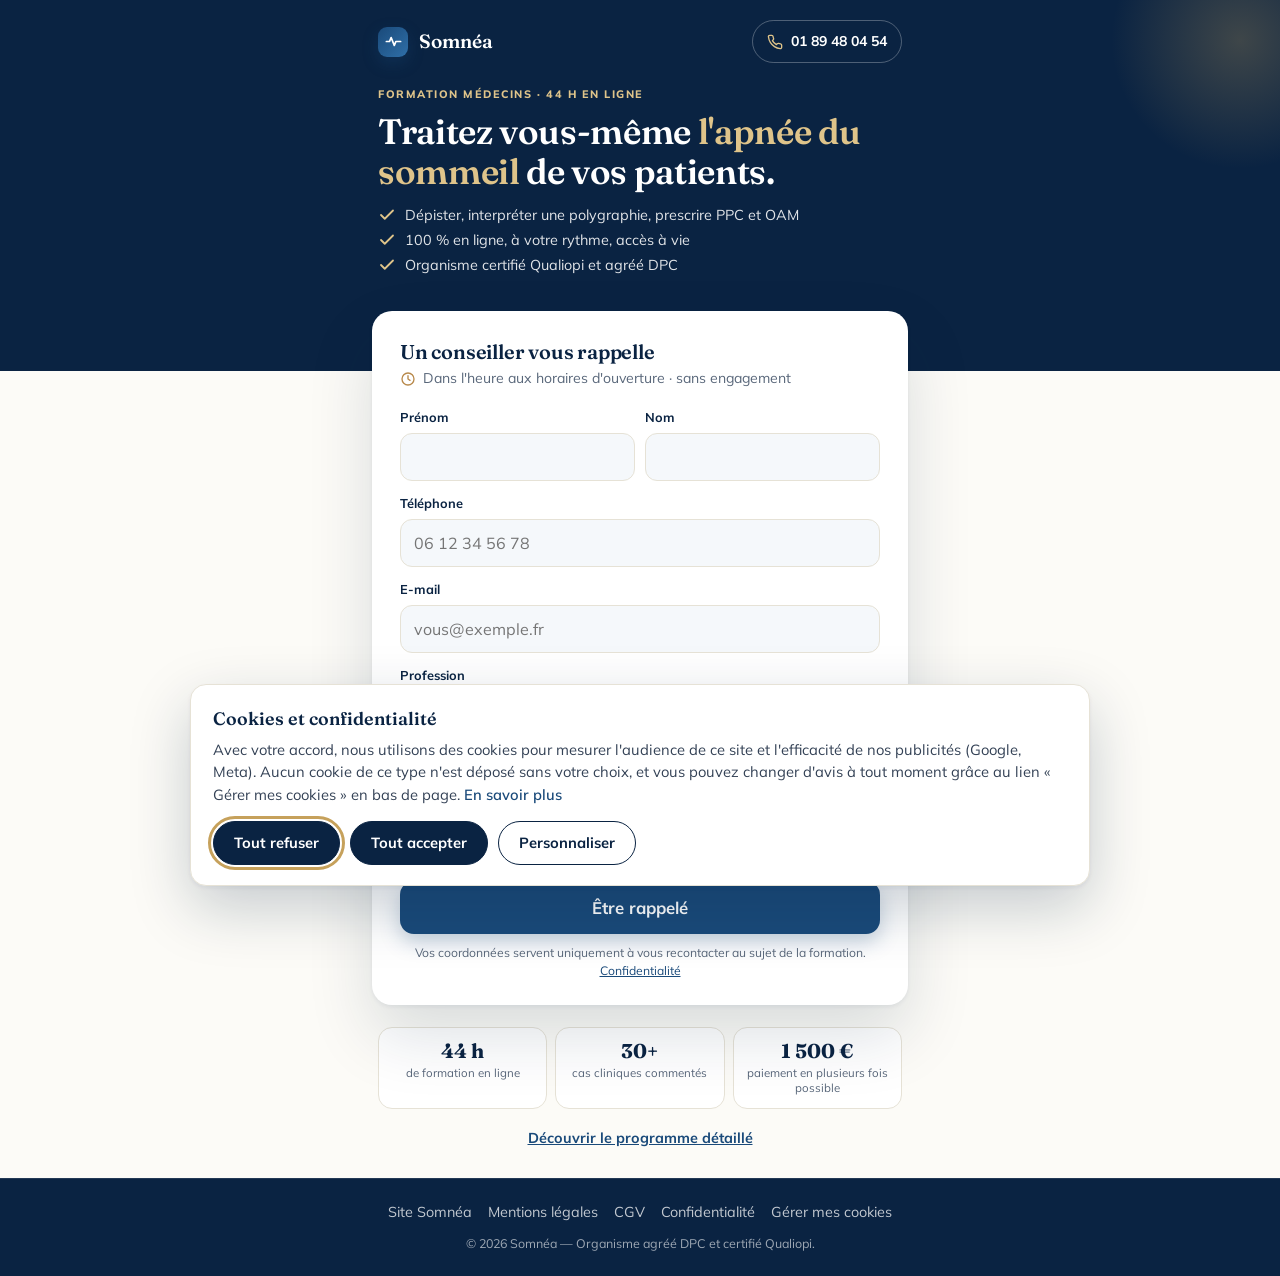
<file: rappel.html>
<!DOCTYPE html>
<html lang="fr">
<head>
<meta charset="UTF-8">
<!-- Consentement (Google Consent Mode v2) : tout est refusé tant que le visiteur n'a pas choisi -->
<script>
window.dataLayer=window.dataLayer||[];function gtag(){dataLayer.push(arguments);}
gtag('consent','default',{ad_storage:'denied',ad_user_data:'denied',ad_personalization:'denied',analytics_storage:'denied',wait_for_update:500});
try{var c=JSON.parse(localStorage.getItem('somnea_consent_v1')||'null');if(c&&Date.now()-c.ts<15552000000){var a=c.ads?'granted':'denied';gtag('consent','update',{analytics_storage:c.analytics?'granted':'denied',ad_storage:a,ad_user_data:a,ad_personalization:a});}}catch(e){}
</script>
<!-- Google Tag Manager -->
<script>(function(w,d,s,l,i){w[l]=w[l]||[];w[l].push({'gtm.start':
new Date().getTime(),event:'gtm.js'});var f=d.getElementsByTagName(s)[0],
j=d.createElement(s),dl=l!='dataLayer'?'&l='+l:'';j.async=true;j.src=
'https://www.googletagmanager.com/gtm.js?id='+i+dl;f.parentNode.insertBefore(j,f);
})(window,document,'script','dataLayer','GTM-WKT38CDW');</script>
<!-- End Google Tag Manager -->
<meta name="viewport" content="width=device-width, initial-scale=1.0, viewport-fit=cover">
<meta name="theme-color" content="#0A2342">
<title>Être rappelé · Formation apnée du sommeil pour médecins | Somnéa</title>
<meta name="description" content="Laissez vos coordonnées : un conseiller Somnéa vous rappelle pour vous présenter la formation SAHOS de 44 h en ligne (PPC et OAM), son financement et les démarches DPC.">
<!-- Page réservée aux campagnes (pubs, e-mails, SMS) : pas d'indexation -->
<meta name="robots" content="noindex, follow">
<link rel="canonical" href="https://formationsahos.fr/">
<link rel="icon" href="favicon.svg" type="image/svg+xml">
<link rel="icon" href="favicon.ico" sizes="any">
<link rel="apple-touch-icon" href="apple-touch-icon.png">
<meta property="og:type" content="website">
<meta property="og:title" content="Formation apnée du sommeil pour médecins · Somnéa">
<meta property="og:description" content="44 h en ligne pour prendre en charge vous-même la PPC et l'orthèse d'avancée mandibulaire. Un conseiller vous rappelle.">
<meta property="og:image" content="https://formationsahos.fr/images/somnea-wordmark.png">
<link rel="preconnect" href="https://fonts.googleapis.com">
<link rel="preconnect" href="https://fonts.gstatic.com" crossorigin>
<link href="https://fonts.googleapis.com/css2?family=Fraunces:opsz,wght@9..144,600;9..144,700&family=Mulish:wght@400;600;700;800&display=swap" rel="stylesheet">
<link rel="stylesheet" href="site.css?v=6">
<link rel="stylesheet" href="consent.css">
<style>
  /* Page courte « rappel » : pensée d'abord pour le téléphone, formulaire visible tout de suite */
  body{background:var(--paper)}
  .rp-top{background:var(--navy);color:#fff;padding:12px 0 78px;position:relative;overflow:hidden}
  .rp-top::after{content:"";position:absolute;right:-90px;top:-90px;width:260px;height:260px;border-radius:50%;background:radial-gradient(circle,rgba(198,161,91,.28),transparent 70%)}
  .rp-wrap{max-width:560px;margin:0 auto;padding:0 18px;position:relative;z-index:1}
  .rp-bar{display:flex;align-items:center;justify-content:space-between;gap:12px;margin-bottom:16px}
  .rp-bar .logo{color:#fff;font-size:1.2rem}
  .rp-bar .logo .mark{width:30px;height:30px}
  .rp-call{display:inline-flex;align-items:center;gap:8px;padding:9px 14px;border-radius:999px;border:1.5px solid rgba(255,255,255,.28);color:#fff;font-weight:700;font-size:.88rem;white-space:nowrap}
  .rp-call svg{width:16px;height:16px;color:#DFC48A}
  .rp-eyebrow{font-weight:800;text-transform:uppercase;letter-spacing:.14em;font-size:.68rem;color:#DFC48A}
  .rp-top h1{color:#fff;font-size:clamp(1.45rem,6vw,2.2rem);margin:6px 0 12px;line-height:1.15}
  .rp-top h1 em{font-style:normal;color:#DFC48A}
  .rp-checks{list-style:none;display:grid;gap:5px;padding:0}
  .rp-checks li{display:flex;gap:9px;align-items:flex-start;font-size:.9rem;color:rgba(255,255,255,.88);line-height:1.4}
  .rp-checks svg{width:18px;height:18px;flex-shrink:0;margin-top:1px;color:#DFC48A}

  .rp-card{max-width:560px;margin:-60px auto 0;padding:0 12px;position:relative;z-index:2}
  .rp-form{background:#fff;border-radius:20px;padding:22px 18px 18px;box-shadow:var(--shadow-lg)}
  .rp-form h2{font-size:1.25rem;margin-bottom:4px}
  .rp-sub{font-size:.88rem;color:var(--soft);margin-bottom:16px;display:flex;align-items:center;gap:7px}
  .rp-sub svg{width:16px;height:16px;color:var(--gold-deep);flex-shrink:0}
  .rp-form .form-row{grid-template-columns:1fr 1fr;gap:10px}
  .rp-form .field{margin-bottom:12px}
  .rp-form .field label{font-size:.8rem;margin-bottom:5px}
  .rp-form .field input,.rp-form .field select,.rp-form .field textarea{padding:13px 13px;font-size:16px;border-radius:12px}
  .rp-seg{display:grid;grid-template-columns:repeat(3,1fr);gap:6px}
  .rp-seg label{margin:0;position:relative}
  .rp-seg input{-webkit-appearance:none;appearance:none;position:absolute;opacity:0;width:1px!important;height:1px!important;padding:0!important;border:0!important;margin:0;left:0;top:0;pointer-events:none}
  .rp-seg span{display:block;text-align:center;padding:11px 4px;border:1.5px solid var(--line);border-radius:12px;font-size:.88rem;font-weight:700;color:var(--soft);background:var(--mist-2);cursor:pointer}
  .rp-seg input:checked+span{background:var(--navy);border-color:var(--navy);color:#fff}
  .rp-seg input:focus-visible+span{outline:3px solid rgba(47,111,168,.4)}
  .rp-more{background:none;border:0;padding:0 0 12px;font:inherit;font-size:.86rem;font-weight:700;color:var(--blue);cursor:pointer}
  .rp-form .btn-primary{width:100%;justify-content:center;padding:16px;font-size:1.05rem;border-radius:14px}
  .rp-note{font-size:.76rem;color:var(--soft);margin-top:10px;line-height:1.5;text-align:center}
  .rp-note a{color:var(--blue);text-decoration:underline}

  .rp-done{display:none;text-align:center;padding:10px 4px 6px}
  .rp-done .ok{width:56px;height:56px;border-radius:50%;background:#E3F4EA;color:#1E7A46;display:grid;place-items:center;margin:0 auto 12px}
  .rp-done .ok svg{width:28px;height:28px}
  .rp-done h2{margin-bottom:8px}
  .rp-done p{color:var(--soft);font-size:.95rem;margin-bottom:16px}
  .rp-done .btn{width:100%;justify-content:center;margin-bottom:8px}
  .rp-form.sent .rp-fields{display:none}
  .rp-form.sent .rp-done{display:block}

  .rp-facts{max-width:560px;margin:22px auto 0;padding:0 18px;display:grid;grid-template-columns:repeat(3,1fr);gap:8px;text-align:center}
  .rp-facts div{background:#fff;border:1px solid var(--line);border-radius:14px;padding:12px 6px}
  .rp-facts b{display:block;font-family:'Fraunces',serif;font-size:1.25rem;color:var(--navy);line-height:1.1}
  .rp-facts span{font-size:.72rem;color:var(--soft);line-height:1.3;display:block;margin-top:4px}
  .rp-links{max-width:560px;margin:18px auto 0;padding:0 18px 28px;text-align:center;font-size:.9rem}
  .rp-links a{color:var(--blue);font-weight:700;text-decoration:underline}
  .rp-foot{background:var(--navy);color:rgba(255,255,255,.6);text-align:center;font-size:.78rem;padding:22px 18px calc(22px + env(safe-area-inset-bottom))}
  .rp-foot nav{display:flex;flex-wrap:wrap;justify-content:center;gap:6px 16px;margin-bottom:8px}
  .rp-foot a{color:rgba(255,255,255,.75)}
  .toast{visibility:hidden}.toast.show{visibility:visible}
  @media(min-width:700px){
    .rp-top{padding:20px 0 96px}
    .rp-form{padding:30px 28px 24px}
  }
  @media(max-width:340px){.rp-form .form-row{grid-template-columns:1fr}.rp-call b{display:none}}
</style>
</head>
<body>
<!-- Google Tag Manager (noscript) -->
<noscript><iframe src="https://www.googletagmanager.com/ns.html?id=GTM-WKT38CDW"
height="0" width="0" style="display:none;visibility:hidden"></iframe></noscript>
<!-- End Google Tag Manager (noscript) -->

<div class="rp-top" role="banner">
  <div class="rp-wrap">
    <div class="rp-bar">
      <span class="logo"><span class="mark"><svg viewBox="0 0 24 24" fill="none" stroke="#fff" stroke-width="2.2" stroke-linecap="round" stroke-linejoin="round"><path d="M3 12h4l2-5 4 10 2-5h6"/></svg></span>Somnéa</span>
      <a class="rp-call" href="tel:+33189480454" id="rp-call"><svg viewBox="0 0 24 24" fill="none" stroke="currentColor" stroke-width="2" stroke-linecap="round" stroke-linejoin="round"><path d="M22 16.92v3a2 2 0 01-2.18 2 19.79 19.79 0 01-8.63-3.07 19.5 19.5 0 01-6-6 19.79 19.79 0 01-3.07-8.67A2 2 0 014.11 2h3a2 2 0 012 1.72c.13 1 .37 1.94.7 2.81a2 2 0 01-.45 2.11L8.09 9.91a16 16 0 006 6l1.27-1.27a2 2 0 012.11-.45c.87.33 1.81.57 2.81.7A2 2 0 0122 16.92z"/></svg><b>01 89 48 04 54</b></a>
    </div>
    <span class="rp-eyebrow" id="rp-eyebrow">Formation médecins · 44 h en ligne</span>
    <h1 id="rp-title">Traitez vous-même <em>l'apnée du sommeil</em> de vos patients.</h1>
    <ul class="rp-checks">
      <li><svg viewBox="0 0 24 24" fill="none" stroke="currentColor" stroke-width="2.4" stroke-linecap="round" stroke-linejoin="round"><path d="M20 6L9 17l-5-5"/></svg>Dépister, interpréter une polygraphie, prescrire PPC et OAM</li>
      <li><svg viewBox="0 0 24 24" fill="none" stroke="currentColor" stroke-width="2.4" stroke-linecap="round" stroke-linejoin="round"><path d="M20 6L9 17l-5-5"/></svg>100 % en ligne, à votre rythme, accès à vie</li>
      <li><svg viewBox="0 0 24 24" fill="none" stroke="currentColor" stroke-width="2.4" stroke-linecap="round" stroke-linejoin="round"><path d="M20 6L9 17l-5-5"/></svg>Organisme certifié Qualiopi et agréé DPC</li>
    </ul>
  </div>
</div>

<main>
  <div class="rp-card" id="rappel">
    <form class="rp-form" id="rp-form" novalidate>
      <div class="rp-fields">
        <h2>Un conseiller vous rappelle</h2>
        <p class="rp-sub"><svg viewBox="0 0 24 24" fill="none" stroke="currentColor" stroke-width="2" stroke-linecap="round" stroke-linejoin="round"><circle cx="12" cy="12" r="9"/><path d="M12 7v5l3 2"/></svg>Dans l'heure aux horaires d'ouverture · sans engagement</p>
        <div class="form-row">
          <div class="field"><label for="f-prenom">Prénom</label><input type="text" id="f-prenom" autocomplete="given-name" autocapitalize="words" enterkeyhint="next" required></div>
          <div class="field"><label for="f-nom">Nom</label><input type="text" id="f-nom" autocomplete="family-name" autocapitalize="words" enterkeyhint="next" required></div>
        </div>
        <div class="field"><label for="f-tel">Téléphone</label><input type="tel" id="f-tel" autocomplete="tel" inputmode="tel" placeholder="06 12 34 56 78" enterkeyhint="next" required></div>
        <div class="field"><label for="f-email">E-mail</label><input type="email" id="f-email" autocomplete="email" inputmode="email" autocapitalize="off" placeholder="vous@exemple.fr" enterkeyhint="next" required></div>
        <div class="field"><label for="f-profession">Profession</label>
          <select id="f-profession">
            <option value="Médecin généraliste">Médecin généraliste</option>
            <option value="Cardiologue">Cardiologue</option>
            <option value="Endocrinologue">Endocrinologue</option>
            <option value="ORL">ORL</option>
            <option value="Pneumologue">Pneumologue</option>
            <option value="Médecin du travail">Médecin du travail</option>
            <option value="Autre spécialité médicale">Autre spécialité médicale</option>
            <option value="Chirurgien-dentiste">Chirurgien-dentiste</option>
            <option value="Pharmacien">Pharmacien</option>
            <option value="Autre professionnel de santé">Autre professionnel de santé</option>
          </select>
        </div>
        <div class="field"><label>Mode d'exercice</label>
          <div class="rp-seg" role="radiogroup" aria-label="Mode d'exercice">
            <label><input type="radio" name="mode" value="Libéral" checked><span>Libéral</span></label>
            <label><input type="radio" name="mode" value="Salarié"><span>Salarié</span></label>
            <label><input type="radio" name="mode" value="Mixte"><span>Mixte</span></label>
          </div>
        </div>
        <button type="button" class="rp-more" id="rp-more" aria-expanded="false">+ Ajouter une question (financement, DPC…)</button>
        <div class="field" id="rp-msg" hidden><label for="f-message">Votre question</label><textarea id="f-message" rows="3" placeholder="Financement, durée, démarches DPC…"></textarea></div>
        <!-- Anti-spam : champ invisible, doit rester vide -->
        <input type="checkbox" name="botcheck" id="f-botcheck" class="hp" tabindex="-1" autocomplete="off" aria-hidden="true">
        <button type="submit" class="btn btn-primary" id="f-submit">Être rappelé</button>
        <p class="rp-note">Vos coordonnées servent uniquement à vous recontacter au sujet de la formation. <a href="confidentialite">Confidentialité</a></p>
      </div>
      <div class="rp-done" role="status" aria-live="polite">
        <div class="ok"><svg viewBox="0 0 24 24" fill="none" stroke="currentColor" stroke-width="2.6" stroke-linecap="round" stroke-linejoin="round"><path d="M20 6L9 17l-5-5"/></svg></div>
        <h2 id="rp-done-title">Merci, c'est noté !</h2>
        <p>Un conseiller vous rappelle très vite. Vous êtes pressé ? Appelez-nous directement.</p>
        <a class="btn btn-primary" href="tel:+33189480454">Appeler le 01 89 48 04 54</a>
        <a class="btn btn-ghost" href="formation-apnee-sommeil" id="rp-prog">Voir le programme en attendant</a>
      </div>
    </form>
  </div>

  <section class="rp-facts" aria-label="La formation en bref">
    <div><b>44 h</b><span>de formation en ligne</span></div>
    <div><b>30+</b><span>cas cliniques commentés</span></div>
    <div><b>1 500 €</b><span>paiement en plusieurs fois possible</span></div>
  </section>
  <p class="rp-links"><a href="formation-apnee-sommeil" id="rp-more-link">Découvrir le programme détaillé</a></p>
</main>

<footer class="rp-foot">
  <nav>
    <a href="./">Site Somnéa</a>
    <a href="mentions-legales">Mentions légales</a>
    <a href="cgv">CGV</a>
    <a href="confidentialite">Confidentialité</a>
    <a href="#" data-cookie-settings>Gérer mes cookies</a>
  </nav>
  <p>© 2026 Somnéa — Organisme agréé DPC et certifié Qualiopi.</p>
</footer>

<div class="toast" id="toast"></div>

<script src="meta-pixel.js"></script>
<script>
(function(){
  'use strict';
  /* Admin de suivi hébergé par Bansō : adresse du fichier lead.php */
  var ADMIN_LEAD_URL='https://admin.formationsahos.fr/lead.php';
  var qs=new URLSearchParams(location.search);
  var crm=window.somneaCrm||null;   /* arrivé par un SMS ou un e-mail : origine notée, rien envoyé à Meta */

  /* Accroche selon la spécialité (?spe=), comme la landing */
  var SPE={
    generaliste:{eyebrow:'Médecins généralistes · 44 h en ligne',title:'Ne perdez plus le fil de vos patients <em>adressés en pneumologie</em>.',prof:'Médecin généraliste'},
    cardio:{eyebrow:'Cardiologues · 44 h en ligne',title:'HTA résistante&nbsp;? <em>Pensez SAHOS</em>, et traitez-le vous-même.',prof:'Cardiologue'},
    endocrino:{eyebrow:'Endocrinologues · 44 h en ligne',title:'Derrière un diabète déséquilibré, <em>un SAHOS jamais recherché</em>.',prof:'Endocrinologue'},
    orl:{eyebrow:'ORL · 44 h en ligne',title:'Vos patients apnéiques&nbsp;: <em>prenez-les en charge vous-même</em>.',prof:'ORL'},
    dentiste:{eyebrow:'Chirurgiens-dentistes · 44 h en ligne',title:'Devenez le référent de <em>l\'orthèse d\'avancée mandibulaire</em>.',prof:'Chirurgien-dentiste'},
    travail:{eyebrow:'Médecins du travail · 44 h en ligne',title:'Fatigue du travail posté ou vrai SAHOS&nbsp;? <em>Apprenez à trancher.</em>',prof:'Médecin du travail'},
    pharmacien:{eyebrow:'Pharmaciens · formation en ligne',title:'Le SAHOS <em>au comptoir</em>&nbsp;: repérez, orientez, accompagnez.',prof:'Pharmacien'}
  };
  var spe=(qs.get('spe')||'').toLowerCase(), cfg=SPE[spe];
  function setProf(p){var s=document.getElementById('f-profession');for(var i=0;i<s.options.length;i++){if(s.options[i].value===p){s.selectedIndex=i;break;}}}
  if(cfg){
    document.getElementById('rp-eyebrow').textContent=cfg.eyebrow;
    document.getElementById('rp-title').innerHTML=cfg.title;
    setProf(cfg.prof);
  }
  /* Les liens vers le programme gardent la spécialité et le suivi de campagne */
  if(location.search){['rp-prog','rp-more-link'].forEach(function(id){var a=document.getElementById(id);a.href=a.getAttribute('href')+location.search;});}

  window.somneaTrack('ViewContent',{content_name:'Page rappel',content_category:spe||'general'});
  document.getElementById('rp-call').addEventListener('click',function(){
    window.somneaTrack('Contact',{content_name:'Appel depuis page rappel'});
    (window.dataLayer=window.dataLayer||[]).push({event:'rp_call'});
  });

  var more=document.getElementById('rp-more');
  more.addEventListener('click',function(){var m=document.getElementById('rp-msg');m.hidden=false;more.hidden=true;more.setAttribute('aria-expanded','true');document.getElementById('f-message').focus();});

  function toast(msg){var t=document.getElementById('toast');t.textContent=msg;t.classList.add('show');setTimeout(function(){t.classList.remove('show');},3600);}
  function mark(id,bad){var el=document.getElementById(id);el.style.borderColor=bad?'#C0563A':'';if(bad)el.setAttribute('aria-invalid','true');else el.removeAttribute('aria-invalid');return bad;}

  var form=document.getElementById('rp-form');
  form.addEventListener('submit',function(e){
    e.preventDefault();
    var v=function(id){return document.getElementById(id).value.trim();};
    var prenom=v('f-prenom'),nom=v('f-nom'),tel=v('f-tel'),email=v('f-email');
    var mode=(form.querySelector('input[name=mode]:checked')||{}).value||'';
    var bad=[mark('f-prenom',!prenom),mark('f-nom',!nom),mark('f-tel',tel.replace(/\D/g,'').length<9),mark('f-email',!/^[^\s@]+@[^\s@]+\.[^\s@]+$/.test(email))];
    if(bad.indexOf(true)>=0){
      toast(bad[2]?'Merci de vérifier votre numéro de téléphone.':bad[3]?'Merci de vérifier votre adresse e-mail.':'Merci de renseigner votre prénom et votre nom.');
      var first=form.querySelector('[aria-invalid=true]');if(first)first.focus();
      return;
    }
    var btn=document.getElementById('f-submit'),label=btn.textContent;
    btn.disabled=true;btn.textContent='Envoi en cours…';
    var eventId='lead-'+Date.now()+'-'+Math.random().toString(36).slice(2,8);
    var consent=!!(window.somneaHasAdsConsent&&window.somneaHasAdsConsent());
    function cookie(n){var m=document.cookie.match('(?:^|; )'+n+'=([^;]*)');return m?decodeURIComponent(m[1]):'';}
    var src=qs.get('utm_source')||'';

    /* Copie du lead dans l'admin de suivi Bansō — n'empêche pas l'envoi de l'e-mail si l'admin est indisponible */
    try{
      fetch(ADMIN_LEAD_URL,{method:'POST',mode:'cors',keepalive:true,headers:{'Content-Type':'text/plain;charset=UTF-8'},body:JSON.stringify({
        prenom:prenom,nom:nom,email:email,telephone:tel,
        profession:v('f-profession'),mode_exercice:mode,message:v('f-message'),
        spe:cfg?spe:'general',source:crm?(crm.channel+'_rappel'):('page_rappel'+(src?'_'+src.replace(/[^a-z0-9]/gi,'').slice(0,20):'')),
        utm_campaign:crm&&crm.campaign?crm.campaign:(qs.get('utm_campaign')||''),utm_content:qs.get('utm_content')||'',
        no_meta:!!crm,
        consent_ads:consent,event_id:eventId,
        fbp:consent?cookie('_fbp'):'',fbc:consent?cookie('_fbc'):'',
        botcheck:document.getElementById('f-botcheck').checked
      })}).catch(function(){});
    }catch(err){}

    fetch('https://api.web3forms.com/submit',{
      method:'POST',
      headers:{'Content-Type':'application/json','Accept':'application/json'},
      body:JSON.stringify({
        access_key:'fcd6ac1e-e787-4e56-888e-28e8146fcb4c',
        subject:'🔔 Demande de RAPPEL (page rappel) — '+prenom+' '+nom+' · '+v('f-profession'),
        from_name:prenom+' '+nom,
        botcheck:document.getElementById('f-botcheck').checked,
        prenom:prenom,nom:nom,telephone:tel,email:email,
        profession:v('f-profession'),mode_exercice:mode,
        message:v('f-message')||'(aucun message)',
        source:(crm?'Campagne '+(crm.channel==='sms'?'SMS':'e-mail')+' · ':'')+'Page rappel mobile'+(cfg?' · '+spe:'')+(src?' · '+src:''),
        utm_campaign:crm&&crm.campaign?crm.campaign:(qs.get('utm_campaign')||''),utm_content:qs.get('utm_content')||''
      })
    }).then(function(r){return r.json();}).then(function(data){
      btn.disabled=false;btn.textContent=label;
      if(data.success){
        window.somneaTrack('Lead',{content_name:'Rappel page courte',content_category:v('f-profession')},eventId);
        (window.dataLayer=window.dataLayer||[]).push({event:'rp_lead',rp_spe:spe||'general'});
        document.getElementById('rp-done-title').textContent='Merci'+(prenom?' '+prenom:'')+', c\'est noté !';
        form.classList.add('sent');
        window.scrollTo({top:Math.max(0,document.getElementById('rappel').getBoundingClientRect().top+window.scrollY-12),behavior:'smooth'});
      }else{
        toast('Une erreur est survenue. Merci de réessayer ou de nous appeler au 01 89 48 04 54.');
      }
    }).catch(function(){
      btn.disabled=false;btn.textContent=label;
      toast('Une erreur est survenue. Merci de réessayer ou de nous appeler au 01 89 48 04 54.');
    });
  });
})();
</script>
<script src="stats.js" defer></script>
<script src="consent.js" defer></script>
</body>
</html>
</file>
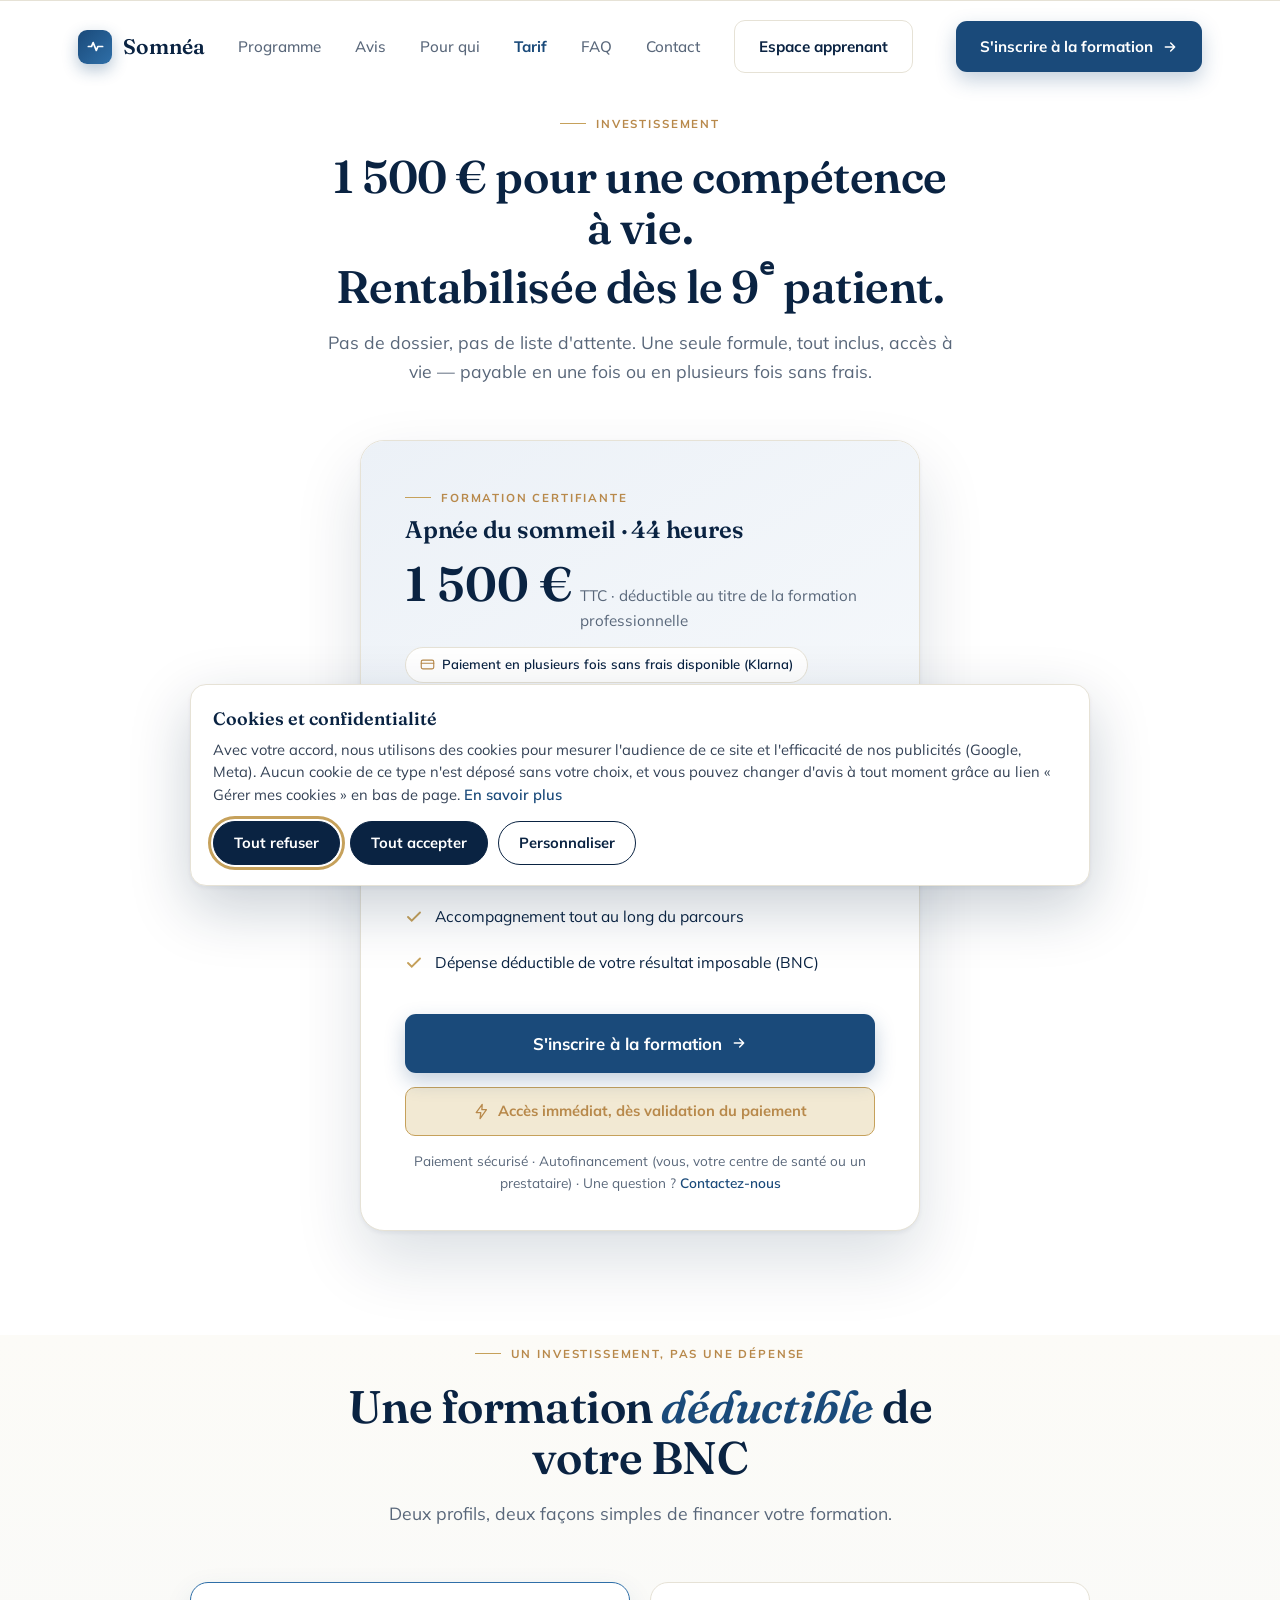
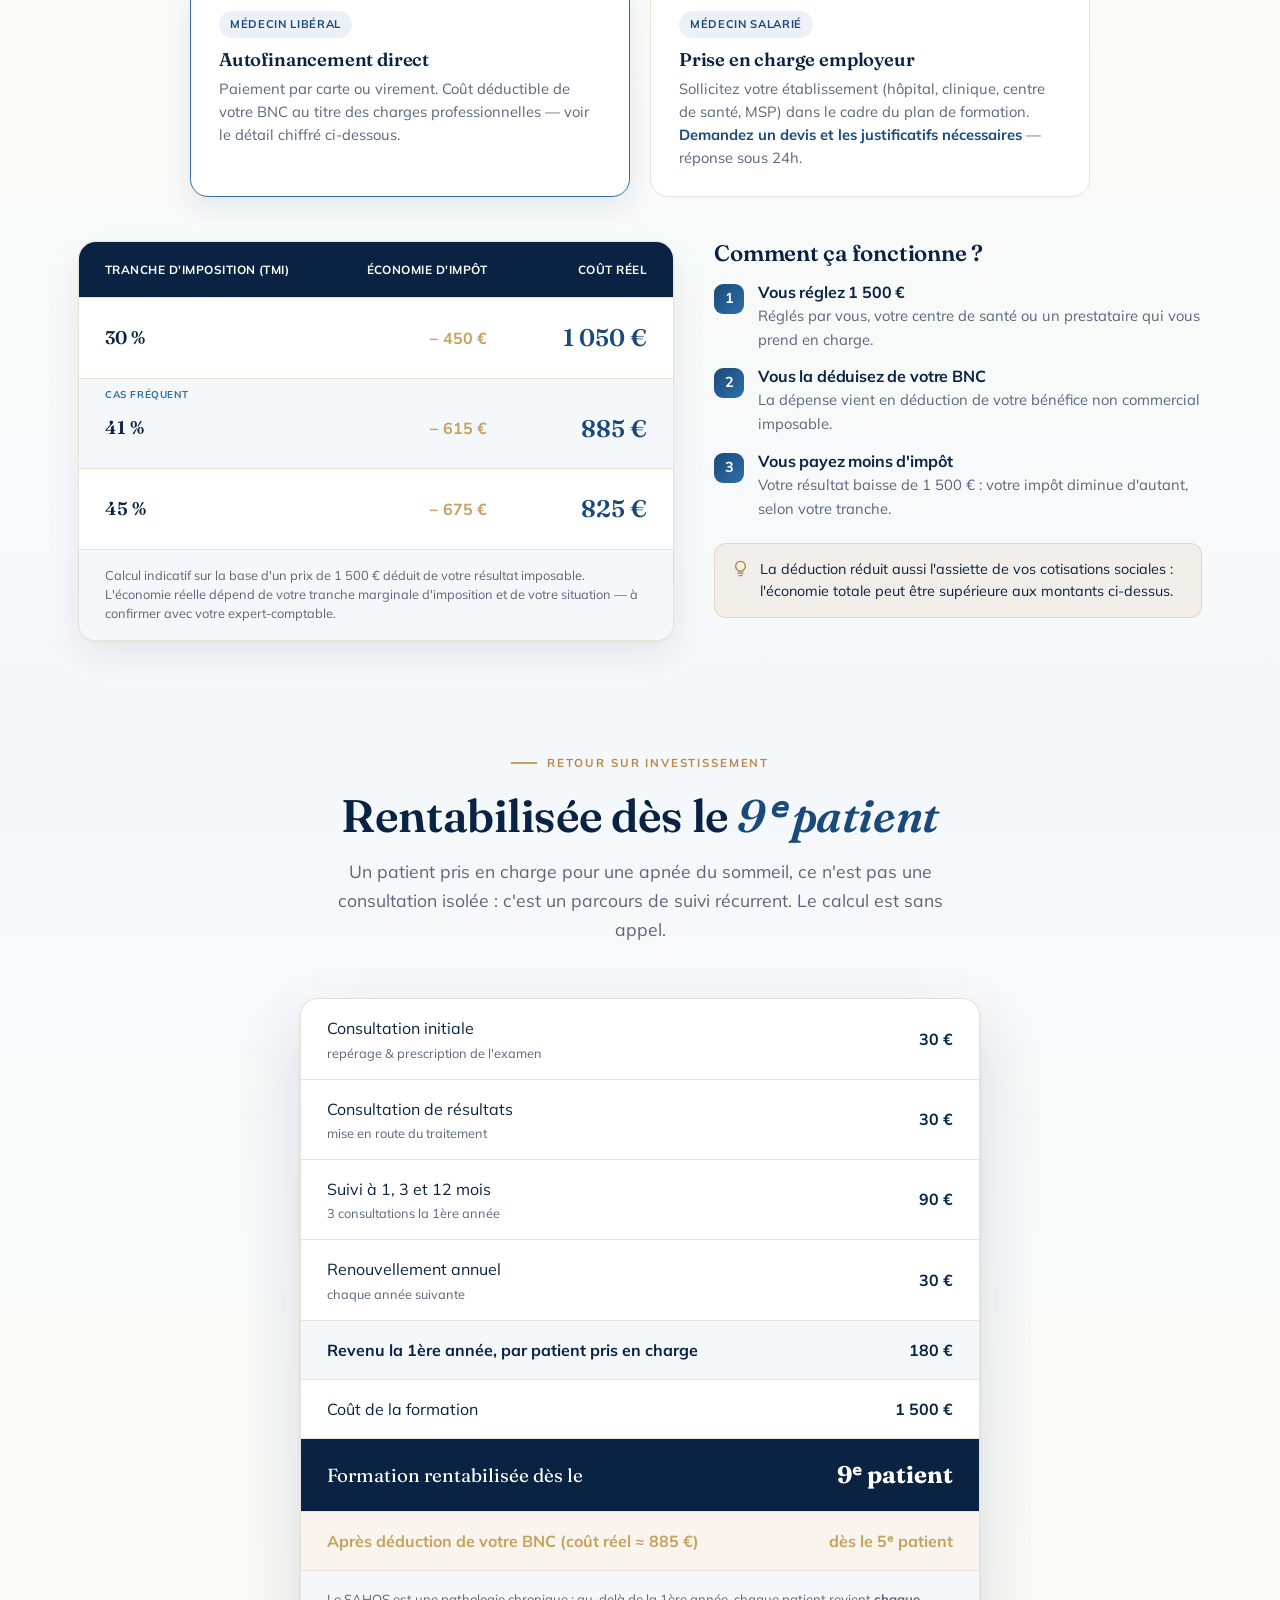
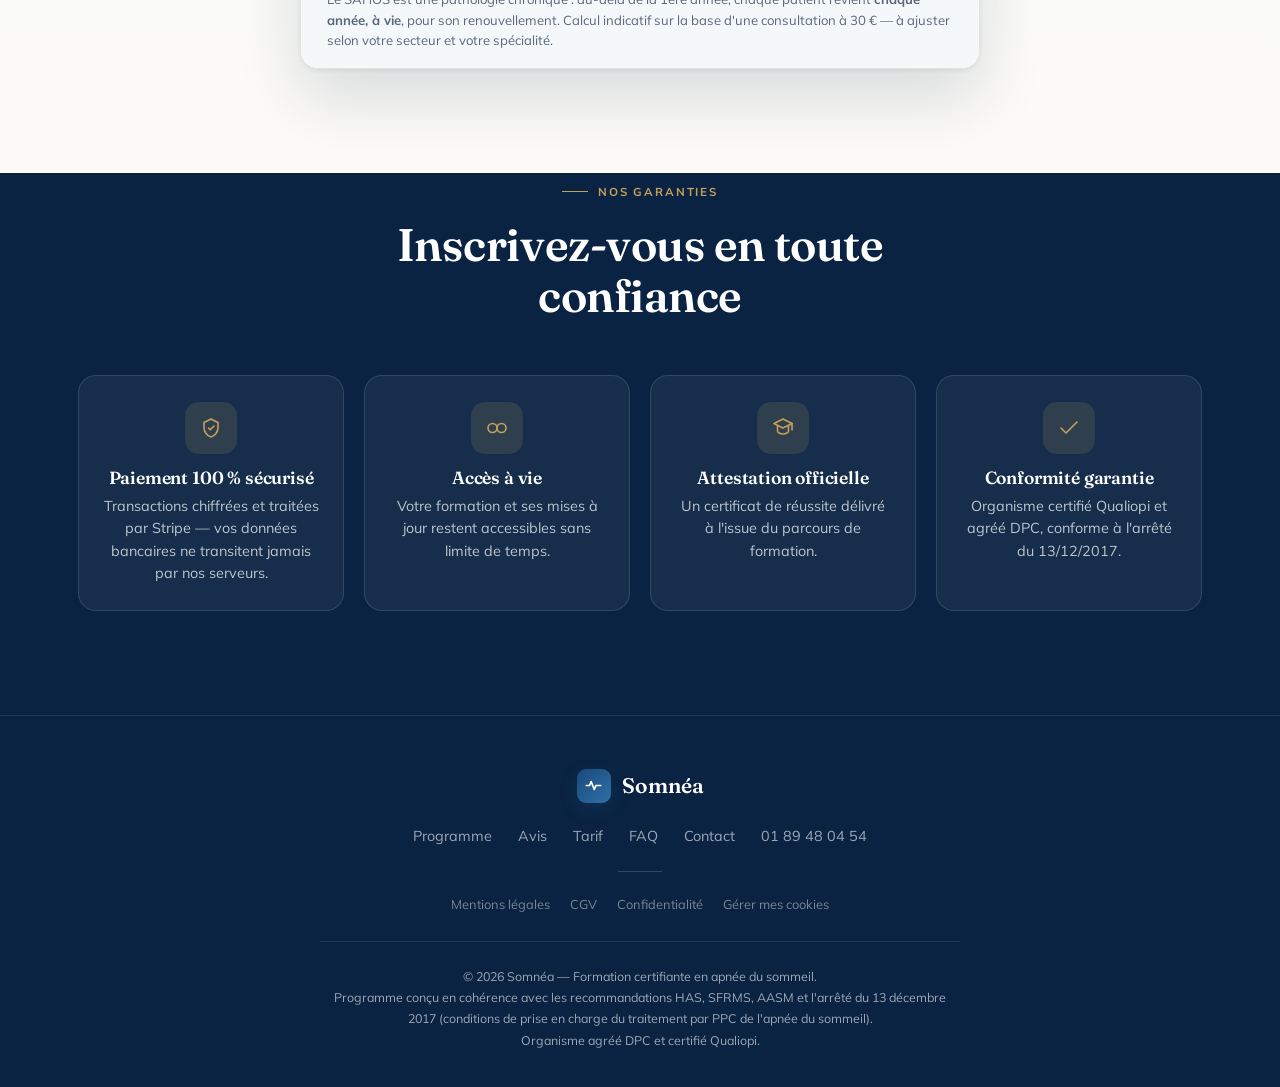
<file: tarif.html>
<!DOCTYPE html>
<html lang="fr">
<head>
<meta charset="UTF-8">
<!-- Consentement (Google Consent Mode v2) : tout est refusé tant que le visiteur n'a pas choisi -->
<script>
window.dataLayer=window.dataLayer||[];function gtag(){dataLayer.push(arguments);}
gtag('consent','default',{ad_storage:'denied',ad_user_data:'denied',ad_personalization:'denied',analytics_storage:'denied',wait_for_update:500});
try{var c=JSON.parse(localStorage.getItem('somnea_consent_v1')||'null');if(c&&Date.now()-c.ts<15552000000){var a=c.ads?'granted':'denied';gtag('consent','update',{analytics_storage:c.analytics?'granted':'denied',ad_storage:a,ad_user_data:a,ad_personalization:a});}}catch(e){}
</script>
<!-- Google Tag Manager -->
<script>(function(w,d,s,l,i){w[l]=w[l]||[];w[l].push({'gtm.start':
new Date().getTime(),event:'gtm.js'});var f=d.getElementsByTagName(s)[0],
j=d.createElement(s),dl=l!='dataLayer'?'&l='+l:'';j.async=true;j.src=
'https://www.googletagmanager.com/gtm.js?id='+i+dl;f.parentNode.insertBefore(j,f);
})(window,document,'script','dataLayer','GTM-WKT38CDW');</script>
<!-- End Google Tag Manager -->
<meta name="viewport" content="width=device-width, initial-scale=1.0">
<title>Tarif &amp; Financement — Formation Apnée du Sommeil | Somnéa</title>
<meta name="description" content="1 500 € TTC, déductible du BNC, paiement en plusieurs fois sans frais. Financement libéral ou salarié. Rentabilisée dès le 9ᵉ patient.">
<link rel="canonical" href="https://formationsahos.fr/tarif">
<link rel="icon" href="favicon.svg" type="image/svg+xml">
<link rel="icon" href="favicon.ico" sizes="any">
<link rel="apple-touch-icon" href="apple-touch-icon.png">
<link rel="preconnect" href="https://fonts.googleapis.com">
<link rel="preconnect" href="https://fonts.gstatic.com" crossorigin>
<link href="https://fonts.googleapis.com/css2?family=Fraunces:opsz,wght@9..144,400;9..144,500;9..144,600;9..144,700&family=Mulish:wght@300;400;500;600;700&display=swap" rel="stylesheet">
<link rel="stylesheet" href="site.css?v=6">
<link rel="stylesheet" href="consent.css">
</head>
<body>
<!-- Google Tag Manager (noscript) -->
<noscript><iframe src="https://www.googletagmanager.com/ns.html?id=GTM-WKT38CDW"
height="0" width="0" style="display:none;visibility:hidden"></iframe></noscript>
<!-- End Google Tag Manager (noscript) -->

<header id="header">
  <div class="wrap nav">
    <a href="/" class="logo">
      <span class="mark"><svg viewBox="0 0 24 24" fill="none" stroke="#fff" stroke-width="2.2" stroke-linecap="round" stroke-linejoin="round"><path d="M3 12h4l2-5 4 10 2-5h6"/></svg></span>
      Somnéa
    </a>
    <nav class="nav-links">
      <a href="programme">Programme</a>
      <a href="avis">Avis</a>
      <a href="/#pourqui">Pour qui</a>
      <a href="tarif" class="active">Tarif</a>
      <a href="faq">FAQ</a>
      <a href="contact">Contact</a>
      <a href="https://espace.formationsahos.fr" target="_blank" rel="noopener" class="btn btn-ghost nav-learner-mobile">Espace apprenant</a>
      <a href="https://buy.stripe.com/00w6oGfQMgUlgfi63p4ow00" target="_blank" rel="noopener" class="btn btn-primary nav-cta-mobile">S'inscrire à la formation</a>
    </nav>
    <a href="https://espace.formationsahos.fr" target="_blank" rel="noopener" class="btn btn-ghost nav-learner-desktop">Espace apprenant</a>
    <a href="https://buy.stripe.com/00w6oGfQMgUlgfi63p4ow00" target="_blank" rel="noopener" class="btn btn-primary">
      S'inscrire à la formation
      <svg viewBox="0 0 24 24" fill="none" stroke="currentColor" stroke-width="2.2" stroke-linecap="round" stroke-linejoin="round"><path d="M5 12h14M13 6l6 6-6 6"/></svg>
    </a>
    <button class="nav-toggle" id="navToggle" aria-label="Menu" aria-expanded="false">
      <svg class="ic-menu" viewBox="0 0 24 24" fill="none" stroke="currentColor" stroke-width="2.2" stroke-linecap="round" stroke-linejoin="round"><path d="M3 6h18M3 12h18M3 18h18"/></svg>
      <svg class="ic-close" viewBox="0 0 24 24" fill="none" stroke="currentColor" stroke-width="2.2" stroke-linecap="round" stroke-linejoin="round"><path d="M6 6l12 12M18 6L6 18"/></svg>
    </button>
  </div>
  <div class="nav-overlay" id="navOverlay"></div>
</header>

<!-- PRICING -->
<section class="block pricing" id="tarif">
  <div class="wrap">
    <div class="sec-head center reveal">
      <span class="eyebrow">Investissement</span>
      <h1>1 500 € pour une compétence à vie.<br>Rentabilisée dès le 9<sup>ᵉ</sup> patient.</h1>
      <p>Pas de dossier, pas de liste d'attente. Une seule formule, tout inclus, accès à vie — payable en une fois ou en plusieurs fois sans frais.</p>
    </div>
    <div class="price-card reveal">
      <div class="price-top">
        <span class="eyebrow">Formation certifiante</span>
        <h3>Apnée du sommeil · 44 heures</h3>
        <div class="price-amount"><span class="a">1 500 €</span><span class="p">TTC · déductible au titre de la formation professionnelle</span></div>
        <div class="price-split"><svg viewBox="0 0 24 24" fill="none" stroke="currentColor" stroke-width="1.8" stroke-linecap="round" stroke-linejoin="round"><rect x="2" y="5" width="20" height="14" rx="2.5"/><path d="M2 10h20"/></svg> Paiement en plusieurs fois sans frais disponible (Klarna)</div>
      </div>
      <div class="price-body">
        <ul>
          <li><svg viewBox="0 0 24 24" fill="none" stroke="currentColor" stroke-width="2.5" stroke-linecap="round"><path d="M20 6L9 17l-5-5"/></svg> 8 modules · 44 heures de contenu certifiant</li>
          <li><svg viewBox="0 0 24 24" fill="none" stroke="currentColor" stroke-width="2.5" stroke-linecap="round"><path d="M20 6L9 17l-5-5"/></svg> Accès illimité à la plateforme d'apprentissage</li>
          <li><svg viewBox="0 0 24 24" fill="none" stroke="currentColor" stroke-width="2.5" stroke-linecap="round"><path d="M20 6L9 17l-5-5"/></svg> Évaluations &amp; certification à la clé</li>
          <li><svg viewBox="0 0 24 24" fill="none" stroke="currentColor" stroke-width="2.5" stroke-linecap="round"><path d="M20 6L9 17l-5-5"/></svg> Accompagnement tout au long du parcours</li>
          <li><svg viewBox="0 0 24 24" fill="none" stroke="currentColor" stroke-width="2.5" stroke-linecap="round"><path d="M20 6L9 17l-5-5"/></svg> Dépense déductible de votre résultat imposable (BNC)</li>
        </ul>
        <a href="https://buy.stripe.com/00w6oGfQMgUlgfi63p4ow00" target="_blank" rel="noopener" class="btn btn-primary">
          S'inscrire à la formation
          <svg viewBox="0 0 24 24" fill="none" stroke="currentColor" stroke-width="2.2" stroke-linecap="round" stroke-linejoin="round"><path d="M5 12h14M13 6l6 6-6 6"/></svg>
        </a>
        <div class="price-guarantee"><svg viewBox="0 0 24 24" fill="none" stroke="currentColor" stroke-width="1.8" stroke-linecap="round" stroke-linejoin="round"><path d="M13 2L4.5 13.5H11L10 22l9-12.5h-6.5L13 2z"/></svg> Accès immédiat, dès validation du paiement</div>
        <p class="price-foot">Paiement sécurisé · Autofinancement (vous, votre centre de santé ou un prestataire) · Une question ? <a href="contact" style="color:var(--blue);font-weight:600">Contactez-nous</a></p>
      </div>
    </div>
  </div>
</section>

<!-- FINANCEMENT -->
<section class="block deduct" id="financement">
  <div class="wrap">
    <div class="sec-head center reveal">
      <span class="eyebrow">Un investissement, pas une dépense</span>
      <h2>Une formation <em>déductible</em> de votre BNC</h2>
      <p>Deux profils, deux façons simples de financer votre formation.</p>
    </div>
    <div class="finance-paths">
      <div class="finance-path accent">
        <span class="fp-tag">Médecin libéral</span>
        <h3>Autofinancement direct</h3>
        <p>Paiement par carte ou virement. Coût déductible de votre BNC au titre des charges professionnelles — voir le détail chiffré ci-dessous.</p>
      </div>
      <div class="finance-path">
        <span class="fp-tag">Médecin salarié</span>
        <h3>Prise en charge employeur</h3>
        <p>Sollicitez votre établissement (hôpital, clinique, centre de santé, MSP) dans le cadre du plan de formation. <a href="contact">Demandez un devis et les justificatifs nécessaires</a> — réponse sous 24h.</p>
      </div>
    </div>
    <div class="deduct-grid">
      <div class="deduct-table-card reveal">
        <div class="deduct-table-head"><span>Tranche d'imposition (TMI)</span><span>Économie d'impôt</span><span>Coût réel</span></div>
        <div class="deduct-row"><span class="tmi">30 %</span><span class="save">− 450 €</span><span class="net">1 050 €</span></div>
        <div class="deduct-row highlight"><span class="tmi">41 %</span><span class="save">− 615 €</span><span class="net">885 €</span></div>
        <div class="deduct-row"><span class="tmi">45 %</span><span class="save">− 675 €</span><span class="net">825 €</span></div>
        <p class="deduct-foot">Calcul indicatif sur la base d'un prix de 1 500 € déduit de votre résultat imposable. L'économie réelle dépend de votre tranche marginale d'imposition et de votre situation — à confirmer avec votre expert-comptable.</p>
      </div>
      <div class="deduct-side reveal" data-d="1">
        <h3>Comment ça fonctionne ?</h3>
        <ul class="deduct-steps">
          <li><span class="ds-num">1</span><div><h4>Vous réglez 1 500 €</h4><p>Réglés par vous, votre centre de santé ou un prestataire qui vous prend en charge.</p></div></li>
          <li><span class="ds-num">2</span><div><h4>Vous la déduisez de votre BNC</h4><p>La dépense vient en déduction de votre bénéfice non commercial imposable.</p></div></li>
          <li><span class="ds-num">3</span><div><h4>Vous payez moins d'impôt</h4><p>Votre résultat baisse de 1 500 € : votre impôt diminue d'autant, selon votre tranche.</p></div></li>
        </ul>
        <div class="deduct-note"><svg viewBox="0 0 24 24" fill="none" stroke="currentColor" stroke-width="1.8" stroke-linecap="round" stroke-linejoin="round"><path d="M9 18h6M10 21h4M12 3a6 6 0 00-3.5 10.9c.5.4.8 1 .8 1.6h5.4c0-.6.3-1.2.8-1.6A6 6 0 0012 3z"/></svg> La déduction réduit aussi l'assiette de vos cotisations sociales : l'économie totale peut être supérieure aux montants ci-dessus.</div>
      </div>
    </div>
  </div>
</section>

<!-- RENTABILITE -->
<section class="block renta" id="rentabilite">
  <div class="wrap">
    <div class="sec-head center reveal">
      <span class="eyebrow">Retour sur investissement</span>
      <h2>Rentabilisée dès le <em>9ᵉ patient</em></h2>
      <p>Un patient pris en charge pour une apnée du sommeil, ce n'est pas une consultation isolée : c'est un parcours de suivi récurrent. Le calcul est sans appel.</p>
    </div>
    <div class="renta-card reveal">
      <table class="renta-table">
        <tbody>
          <tr><td>Consultation initiale <span>repérage &amp; prescription de l'examen</span></td><td class="rt-val">30 €</td></tr>
          <tr><td>Consultation de résultats <span>mise en route du traitement</span></td><td class="rt-val">30 €</td></tr>
          <tr><td>Suivi à 1, 3 et 12 mois <span>3 consultations la 1ère année</span></td><td class="rt-val">90 €</td></tr>
          <tr><td>Renouvellement annuel <span>chaque année suivante</span></td><td class="rt-val">30 €</td></tr>
          <tr class="rt-sub"><td>Revenu la 1ère année, par patient pris en charge</td><td class="rt-val">180 €</td></tr>
          <tr><td>Coût de la formation</td><td class="rt-val">1 500 €</td></tr>
          <tr class="rt-result"><td>Formation rentabilisée dès le</td><td class="rt-val">9ᵉ patient</td></tr>
          <tr class="rt-bonus"><td>Après déduction de votre BNC (coût réel ≈ 885 €)</td><td class="rt-val">dès le 5ᵉ patient</td></tr>
        </tbody>
      </table>
      <p class="renta-foot">Le SAHOS est une pathologie chronique : au-delà de la 1ère année, chaque patient revient <strong>chaque année, à vie</strong>, pour son renouvellement. Calcul indicatif sur la base d'une consultation à 30 € — à ajuster selon votre secteur et votre spécialité.</p>
    </div>
  </div>
</section>

<!-- GARANTIES -->
<section class="block guarantees" id="garanties">
  <div class="wrap">
    <div class="sec-head center reveal">
      <span class="eyebrow">Nos garanties</span>
      <h2>Inscrivez-vous en toute confiance</h2>
    </div>
    <div class="guar-grid">
      <div class="guar-card reveal"><div class="guar-ico"><svg viewBox="0 0 24 24" fill="none" stroke="currentColor" stroke-width="1.6" stroke-linecap="round" stroke-linejoin="round"><path d="M12 3l7 3.5v5c0 4.5-3 8.5-7 9.5-4-1-7-5-7-9.5v-5L12 3z"/><path d="M9.5 12l1.8 1.8L15 10"/></svg></div><h3>Paiement 100 % sécurisé</h3><p>Transactions chiffrées et traitées par Stripe — vos données bancaires ne transitent jamais par nos serveurs.</p></div>
      <div class="guar-card reveal" data-d="1"><div class="guar-ico"><svg viewBox="0 0 24 24" fill="none" stroke="currentColor" stroke-width="1.6" stroke-linecap="round" stroke-linejoin="round"><circle cx="7.5" cy="12" r="4.5"/><circle cx="16.5" cy="12" r="4.5"/></svg></div><h3>Accès à vie</h3><p>Votre formation et ses mises à jour restent accessibles sans limite de temps.</p></div>
      <div class="guar-card reveal" data-d="2"><div class="guar-ico"><svg viewBox="0 0 24 24" fill="none" stroke="currentColor" stroke-width="1.6" stroke-linecap="round" stroke-linejoin="round"><path d="M12 3l9 4.5-9 4.5-9-4.5L12 3z"/><path d="M6.5 10v5c0 1.5 2.5 3 5.5 3s5.5-1.5 5.5-3v-5"/><path d="M21 7.5V14"/></svg></div><h3>Attestation officielle</h3><p>Un certificat de réussite délivré à l'issue du parcours de formation.</p></div>
      <div class="guar-card reveal" data-d="3"><div class="guar-ico"><svg viewBox="0 0 24 24" fill="none" stroke="currentColor" stroke-width="1.6" stroke-linecap="round" stroke-linejoin="round"><path d="M4 12l5 5L20 6"/></svg></div><h3>Conformité garantie</h3><p>Organisme certifié Qualiopi et agréé DPC, conforme à l'arrêté du 13/12/2017.</p></div>
    </div>
  </div>
</section>

<footer>
  <div class="wrap">
    <div class="foot-grid">
      <a href="/" class="logo">
        <span class="mark"><svg viewBox="0 0 24 24" fill="none" stroke="#fff" stroke-width="2.2" stroke-linecap="round" stroke-linejoin="round"><path d="M3 12h4l2-5 4 10 2-5h6"/></svg></span>
        Somnéa
      </a>
      <div class="foot-links">
        <a href="programme">Programme</a>
        <a href="avis">Avis</a>
        <a href="tarif">Tarif</a>
        <a href="faq">FAQ</a>
        <a href="contact">Contact</a>
        <a href="tel:+33189480454">01 89 48 04 54</a>
      </div>
      <div class="foot-divider"></div>
      <div class="foot-legal-links">
        <a href="mentions-legales">Mentions légales</a>
        <a href="cgv">CGV</a>
        <a href="confidentialite">Confidentialité</a>
        <a href="#" data-cookie-settings>Gérer mes cookies</a>
      </div>
    </div>
    <div class="foot-copy">© 2026 Somnéa — Formation certifiante en apnée du sommeil.<br>Programme conçu en cohérence avec les recommandations HAS, SFRMS, AASM et l'arrêté du 13 décembre 2017 (conditions de prise en charge du traitement par PPC de l'apnée du sommeil).<br>Organisme agréé DPC et certifié Qualiopi.</div>
  </div>
</footer>

<script>
  const header=document.getElementById('header');
  window.addEventListener('scroll',()=>header.classList.toggle('scrolled',window.scrollY>30));

  const navToggle=document.getElementById('navToggle');
  const navLinks=document.querySelector('.nav-links');
  const navOverlay=document.getElementById('navOverlay');
  function closeNav(){navToggle.classList.remove('open');navLinks.classList.remove('open');navOverlay.classList.remove('open');document.body.style.overflow='';navToggle.setAttribute('aria-expanded','false');}
  function openNav(){navToggle.classList.add('open');navLinks.classList.add('open');navOverlay.classList.add('open');document.body.style.overflow='hidden';navToggle.setAttribute('aria-expanded','true');}
  navToggle.addEventListener('click',()=>{navToggle.classList.contains('open')?closeNav():openNav();});
  navOverlay.addEventListener('click',closeNav);
  navLinks.querySelectorAll('a').forEach(a=>a.addEventListener('click',closeNav));
  const io=new IntersectionObserver((es)=>es.forEach(e=>{if(e.isIntersecting){e.target.classList.add('in');io.unobserve(e.target)}}),{threshold:.12});
  document.querySelectorAll('.reveal').forEach(el=>io.observe(el));
  window.addEventListener('load',()=>document.querySelectorAll('.reveal').forEach(el=>{
    const r=el.getBoundingClientRect();
    if(r.top<window.innerHeight) el.classList.add('in');
  }));
</script>
<script src="stats.js" defer></script>
<script src="consent.js" defer></script>
</body>
</html>
</file>
<file: site.css>
:root{
    --navy:#0A2342;
    --blue:#1A4A7A;
    --azure:#2F6FA8;
    --teal:#C6A15B;
    --gold:#C6A15B;
    --gold-deep:#B8894B;
    --gold-soft:#F2E9D3;
    --mist:#ECF1F7;
    --mist-2:#F5F8FB;
    --paper:#FCFBF7;
    --line:#E6E2D6;
    --soft:#59677A;
    --white:#FFFFFF;
    --shadow:0 1px 2px rgba(10,35,66,.05), 0 14px 34px rgba(10,35,66,.08);
    --shadow-lg:0 2px 4px rgba(10,35,66,.06), 0 30px 66px rgba(10,35,66,.14);
    --r:18px;
    --maxw:1180px;
  }
  *{margin:0;padding:0;box-sizing:border-box}
  html{scroll-behavior:smooth}
  section[id],div[id]{scroll-margin-top:90px}
  body{
    font-family:'Mulish',sans-serif;
    color:var(--navy);
    background:var(--paper);
    line-height:1.65;
    font-weight:400;
    -webkit-font-smoothing:antialiased;
    overflow-x:hidden;
  }
  h1,h2,h3,h4{font-family:'Fraunces',serif;font-weight:600;line-height:1.12;letter-spacing:-.01em;color:var(--navy)}
  a{text-decoration:none;color:inherit}
  .wrap{max-width:var(--maxw);margin:0 auto;padding:0 28px}
  .eyebrow{
    font-family:'Mulish',sans-serif;font-weight:700;
    text-transform:uppercase;letter-spacing:.16em;font-size:.72rem;
    color:var(--gold-deep);display:inline-flex;align-items:center;gap:10px;
  }
  .eyebrow::before{content:"";width:26px;height:1.5px;background:var(--gold)}

  /* ---------- HEADER ---------- */
  header{
    position:fixed;top:0;left:0;right:0;z-index:100;
    transition:all .4s ease;padding:20px 0;
  }
  header.scrolled{
    background:rgba(251,253,254,.82);backdrop-filter:blur(14px);
    padding:13px 0;border-bottom:1px solid var(--line);
  }
  .nav{display:flex;align-items:center;justify-content:space-between}
  .logo{display:flex;align-items:center;gap:11px;font-family:'Fraunces',serif;font-weight:600;font-size:1.32rem;color:var(--navy)}
  .logo .mark{
    width:34px;height:34px;border-radius:9px;
    background:linear-gradient(135deg,var(--blue),var(--azure));
    display:grid;place-items:center;box-shadow:0 6px 16px rgba(26,74,122,.32);
  }
  .logo .mark svg{width:19px;height:19px}
  .nav-links{display:flex;align-items:center;gap:34px}
  .nav-links a{font-size:.95rem;font-weight:500;color:var(--soft);transition:color .2s}
  .nav-links a:hover{color:var(--blue)}
  .nav-links a.active{color:var(--blue);font-weight:700}
  .nav-links .nav-cta-mobile{display:none;color:#fff}
  .nav-links .nav-learner-mobile{display:none}
  header .nav>.nav-learner-desktop{margin-right:10px}
  .nav-toggle{display:none;background:none;border:none;cursor:pointer;padding:6px;color:var(--navy);align-items:center;justify-content:center;flex-shrink:0}
  .nav-toggle svg{width:26px;height:26px}
  .nav-toggle .ic-close{display:none}
  .nav-toggle.open .ic-menu{display:none}
  .nav-toggle.open .ic-close{display:block}
  .nav-overlay{position:fixed;top:0;left:0;right:0;bottom:0;height:100vh;height:100dvh;background:rgba(10,35,66,.45);z-index:98;opacity:0;pointer-events:none;transition:opacity .3s ease}
  .nav-overlay.open{opacity:1;pointer-events:auto}
  .btn{
    display:inline-flex;align-items:center;gap:9px;cursor:pointer;border:none;
    font-family:'Mulish',sans-serif;font-weight:700;font-size:.95rem;
    padding:13px 24px;border-radius:11px;transition:all .25s ease;white-space:nowrap;
  }
  .btn-primary{background:var(--blue);color:#fff;box-shadow:0 8px 20px rgba(26,74,122,.26)}
  .btn-primary:hover{background:var(--navy);transform:translateY(-2px);box-shadow:0 12px 26px rgba(26,74,122,.34)}
  .btn-ghost{background:transparent;color:var(--navy);border:1.5px solid var(--line)}
  .btn-white{background:#fff;color:var(--blue);box-shadow:0 8px 20px rgba(0,0,0,.15)}
  .btn-white:hover{background:var(--gold-soft);transform:translateY(-1px)}

  /* bandeau CTA de bas de page */
  .footer-cta{background:linear-gradient(150deg,var(--navy),var(--blue));padding:72px 0;text-align:center;position:relative;overflow:hidden}
  .footer-cta::before{content:"";position:absolute;width:320px;height:320px;border-radius:50%;background:radial-gradient(circle,rgba(198,161,91,.32),transparent 65%);top:-110px;right:-70px;pointer-events:none}
  .footer-cta::after{content:"";position:absolute;width:260px;height:260px;border-radius:50%;background:radial-gradient(circle,rgba(198,161,91,.18),transparent 65%);bottom:-100px;left:-60px;pointer-events:none}
  .footer-cta-inner{position:relative;display:flex;flex-direction:column;align-items:center;gap:14px}
  .footer-cta .eyebrow{color:var(--gold)}
  .footer-cta .eyebrow::before{background:var(--gold)}
  .footer-cta h2{color:#fff;font-size:clamp(1.9rem,3.2vw,2.5rem);font-family:'Fraunces',serif;font-weight:600;margin-top:4px}
  .footer-cta p{color:rgba(255,255,255,.82);font-size:1.05rem;margin-bottom:6px}
  .footer-cta .btn{margin-top:6px;border:1.5px solid var(--gold)}
  .btn-ghost:hover{border-color:var(--azure);color:var(--blue)}
  .btn svg{width:16px;height:16px}

  /* ---------- HERO ---------- */
  .hero{position:relative;padding:178px 0 96px;overflow:hidden}
  .hero-bg{position:absolute;inset:0;z-index:-1;background:
    radial-gradient(60% 70% at 78% 8%, rgba(26,74,122,.16), transparent 60%),
    radial-gradient(50% 60% at 12% 30%, rgba(198,161,91,.10), transparent 60%),
    linear-gradient(180deg,var(--mist-2),var(--paper) 70%);}
  .breath{position:absolute;top:0;left:0;right:0;width:100%;height:240px;opacity:.5;z-index:-1}
  .breath path{fill:none;stroke:var(--azure);stroke-width:1.4;opacity:.35;
    stroke-dasharray:1400;stroke-dashoffset:1400;animation:draw 3.4s ease forwards .4s}
  @keyframes draw{to{stroke-dashoffset:0}}
  .hero-grid{display:grid;grid-template-columns:1.08fr .92fr;gap:64px;align-items:center}
  .hero h1{font-size:clamp(2.5rem,5vw,4rem);margin:22px 0 24px}
  .hero h1 em{font-style:italic;color:var(--blue)}
  .hero p.lead{font-size:1.18rem;color:var(--soft);max-width:540px;font-weight:400}
  .hero-cta{display:flex;gap:14px;margin-top:36px;flex-wrap:wrap}
  .hero-note{margin-top:24px;display:flex;align-items:center;gap:10px;font-size:.9rem;color:var(--soft)}
  .hero-urgency{display:flex;align-items:flex-start;gap:12px;background:var(--gold-soft);border:1px solid var(--gold);border-radius:12px;padding:14px 18px;margin:26px 0 8px;max-width:560px}
  .hero-urgency svg{width:20px;height:20px;color:var(--gold-deep);flex-shrink:0;margin-top:2px}
  .hero-urgency p{font-size:.95rem;color:var(--navy);line-height:1.5}
  .hero-urgency strong{color:var(--gold-deep)}
  .hero-note svg{width:18px;height:18px;color:var(--teal);flex-shrink:0}
  .hero-chips{display:flex;flex-wrap:wrap;gap:10px;margin-top:26px}
  .hero-chip{display:inline-flex;align-items:center;gap:7px;background:var(--white);border:1px solid var(--line);border-radius:999px;padding:8px 14px;font-size:.83rem;font-weight:600;color:var(--navy);box-shadow:0 1px 3px rgba(10,35,66,.06)}
  .hero-chip svg{width:14px;height:14px;color:var(--gold-deep);flex-shrink:0}

  .hero-card{
    background:var(--white);border:1px solid var(--line);border-radius:24px;
    padding:34px;box-shadow:var(--shadow-lg);position:relative;
  }
  .hero-card .tag{position:absolute;top:-15px;left:34px;background:var(--teal);color:#fff;
    font-size:.74rem;font-weight:700;letter-spacing:.06em;text-transform:uppercase;
    padding:7px 14px;border-radius:8px;box-shadow:0 8px 18px rgba(198,161,91,.3)}
  .hero-card h3{font-size:1.3rem;margin:8px 0 20px}
  .module-row{display:flex;align-items:flex-start;gap:14px;padding:13px 0;border-top:1px solid var(--line)}
  .module-row:first-of-type{border-top:none}
  .module-num{width:30px;height:30px;flex-shrink:0;border-radius:8px;background:var(--mist);
    color:var(--blue);font-weight:700;font-size:.85rem;display:grid;place-items:center}
  .module-row p{font-size:.96rem;color:var(--navy);font-weight:500;line-height:1.4}
  .module-row span{display:block;font-size:.82rem;color:var(--soft);font-weight:400}
  .hp-ico{width:30px;height:30px;flex-shrink:0;border-radius:8px;background:rgba(198,161,91,.14);color:var(--teal);font-weight:700;font-size:.95rem;display:grid;place-items:center;line-height:1}
  .hero-card-link{display:inline-block;margin-top:16px;font-size:.88rem;font-weight:700;color:var(--blue);transition:color .2s}
  .hero-card-link:hover{color:var(--azure)}

  /* emplacement photo réutilisable — dépose un fichier au chemin indiqué et il remplace l'illustration automatiquement */
  .photo-slot{position:relative;border-radius:22px;overflow:hidden;box-shadow:var(--shadow-lg);border:1px solid var(--line);aspect-ratio:4/3;background:linear-gradient(150deg,var(--mist),var(--mist-2))}
  .photo-slot img{width:100%;height:100%;object-fit:cover;display:block}
  .photo-fallback{position:absolute;inset:0;display:flex;align-items:center;justify-content:center}
  .photo-fallback svg{width:56%;max-width:210px;color:var(--gold-deep);opacity:.55}
  .photo-hint{position:absolute;left:14px;bottom:14px;display:flex;align-items:center;gap:7px;background:rgba(10,35,66,.86);color:#fff;font-size:.7rem;font-weight:600;padding:6px 12px;border-radius:8px;letter-spacing:.01em;font-family:'Mulish',sans-serif}
  .photo-hint svg{width:13px;height:13px;flex-shrink:0;opacity:.85}
  .hero-visual{display:flex;flex-direction:column;gap:20px}
  .format-visual{display:flex;flex-direction:column;gap:20px}

  /* mockup plateforme (remplace une capture d'écran réelle) */
  .platform-mockup{background:var(--navy);border-radius:18px;padding:12px 12px 0;box-shadow:var(--shadow-lg)}
  .mockup-chrome{display:flex;align-items:center;gap:6px;padding:2px 6px 12px}
  .mockup-dot{width:8px;height:8px;border-radius:50%;opacity:.7}
  .mockup-url{margin-left:8px;background:rgba(255,255,255,.08);color:rgba(255,255,255,.55);font-size:.68rem;padding:5px 12px;border-radius:6px;font-family:'Mulish',sans-serif;flex:1;max-width:220px;overflow:hidden;white-space:nowrap;text-overflow:ellipsis}
  .mockup-screen{background:var(--paper);border-radius:10px 10px 0 0;overflow:hidden;display:flex;min-height:290px}
  .mockup-sidebar{width:44%;background:var(--mist-2);border-right:1px solid var(--line);padding:16px 12px}
  .mockup-brand{display:flex;align-items:center;gap:7px;font-family:'Fraunces',serif;font-weight:600;font-size:.85rem;color:var(--navy);margin-bottom:16px}
  .mockup-brand .dot{width:18px;height:18px;border-radius:6px;background:linear-gradient(135deg,var(--blue),var(--azure));flex-shrink:0}
  .mockup-mod{display:flex;align-items:center;gap:8px;padding:6px 8px;border-radius:8px;font-size:.66rem;color:var(--soft);margin-bottom:3px;line-height:1.3}
  .mockup-mod.active{background:var(--white);color:var(--navy);font-weight:700;box-shadow:0 1px 4px rgba(10,35,66,.1)}
  .mockup-check{width:15px;height:15px;border-radius:50%;flex-shrink:0;display:grid;place-items:center;font-size:.6rem;font-weight:700}
  .mockup-check.done{background:var(--gold);color:#fff}
  .mockup-check.done svg{width:9px;height:9px}
  .mockup-check.active{background:var(--blue);color:#fff}
  .mockup-check.todo{background:var(--line);color:var(--soft)}
  .mockup-main{flex:1;padding:16px 16px 0}
  .mockup-eyebrow{font-size:.6rem;font-weight:700;text-transform:uppercase;letter-spacing:.06em;color:var(--gold-deep)}
  .mockup-main h4{font-family:'Fraunces',serif;font-size:.86rem;font-weight:600;color:var(--navy);margin:4px 0 12px}
  .mockup-trace{background:#fff;border:1px solid var(--line);border-radius:10px;padding:8px 4px 6px;margin-bottom:12px}
  .mockup-trace svg{display:block;width:100%;height:auto}
  .mockup-progress-track{height:5px;background:var(--line);border-radius:99px;overflow:hidden;margin-bottom:8px}
  .mockup-progress-fill{height:100%;width:68%;background:linear-gradient(90deg,var(--blue),var(--gold))}
  .mockup-progress-row{display:flex;align-items:center;justify-content:space-between;font-size:.68rem;color:var(--soft);padding-bottom:14px}
  .mockup-btn{background:var(--blue);color:#fff;font-weight:700;padding:6px 13px;border-radius:7px;font-size:.66rem}
  @media(max-width:560px){.mockup-sidebar{display:none}.mockup-main{padding:14px}}

  /* ---------- TRUST BAR ---------- */
  .trust{border-top:1px solid var(--line);border-bottom:1px solid var(--line);background:var(--white)}
  .trust .wrap{display:grid;grid-template-columns:repeat(4,1fr);gap:0}
  .trust-item{padding:34px 24px;text-align:center;border-left:1px solid var(--line)}
  .trust-item:first-child{border-left:none}
  .trust-item .num{font-family:'Fraunces',serif;font-size:2.1rem;font-weight:600;color:var(--blue);line-height:1}
  .trust-item .lbl{font-size:.88rem;color:var(--soft);margin-top:8px;font-weight:500}

  /* ---------- SECTIONS ---------- */
  section.block{padding:104px 0}
  /* deux sections .block qui se suivent ne cumulent pas leurs paddings (104+104=208px etait excessif) */
  section.block + section.block{padding-top:0}
  .sec-head{max-width:640px;margin-bottom:54px}
  .sec-head h1,.sec-head h2{font-size:clamp(2rem,3.6vw,2.85rem);margin:18px 0 16px}
  .sec-head p{font-size:1.1rem;color:var(--soft)}
  .center{margin-left:auto;margin-right:auto;text-align:center}

  /* audience */
  .cards{display:grid;grid-template-columns:repeat(4,1fr);gap:22px}
  .card{background:var(--white);border:1px solid var(--line);border-radius:var(--r);
    padding:30px 26px;transition:all .3s ease}
  .card:hover{transform:translateY(-6px);box-shadow:var(--shadow);border-color:#cadcec}
  .card .ico{width:52px;height:52px;border-radius:13px;background:var(--mist);
    display:grid;place-items:center;margin-bottom:18px;color:var(--blue)}
  .card .ico svg{width:26px;height:26px}
  .card h3{font-size:1.18rem;margin-bottom:8px}
  .card p{font-size:.94rem;color:var(--soft)}
  .card-tag{display:inline-block;font-size:.64rem;font-weight:700;text-transform:uppercase;letter-spacing:.07em;color:var(--blue);background:var(--mist);padding:4px 10px;border-radius:999px;margin-bottom:10px}
  .card.primary{border-color:var(--azure);box-shadow:0 10px 28px rgba(26,74,122,.14)}
  .card.primary .card-tag{background:var(--blue);color:#fff}

  /* pour qui — detail par specialite */
  .specialty-row{margin-top:56px;border-top:1px solid var(--line);padding-top:44px}
  .specialty-row h3{text-align:center;font-size:1.3rem;margin-bottom:28px}
  .specialty-grid{display:grid;grid-template-columns:repeat(5,1fr);gap:16px}
  .specialty-item{text-align:center;padding:20px 14px}
  .specialty-item .sp-ico{width:44px;height:44px;margin:0 auto 12px;border-radius:12px;background:var(--mist);color:var(--blue);display:grid;place-items:center}
  .specialty-item .sp-ico svg{width:20px;height:20px}
  .specialty-item h4{font-size:.92rem;font-weight:700;margin-bottom:6px;color:var(--navy)}
  .specialty-item p{font-size:.82rem;color:var(--soft);line-height:1.4}
  @media(max-width:900px){.specialty-grid{grid-template-columns:repeat(2,1fr)}}

  /* programme */
  .prog{background:linear-gradient(180deg,var(--mist-2),var(--paper))}
  .timeline{max-width:760px;margin:0 auto}
  .tl-item{position:relative;display:flex;gap:24px;padding-bottom:30px}
  .tl-item:last-child{padding-bottom:0}
  .tl-item:not(:last-child)::before{content:"";position:absolute;left:23px;top:52px;bottom:0;width:2px;background:var(--line)}
  .tl-marker{flex-shrink:0}
  .tl-marker span{width:48px;height:48px;border-radius:14px;background:linear-gradient(135deg,var(--blue),var(--azure));color:#fff;font-family:'Fraunces',serif;font-weight:600;font-size:1.15rem;display:grid;place-items:center;box-shadow:0 8px 18px rgba(26,74,122,.3)}
  .tl-content{flex:1;background:var(--white);border:1px solid var(--line);border-radius:14px;padding:20px 24px;transition:box-shadow .25s,transform .25s}
  .tl-content:hover{box-shadow:var(--shadow);transform:translateY(-2px)}
  .tl-content h3{font-size:1.16rem;margin-bottom:6px}
  .tl-content p{font-size:.95rem;color:var(--soft);line-height:1.6}
  @media(max-width:560px){.tl-item{gap:16px}.tl-content{padding:16px 18px}.tl-item:not(:last-child)::before{left:20px;top:46px}.tl-marker span{width:42px;height:42px;font-size:1.05rem}}

  /* benefits split */
  .split{display:grid;grid-template-columns:1fr 1fr;gap:64px;align-items:center}
  .bene-list{list-style:none;margin-top:30px}
  .bene-list li{display:flex;gap:16px;padding:18px 0;border-top:1px solid var(--line)}
  .bene-list li:first-child{border-top:none}
  .bene-check{width:30px;height:30px;flex-shrink:0;border-radius:50%;background:rgba(198,161,91,.12);
    display:grid;place-items:center;color:var(--teal)}
  .bene-check svg{width:16px;height:16px}
  .bene-list h4{font-size:1.05rem;margin-bottom:3px;font-family:'Mulish';font-weight:700}
  .bene-list p{font-size:.92rem;color:var(--soft)}
  .visual-panel{background:linear-gradient(150deg,var(--navy),var(--blue));border-radius:26px;
    padding:48px 42px;color:#fff;position:relative;overflow:hidden;box-shadow:var(--shadow-lg)}
  .visual-panel::after{content:"";position:absolute;width:300px;height:300px;border-radius:50%;
    background:radial-gradient(circle,rgba(26,74,122,.5),transparent 65%);top:-90px;right:-90px}
  .visual-panel .eyebrow{color:#DFC48A}
  .visual-panel .eyebrow::before{background:#DFC48A}
  .visual-panel h3{color:#fff;font-size:1.7rem;margin:16px 0 14px;position:relative}
  .visual-panel p{color:rgba(255,255,255,.82);font-size:1rem;position:relative}
  .vstat{display:flex;gap:22px;margin-top:30px;position:relative}
  .vstat>div{flex:1;min-width:0}
  .vstat div .n{font-family:'Fraunces';font-size:1.7rem;font-weight:600;color:#fff;white-space:nowrap}
  .vstat div .l{font-size:.8rem;color:rgba(255,255,255,.7);line-height:1.35}
  .vstat-source{font-size:.72rem;color:rgba(255,255,255,.55);margin-top:18px;position:relative}
  .vstat-source a{color:rgba(255,255,255,.75)}

  /* pricing */
  .pricing{background:var(--white);border-top:1px solid var(--line)}
  .price-card{max-width:560px;margin:0 auto;background:var(--white);border:1px solid var(--line);
    border-radius:24px;box-shadow:var(--shadow-lg);overflow:hidden}
  .price-top{background:linear-gradient(150deg,var(--mist),var(--mist-2));padding:38px 44px;border-bottom:1px solid var(--line)}
  .price-top .eyebrow{margin-bottom:10px}
  .price-top h3{font-size:1.5rem}
  .price-amount{display:flex;align-items:baseline;gap:8px;margin-top:16px}
  .price-amount .a{font-family:'Fraunces';font-size:3rem;font-weight:600;color:var(--navy);line-height:1;white-space:nowrap}
  .price-amount .p{color:var(--soft);font-size:.95rem}
  .price-split{display:inline-flex;align-items:center;gap:7px;margin-top:14px;background:var(--white);border:1px solid var(--line);border-radius:999px;padding:6px 14px;font-size:.82rem;font-weight:600;color:var(--navy)}
  .price-split svg{width:15px;height:15px;color:var(--gold-deep);flex-shrink:0}
  .price-body{padding:36px 44px}
  .price-body ul{list-style:none;margin-bottom:28px}
  .price-body li{display:flex;gap:12px;padding:10px 0;font-size:.97rem;align-items:center}
  .price-body li svg{width:18px;height:18px;color:var(--teal);flex-shrink:0}
  .price-card .btn-primary{width:100%;justify-content:center;font-size:1.05rem;padding:16px}
  .price-foot{text-align:center;font-size:.85rem;color:var(--soft);margin-top:14px}

  /* déductibilité BNC */
  .deduct{background:linear-gradient(180deg,var(--paper),var(--mist-2))}
  .deduct .sec-head h2 em{font-style:italic;color:var(--blue)}
  .deduct-grid{display:grid;grid-template-columns:1.1fr .9fr;gap:40px;align-items:start}
  .deduct-table-card{background:var(--white);border:1px solid var(--line);border-radius:var(--r);box-shadow:var(--shadow);overflow:hidden}
  .deduct-table-head{display:grid;grid-template-columns:1.5fr 1fr 1fr;gap:12px;padding:18px 26px;background:var(--navy);color:#fff;font-size:.74rem;font-weight:700;text-transform:uppercase;letter-spacing:.04em}
  .deduct-table-head span:not(:first-child){text-align:right}
  .deduct-row{display:grid;grid-template-columns:1.5fr 1fr 1fr;gap:12px;padding:20px 26px;border-top:1px solid var(--line);align-items:center}
  .deduct-row .tmi{font-family:'Fraunces',serif;font-weight:600;font-size:1.15rem;color:var(--navy)}
  .deduct-row .save{text-align:right;color:var(--teal);font-weight:700;font-size:1rem}
  .deduct-row .net{text-align:right;font-family:'Fraunces',serif;font-weight:600;font-size:1.5rem;color:var(--blue)}
  .deduct-row.highlight{background:var(--mist-2);position:relative;padding-top:30px}
  .deduct-row.highlight::before{content:"Cas fréquent";position:absolute;left:26px;top:7px;font-family:'Mulish',sans-serif;font-size:.62rem;font-weight:700;letter-spacing:.06em;text-transform:uppercase;color:var(--azure)}
  .deduct-foot{padding:16px 26px;font-size:.8rem;color:var(--soft);background:var(--mist-2);border-top:1px solid var(--line);line-height:1.5}
  .deduct-side h3{font-size:1.4rem;margin-bottom:18px}
  .deduct-steps{list-style:none;display:flex;flex-direction:column;gap:16px}
  .deduct-steps li{display:flex;gap:14px;align-items:flex-start}
  .ds-num{flex-shrink:0;width:30px;height:30px;border-radius:9px;background:linear-gradient(135deg,var(--blue),var(--azure));color:#fff;font-weight:700;font-size:.9rem;display:grid;place-items:center}
  .deduct-steps h4{font-family:'Mulish',sans-serif;font-weight:700;font-size:1rem;margin-bottom:2px;color:var(--navy)}
  .deduct-steps p{font-size:.92rem;color:var(--soft)}
  .deduct-note{margin-top:22px;display:flex;align-items:flex-start;gap:10px;background:rgba(198,161,91,.1);border:1px solid rgba(198,161,91,.3);border-radius:12px;padding:14px 16px;font-size:.9rem;color:var(--navy);line-height:1.55}
  .deduct-note svg{width:19px;height:19px;flex-shrink:0;margin-top:1px;color:var(--gold-deep)}

  /* deux profils de financement */
  .finance-paths{display:grid;grid-template-columns:1fr 1fr;gap:20px;max-width:900px;margin:0 auto 44px}
  .finance-path{background:var(--white);border:1px solid var(--line);border-radius:var(--r);padding:26px 28px}
  .finance-path.accent{border-color:var(--azure);box-shadow:0 10px 28px rgba(26,74,122,.1)}
  .fp-tag{display:inline-block;font-size:.7rem;font-weight:700;text-transform:uppercase;letter-spacing:.06em;color:var(--blue);background:var(--mist);padding:4px 11px;border-radius:999px;margin-bottom:12px}
  .finance-path h3{font-size:1.15rem;margin-bottom:8px}
  .finance-path p{font-size:.92rem;color:var(--soft);line-height:1.55}
  .finance-path a{color:var(--blue);font-weight:700}
  @media(max-width:700px){.finance-paths{grid-template-columns:1fr}}

  /* cadre réglementaire */
  .reglem{padding:16px 0}
  .reglem-card{display:flex;gap:24px;align-items:flex-start;background:linear-gradient(150deg,var(--navy),var(--blue));color:#fff;border-radius:22px;padding:36px 40px;box-shadow:var(--shadow-lg);position:relative;overflow:hidden}
  .reglem-card::after{content:"";position:absolute;width:280px;height:280px;border-radius:50%;background:radial-gradient(circle,rgba(26,74,122,.45),transparent 65%);top:-100px;right:-80px}
  .reglem-ico{width:56px;height:56px;flex-shrink:0;position:relative;border-radius:14px;background:rgba(198,161,91,.16);color:var(--gold);display:grid;place-items:center}
  .reglem-ico svg{width:28px;height:28px}
  .reglem-body{position:relative}
  .reglem-body .eyebrow{color:#DFC48A}
  .reglem-body .eyebrow::before{background:#DFC48A}
  .reglem-body h3{color:#fff;font-size:1.5rem;margin:10px 0 12px}
  .reglem-body p{color:rgba(255,255,255,.85);font-size:1rem;line-height:1.7}
  .reglem-body a{color:#fff;text-decoration:underline;text-underline-offset:3px;font-weight:600}
  .reglem-body a:hover{color:#DFC48A}
  @media(max-width:920px){.reglem-card{flex-direction:column;gap:14px;padding:28px 22px}}

  /* rentabilité */
  .renta{background:linear-gradient(180deg,var(--mist-2),var(--paper))}
  .renta .sec-head h2 em{font-style:italic;color:var(--blue)}
  .renta-card{max-width:680px;margin:0 auto;background:var(--white);border:1px solid var(--line);border-radius:var(--r);box-shadow:var(--shadow-lg);overflow:hidden}
  .renta-table{width:100%;border-collapse:collapse}
  .renta-table td{padding:16px 26px;border-top:1px solid var(--line);font-size:1rem;color:var(--navy);vertical-align:middle}
  .renta-table tr:first-child td{border-top:none}
  .renta-table td span{display:block;font-size:.8rem;color:var(--soft);font-weight:400;margin-top:3px;line-height:1.4}
  .renta-table .rt-val{text-align:right;font-weight:700;white-space:nowrap}
  .renta-table .rt-sub{background:var(--mist-2)}
  .renta-table .rt-sub td{font-weight:700}
  .renta-table .rt-result td{background:var(--navy);color:#fff;font-family:'Fraunces',serif;font-size:1.18rem}
  .renta-table .rt-result .rt-val{font-size:1.5rem}
  .renta-table .rt-bonus td{background:rgba(198,161,91,.1);font-weight:700}
  .renta-table .rt-bonus .rt-val,.renta-table .rt-bonus td{color:var(--teal)}
  .renta-foot{padding:18px 26px;font-size:.82rem;color:var(--soft);line-height:1.55;border-top:1px solid var(--line);background:var(--mist-2)}
  @media(max-width:920px){.renta-table td{padding:14px 16px}.renta-foot{padding:14px 16px}}

  /* démarches DPC */
  .dpc{background:var(--mist-2)}
  .steps-flow{max-width:680px;margin:0 auto}
  .sf-item{position:relative;display:flex;gap:22px;padding-bottom:24px}
  .sf-item:last-child{padding-bottom:0}
  .sf-item:not(:last-child)::before{content:"";position:absolute;left:21px;top:48px;bottom:0;width:2px;background:var(--line)}
  .sf-num{flex-shrink:0;width:44px;height:44px;border-radius:50%;background:linear-gradient(135deg,var(--blue),var(--azure));color:#fff;font-family:'Fraunces',serif;font-weight:600;font-size:1.2rem;display:grid;place-items:center;position:relative;z-index:1;box-shadow:0 6px 16px rgba(26,74,122,.28)}
  .sf-body{flex:1;padding-top:7px}
  .sf-body h4{font-family:'Mulish',sans-serif;font-size:1.05rem;font-weight:700;color:var(--navy);margin-bottom:3px}
  .sf-body p{font-size:.95rem;color:var(--soft);line-height:1.55}
  @media(max-width:560px){.sf-item{gap:16px}.sf-num{width:38px;height:38px;font-size:1.05rem}.sf-item:not(:last-child)::before{left:18px;top:42px}}

  /* pourquoi Somnéa */
  .why{background:var(--white)}
  .why-grid{display:grid;grid-template-columns:repeat(auto-fit,minmax(250px,1fr));gap:20px}
  .why-card{background:var(--paper);border:1px solid var(--line);border-radius:var(--r);padding:28px 26px;transition:box-shadow .25s,transform .25s}
  .why-card:hover{box-shadow:var(--shadow);transform:translateY(-4px)}
  .why-card.accent{border-color:var(--azure);box-shadow:0 10px 28px rgba(26,74,122,.14)}
  .why-ico{width:50px;height:50px;border-radius:13px;background:var(--mist);display:grid;place-items:center;margin-bottom:16px;color:var(--gold-deep)}
  .why-ico svg{width:24px;height:24px}
  .why-card.accent .why-ico{background:var(--navy);color:var(--gold)}
  .why-card h3{font-size:1.1rem;margin-bottom:7px}
  .why-card p{font-size:.94rem;color:var(--soft);line-height:1.55}
  .why-card .big{font-family:'Fraunces',serif;color:var(--blue);font-weight:600}

  .price-guarantee{margin-top:14px;display:flex;align-items:center;justify-content:center;gap:8px;background:var(--gold-soft);border:1px solid var(--gold);color:var(--gold-deep);border-radius:10px;padding:11px 14px;font-size:.92rem;font-weight:700}
  .price-guarantee svg{width:17px;height:17px;flex-shrink:0}

  /* garanties */
  .guarantees{background:var(--navy)}
  .guarantees .sec-head h2{color:#fff}
  .guarantees .sec-head p{color:rgba(255,255,255,.8)}
  .guarantees .eyebrow{color:var(--gold)}
  .guarantees .eyebrow::before{background:var(--gold)}
  .guar-grid{display:grid;grid-template-columns:repeat(auto-fit,minmax(230px,1fr));gap:20px}
  .guar-card{background:rgba(255,255,255,.05);border:1px solid rgba(255,255,255,.12);border-radius:var(--r);padding:26px 24px;text-align:center;transition:transform .25s,border-color .25s}
  .guar-card:hover{transform:translateY(-4px);border-color:var(--gold)}
  .guar-ico{width:52px;height:52px;margin:0 auto 14px;border-radius:14px;background:rgba(198,161,91,.14);display:grid;place-items:center;color:var(--gold)}
  .guar-ico svg{width:24px;height:24px}
  .guar-card h3{color:#fff;font-size:1.1rem;margin-bottom:7px}
  .guar-card p{color:rgba(255,255,255,.72);font-size:.9rem;line-height:1.55}
  @media(max-width:920px){.deduct-grid{grid-template-columns:1fr}.deduct-table-head,.deduct-row{padding-left:16px;padding-right:16px;gap:8px}.deduct-row.highlight::before{left:16px}.deduct-foot{padding-left:16px;padding-right:16px}.deduct-row .net{font-size:1.25rem}.deduct-table-head{font-size:.66rem}}

  /* testimonials */
  /* bande de temoignages defilante */
  .marquee-wrap{position:relative;overflow:hidden;padding:8px 0}
  .marquee-wrap::before,.marquee-wrap::after{content:"";position:absolute;top:0;bottom:0;width:90px;z-index:2;pointer-events:none}
  .marquee-wrap::before{left:0;background:linear-gradient(90deg,var(--paper),rgba(252,251,247,0))}
  .marquee-wrap::after{right:0;background:linear-gradient(270deg,var(--paper),rgba(252,251,247,0))}
  .marquee-track{display:flex;gap:22px;width:max-content;animation:marquee-scroll 80s linear infinite}
  .marquee-track:hover{animation-play-state:paused}
  @keyframes marquee-scroll{from{transform:translateX(0)}to{transform:translateX(-50%)}}
  .mq-card{flex-shrink:0;width:380px;background:var(--white);border:1px solid var(--line);border-radius:var(--r);padding:28px;display:flex;flex-direction:column}
  .mq-card .stars{color:var(--azure);font-size:.95rem;letter-spacing:3px;margin-bottom:12px}
  .mq-card p{font-family:'Fraunces';font-size:.98rem;font-style:italic;color:var(--navy);line-height:1.55;margin-bottom:18px;flex:1}
  .mq-card .who{display:flex;align-items:center;gap:12px}
  .mq-card .av{width:40px;height:40px;border-radius:50%;background:var(--mist);color:var(--blue);
    display:grid;place-items:center;font-weight:700;font-family:'Fraunces';flex-shrink:0;font-size:.85rem}
  .mq-card .who .n{font-weight:700;font-size:.9rem}
  .mq-card .who .r{font-size:.78rem;color:var(--soft)}
  @media(max-width:700px){.mq-card{width:300px}}

  /* faq */
  .faq{background:linear-gradient(180deg,var(--paper),var(--mist-2))}
  .faq-list{max-width:780px;margin:0 auto}
  .faq-item{background:var(--white);border:1px solid var(--line);border-radius:14px;margin-bottom:14px;overflow:hidden}
  .faq-q{padding:22px 26px;display:flex;justify-content:space-between;align-items:center;cursor:pointer;font-weight:700;font-size:1.05rem}
  .faq-q span.ic{color:var(--blue);font-size:1.5rem;transition:transform .3s;font-family:'Mulish';font-weight:300}
  .faq-a{max-height:0;overflow:hidden;transition:max-height .35s ease;color:var(--soft)}
  .faq-a p{padding:0 26px 22px;font-size:.97rem}
  .faq-item.open .faq-a{max-height:360px}
  .faq-item.open .ic{transform:rotate(45deg)}

  /* contact */
  .contact{background:var(--navy);color:#fff}
  .contact .split{align-items:start}
  .contact h2{color:#fff;font-size:clamp(2rem,3.5vw,2.7rem)}
  .contact .eyebrow{color:#DFC48A}.contact .eyebrow::before{background:#DFC48A}
  .contact .lead{color:rgba(255,255,255,.8);font-size:1.08rem;margin-top:16px;max-width:420px}
  .contact-info{margin-top:30px}
  .contact-info li{list-style:none;display:flex;gap:13px;align-items:center;padding:9px 0;color:rgba(255,255,255,.85)}
  .contact-info svg{width:19px;height:19px;color:#DFC48A}
  .form{background:var(--white);border-radius:22px;padding:38px;box-shadow:var(--shadow-lg)}
  .form-row{display:grid;grid-template-columns:1fr 1fr;gap:16px}
  .field{margin-bottom:17px}
  .field label{display:block;font-size:.85rem;font-weight:700;color:var(--navy);margin-bottom:7px}
  .field input,.field select,.field textarea{width:100%;padding:13px 15px;border:1.5px solid var(--line);
    border-radius:10px;font-family:'Mulish';font-size:.97rem;color:var(--navy);background:var(--mist-2);transition:all .2s}
  .field input:focus,.field select:focus,.field textarea:focus{outline:none;border-color:var(--azure);background:#fff;box-shadow:0 0 0 4px rgba(26,74,122,.12)}
  .field textarea{resize:vertical;min-height:96px}
  .form-callback{display:flex;align-items:flex-start;gap:12px;background:var(--gold-soft);border:1px solid var(--gold);border-radius:12px;padding:14px 16px;margin-bottom:20px}
  .form-callback svg{width:20px;height:20px;color:var(--gold-deep);flex-shrink:0;margin-top:1px}
  .form-callback p{font-size:.88rem;color:var(--navy);line-height:1.5}
  .form-callback strong{color:var(--gold-deep)}
  .form .btn-primary{width:100%;justify-content:center;padding:15px}
  .robot-check{display:flex;align-items:center;gap:12px;margin-bottom:17px;padding:14px 16px;border:1.5px solid var(--line);border-radius:10px;background:var(--mist-2);cursor:pointer;font-size:.97rem;font-weight:600;color:var(--navy)}
  .robot-check input{width:22px;height:22px;margin:0;flex-shrink:0;cursor:pointer;accent-color:var(--azure)}
  .hp{position:absolute;left:-9999px;width:1px;height:1px;overflow:hidden}
  .form-success{display:none;background:rgba(198,161,91,.1);border:1px solid var(--teal);
    color:var(--teal);padding:14px;border-radius:10px;font-size:.93rem;font-weight:600;text-align:center;margin-top:14px}

  /* footer */
  footer{background:var(--navy);color:rgba(255,255,255,.6);border-top:1px solid rgba(255,255,255,.1);padding:52px 0 36px;text-align:center}
  .foot-grid{display:flex;flex-direction:column;align-items:center;gap:22px}
  .foot-grid .logo{color:#fff;justify-content:center}
  footer a{color:rgba(255,255,255,.6);font-size:.9rem;transition:color .2s}
  footer a:hover{color:#fff}
  .foot-links{display:flex;justify-content:center;gap:26px;flex-wrap:wrap;row-gap:10px;width:100%}
  .foot-divider{width:44px;height:1px;background:rgba(255,255,255,.16)}
  .foot-legal-links{display:flex;justify-content:center;gap:20px;flex-wrap:wrap;row-gap:8px;width:100%;font-size:.8rem}
  .foot-legal-links a{font-size:.8rem;opacity:.75}
  .foot-copy{font-size:.78rem;line-height:1.7;margin-top:26px;padding-top:24px;border-top:1px solid rgba(255,255,255,.1);text-align:center;max-width:640px;margin-left:auto;margin-right:auto}

  /* reveal */
  .reveal{opacity:0;transform:translateY(28px);transition:opacity .7s ease,transform .7s ease}
  .reveal.in{opacity:1;transform:none}
  [data-d="1"]{transition-delay:.08s}[data-d="2"]{transition-delay:.16s}
  [data-d="3"]{transition-delay:.24s}[data-d="4"]{transition-delay:.32s}

  /* note toast */
  .toast{position:fixed;bottom:26px;left:50%;transform:translateX(-50%) translateY(120px);
    background:var(--navy);color:#fff;padding:14px 22px;border-radius:12px;font-size:.92rem;
    font-weight:500;box-shadow:var(--shadow-lg);z-index:200;transition:transform .4s ease;max-width:90%}
  .toast.show{transform:translateX(-50%) translateY(0)}

  @media(max-width:920px){
    .hero-grid,.split,.cards,.prog-grid,.quotes,.form-row,.trust .wrap{grid-template-columns:1fr}
    .hero{padding:140px 0 70px}
    .trust-item{border-left:none;border-top:1px solid var(--line)}
    .trust-item:first-child{border-top:none}
    section.block{padding:74px 0}
    .visual-panel{margin-top:20px}

    .nav-toggle{display:flex}
    header .nav>.btn-primary,header .nav>.nav-learner-desktop{display:none}
    .nav-links{
      display:flex;flex-direction:column;align-items:stretch;gap:0;
      position:fixed;top:0;right:0;bottom:0;width:min(320px,84vw);
      height:100vh;height:100dvh;
      background:#fff;padding:100px 30px 30px;overflow-y:auto;
      -webkit-overflow-scrolling:touch;overscroll-behavior:contain;
      box-shadow:-10px 0 40px rgba(10,35,66,.18);
      transform:translateX(100%);transition:transform .35s ease;z-index:99;
    }
    .nav-links.open{transform:translateX(0)}
    .nav-links a{font-size:1.05rem;padding:16px 0;border-bottom:1px solid var(--line);width:100%}
    .nav-links .nav-cta-mobile{display:inline-flex;justify-content:center;width:100%;margin-top:22px}
    .nav-links .nav-learner-mobile{display:inline-flex;justify-content:center;width:100%;margin-top:10px}
  }

  @media(max-width:560px){
    .visual-panel{padding:34px 26px}
    .price-top,.price-body{padding:30px 24px}
    .form{padding:26px 22px}
    .hero-card{padding:24px}
    .vstat{flex-direction:column;gap:18px}
    .vstat div .n{white-space:normal}
    .price-amount{flex-direction:column;align-items:flex-start;gap:6px}
  }
</file>
<file: consent.css>
/* Bandeau de consentement aux cookies — Somnéa */
.sc{position:fixed;left:0;right:0;bottom:0;z-index:2147483000;padding:14px;display:flex;justify-content:center;pointer-events:none;font-family:'Mulish',system-ui,sans-serif}
.sc[hidden]{display:none}
.sc-card{pointer-events:auto;width:100%;max-width:900px;max-height:calc(100vh - 28px);overflow-y:auto;background:#fff;color:#0A2342;border:1px solid #E6E2D6;border-radius:16px;box-shadow:0 2px 4px rgba(10,35,66,.06),0 22px 60px rgba(10,35,66,.22);padding:20px 22px;line-height:1.55}
.sc-title{font-family:'Fraunces',Georgia,serif;font-weight:600;font-size:1.12rem;margin:0 0 6px;color:#0A2342}
.sc-text{font-size:.92rem;margin:0 0 14px;color:#334155}
.sc-text a{color:#1A4A7A;font-weight:600}
.sc-actions{display:flex;flex-wrap:wrap;gap:10px}
.sc-btn{font:inherit;font-weight:700;font-size:.92rem;border-radius:999px;padding:10px 20px;cursor:pointer;border:1.5px solid #0A2342;line-height:1.2;min-height:44px}
.sc-btn-main{background:#0A2342;color:#fff}
.sc-btn-main:hover{background:#163459}
.sc-btn-ghost{background:#fff;color:#0A2342}
.sc-btn-ghost:hover{background:#ECF1F7}
.sc-btn:focus-visible,.sc-switch input:focus-visible+span{outline:3px solid #C6A15B;outline-offset:2px}
.sc-cat{border-top:1px solid #E6E2D6;padding:12px 0;display:flex;gap:14px;align-items:flex-start;justify-content:space-between}
.sc-cat h3{font-family:'Mulish',system-ui,sans-serif;font-weight:700;font-size:.95rem;margin:0 0 2px;color:#0A2342}
.sc-cat p{font-size:.86rem;margin:0;color:#59677A}
.sc-switch{position:relative;flex:none;width:52px;height:30px;display:block;margin-top:2px}
.sc-switch input{position:absolute;inset:0;width:100%;height:100%;opacity:0;margin:0;cursor:pointer}
.sc-switch span{position:absolute;inset:0;border-radius:999px;background:#C5CCD6;transition:background .15s}
.sc-switch span::after{content:"";position:absolute;top:3px;left:3px;width:24px;height:24px;border-radius:50%;background:#fff;transition:transform .15s;box-shadow:0 1px 3px rgba(0,0,0,.25)}
.sc-switch input:checked+span{background:#1A4A7A}
.sc-switch input:checked+span::after{transform:translateX(22px)}
.sc-note{font-size:.82rem;color:#59677A;margin:6px 0 14px}
.sc-detail .sc-actions{margin-top:6px}
@media (max-width:560px){
  .sc{padding:8px}
  .sc-card{padding:16px 16px 14px;border-radius:14px}
  .sc-actions{flex-direction:column}
  .sc-btn{width:100%}
}
</file>
<file: legal.css>
:root{
  --navy:#0A2342;--blue:#1A4A7A;--azure:#2F6FA8;--teal:#C6A15B;--gold:#C6A15B;--gold-deep:#B8894B;
  --mist-2:#F5F8FB;--paper:#FCFBF7;--line:#E6E2D6;--soft:#59677A;--white:#FFFFFF;
}
*{margin:0;padding:0;box-sizing:border-box}
html{scroll-behavior:smooth}
body{font-family:'Mulish',sans-serif;color:var(--navy);background:var(--paper);line-height:1.7;font-weight:400;-webkit-font-smoothing:antialiased}
h1,h2,h3{font-family:'Fraunces',serif;font-weight:600;line-height:1.2;color:var(--navy)}
a{color:var(--blue)}
.lwrap{max-width:820px;margin:0 auto;padding:0 24px}

/* header */
.lheader{border-bottom:1px solid var(--line);background:rgba(251,253,254,.92);backdrop-filter:blur(10px);padding:15px 0;position:sticky;top:0;z-index:10}
.lheader .lwrap{display:flex;align-items:center;justify-content:space-between}
.llogo{display:flex;align-items:center;gap:10px;font-family:'Fraunces',serif;font-weight:600;font-size:1.2rem;color:var(--navy);text-decoration:none}
.llogo .mark{width:30px;height:30px;border-radius:8px;background:linear-gradient(135deg,var(--blue),var(--azure));display:grid;place-items:center;box-shadow:0 5px 14px rgba(45,140,208,.3)}
.llogo .mark svg{width:17px;height:17px}
.lback{font-size:.9rem;font-weight:600;color:var(--blue);text-decoration:none}
.lback:hover{text-decoration:underline}

/* content */
main{padding:56px 0 80px}
h1.ltitle{font-size:clamp(1.9rem,4vw,2.4rem);margin-bottom:6px}
.lupdated{color:var(--soft);font-size:.9rem;margin-bottom:38px}
main h2{font-size:1.25rem;margin:34px 0 10px;padding-top:6px}
main p,main li{font-size:1rem;color:var(--navy);margin-bottom:10px}
main ul{padding-left:22px;margin-bottom:10px}
main strong{font-weight:700}
.lph{background:var(--mist-2);border:1px dashed var(--azure);border-radius:6px;padding:1px 8px;font-size:.92em;color:var(--blue);font-weight:600;white-space:nowrap}
.ltable-wrap{overflow-x:auto;margin:14px 0 18px;border:1px solid var(--line);border-radius:10px}
.ltable{width:100%;border-collapse:collapse;font-size:.92rem}
.ltable th{background:var(--navy);color:#fff;text-align:left;padding:10px 14px;font-weight:700;font-size:.82rem;white-space:nowrap}
.ltable td{padding:10px 14px;border-top:1px solid var(--line);color:var(--navy)}
.ltable tr:first-child td{border-top:none}

/* footer */
.lfooter{border-top:1px solid var(--line);padding:28px 0;color:var(--soft);font-size:.85rem;text-align:center;background:var(--white);line-height:1.6}
.lfooter a{color:var(--soft)}
.lfooter a:hover{color:var(--blue)}
</file>
